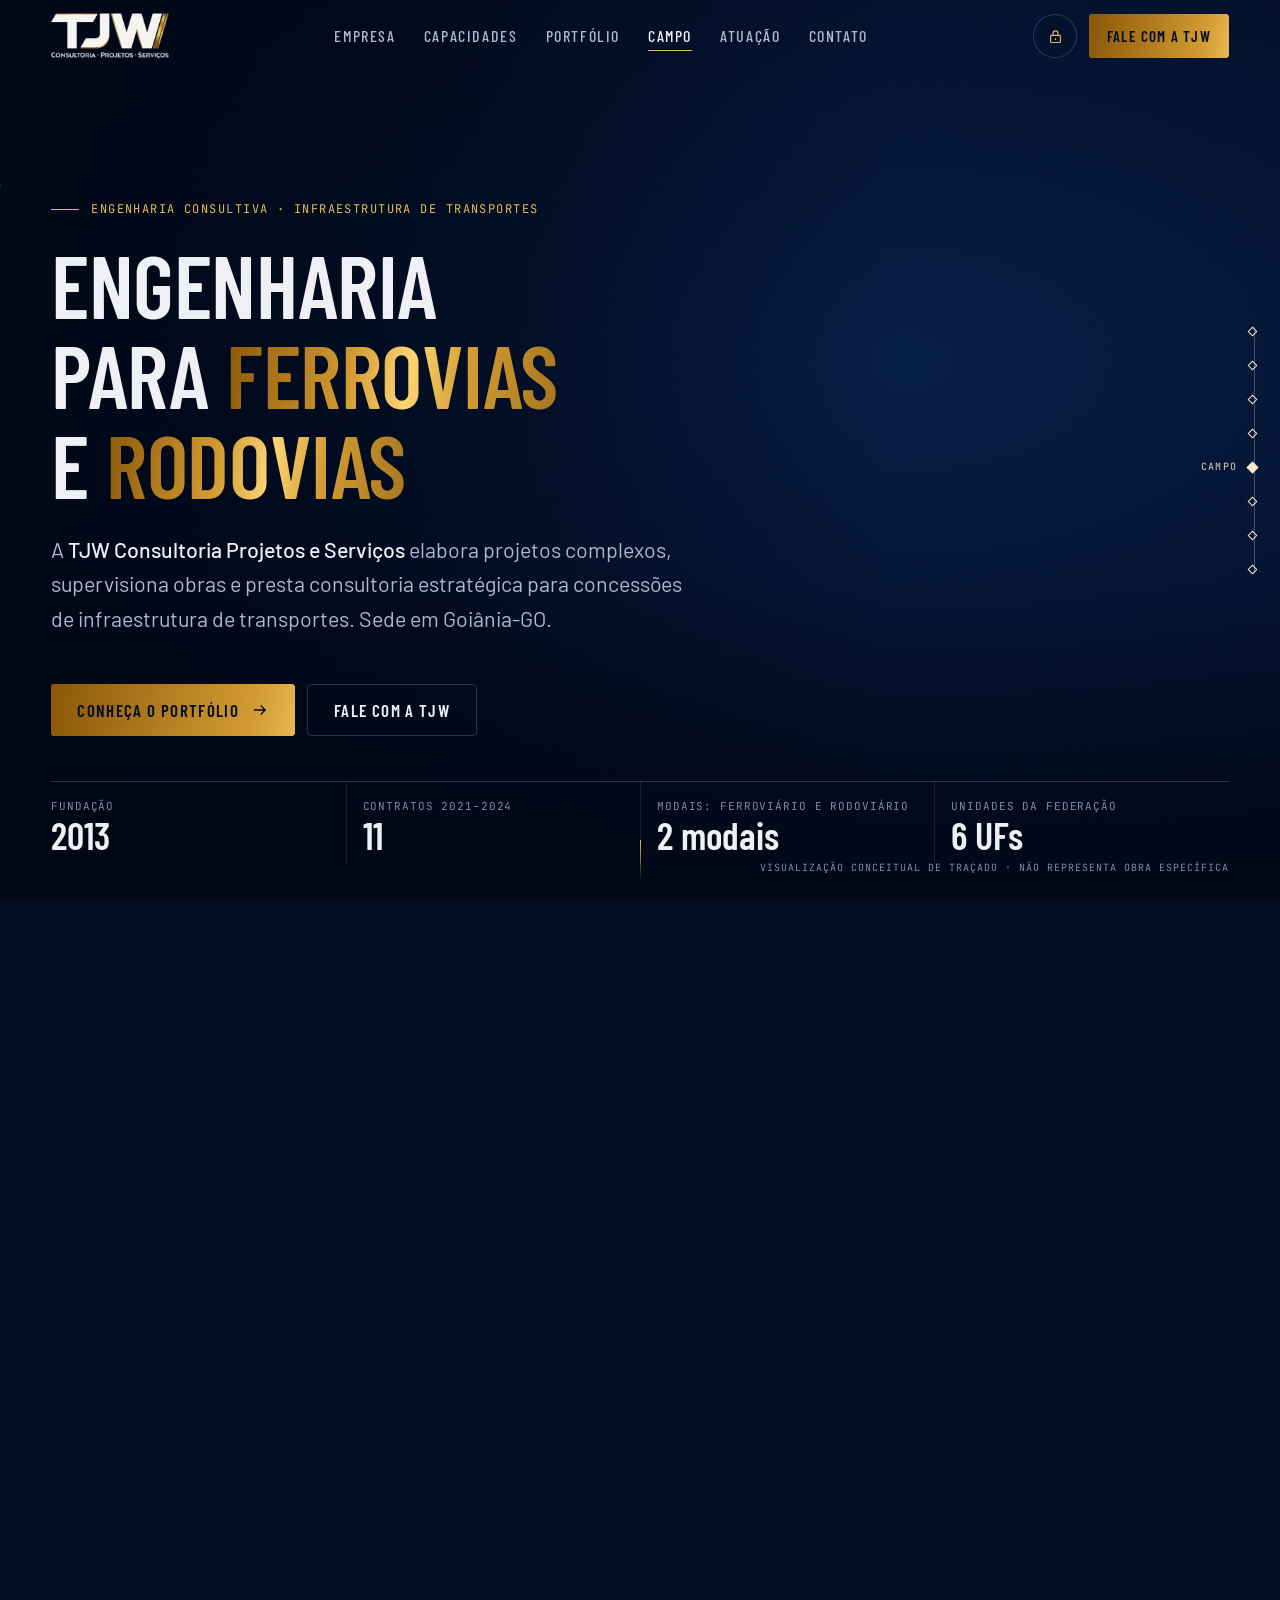
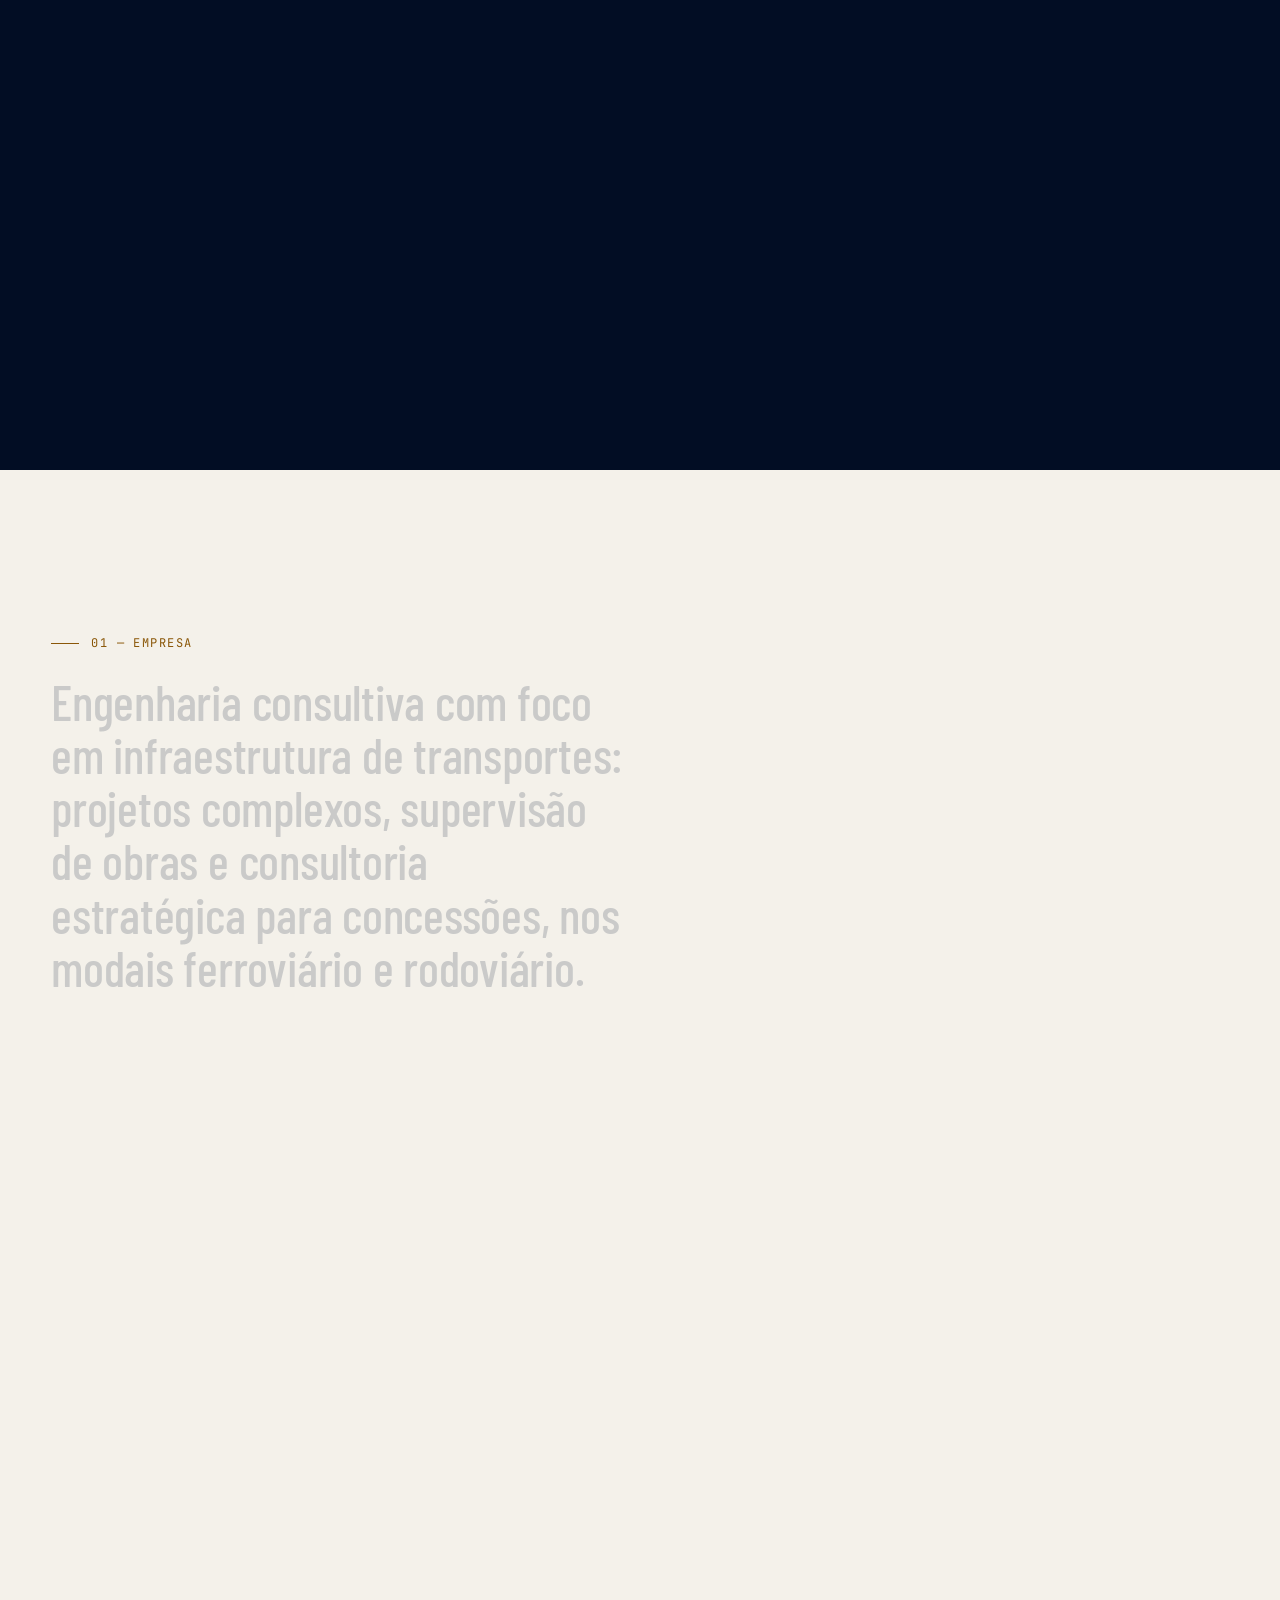
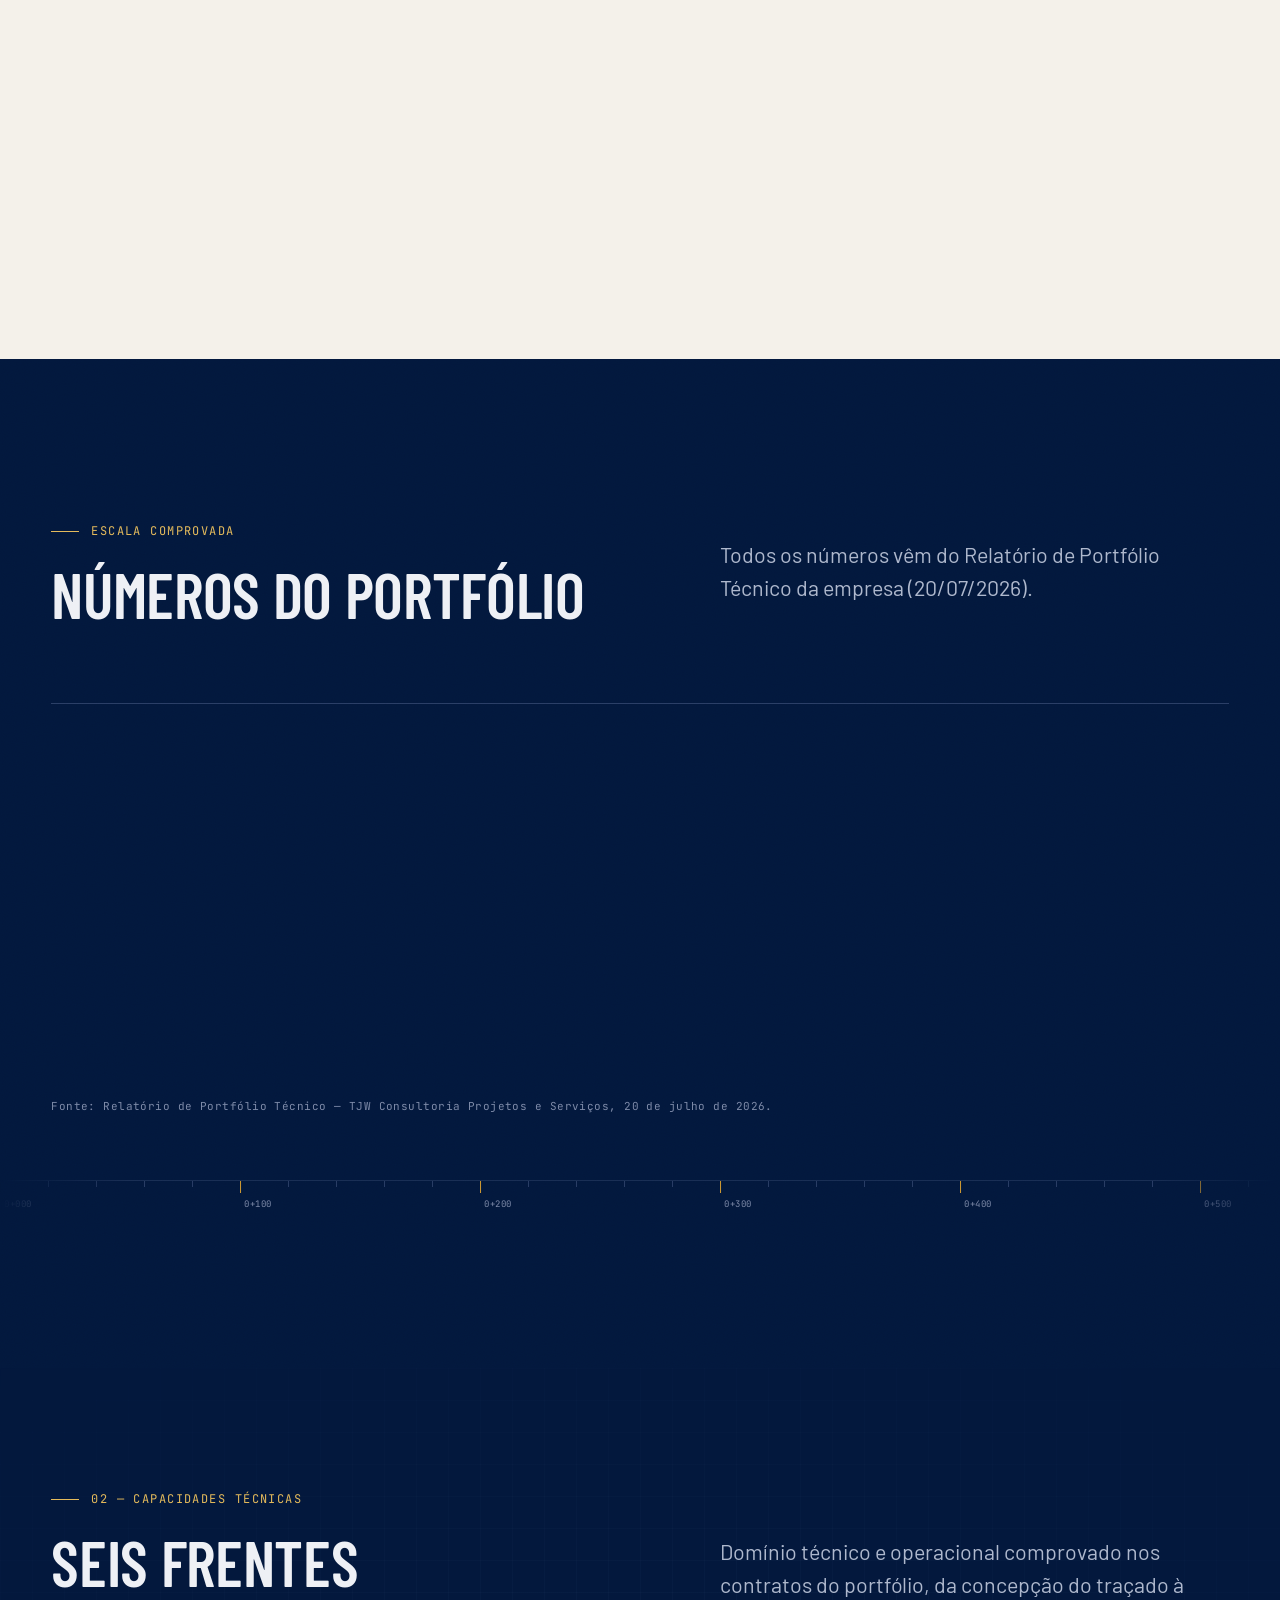
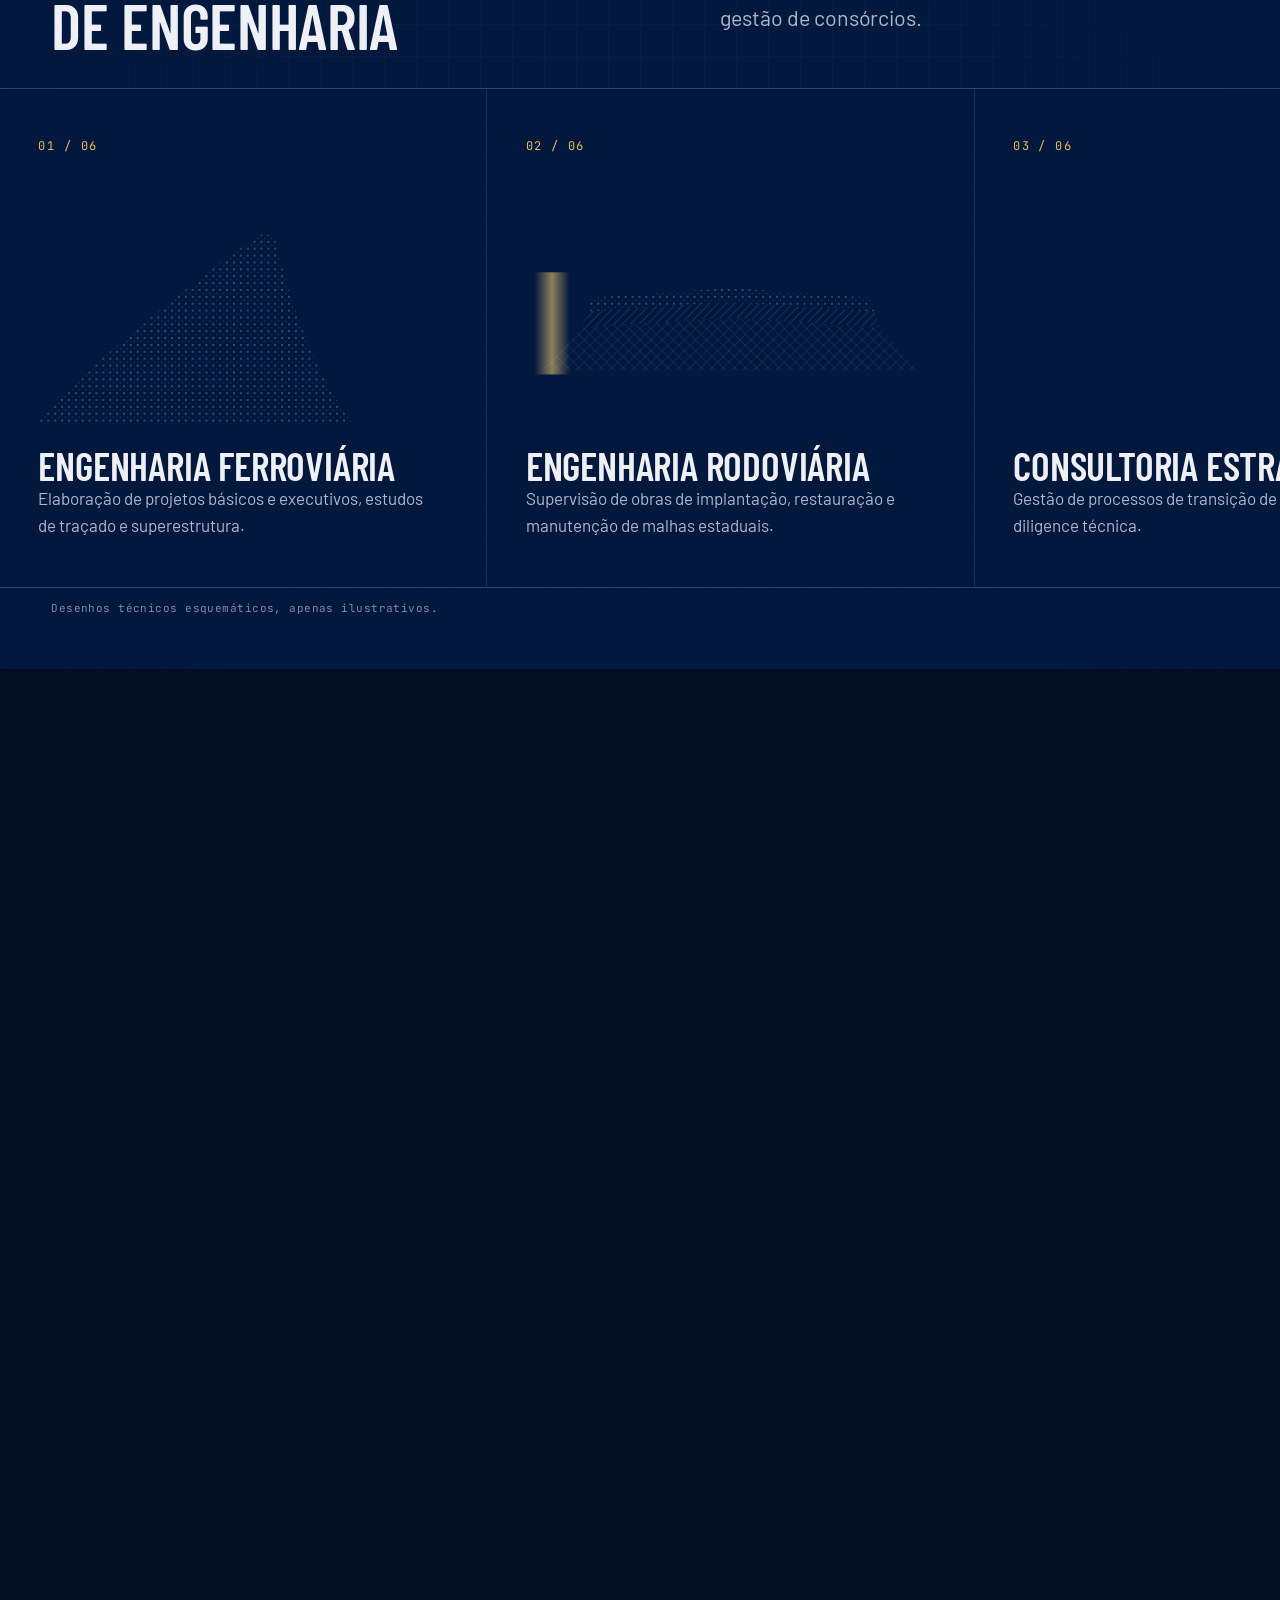
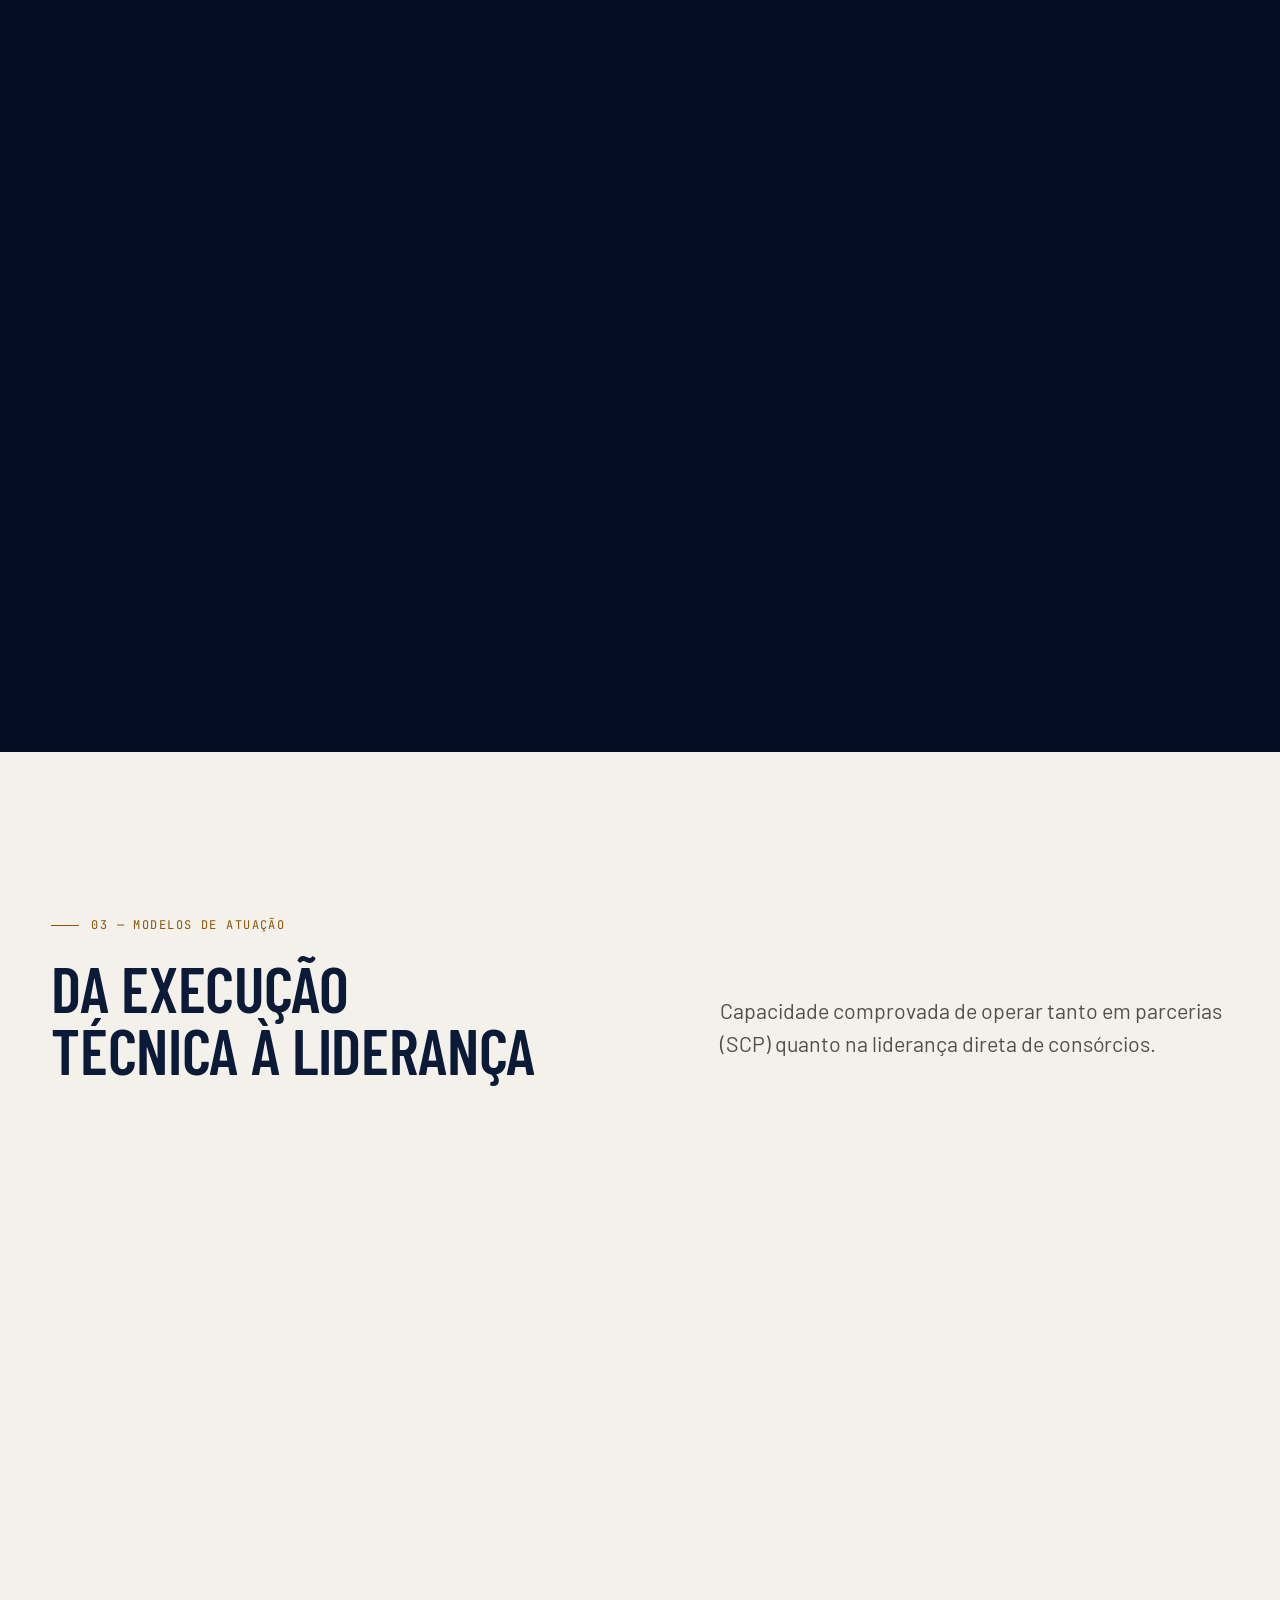
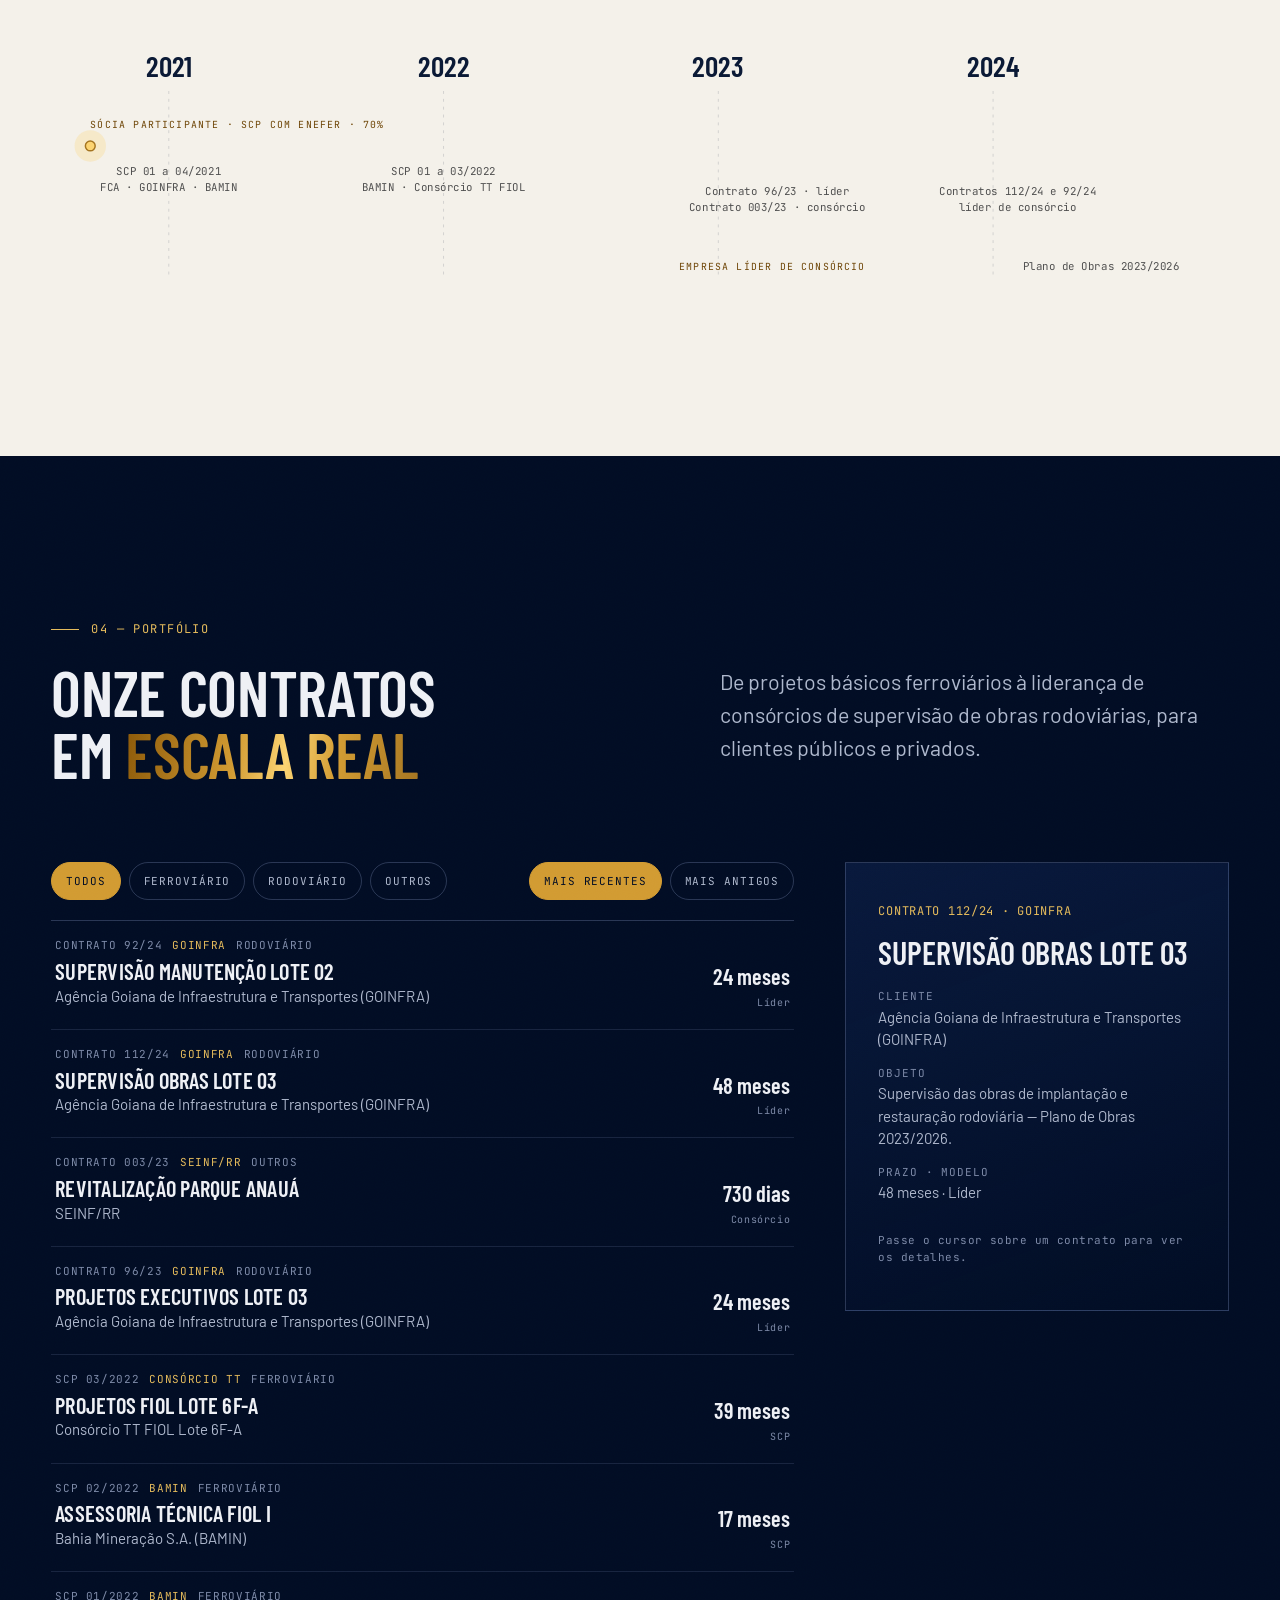
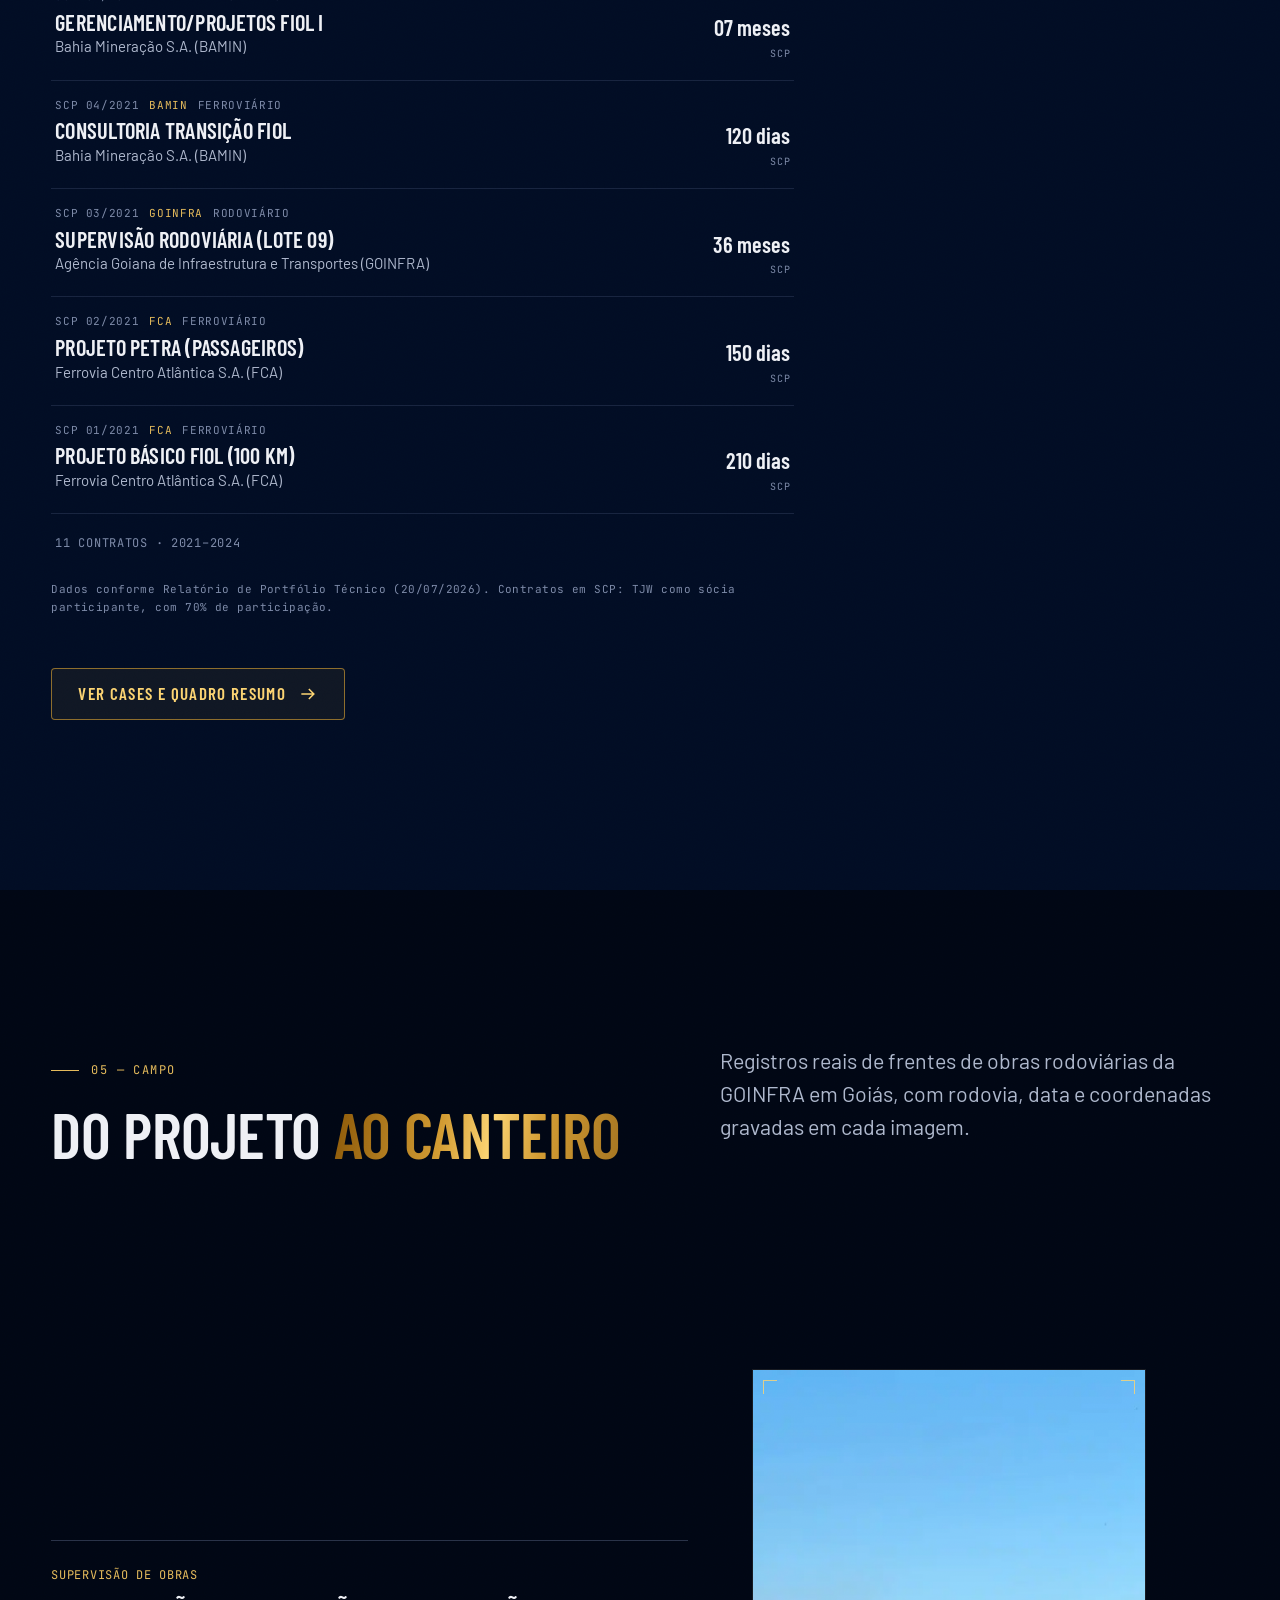
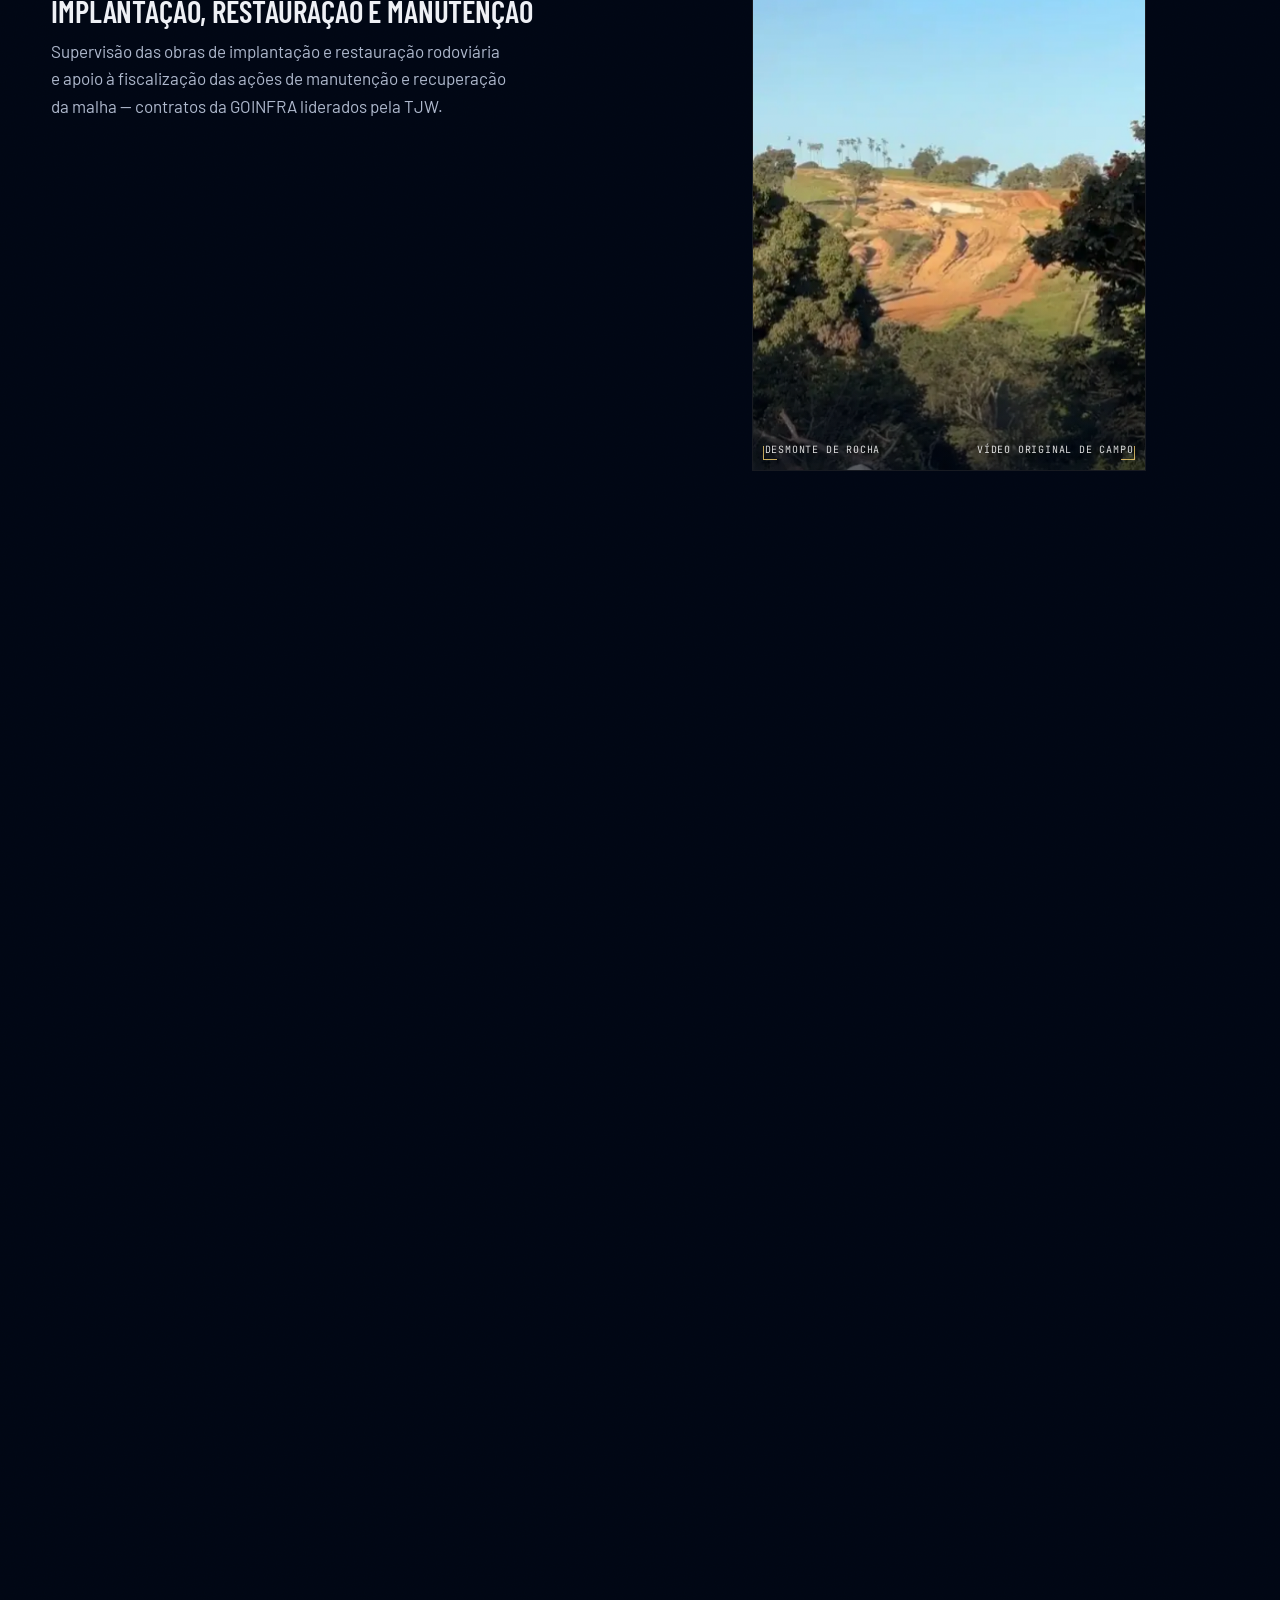
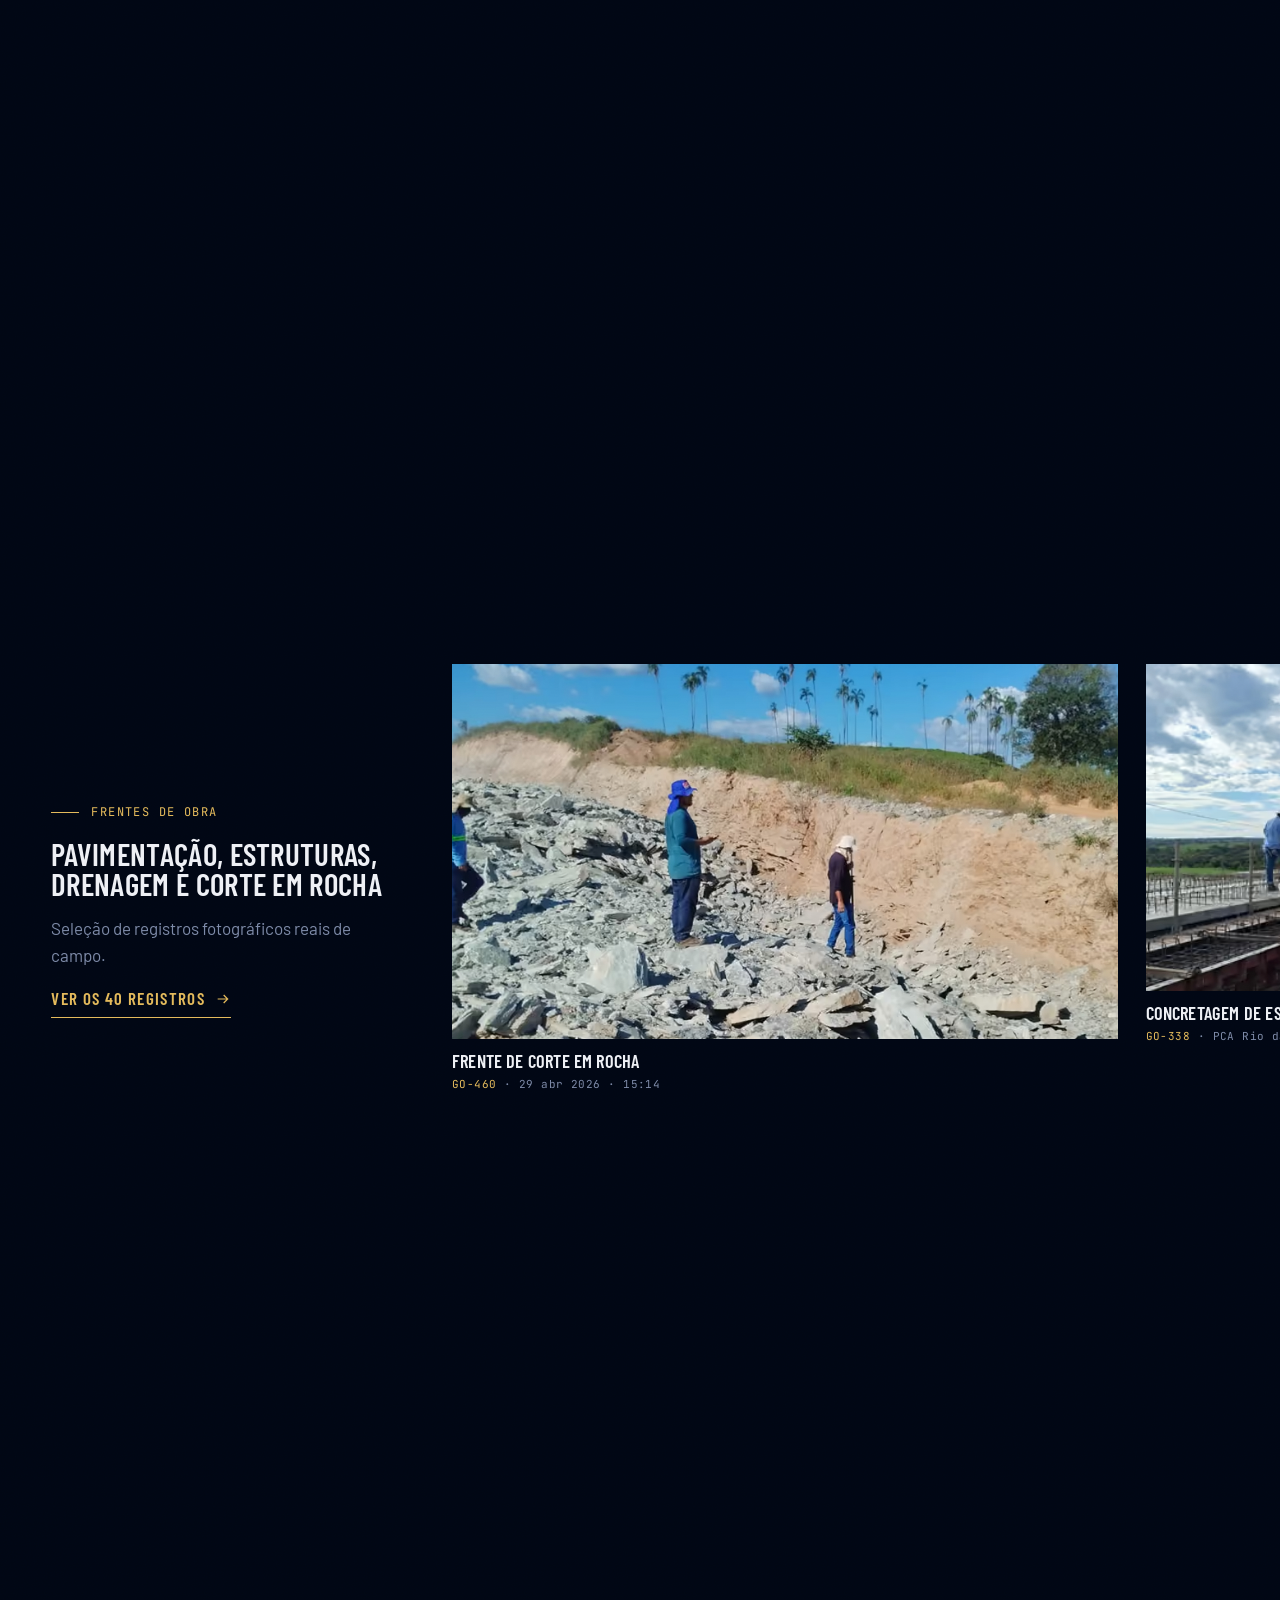
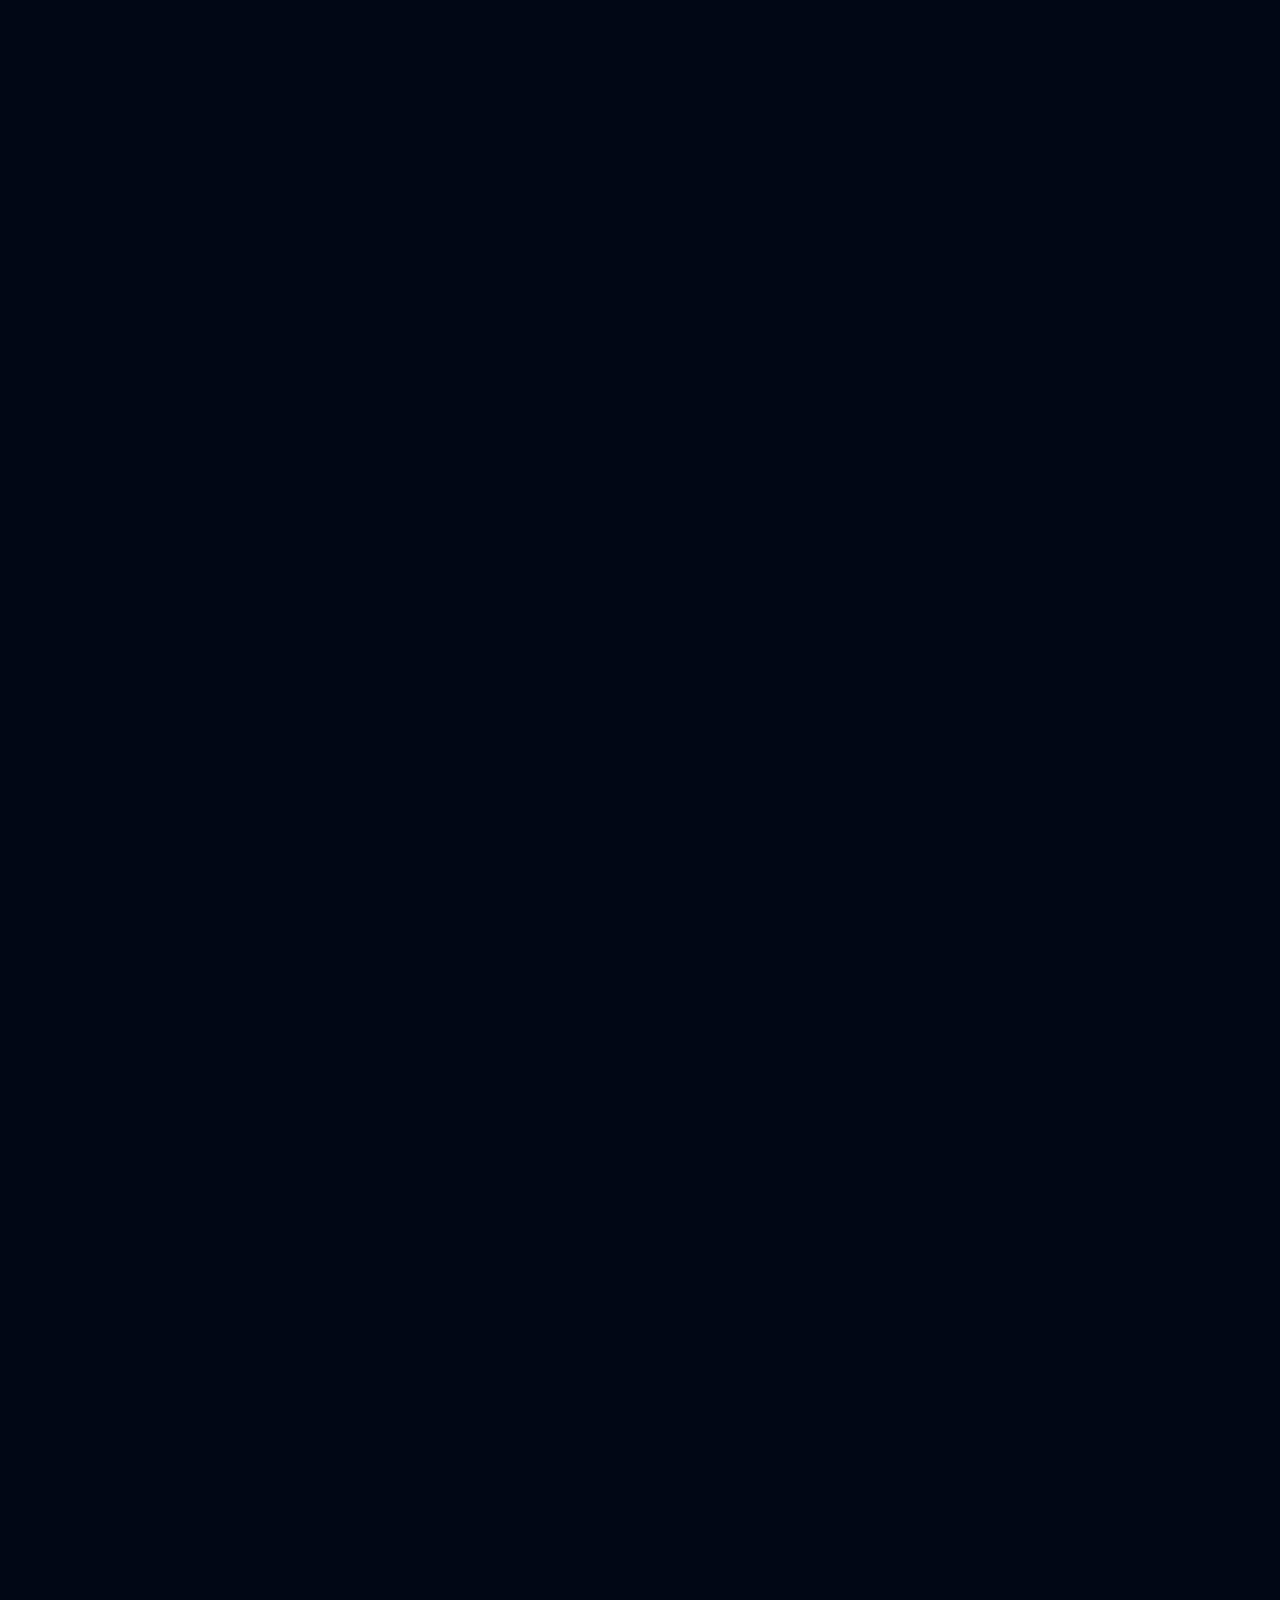
<file: index.html>
<!doctype html>
<html lang="pt-BR">
<head>
  <meta charset="utf-8">
  <meta name="viewport" content="width=device-width, initial-scale=1, viewport-fit=cover">
  <title>TJW Consultoria | Engenharia consultiva em ferrovias e rodovias · Goiânia-GO</title>
  <meta name="description" content="Engenharia consultiva em infraestrutura de transportes: projetos ferroviários, supervisão de obras rodoviárias e consultoria estratégica para concessões. Onze contratos entre 2021 e 2024, com clientes públicos e privados. Sede em Goiânia-GO.">
  <link rel="canonical" href="https://www.tjwconsultoria.com.br/">
  <meta name="robots" content="index, follow, max-image-preview:large">
  <meta name="theme-color" content="#03183d">
  <meta name="author" content="TJW Consultoria Projetos e Serviços">
  <meta name="geo.region" content="BR-GO">
  <meta name="geo.placename" content="Goiânia">

  <meta property="og:type" content="website">
  <meta property="og:locale" content="pt_BR">
  <meta property="og:site_name" content="TJW Consultoria">
  <meta property="og:title" content="TJW Consultoria · Projetos · Serviços">
  <meta property="og:description" content="Engenharia consultiva em infraestrutura de transportes: ferrovias, rodovias e consultoria para concessões. Sede em Goiânia-GO.">
  <meta property="og:url" content="https://www.tjwconsultoria.com.br/">
  <meta property="og:image" content="https://www.tjwconsultoria.com.br/assets/img/og/tjw-consultoria-og.jpg">
  <meta property="og:image:width" content="1200">
  <meta property="og:image:height" content="630">
  <meta property="og:image:alt" content="Logotipo da TJW Consultoria sobre registro de concretagem de estrutura na GO-338">
  <meta name="twitter:card" content="summary_large_image">
  <meta name="twitter:title" content="TJW Consultoria · Projetos · Serviços">
  <meta name="twitter:description" content="Engenharia consultiva em ferrovias, rodovias e concessões. Sede em Goiânia-GO.">
  <meta name="twitter:image" content="https://www.tjwconsultoria.com.br/assets/img/og/tjw-consultoria-og.jpg">

  <link rel="icon" href="favicon.ico" sizes="32x32">
  <link rel="icon" href="favicon-32.png" type="image/png" sizes="32x32">
  <link rel="apple-touch-icon" href="apple-touch-icon.png">
  <link rel="manifest" href="site.webmanifest">
  <link rel="alternate" type="text/plain" href="llms.txt" title="Resumo do site em texto">

  <link rel="preload" href="assets/fonts/barlow-condensed-600.woff2" as="font" type="font/woff2" crossorigin>
  <link rel="preload" href="assets/fonts/barlow-400.woff2" as="font" type="font/woff2" crossorigin>
  <link rel="stylesheet" href="assets/css/main.css">
  <script>
    (function (d) {
      d.classList.add('js');
      if (window.matchMedia && matchMedia('(prefers-reduced-motion: reduce)').matches) d.classList.add('no-motion');
      setTimeout(function () { if (!window.__tjwReady) d.classList.add('fallback'); }, 3500);
    })(document.documentElement);
  </script>
  <script defer src="assets/vendor/gsap.min.js"></script>
  <script defer src="assets/vendor/ScrollTrigger.min.js"></script>
  <script defer src="assets/vendor/lenis.min.js"></script>
  <script defer src="assets/js/hero-tracado.js"></script>
  <script defer src="assets/js/sequencia.js"></script>
  <script defer src="assets/js/main.js"></script>
  <script defer src="assets/js/rodape.js"></script>

  <script type="application/ld+json">
  {
    "@context": "https://schema.org",
    "@graph": [
      {
        "@type": ["Organization", "ProfessionalService"],
        "@id": "https://www.tjwconsultoria.com.br/#organizacao",
        "name": "TJW Consultoria Projetos e Serviços",
        "legalName": "TJW Consultoria Projetos e Serviços Eireli - ME",
        "alternateName": ["TJW Consultoria", "TJW"],
        "description": "Sociedade empresarial especializada na prestação de serviços de engenharia consultiva, com foco em infraestrutura de transportes, abrangendo os modais ferroviário e rodoviário: elaboração de projetos complexos, supervisão de obras e consultoria estratégica para concessões.",
        "url": "https://www.tjwconsultoria.com.br/",
        "logo": { "@type": "ImageObject", "url": "https://www.tjwconsultoria.com.br/assets/img/marca/tjw-consultoria-logo.png", "width": 334, "height": 132 },
        "image": "https://www.tjwconsultoria.com.br/assets/img/og/tjw-consultoria-og.jpg",
        "taxID": "18.365.763/0001-00",
        "subjectOf": { "@id": "https://www.tjwconsultoria.com.br/portfolio/#pagina" },
        "address": {
          "@type": "PostalAddress",
          "streetAddress": "Rua 07, n. 530, Quadra F-3, Lotes 37/39, Sala 105, Setor Oeste",
          "addressLocality": "Goiânia",
          "addressRegion": "GO",
          "postalCode": "74110-130",
          "addressCountry": "BR"
        },
        "areaServed": [
          { "@type": "State", "name": "Goiás" },
          { "@type": "State", "name": "Bahia" },
          { "@type": "State", "name": "Tocantins" },
          { "@type": "AdministrativeArea", "name": "Distrito Federal" },
          { "@type": "State", "name": "Rio de Janeiro" },
          { "@type": "State", "name": "Roraima" }
        ],
        "knowsAbout": ["Engenharia ferroviária", "Engenharia rodoviária", "Projeto básico", "Projeto executivo", "Supervisão de obras rodoviárias", "Consultoria para concessões", "Due diligence técnica", "Estudos geológicos", "Estudos geotécnicos", "Estudos hidrológicos", "Estudos ambientais", "Reassentamento populacional", "Gestão fundiária", "Liderança de consórcios"],
        "hasOfferCatalog": {
          "@type": "OfferCatalog",
          "name": "Capacidades técnicas",
          "itemListElement": [
            { "@type": "Offer", "itemOffered": { "@type": "Service", "name": "Engenharia Ferroviária", "description": "Elaboração de projetos básicos e executivos, estudos de traçado e superestrutura." } },
            { "@type": "Offer", "itemOffered": { "@type": "Service", "name": "Engenharia Rodoviária", "description": "Supervisão de obras de implantação, restauração e manutenção de malhas estaduais." } },
            { "@type": "Offer", "itemOffered": { "@type": "Service", "name": "Consultoria Estratégica", "description": "Gestão de processos de transição de concessões e due diligence técnica." } },
            { "@type": "Offer", "itemOffered": { "@type": "Service", "name": "Estudos Multidisciplinares", "description": "Execução de levantamentos geológicos, geotécnicos, hidrológicos e ambientais." } },
            { "@type": "Offer", "itemOffered": { "@type": "Service", "name": "Gestão Social", "description": "Elaboração e execução de projetos de reassentamento populacional e gestão fundiária." } },
            { "@type": "Offer", "itemOffered": { "@type": "Service", "name": "Liderança de Consórcios", "description": "Gestão administrativa e técnica de grupos de empresas em contratos de alta complexidade." } }
          ]
        }
      },
      {
        "@type": "WebSite",
        "@id": "https://www.tjwconsultoria.com.br/#site",
        "url": "https://www.tjwconsultoria.com.br/",
        "name": "TJW Consultoria",
        "inLanguage": "pt-BR",
        "publisher": { "@id": "https://www.tjwconsultoria.com.br/#organizacao" }
      },
      {
        "@type": "WebPage",
        "@id": "https://www.tjwconsultoria.com.br/#pagina",
        "url": "https://www.tjwconsultoria.com.br/",
        "name": "TJW Consultoria | Engenharia consultiva em ferrovias e rodovias · Goiânia-GO",
        "isPartOf": { "@id": "https://www.tjwconsultoria.com.br/#site" },
        "about": { "@id": "https://www.tjwconsultoria.com.br/#organizacao" },
        "primaryImageOfPage": "https://www.tjwconsultoria.com.br/assets/img/og/tjw-consultoria-og.jpg",
        "mainEntity": { "@id": "https://www.tjwconsultoria.com.br/#organizacao" },
        "significantLink": ["https://www.tjwconsultoria.com.br/portfolio/", "https://www.tjwconsultoria.com.br/campo/"],
        "speakable": { "@type": "SpeakableSpecification", "cssSelector": [".hero__lead", ".manifesto", ".numeros", ".linha-tempo__lista"] },
        "inLanguage": "pt-BR",
        "dateModified": "2026-09-28"
      },
      {
        "@type": "FAQPage",
        "@id": "https://www.tjwconsultoria.com.br/#perguntas",
        "mainEntity": [
          { "@type": "Question", "name": "O que a TJW Consultoria faz?", "acceptedAnswer": { "@type": "Answer", "text": "A TJW Consultoria Projetos e Serviços é uma empresa de engenharia consultiva com foco em infraestrutura de transportes, nos modais ferroviário e rodoviário. Atua na elaboração de projetos complexos, na supervisão de obras e na consultoria estratégica para concessões." } },
          { "@type": "Question", "name": "Em quais modais de transporte a TJW atua?", "acceptedAnswer": { "@type": "Answer", "text": "Ferroviário e rodoviário. No ferroviário, elabora projetos básicos e executivos, estudos de traçado e superestrutura, e presta consultoria para transição de concessões. No rodoviário, supervisiona obras de implantação, restauração e manutenção de malhas estaduais." } },
          { "@type": "Question", "name": "Onde fica a sede da TJW Consultoria?", "acceptedAnswer": { "@type": "Answer", "text": "Rua 07, n. 530, Quadra F-3, Lotes 37/39, Sala 105, Setor Oeste, Goiânia - GO, CEP 74.110-130." } },
          { "@type": "Question", "name": "Quais clientes já contrataram a TJW?", "acceptedAnswer": { "@type": "Answer", "text": "O portfólio inclui contratos com Ferrovia Centro Atlântica S.A. (FCA), Bahia Mineração S.A. (BAMIN), Agência Goiana de Infraestrutura e Transportes (GOINFRA), Consórcio TT FIOL Lote 6F-A e SEINF/RR." } },
          { "@type": "Question", "name": "A TJW atua em consórcios?", "acceptedAnswer": { "@type": "Answer", "text": "Sim. A TJW é empresa líder de consórcios contratados pela GOINFRA, como o Consórcio Supervisor GO (Contrato 112/2024) e o Consórcio TJW-CAVA (Contrato 92/2024). Entre 2021 e 2023 atuou como sócia participante, com 70% de participação, em Sociedades em Conta de Participação com a ENEFER Consultoria Projetos Ltda." } },
          { "@type": "Question", "name": "Qual é o porte do portfólio da TJW?", "acceptedAnswer": { "@type": "Answer", "text": "O Relatório de Portfólio Técnico de 20 de julho de 2026 lista 11 contratos, entre 2021 e 2024, com clientes públicos e privados nos modais ferroviário e rodoviário, em seis unidades da federação." } },
          { "@type": "Question", "name": "Quais estudos técnicos a TJW executa?", "acceptedAnswer": { "@type": "Answer", "text": "Levantamentos geológicos, geotécnicos, hidrológicos e ambientais, além de projetos de reassentamento populacional e gestão fundiária." } }
        ]
      }
    ]
  }
  </script>
</head>
<body>
  <svg class="defs-tecnicos" width="0" height="0" aria-hidden="true" focusable="false">
    <defs>
      <pattern id="h-diag" width="6" height="6" patternUnits="userSpaceOnUse" patternTransform="rotate(45)"><path d="M0 0V6" stroke="#8fa3cf" stroke-opacity=".35" stroke-width="1"/></pattern>
      <pattern id="h-cruz" width="8" height="8" patternUnits="userSpaceOnUse" patternTransform="rotate(45)"><path d="M0 0V8M0 0H8" stroke="#8fa3cf" stroke-opacity=".22" stroke-width="1"/></pattern>
      <pattern id="h-pontos" width="7" height="7" patternUnits="userSpaceOnUse"><circle cx="2" cy="2" r=".9" fill="#8fa3cf" fill-opacity=".5"/><circle cx="5.5" cy="5.5" r=".6" fill="#8fa3cf" fill-opacity=".35"/></pattern>
      <pattern id="h-rocha" width="16" height="10" patternUnits="userSpaceOnUse"><path d="M0 0H16M0 5H16M4 0V5M12 5V10" stroke="#8fa3cf" stroke-opacity=".28" stroke-width="1"/></pattern>
      <pattern id="h-ouro" width="5" height="5" patternUnits="userSpaceOnUse" patternTransform="rotate(-45)"><path d="M0 0V5" stroke="#d29b32" stroke-opacity=".55" stroke-width="1"/></pattern>
      <linearGradient id="g-varre" x1="0" x2="1" y1="0" y2="0"><stop offset="0" stop-color="#fcd472" stop-opacity="0"/><stop offset=".5" stop-color="#fcd472" stop-opacity=".55"/><stop offset="1" stop-color="#fcd472" stop-opacity="0"/></linearGradient>
    </defs>
  </svg>
  <a class="skip-link" href="#conteudo">Pular para o conteúdo</a>

  <header class="site-header" data-transparente>
    <div class="wrap">
      <a class="brand" href="https://www.tjwconsultoria.com.br/" aria-label="TJW Consultoria — página inicial">
        <img src="assets/img/marca/tjw-consultoria-logo-negativo.png" width="334" height="132" alt="TJW Consultoria · Projetos · Serviços">
      </a>
      <nav class="nav-main" aria-label="Principal">
        <ul>
          <li><a href="#empresa">Empresa</a></li>
          <li><a href="#capacidades">Capacidades</a></li>
          <li><a href="https://www.tjwconsultoria.com.br/portfolio/">Portfólio</a></li>
          <li><a href="#campo">Campo</a></li>
          <li><a href="#atuacao">Atuação</a></li>
          <li><a href="#contato">Contato</a></li>
        </ul>
      </nav>
      <a class="acesso" href="https://tjw.inlinedigital.com.br/login" target="_blank" rel="noopener nofollow" title="Sistema corporativo TJW (abre em nova aba)"><svg viewBox="0 0 24 24" fill="none" stroke="currentColor" stroke-width="1.6" aria-hidden="true"><rect x="5" y="10.5" width="14" height="10" rx="1.5"/><path d="M8.5 10.5V7.5a3.5 3.5 0 0 1 7 0v3"/><path d="M12 14.5v2.5"/></svg><span class="acesso__txt">Acesso corporativo</span><span class="visually-hidden"> (abre em nova aba)</span></a>
      <a class="btn btn--gold header-cta" href="#contato">Fale com a TJW</a>
      <button class="menu-toggle" type="button" aria-expanded="false" aria-controls="menu-movel"><span class="lbl">Menu</span><span class="bars" aria-hidden="true"></span></button>
    </div>
  </header>

  <nav class="nav-mobile" id="menu-movel" aria-label="Menu" inert>
    <ol>
      <li><a href="#empresa">Empresa</a></li>
      <li><a href="#capacidades">Capacidades</a></li>
      <li><a href="https://www.tjwconsultoria.com.br/portfolio/">Portfólio</a></li>
      <li><a href="#campo">Campo</a></li>
      <li><a href="#atuacao">Onde atuamos</a></li>
      <li><a href="#contato">Contato</a></li>
    </ol>
    <div class="nav-mobile__foot">
      <p>Rua 07, n. 530, Qd. F-3, Lts. 37/39, Sala 105<br>Setor Oeste, Goiânia - GO</p>
      <!-- REDES SOCIAIS: ao receber os endereços, acrescente em cada <a> href="https://..." target="_blank" rel="noopener" e remova "(em breve)" -->
      <ul class="redes" aria-label="Redes sociais">
        <li><a class="redes__link" aria-label="Instagram da TJW Consultoria (em breve)" title="Instagram · em breve"><svg viewBox="0 0 24 24" fill="none" stroke="currentColor" stroke-width="1.6" aria-hidden="true"><rect x="3.5" y="3.5" width="17" height="17" rx="5"/><circle cx="12" cy="12" r="4"/><circle cx="17.2" cy="6.8" r=".9" fill="currentColor" stroke="none"/></svg></a></li>
        <li><a class="redes__link" aria-label="LinkedIn da TJW Consultoria (em breve)" title="LinkedIn · em breve"><svg viewBox="0 0 24 24" fill="none" stroke="currentColor" stroke-width="1.6" aria-hidden="true"><rect x="3.5" y="3.5" width="17" height="17" rx="3"/><path d="M8 10.5V16.5M8 7.6v.1M11.5 16.5v-6M11.5 13.2c0-1.6 1-2.7 2.5-2.7s2.5 1.1 2.5 2.7v3.3"/></svg></a></li>
      </ul>
      <a class="acesso acesso--menu" href="https://tjw.inlinedigital.com.br/login" target="_blank" rel="noopener nofollow" title="Sistema corporativo TJW (abre em nova aba)"><svg viewBox="0 0 24 24" fill="none" stroke="currentColor" stroke-width="1.6" aria-hidden="true"><rect x="5" y="10.5" width="14" height="10" rx="1.5"/><path d="M8.5 10.5V7.5a3.5 3.5 0 0 1 7 0v3"/><path d="M12 14.5v2.5"/></svg><span class="acesso__txt">Acesso corporativo</span><span class="visually-hidden"> (abre em nova aba)</span></a>
      <a class="btn btn--gold" href="#contato">Fale com a TJW</a>
    </div>
  </nav>

  <nav class="estacas" aria-label="Seções da página">
    <ol>
      <li><a href="#empresa"><span>Empresa</span></a></li>
      <li><a href="#capacidades"><span>Capacidades</span></a></li>
      <li><a href="#modelos"><span>Modelos</span></a></li>
      <li><a href="#portfolio"><span>Portfólio</span></a></li>
      <li><a href="#campo"><span>Campo</span></a></li>
      <li><a href="#atuacao"><span>Atuação</span></a></li>
      <li><a href="#clientes"><span>Clientes</span></a></li>
      <li><a href="#contato"><span>Contato</span></a></li>
    </ol>
  </nav>

  <main id="conteudo">

    <!-- ================= HERO ================= -->
    <section class="hero grain" id="inicio" data-hero aria-labelledby="hero-titulo">
      <!-- Vídeo cinematográfico opcional (Higgsfield): <div class="hero__bg" data-hero-seq="assets/seq/hero/" data-frames="120" aria-hidden="true"></div> -->
      <div class="hero__canvas" aria-hidden="true"></div>
      <div class="hero__shade" aria-hidden="true"></div>
      <div class="wrap hero__content">
        <p class="eyebrow" data-in>Engenharia consultiva · Infraestrutura de transportes</p>
        <h1 class="hero__title" id="hero-titulo">
          <span class="ln"><span>Engenharia</span></span>
          <span class="ln"><span>para <span class="gold-text">ferrovias</span></span></span>
          <span class="ln"><span>e <span class="gold-text">rodovias</span></span></span>
        </h1>
        <p class="hero__lead" data-in>A <strong>TJW Consultoria Projetos e Serviços</strong> elabora projetos complexos, supervisiona obras e presta consultoria estratégica para concessões de infraestrutura de transportes. Sede em Goiânia-GO.</p>
        <div class="hero__ctas" data-in>
          <a class="btn btn--gold" href="#portfolio">Conheça o portfólio <svg viewBox="0 0 24 24" fill="none" stroke="currentColor" stroke-width="1.8" aria-hidden="true"><path d="M4 12h15M13 6l6 6-6 6"/></svg></a>
          <a class="btn btn--line" href="#contato">Fale com a TJW</a>
        </div>
        <dl class="hero__stats" data-in>
          <div><dt>Fundação</dt><dd>2013</dd></div>
          <div><dt>Contratos 2021–2024</dt><dd>11</dd></div>
          <div><dt>Modais: ferroviário e rodoviário</dt><dd>2 modais</dd></div>
          <div><dt>Unidades da federação</dt><dd>6 UFs</dd></div>
        </dl>
      </div>
      <div class="hero__statement" aria-hidden="true"><p>Do traçado <span class="gold-text">ao canteiro</span>.</p></div>
      <p class="hero__nota">Visualização conceitual de traçado · não representa obra específica</p>
      <span class="scroll-cue" aria-hidden="true"></span>
    </section>

    <!-- ================= EMPRESA ================= -->
    <section class="section theme-paper" id="empresa" data-estaca aria-labelledby="empresa-titulo">
      <div class="wrap">
        <p class="eyebrow">01 — Empresa</p>
        <h2 class="visually-hidden" id="empresa-titulo">Quem é a TJW Consultoria</h2>
        <p class="manifesto">Engenharia consultiva com foco em <em>infraestrutura de transportes</em>: projetos complexos, supervisão de obras e consultoria estratégica para <em>concessões</em>, nos modais ferroviário e rodoviário.</p>

        <div class="empresa-grid">
          <div class="empresa-texto" data-reveal>
            <p>A TJW Consultoria Projetos e Serviços Eireli - ME é uma sociedade empresarial especializada na prestação de serviços de engenharia consultiva, com foco em infraestrutura de transportes, abrangendo os modais ferroviário e rodoviário. A empresa consolidou-se no mercado nacional pela excelência na elaboração de projetos complexos, supervisão de obras e consultoria estratégica para concessões.</p>
            <p>Em sua trajetória, a TJW atuou como sócia participante responsável pela execução técnica direta em contratos de engenharia e evoluiu para a posição de empresa líder em consórcios de grande porte contratados pela administração pública.</p>
            <a class="link-arrow" href="https://www.tjwconsultoria.com.br/portfolio/">Ver portfólio técnico completo <svg viewBox="0 0 24 24" fill="none" stroke="currentColor" stroke-width="1.8" aria-hidden="true"><path d="M4 12h15M13 6l6 6-6 6"/></svg></a>
          </div>
          <aside class="ficha" data-reveal aria-labelledby="ficha-titulo">
            <h3 id="ficha-titulo">Dados cadastrais</h3>
            <dl>
              <div><dt>Razão social</dt><dd>TJW Consultoria Projetos e Serviços Eireli - ME</dd></div>
              <div><dt>CNPJ</dt><dd>18.365.763/0001-00</dd></div>
              <div><dt>Ramo de atuação</dt><dd>Consultoria, projetos e serviços de engenharia multidisciplinar</dd></div>
              <div><dt>Sede</dt><dd>Rua 07, n. 530, Quadra F-3, Lotes 37/39, Sala 105, Setor Oeste, Goiânia - GO, CEP 74.110-130</dd></div>
            </dl>
          </aside>
        </div>
        <div class="empresa__estrutura" aria-hidden="true">
      <svg class="estrutura" viewBox="0 24 1200 196" fill="none" aria-hidden="true" focusable="false">
        <g class="estrutura__base">
          <path data-risco pathLength="1" d="M0 214C80 214 100 220 110 228C200 300 330 372 470 384S700 380 790 330C900 262 1040 226 1110 222C1150 220 1180 218 1200 218"/>
          <path data-risco pathLength="1" d="M0 170H1200"/>
          <path data-risco pathLength="1" d="M0 178H1200"/>
          <path data-risco pathLength="1" d="M110 170L131.25 104M131.3 104L152.5 170M152.5 170L173.8 104M173.8 104L195 170M195 170L216.3 104M216.3 104L237.5 170M237.5 170L258.8 104M258.8 104L280 170M280 170L301.3 104M301.3 104L322.5 170M322.5 170L343.8 104M343.8 104L365 170M365 170L386.3 104M386.3 104L407.5 170M407.5 170L428.8 104M428.8 104L450 170M131.3 104H428.8M428.8 104L450 170M450 170L471.25 104M471.3 104L492.5 170M492.5 170L513.8 104M513.8 104L535 170M535 170L556.3 104M556.3 104L577.5 170M577.5 170L598.8 104M598.8 104L620 170M620 170L641.3 104M641.3 104L662.5 170M662.5 170L683.8 104M683.8 104L705 170M705 170L726.3 104M726.3 104L747.5 170M747.5 170L768.8 104M768.8 104L790 170M471.3 104H768.8M768.8 104L790 170M790 170L810 104M810 104L830 170M830 170L850 104M850 104L870 170M870 170L890 104M890 104L910 170M910 170L930 104M930 104L950 170M950 170L970 104M970 104L990 170M990 170L1010 104M1010 104L1030 170M1030 170L1050 104M1050 104L1070 170M1070 170L1090 104M1090 104L1110 170M810 104H1090M1090 104L1110 170"/>
          <path data-risco pathLength="1" d="M152.5 170V178M195 170V178M237.5 170V178M280 170V178M322.5 170V178M365 170V178M407.5 170V178M492.5 170V178M535 170V178M577.5 170V178M620 170V178M662.5 170V178M705 170V178M747.5 170V178M830 170V178M870 170V178M910 170V178M950 170V178M990 170V178M1030 170V178M1070 170V178"/>
          <path data-risco pathLength="1" d="M438 178V384M462 178V384M420 384H480V400H420ZM778 178V330M802 178V330M760 330H820V346H760Z"/>
          <path data-risco pathLength="1" d="M70 178H116V230H70ZM1104 178H1150V224H1104Z"/>
          <path data-risco pathLength="1" d="M500 360q10 -4 20 0t20 0t20 0t20 0t20 0t20 0t20 0t20 0t20 0t20 0t20 0M540 372q10 -4 20 0t20 0t20 0t20 0t20 0t20 0t20 0"/>
          <path data-risco pathLength="1" d="M110 40V56M450 40V56M790 40V56M1110 40V56M110 48H1110"/>
        </g>
        <g class="estrutura__ouro">
          <path data-risco pathLength="1" d="M0 164H1200"/>
          <path data-risco pathLength="1" d="M450 178V384M790 178V330"/>
        </g>
        <path class="ponte-luz" pathLength="1" d="M0 164H1200"/>
        <g class="estrutura__txt">
          <text x="280" y="36" text-anchor="middle">34,00</text><text x="620" y="36" text-anchor="middle">34,00</text><text x="950" y="36" text-anchor="middle">32,00</text>
          <text x="110" y="252" text-anchor="middle">E1</text><text x="450" y="406" text-anchor="middle">P1</text><text x="790" y="352" text-anchor="middle">P2</text><text x="1110" y="246" text-anchor="middle">E2</text>
          <text x="1190" y="158" text-anchor="end">greide</text>
          <text x="1190" y="214" text-anchor="end">elevação · ponte ferroviária em treliça · desenho esquemático</text>
        </g>
      </svg>
        </div>
      </div>
    </section>

    <!-- ================= NÚMEROS ================= -->
    <section class="section theme-navy grain" aria-labelledby="numeros-titulo">
      <div class="wrap">
        <div class="sec-head sec-head--split">
          <div>
            <p class="eyebrow">Escala comprovada</p>
            <h2 class="h2" id="numeros-titulo">Números do portfólio</h2>
          </div>
          <p class="lead">Todos os números vêm do Relatório de Portfólio Técnico da empresa (20/07/2026).</p>
        </div>
        <div class="numeros" data-reveal-stagger>
          <div><p class="num"><span data-count="5">5</span><small>contratantes</small></p><p class="lbl">FCA, BAMIN, GOINFRA, Consórcio TT FIOL e SEINF/RR, entre órgãos públicos e empresas privadas</p><div class="num__viz num__viz--faixa" aria-hidden="true"><div class="faixa-contratos"><i style="flex-grow:121.41" title="Contrato 003/23 · SEINF/RR"></i><i style="flex-grow:71.44" title="Contrato 112/2024 · GOINFRA"></i><i style="flex-grow:28.63" title="Contrato 92/2024 · GOINFRA"></i><i style="flex-grow:10.44" title="SCP 04/2021 · BAMIN"></i><i style="flex-grow:8.99" title="SCP 02/2022 · BAMIN"></i><i style="flex-grow:8.10" title="SCP 01/2022 · BAMIN"></i><i style="flex-grow:6.86" title="SCP 03/2022 · Consórcio TT FIOL"></i><i style="flex-grow:5.55" title="Contrato 96/23 · GOINFRA"></i><i style="flex-grow:3.72" title="SCP 03/2021 · GOINFRA"></i><i style="flex-grow:2.99" title="SCP 01/2021 · FCA"></i><i style="flex-grow:2.39" title="SCP 02/2021 · FCA"></i></div><span>11 contratos no portfólio</span></div></div>
          <div><p class="num"><span data-count="11">11</span></p><p class="lbl">Contratos entre 2021 e 2024, com clientes públicos e privados</p><div class="num__viz" aria-hidden="true"><ol class="anos-mini"><li><span class="losangos"><i></i><i></i><i></i><i></i></span><b>2021</b></li><li><span class="losangos"><i></i><i></i><i></i></span><b>2022</b></li><li><span class="losangos"><i></i><i></i></span><b>2023</b></li><li><span class="losangos"><i></i><i></i></span><b>2024</b></li></ol></div></div>
          <div><p class="num"><span data-count="100">100</span><small>km</small></p><p class="lbl">Trecho do Projeto Básico da FIOL, de Barreiras/BA a Arraias/TO</p><div class="num__viz" aria-hidden="true"><svg class="km-mini" viewBox="0 0 240 40" fill="none"><path class="km-mini__base" d="M10 24H230"/><path class="km-mini__ticks" d="M10 14V24M32 17V24M54 17V24M76 17V24M98 17V24M120 14V24M142 17V24M164 17V24M186 17V24M208 17V24M230 14V24"/><path class="km-mini__luz" pathLength="1" d="M10 24H230"/><circle cx="10" cy="24" r="3"/><circle cx="230" cy="24" r="3"/><text x="10" y="38">Barreiras/BA</text><text x="230" y="38" text-anchor="end">Arraias/TO</text><text x="120" y="10" text-anchor="middle">km 0 · 50 · 100</text></svg></div></div>
          <div><p class="num"><span data-count="6">6</span><small>UFs</small></p><p class="lbl">GO, BA, TO, DF, RJ e RR com contratos no portfólio</p><div class="num__viz num__viz--mapa" data-mini-mapa aria-hidden="true"></div></div>
        </div>
        <p class="fonte">Fonte: Relatório de Portfólio Técnico — TJW Consultoria Projetos e Serviços, 20 de julho de 2026.</p>
      </div>
      <div class="regua" aria-hidden="true"><div class="regua__trilho"><span class="m">0+000</span><span></span><span></span><span></span><span></span><span class="m">0+100</span><span></span><span></span><span></span><span></span><span class="m">0+200</span><span></span><span></span><span></span><span></span><span class="m">0+300</span><span></span><span></span><span></span><span></span><span class="m">0+400</span><span></span><span></span><span></span><span></span><span class="m">0+500</span><span></span><span></span><span></span><span></span><span class="m">0+600</span><span></span><span></span><span></span><span></span><span class="m">0+700</span><span></span><span></span><span></span><span></span><span class="m">0+800</span></div></div>
    </section>

    <!-- ================= CAPACIDADES ================= -->
    <section class="section theme-navy caps caps--h" id="capacidades" data-estaca aria-labelledby="cap-titulo">
      <div class="wrap">
        <div class="sec-head sec-head--split">
          <div>
            <p class="eyebrow">02 — Capacidades técnicas</p>
            <h2 class="h2" id="cap-titulo">Seis frentes de engenharia</h2>
          </div>
          <p class="lead">Domínio técnico e operacional comprovado nos contratos do portfólio, da concepção do traçado à gestão de consórcios.</p>
        </div>
      </div>
      <div class="caps__viewport">
        <ol class="caps__track">
          <li class="cap">
            <span class="cap__n">01 / 06</span>
            <div class="cap__fig">
              <svg class="draw-on" viewBox="0 0 400 250" fill="none" stroke="currentColor" stroke-width="1" aria-hidden="true">
                <g data-p="1" opacity=".5">
                  <path data-draw pathLength="1" d="M0 60C40 50 70 44 110 52S170 38 214 50S300 40 340 50S380 46 400 52"/>
                  <path data-draw pathLength="1" d="M0 44C50 36 90 30 130 38S210 22 260 34S350 26 400 32"/>
                  <path data-draw pathLength="1" d="M0 28C60 22 110 16 160 22S260 8 320 18S380 14 400 16"/>
                </g>
                <g data-p="2">
                  <path fill="url(#h-pontos)" stroke="none" d="M-11.2 250L-2.8 240.5L6 231.3L15 222.3L24.1 213.5L33.1 205L42.2 196.7L51.1 188.7L60 180.9L68.7 173.3L77.3 166L85.7 158.9L94 152.1L102 145.5L109.9 139.1L117.5 133L124.9 127.1L132 121.5L138.9 116.1L145.5 110.9L151.9 106L158 101.3L163.8 96.9L169.4 92.7L174.6 88.7L179.6 85L184.2 81.5L188.6 78.3L192.6 75.3L196.4 72.5L199.8 70L202.9 67.7L205.7 65.7L208.1 63.9L210.3 62.3L212.1 61L213.6 59.9L214.7 59.1L215.5 58.5L216 58.1L216.2 58L231.8 58L231.8 58.1L231.9 58.5L232 59.1L232.2 59.9L232.5 61L232.8 62.3L233.1 63.9L233.5 65.7L234 67.7L234.6 70L235.2 72.5L235.8 75.3L236.6 78.3L237.4 81.5L238.3 85L239.3 88.7L240.4 92.7L241.6 96.9L242.8 101.3L244.2 106L245.7 110.9L247.3 116.1L249 121.5L250.9 127.1L252.9 133L255.1 139.1L257.4 145.5L259.9 152.1L262.6 158.9L265.5 166L268.6 173.3L272 180.9L275.6 188.7L279.4 196.7L283.6 205L288.2 213.5L293.1 222.3L298.5 231.3L304.4 240.5L311.2 250Z"/>
                  <path data-draw pathLength="1" opacity=".55" d="M-11.2 250L-2.8 240.5L6 231.3L15 222.3L24.1 213.5L33.1 205L42.2 196.7L51.1 188.7L60 180.9L68.7 173.3L77.3 166L85.7 158.9L94 152.1L102 145.5L109.9 139.1L117.5 133L124.9 127.1L132 121.5L138.9 116.1L145.5 110.9L151.9 106L158 101.3L163.8 96.9L169.4 92.7L174.6 88.7L179.6 85L184.2 81.5L188.6 78.3L192.6 75.3L196.4 72.5L199.8 70L202.9 67.7L205.7 65.7L208.1 63.9L210.3 62.3L212.1 61L213.6 59.9L214.7 59.1L215.5 58.5L216 58.1L216.2 58"/>
                  <path data-draw pathLength="1" opacity=".55" d="M311.2 250L304.4 240.5L298.5 231.3L293.1 222.3L288.2 213.5L283.6 205L279.4 196.7L275.6 188.7L272 180.9L268.6 173.3L265.5 166L262.6 158.9L259.9 152.1L257.4 145.5L255.1 139.1L252.9 133L250.9 127.1L249 121.5L247.3 116.1L245.7 110.9L244.2 106L242.8 101.3L241.6 96.9L240.4 92.7L239.3 88.7L238.3 85L237.4 81.5L236.6 78.3L235.8 75.3L235.2 72.5L234.6 70L234 67.7L233.5 65.7L233.1 63.9L232.8 62.3L232.5 61L232.2 59.9L232 59.1L231.9 58.5L231.8 58.1L231.8 58"/>
                  <path data-draw pathLength="1" stroke-width="1.4" d="M26 250H274M42.3 228.1H263.4M59.8 207.5H255.6M77.5 188.2H249.5M94.8 170.3H244.8M111.5 153.7H241.1M127.4 138.4H238.2M142.3 124.4H236M156.1 111.8H234.3M168.7 100.5H233M180 90.6H232M189.9 81.9H231.3M198.4 74.6H230.8M205.4 68.6H230.5M210.9 64H230.2M214.8 60.7H230.1M217.2 58.7H230"/>
                  <path class="g" data-draw pathLength="1" stroke-width="1.8" d="M68.2 250L72.8 240.5L78 231.3L83.5 222.3L89.1 213.5L94.8 205L100.6 196.7L106.4 188.7L112.2 180.9L117.9 173.3L123.6 166L129.3 158.9L134.8 152.1L140.3 145.5L145.6 139.1L150.8 133L155.9 127.1L160.8 121.5L165.6 116.1L170.2 110.9L174.6 106L178.9 101.3L183 96.9L186.9 92.7L190.5 88.7L194 85L197.3 81.5L200.4 78.3L203.3 75.3L205.9 72.5L208.3 70L210.5 67.7L212.5 65.7L214.3 63.9L215.8 62.3L217.1 61L218.2 59.9L219 59.1L219.6 58.5L219.9 58.1L220 58"/>
                  <path class="g" data-draw pathLength="1" stroke-width="1.8" d="M231.8 250L228.8 240.5L226.5 231.3L224.7 222.3L223.2 213.5L222 205L221 196.7L220.3 188.7L219.8 180.9L219.4 173.3L219.2 166L219.1 158.9L219.1 152.1L219.2 145.5L219.3 139.1L219.6 133L219.9 127.1L220.2 121.5L220.6 116.1L221 110.9L221.5 106L222 101.3L222.4 96.9L222.9 92.7L223.4 88.7L223.9 85L224.3 81.5L224.8 78.3L225.2 75.3L225.6 72.5L226 70L226.4 67.7L226.7 65.7L227 63.9L227.2 62.3L227.4 61L227.6 59.9L227.8 59.1L227.9 58.5L227.9 58.1L228 58"/>
                  <path class="pulso" pathLength="1" d="M68.2 250L72.8 240.5L78 231.3L83.5 222.3L89.1 213.5L94.8 205L100.6 196.7L106.4 188.7L112.2 180.9L117.9 173.3L123.6 166L129.3 158.9L134.8 152.1L140.3 145.5L145.6 139.1L150.8 133L155.9 127.1L160.8 121.5L165.6 116.1L170.2 110.9L174.6 106L178.9 101.3L183 96.9L186.9 92.7L190.5 88.7L194 85L197.3 81.5L200.4 78.3L203.3 75.3L205.9 72.5L208.3 70L210.5 67.7L212.5 65.7L214.3 63.9L215.8 62.3L217.1 61L218.2 59.9L219 59.1L219.6 58.5L219.9 58.1L220 58"/>
                  <path class="pulso pulso--b" pathLength="1" d="M231.8 250L228.8 240.5L226.5 231.3L224.7 222.3L223.2 213.5L222 205L221 196.7L220.3 188.7L219.8 180.9L219.4 173.3L219.2 166L219.1 158.9L219.1 152.1L219.2 145.5L219.3 139.1L219.6 133L219.9 127.1L220.2 121.5L220.6 116.1L221 110.9L221.5 106L222 101.3L222.4 96.9L222.9 92.7L223.4 88.7L223.9 85L224.3 81.5L224.8 78.3L225.2 75.3L225.6 72.5L226 70L226.4 67.7L226.7 65.7L227 63.9L227.2 62.3L227.4 61L227.6 59.9L227.8 59.1L227.9 58.5L227.9 58.1L228 58"/>
                  <path data-draw pathLength="1" d="M68.2 236H231.8M68.2 231V241M231.8 231V241"/>
                  <text x="150" y="230" text-anchor="middle">bitola 1,60 m</text>
                  <path data-draw pathLength="1" opacity=".6" d="M250.9 127.1L276.9 109.1H312.9"/>
                  <text x="278.9" y="105.1">lastro</text>
                  <text x="252.5" y="180">dormente</text>
                </g>
                <g data-p="3" transform="translate(318 96)">
                  <path data-draw pathLength="1" opacity=".5" d="M-14 -12H66V74H-14Z"/>
                  <path class="g" data-draw pathLength="1" stroke-width="1.4" d="M18 6H34V14H29V38Q29 42 34 44H44V52H8V44H18Q23 42 23 38V14H18Z"/>
                  <path data-draw pathLength="1" opacity=".6" d="M4 52V60M48 52V60M4 57H48"/>
                  <text x="26" y="68" text-anchor="middle">patim</text>
                  <text x="26" y="0" text-anchor="middle">perfil do trilho</text>
                </g>
                <text x="12" y="244">E 0+000</text>
                <text x="120.9" y="130.1" text-anchor="end">E 0+200</text>
                <text x="186" y="80.2" text-anchor="end">E 0+400</text>
              </svg>
            </div>
            <div>
              <h3>Engenharia Ferroviária</h3>
              <p>Elaboração de projetos básicos e executivos, estudos de traçado e superestrutura.</p>
            </div>
          </li>
          <li class="cap">
            <span class="cap__n">02 / 06</span>
            <div class="cap__fig">
              <svg class="draw-on" viewBox="0 0 400 250" fill="none" stroke="currentColor" stroke-width="1" aria-hidden="true">
                <g data-p="1">
                  <path fill="url(#h-cruz)" stroke="none" d="M48 152L8 196H392L352 152L200 142Z"/>
                  <path data-draw pathLength="1" d="M0 196H400"/>
                  <path data-draw pathLength="1" d="M48 152L8 196M352 152L392 196"/>
                  <path fill="url(#h-diag)" stroke="none" d="M54 136L200 126L346 136L352 152L200 142L48 152Z"/>
                  <path fill="url(#h-pontos)" stroke="none" d="M58 122L200 112L342 122L346 136L200 126L54 136Z"/>
                  <path class="gf" opacity=".85" d="M60 116L200 106L340 116L342 122L200 112L58 122Z"/>
                  <path data-draw pathLength="1" d="M60 116L200 106L340 116"/>
                  <path data-draw pathLength="1" d="M58 122L200 112L342 122"/>
                  <path data-draw pathLength="1" d="M54 136L200 126L346 136"/>
                  <path data-draw pathLength="1" d="M48 152L200 142L352 152"/>
                  <path data-draw pathLength="1" opacity=".7" d="M60 116L50 112L48 116M340 116L350 112L352 116"/>
                </g>
                <g data-p="2">
                  <path data-draw pathLength="1" stroke-dasharray="4 4" d="M200 50V204"/>
                  <text x="200" y="44" text-anchor="middle">eixo</text>
                  <path data-draw pathLength="1" opacity=".75" d="M60 80H340M60 75V85M95 75V85M200 75V85M305 75V85M340 75V85"/>
                  <text x="77" y="72" text-anchor="middle">2,50</text><text x="147" y="72" text-anchor="middle">3,60</text>
                  <text x="253" y="72" text-anchor="middle">3,60</text><text x="323" y="72" text-anchor="middle">2,50</text>
                  <path class="g" data-draw pathLength="1" d="M95 101V96M305 101V96"/>
                  <text x="386" y="176" text-anchor="end">1:1,5</text><text x="14" y="176">1:1,5</text>
                  <path data-draw pathLength="1" opacity=".6" d="M226 110L262 96H300M232 124L268 140H300M240 138L272 158H300M252 170H300"/>
                  <text x="304" y="99">revestimento</text><text x="304" y="143">base</text><text x="304" y="161">sub-base</text><text x="304" y="173">subleito</text>
                </g>
                <rect class="varre" x="0" y="96" width="36" height="104" fill="url(#g-varre)" stroke="none"/>
                <path class="pulso" pathLength="1" d="M60 116L200 106L340 116"/>
                <text x="392" y="236" text-anchor="end">seção transversal tipo · pista simples</text>
              </svg>
            </div>
            <div>
              <h3>Engenharia Rodoviária</h3>
              <p>Supervisão de obras de implantação, restauração e manutenção de malhas estaduais.</p>
            </div>
          </li>
          <li class="cap">
            <span class="cap__n">03 / 06</span>
            <div class="cap__fig">
              <svg class="draw-on" viewBox="0 0 400 250" fill="none" stroke="currentColor" stroke-width="1" aria-hidden="true">
                <g data-p="1" opacity=".45">
                  <path data-draw pathLength="1" d="M100 150V214M150 150V214M200 150V214M250 150V214M300 150V214" stroke-dasharray="2 4"/>
                </g>
                <g data-p="2">
                  <path data-draw pathLength="1" d="M20 94H90V146H20Z"/>
                  <text x="55" y="118" text-anchor="middle">ativo</text><text x="55" y="130" text-anchor="middle">público</text>
                  <path class="g" data-draw pathLength="1" stroke-width="1.4" d="M310 94H380V146H310Z"/>
                  <text x="345" y="118" text-anchor="middle">concessão</text><text x="345" y="130" text-anchor="middle">SPE</text>
                  <g class="gira" style="transform-origin:345px 120px"><circle cx="345" cy="120" r="44" stroke-dasharray="3 6" opacity=".6"/></g>
                  <path data-draw pathLength="1" d="M90 120H310"/>
                  <path class="pulso" pathLength="1" d="M90 120H310"/>
                  <path class="pulso pulso--b" pathLength="1" d="M90 120H310"/>
                  <path class="gf" d="M124 113L131 120L124 127L117 120Z"/><path data-draw pathLength="1" opacity=".6" d="M124 112V96"/><text x="124" y="80" text-anchor="middle"><tspan x="124">due</tspan><tspan x="124" dy="10">diligence</tspan></text><path class="gf" d="M172 113L179 120L172 127L165 120Z"/><path data-draw pathLength="1" opacity=".6" d="M172 128V144"/><text x="172" y="154" text-anchor="middle"><tspan x="172">gestão</tspan><tspan x="172" dy="10">fundiária</tspan></text><path class="gf" d="M228 113L235 120L228 127L221 120Z"/><path data-draw pathLength="1" opacity=".6" d="M228 112V96"/><text x="228" y="80" text-anchor="middle"><tspan x="228">relações</tspan><tspan x="228" dy="10">institucionais</tspan></text><path class="gf" d="M276 113L283 120L276 127L269 120Z"/><path data-draw pathLength="1" opacity=".6" d="M276 128V144"/><text x="276" y="154" text-anchor="middle"><tspan x="276">simulações</tspan><tspan x="276" dy="10">operacionais</tspan></text>
                  <rect class="gf barra-g" x="100" y="172" width="70" height="5" rx="2.5" opacity="0.45"/><rect class="gf barra-g" x="140" y="182" width="92" height="5" rx="2.5" opacity="0.6"/><rect class="gf barra-g" x="176" y="192" width="106" height="5" rx="2.5" opacity="0.75"/><rect class="gf barra-g" x="226" y="202" width="74" height="5" rx="2.5" opacity="0.8999999999999999"/>
                  <path data-draw pathLength="1" d="M100 218H300"/>
                  <text x="100" y="230" text-anchor="middle">D0</text><text x="150" y="230" text-anchor="middle">D+30</text><text x="200" y="230" text-anchor="middle">D+60</text><text x="250" y="230" text-anchor="middle">D+90</text><text x="300" y="230" text-anchor="middle">D+120</text>
                  <text x="20" y="178">fases</text>
                </g>
                <text x="20" y="40">transição da concessão</text>
                <text x="20" y="52" class="t-sub">prazo de referência: 120 dias</text>
              </svg>
            </div>
            <div>
              <h3>Consultoria Estratégica</h3>
              <p>Gestão de processos de transição de concessões e due diligence técnica.</p>
            </div>
          </li>
          <li class="cap">
            <span class="cap__n">04 / 06</span>
            <div class="cap__fig">
              <svg class="draw-on" viewBox="0 0 400 250" fill="none" stroke="currentColor" stroke-width="1" aria-hidden="true">
                <path class="chuva" opacity=".55" d="M20 14l-6 18M52 20l-6 18M84 26l-6 18M116 14l-6 18M148 20l-6 18M180 26l-6 18M212 14l-6 18M244 20l-6 18M276 26l-6 18M308 14l-6 18M340 20l-6 18M372 26l-6 18"/>
                <g data-p="1">
                  <path fill="url(#h-pontos)" stroke="none" d="M0 78C40 70 70 62 110 68S180 84 220 76S300 58 340 64S380 72 400 70V128H0Z" />
                  <path fill="url(#h-diag)" stroke="none" d="M0 128C60 122 120 134 180 126S300 116 400 124V176H0Z"/>
                  <path fill="url(#h-rocha)" stroke="none" d="M0 176C70 170 140 184 210 174S320 166 400 176V240H0Z"/>
                  <path data-draw pathLength="1" stroke-width="1.3" d="M0 78C40 70 70 62 110 68S180 84 220 76S300 58 340 64S380 72 400 70"/>
                  <path data-draw pathLength="1" opacity=".7" d="M0 128C60 122 120 134 180 126S300 116 400 124"/>
                  <path data-draw pathLength="1" opacity=".7" d="M0 176C70 170 140 184 210 174S320 166 400 176"/>
                  <path data-draw pathLength="1" opacity=".7" d="M60 66V58M56 60L60 52L64 60M300 60V52M296 54L300 46L304 54M346 64V56M342 58L346 50L350 58"/>
                </g>
                <g data-p="2">
                  <path class="g" data-draw pathLength="1" stroke-width="1.8" d="M120 70V214"/>
                  <path class="g" data-draw pathLength="1" stroke-width="1.8" d="M270 70V200"/>
                  <path class="pulso pulso--v" pathLength="1" d="M120 70V214"/>
                  <path class="pulso pulso--v pulso--b" pathLength="1" d="M270 70V200"/>
                  <rect class="gf barra-g" x="126" y="88" width="6.4" height="4" rx="2" opacity=".75"/><rect class="gf barra-g" x="126" y="106" width="11.200000000000001" height="4" rx="2" opacity=".75"/><rect class="gf barra-g" x="126" y="124" width="14.4" height="4" rx="2" opacity=".75"/><rect class="gf barra-g" x="126" y="142" width="22.400000000000002" height="4" rx="2" opacity=".75"/><rect class="gf barra-g" x="126" y="160" width="28.8" height="4" rx="2" opacity=".75"/><rect class="gf barra-g" x="126" y="178" width="41.6" height="4" rx="2" opacity=".75"/><rect class="gf barra-g" x="126" y="196" width="54.400000000000006" height="4" rx="2" opacity=".75"/>
                  <text x="120" y="226" text-anchor="middle">SP-01</text><text x="270" y="212" text-anchor="middle">SP-02</text>
                  <text x="130" y="82">SPT</text>
                  <path data-draw pathLength="1" stroke-dasharray="5 3" d="M150 100C200 96 250 104 300 99S370 96 400 100"/>
                  <g class="boia"><path class="gf" d="M330 90H342L336 98Z"/></g>
                  <text x="348" y="94">NA</text>
                </g>
                <text x="392" y="112" text-anchor="end">solo residual</text>
                <text x="392" y="160" text-anchor="end">alteração</text>
                <text x="392" y="208" text-anchor="end">rocha sã</text>
              </svg>
            </div>
            <div>
              <h3>Estudos Multidisciplinares</h3>
              <p>Execução de levantamentos geológicos, geotécnicos, hidrológicos e ambientais.</p>
            </div>
          </li>
          <li class="cap">
            <span class="cap__n">05 / 06</span>
            <div class="cap__fig">
              <svg class="draw-on" viewBox="0 0 400 250" fill="none" stroke="currentColor" stroke-width="1" aria-hidden="true">
                <g data-p="1">
                  <path data-draw pathLength="1" opacity=".5" d="M14 22.7h26.7v27.3h-26.7ZM53.7 23.3h27.8v26.2h-27.8ZM86.2 24.2h27.3v29h-27.3ZM124.2 25.9h26.2v28h-26.2ZM159.5 25.3h29v26.8h-29ZM195.8 22.7h28v24.2h-28ZM232.5 26h26.8v25.1h-26.8ZM266.7 25.3h24.2v28.9h-24.2ZM15.3 61.8h25.1v24h-25.1ZM52.2 63.7h28.9v25.1h-28.9ZM89.9 61.7h24v27.3h-24ZM125.3 62.6h25.1v24.4h-25.1ZM158.7 61.3h27.3v27.4h-27.3ZM198 63h24.4v26.1h-24.4ZM233.3 62.2h27.4v28.1h-27.4ZM267.8 62.6h26.1v25.4h-26.1ZM17.7 99.7h28.1v26.7h-28.1ZM51.7 98.5h25.4v26h-25.4ZM88.6 99.3h26.7v27.5h-26.7ZM123.3 100h26v29.2h-26ZM161 98h27.5v28h-27.5ZM14.5 138.9h30v27.5h-30ZM51.3 137.1h29v24.1h-29ZM233.9 139.7h27.5v26.5h-27.5ZM268.9 137.9h28.8v24.1h-28.8ZM124.3 175.8h27.2v26.4h-27.2ZM161.9 174.9h25.4v24.4h-25.4ZM197.7 176.8h26.4v27.3h-26.4ZM231.9 177.2h24.4v28.7h-24.4Z"/>
                  <path fill="url(#h-ouro)" stroke="none" opacity=".7" d="M0 180L400 44V96L0 232Z"/>
                  <path data-draw pathLength="1" opacity=".6" d="M0 180L400 44M0 232L400 96"/>
                  <path class="g" data-draw pathLength="1" stroke-dasharray="6 4" d="M0 206L400 70"/>
                </g>
                <g data-p="2">
                  <path class="g pisca" data-draw pathLength="1" stroke-width="1.3" d="M196.2 98.6h29.2v27h-29.2ZM232.6 99.7h28v30h-28ZM267.7 101.9h27v29h-27ZM88 137.7h27.5v25.7h-27.5ZM122 136.8h24.1v28.3h-24.1ZM158.6 138.3h25.7v27.5h-25.7ZM195.7 139.9h28.3v28.8h-28.3ZM15.1 177.1h26.5v24.5h-26.5ZM51.7 176.4h24.1v27.2h-24.1ZM86.8 177.7h24.5v25.4h-24.5Z"/>
                  <path data-draw pathLength="1" d="M262 166H392V240H262Z"/>
                  <path class="g" data-draw pathLength="1" d="M276 186l10 -8l10 8v12h-20ZM312 186l10 -8l10 8v12h-20ZM348 186l10 -8l10 8v12h-20ZM276 216l10 -8l10 8v12h-20ZM312 216l10 -8l10 8v12h-20ZM348 216l10 -8l10 8v12h-20Z"/>
                  <path class="pulso" pathLength="1" d="M210 150C230 150 246 160 262 176"/>
                  <path class="pulso pulso--b" pathLength="1" d="M150 176C190 196 224 206 262 206"/>
                  <path data-draw pathLength="1" opacity=".7" d="M256 172L262 176L255 179M256 202L262 206L256 210"/>
                  <text x="327" y="160" text-anchor="middle">reassentamento</text>
                  <text x="14" y="16">cadastro fundiário</text>
                </g>
                <text x="46" y="226" transform="rotate(-18.8 46 226)">faixa de domínio</text>
              </svg>
            </div>
            <div>
              <h3>Gestão Social</h3>
              <p>Elaboração e execução de projetos de reassentamento populacional e gestão fundiária.</p>
            </div>
          </li>
          <li class="cap">
            <span class="cap__n">06 / 06</span>
            <div class="cap__fig">
              <svg class="draw-on" viewBox="0 0 400 250" fill="none" stroke="currentColor" stroke-width="1" aria-hidden="true">
                <g data-p="1">
                  <circle data-draw pathLength="1" cx="200" cy="132" r="92" opacity=".35"/>
                  <g class="gira gira--lenta" style="transform-origin:200px 132px"><circle cx="200" cy="132" r="58" stroke-dasharray="2 7" opacity=".6"/></g>
                  <g class="gira gira--inv" style="transform-origin:200px 132px"><circle class="g" cx="200" cy="132" r="40" stroke-dasharray="14 10" opacity=".7"/></g>
                </g>
                <g data-p="2">
                  <path data-draw pathLength="1" opacity=".55" d="M200 40L200 132"/><path class="pulso pulso--b" pathLength="1" d="M200 40L200 132"/><path data-draw pathLength="1" opacity=".55" d="M287.5 103.6L200 132"/><path class="pulso pulso--b" pathLength="1" d="M287.5 103.6L200 132"/><path data-draw pathLength="1" opacity=".55" d="M254.1 206.4L200 132"/><path class="pulso pulso--b" pathLength="1" d="M254.1 206.4L200 132"/><path data-draw pathLength="1" opacity=".55" d="M145.9 206.4L200 132"/><path class="pulso pulso--b" pathLength="1" d="M145.9 206.4L200 132"/><path data-draw pathLength="1" opacity=".55" d="M112.5 103.6L200 132"/><path class="pulso pulso--b" pathLength="1" d="M112.5 103.6L200 132"/>
                  <circle data-draw pathLength="1" cx="200" cy="40" r="11" fill="#03183d"/><circle class="gf" cx="200" cy="40" r="2.5"/><text x="216" y="24" text-anchor="middle">contratante</text><circle data-draw pathLength="1" cx="287.5" cy="103.6" r="11" fill="#03183d"/><circle class="gf" cx="287.5" cy="103.6" r="2.5"/><text x="303.5" y="106.6" text-anchor="start">técnica</text><circle data-draw pathLength="1" cx="254.1" cy="206.4" r="11" fill="#03183d"/><circle class="gf" cx="254.1" cy="206.4" r="2.5"/><text x="270.1" y="209.4" text-anchor="start">financeira</text><circle data-draw pathLength="1" cx="145.9" cy="206.4" r="11" fill="#03183d"/><circle class="gf" cx="145.9" cy="206.4" r="2.5"/><text x="129.9" y="209.4" text-anchor="end">administrativa</text><circle data-draw pathLength="1" cx="112.5" cy="103.6" r="11" fill="#03183d"/><circle class="gf" cx="112.5" cy="103.6" r="2.5"/><text x="96.5" y="106.6" text-anchor="end">consorciada</text>
                  <circle class="gf" cx="200" cy="132" r="24"/>
                  <text class="t-lider" x="200" y="135" text-anchor="middle">TJW</text>
                  <text x="200" y="172" text-anchor="middle" class="t-ouro">líder</text>
                </g>
              </svg>
            </div>
            <div>
              <h3>Liderança de Consórcios</h3>
              <p>Gestão administrativa e técnica de grupos de empresas em contratos de alta complexidade.</p>
            </div>
          </li>
        </ol>
      </div>
      <div class="wrap"><p class="fonte caps__nota">Desenhos técnicos esquemáticos, apenas ilustrativos.</p></div>
    </section>

    <!-- ================= MODELOS DE ATUAÇÃO ================= -->
    <section class="section theme-paper" id="modelos" data-estaca aria-labelledby="modelos-titulo">
      <div class="wrap">
        <div class="sec-head sec-head--split">
          <div>
            <p class="eyebrow">03 — Modelos de atuação</p>
            <h2 class="h2" id="modelos-titulo">Da execução técnica à liderança</h2>
          </div>
          <p class="lead">Capacidade comprovada de operar tanto em parcerias (SCP) quanto na liderança direta de consórcios.</p>
        </div>

        <div class="modelos">
          <article class="modelo" data-reveal>
            <span class="tag">Parcerias estratégicas · desde 2013</span>
            <h3>Parceria estratégica com ENEFER</h3>
            <blockquote>
              <p>Desde sua fundação, em 2013, a TJW desenvolve suas atividades também por meio de parcerias estratégicas no atendimento a órgãos e empresas públicas, empresas privadas e profissionais especializados, em diversos segmentos da engenharia. Essa atuação integrada abrange gerenciamento e supervisão de obras de ferrovias, rodovias, urbanização e redes de abastecimento de água e esgoto, atividades paisagísticas e de arquitetura, desenvolvimento de projetos e consultorias técnicas, entre outros, permitindo oferecer soluções eficientes, inovadoras e alinhadas às necessidades de cada cliente e parceiro.</p>
            </blockquote>
          </article>
          <article class="modelo" data-reveal>
            <span class="tag">Empresa líder de consórcio</span>
            <h3>Atuação direta como líder de consórcio</h3>
            <p>Em sua trajetória de expansão, a TJW evoluiu para a posição de <strong>empresa líder</strong> em consórcios de grande porte, contratados diretamente por órgãos da administração pública, como a <strong>GOINFRA</strong>. Esta modalidade demonstra o amadurecimento institucional da empresa e sua capacidade de gestão administrativa, financeira e técnica de contratos de alta complexidade.</p>
            <p><strong>Consórcio Supervisor GO</strong> — Contrato 112/2024 · <strong>Consórcio TJW-CAVA</strong> — Contrato 92/2024.</p>
          </article>
        </div>

        <div class="linha-tempo">
          <svg class="linha-tempo__svg" viewBox="0 0 1200 270" fill="none" role="img" aria-labelledby="lt-t lt-d">
            <title id="lt-t">Linha do tempo dos modelos de atuação da TJW</title>
            <desc id="lt-d">De 2021 a 2023, contratos como sócia participante em SCP com a ENEFER. A partir de 2023, contratos como empresa líder de consórcio e em consórcio, com a GOINFRA e a SEINF/RR.</desc>
            <g stroke="rgba(11,26,54,.14)" stroke-dasharray="3 5">
              <path d="M120 54V246M400 54V246M680 54V246M960 54V246"/>
            </g>
            <text class="ano" x="120" y="40" text-anchor="middle">2021</text>
            <text class="ano" x="400" y="40" text-anchor="middle">2022</text>
            <text class="ano" x="680" y="40" text-anchor="middle">2023</text>
            <text class="ano" x="960" y="40" text-anchor="middle">2024</text>
            <path data-draw pathLength="1" d="M40 110H720" stroke="#0b1a36" stroke-width="2.5"/>
            <path data-draw pathLength="1" d="M520 110C600 110 620 200 700 200" stroke="#d29b32" stroke-width="2.5"/>
            <path data-draw pathLength="1" d="M620 200H1150M1138 193L1152 200L1138 207" stroke="#0b1a36" stroke-width="2.5"/>
            <path class="lt-rota" d="M40 110H520C600 110 620 200 700 200H1150" stroke="none"/>
            <path class="lt-fluxo" pathLength="1" d="M40 110H520C600 110 620 200 700 200H1150"/>
            <g class="lt-trem" aria-hidden="true"><circle class="lt-trem__halo" r="16"/><circle class="lt-trem__nucleo" r="5"/></g>
            <text class="rot" x="40" y="92">SÓCIA PARTICIPANTE · SCP COM ENEFER · 70%</text>
            <text class="rot" x="640" y="236">EMPRESA LÍDER DE CONSÓRCIO</text>
            <g fill="#f4f1ea" stroke="#a57521" stroke-width="2">
              <path class="est" d="M120 101L129 110L120 119L111 110Z"/>
              <path class="est" d="M400 101L409 110L400 119L391 110Z"/>
              <path class="est" d="M740 191L749 200L740 209L731 200Z"/>
              <path class="est" d="M985 191L994 200L985 209L976 200Z"/>
            </g>
            <text x="120" y="140" text-anchor="middle">SCP 01 a 04/2021</text>
            <text x="120" y="156" text-anchor="middle">FCA · GOINFRA · BAMIN</text>
            <text x="400" y="140" text-anchor="middle">SCP 01 a 03/2022</text>
            <text x="400" y="156" text-anchor="middle">BAMIN · Consórcio TT FIOL</text>
            <text x="740" y="160" text-anchor="middle">Contrato 96/23 · líder</text>
            <text x="740" y="176" text-anchor="middle">Contrato 003/23 · consórcio</text>
            <text x="985" y="160" text-anchor="middle">Contratos 112/24 e 92/24</text>
            <text x="985" y="176" text-anchor="middle">líder de consórcio</text>
            <text x="1150" y="236" text-anchor="end">Plano de Obras 2023/2026</text>
          </svg>
          <ol class="linha-tempo__lista">
            <li><span class="ano">2021</span><p class="itens">SCP 01 a 04/2021 — sócia participante (SCP com ENEFER)<br>FCA · GOINFRA · BAMIN</p></li>
            <li><span class="ano">2022</span><p class="itens">SCP 01 a 03/2022 — sócia participante (SCP com ENEFER)<br>BAMIN · Consórcio TT FIOL</p></li>
            <li><span class="ano">2023</span><p class="itens">Contrato 96/23 — líder (GOINFRA)<br>Contrato 003/23 — consórcio (SEINF/RR)</p></li>
            <li><span class="ano">2024</span><p class="itens">Contratos 112/24 e 92/24 — líder de consórcio (GOINFRA)</p></li>
          </ol>
        </div>
      </div>
    </section>

    <!-- ================= PORTFÓLIO ================= -->
    <section class="section theme-deep grain" id="portfolio" data-estaca aria-labelledby="pf-titulo">
      <div class="wrap">
        <div class="sec-head sec-head--split">
          <div>
            <p class="eyebrow">04 — Portfólio</p>
            <h2 class="h2" id="pf-titulo">Onze contratos em <span class="gold-text">escala real</span></h2>
          </div>
          <p class="lead">De projetos básicos ferroviários à liderança de consórcios de supervisão de obras rodoviárias, para clientes públicos e privados.</p>
        </div>

        <div class="pf" data-pf>
          <div>
            <div class="pf__ctrl">
              <div class="chips" role="group" aria-label="Filtrar por modal">
                <button class="chip" type="button" data-filtro="todos" aria-pressed="true">Todos</button>
                <button class="chip" type="button" data-filtro="ferroviario" aria-pressed="false">Ferroviário</button>
                <button class="chip" type="button" data-filtro="rodoviario" aria-pressed="false">Rodoviário</button>
                <button class="chip" type="button" data-filtro="outros" aria-pressed="false">Outros</button>
              </div>
              <div class="chips" role="group" aria-label="Ordenar">
                <button class="chip" type="button" data-ordem-btn="recentes" aria-pressed="true">Mais recentes</button>
                <button class="chip" type="button" data-ordem-btn="ano" aria-pressed="false">Mais antigos</button>
              </div>
            </div>
            <ul class="pf__lista" aria-label="Contratos do portfólio">

            <li><a class="pf__row" href="https://www.tjwconsultoria.com.br/portfolio/#contrato-92-2024" data-ordem="11" data-modal="rodoviario" data-cod="Contrato 92/24 · GOINFRA" data-titulo="Supervisão Manutenção Lote 02" data-cliente="Agência Goiana de Infraestrutura e Transportes (GOINFRA)" data-objeto="Supervisão regional em apoio à fiscalização das ações de manutenção e recuperação da malha rodoviária." data-prazo="24 meses" data-modelo="Líder">
              <span class="pf__cod"><span>Contrato 92/24</span><span class="m">GOINFRA</span><span>Rodoviário</span></span>
              <span class="pf__nome">Supervisão Manutenção Lote 02<small>Agência Goiana de Infraestrutura e Transportes (GOINFRA)</small></span>
              <span class="pf__valor">24 meses<small>Líder</small></span>
            </a></li>
            <li><a class="pf__row" href="https://www.tjwconsultoria.com.br/portfolio/#contrato-112-2024" data-ordem="10" data-modal="rodoviario" data-cod="Contrato 112/24 · GOINFRA" data-titulo="Supervisão Obras Lote 03" data-cliente="Agência Goiana de Infraestrutura e Transportes (GOINFRA)" data-objeto="Supervisão das obras de implantação e restauração rodoviária — Plano de Obras 2023/2026." data-prazo="48 meses" data-modelo="Líder">
              <span class="pf__cod"><span>Contrato 112/24</span><span class="m">GOINFRA</span><span>Rodoviário</span></span>
              <span class="pf__nome">Supervisão Obras Lote 03<small>Agência Goiana de Infraestrutura e Transportes (GOINFRA)</small></span>
              <span class="pf__valor">48 meses<small>Líder</small></span>
            </a></li>
            <li><a class="pf__row" href="https://www.tjwconsultoria.com.br/portfolio/#contrato-003-2023" data-ordem="9" data-modal="outros" data-cod="Contrato 003/23 · SEINF/RR" data-titulo="Revitalização Parque Anauá" data-cliente="SEINF/RR" data-objeto="Revitalização Parque Anauá." data-prazo="730 dias" data-modelo="Consórcio">
              <span class="pf__cod"><span>Contrato 003/23</span><span class="m">SEINF/RR</span><span>Outros</span></span>
              <span class="pf__nome">Revitalização Parque Anauá<small>SEINF/RR</small></span>
              <span class="pf__valor">730 dias<small>Consórcio</small></span>
            </a></li>
            <li><a class="pf__row" href="https://www.tjwconsultoria.com.br/portfolio/#contrato-96-2023" data-ordem="8" data-modal="rodoviario" data-cod="Contrato 96/23 · GOINFRA" data-titulo="Projetos Executivos Lote 03" data-cliente="Agência Goiana de Infraestrutura e Transportes (GOINFRA)" data-objeto="Projetos Executivos Lote 03." data-prazo="24 meses" data-modelo="Líder">
              <span class="pf__cod"><span>Contrato 96/23</span><span class="m">GOINFRA</span><span>Rodoviário</span></span>
              <span class="pf__nome">Projetos Executivos Lote 03<small>Agência Goiana de Infraestrutura e Transportes (GOINFRA)</small></span>
              <span class="pf__valor">24 meses<small>Líder</small></span>
            </a></li>
            <li><a class="pf__row" href="https://www.tjwconsultoria.com.br/portfolio/#scp-03-2022" data-ordem="7" data-modal="ferroviario" data-cod="SCP 03/2022 · Consórcio TT" data-titulo="Projetos FIOL Lote 6F-A" data-cliente="Consórcio TT FIOL Lote 6F-A" data-objeto="Projetos básico, executivo e as-built, incluindo estudos geológicos, geotécnicos, hidrológicos e ambientais em São Félix do Coribe/BA." data-prazo="39 meses" data-modelo="SCP">
              <span class="pf__cod"><span>SCP 03/2022</span><span class="m">Consórcio TT</span><span>Ferroviário</span></span>
              <span class="pf__nome">Projetos FIOL Lote 6F-A<small>Consórcio TT FIOL Lote 6F-A</small></span>
              <span class="pf__valor">39 meses<small>SCP</small></span>
            </a></li>
            <li><a class="pf__row" href="https://www.tjwconsultoria.com.br/portfolio/#scp-02-2022" data-ordem="6" data-modal="ferroviario" data-cod="SCP 02/2022 · BAMIN" data-titulo="Assessoria Técnica FIOL I" data-cliente="Bahia Mineração S.A. (BAMIN)" data-objeto="Assessoria técnica continuada e fiscalização de projetos executivos complementares." data-prazo="17 meses" data-modelo="SCP">
              <span class="pf__cod"><span>SCP 02/2022</span><span class="m">BAMIN</span><span>Ferroviário</span></span>
              <span class="pf__nome">Assessoria Técnica FIOL I<small>Bahia Mineração S.A. (BAMIN)</small></span>
              <span class="pf__valor">17 meses<small>SCP</small></span>
            </a></li>
            <li><a class="pf__row" href="https://www.tjwconsultoria.com.br/portfolio/#scp-01-2022" data-ordem="5" data-modal="ferroviario" data-cod="SCP 01/2022 · BAMIN" data-titulo="Gerenciamento/Projetos FIOL I" data-cliente="Bahia Mineração S.A. (BAMIN)" data-objeto="Gerenciamento, fiscalização e revisão de projetos executivos complementares da FIOL I." data-prazo="07 meses" data-modelo="SCP">
              <span class="pf__cod"><span>SCP 01/2022</span><span class="m">BAMIN</span><span>Ferroviário</span></span>
              <span class="pf__nome">Gerenciamento/Projetos FIOL I<small>Bahia Mineração S.A. (BAMIN)</small></span>
              <span class="pf__valor">07 meses<small>SCP</small></span>
            </a></li>
            <li><a class="pf__row" href="https://www.tjwconsultoria.com.br/portfolio/#scp-04-2021" data-ordem="4" data-modal="ferroviario" data-cod="SCP 04/2021 · BAMIN" data-titulo="Consultoria Transição FIOL" data-cliente="Bahia Mineração S.A. (BAMIN)" data-objeto="Consultoria para gerenciamento da transição da concessão FIOL (VALEC para SPE), incluindo due diligence, gestão fundiária, relações institucionais e simulações operacionais." data-prazo="120 dias" data-modelo="SCP">
              <span class="pf__cod"><span>SCP 04/2021</span><span class="m">BAMIN</span><span>Ferroviário</span></span>
              <span class="pf__nome">Consultoria Transição FIOL<small>Bahia Mineração S.A. (BAMIN)</small></span>
              <span class="pf__valor">120 dias<small>SCP</small></span>
            </a></li>
            <li><a class="pf__row" href="https://www.tjwconsultoria.com.br/portfolio/#scp-03-2021" data-ordem="3" data-modal="rodoviario" data-cod="SCP 03/2021 · GOINFRA" data-titulo="Supervisão Rodoviária (Lote 09)" data-cliente="Agência Goiana de Infraestrutura e Transportes (GOINFRA)" data-objeto="Supervisão da manutenção e apoio ao gerenciamento da malha rodoviária do Estado de Goiás — Lote 09." data-prazo="36 meses" data-modelo="SCP">
              <span class="pf__cod"><span>SCP 03/2021</span><span class="m">GOINFRA</span><span>Rodoviário</span></span>
              <span class="pf__nome">Supervisão Rodoviária (Lote 09)<small>Agência Goiana de Infraestrutura e Transportes (GOINFRA)</small></span>
              <span class="pf__valor">36 meses<small>SCP</small></span>
            </a></li>
            <li><a class="pf__row" href="https://www.tjwconsultoria.com.br/portfolio/#scp-02-2021" data-ordem="2" data-modal="ferroviario" data-cod="SCP 02/2021 · FCA" data-titulo="Projeto PETRA (Passageiros)" data-cliente="Ferrovia Centro Atlântica S.A. (FCA)" data-objeto="Prestação de Serviços do Projeto PETRA Pacote 4 — Trem de Passageiros (Brasília a Valparaíso, Solução Barra Mansa e Trem Turístico Angra/RJ a Lídice/RJ)." data-prazo="150 dias" data-modelo="SCP">
              <span class="pf__cod"><span>SCP 02/2021</span><span class="m">FCA</span><span>Ferroviário</span></span>
              <span class="pf__nome">Projeto PETRA (Passageiros)<small>Ferrovia Centro Atlântica S.A. (FCA)</small></span>
              <span class="pf__valor">150 dias<small>SCP</small></span>
            </a></li>
            <li><a class="pf__row" href="https://www.tjwconsultoria.com.br/portfolio/#scp-01-2021" data-ordem="1" data-modal="ferroviario" data-cod="SCP 01/2021 · FCA" data-titulo="Projeto Básico FIOL (100 km)" data-cliente="Ferrovia Centro Atlântica S.A. (FCA)" data-objeto="Elaboração do Projeto Básico da FIOL, Lote 09FB e 8FA, trecho Barreiras/BA a Arraias/TO (100 km)." data-prazo="210 dias" data-modelo="SCP">
              <span class="pf__cod"><span>SCP 01/2021</span><span class="m">FCA</span><span>Ferroviário</span></span>
              <span class="pf__nome">Projeto Básico FIOL (100 km)<small>Ferrovia Centro Atlântica S.A. (FCA)</small></span>
              <span class="pf__valor">210 dias<small>SCP</small></span>
            </a></li>
            </ul>
            <div class="pf__total">
              <span class="mono"><span data-pf-count>11 contratos</span> · 2021–2024</span>
            </div>
            <p class="fonte">Dados conforme Relatório de Portfólio Técnico (20/07/2026). Contratos em SCP: TJW como sócia participante, com 70% de participação.</p>
          </div>

          <aside class="pf__detalhe" aria-live="polite" aria-label="Detalhe do contrato">
            <span class="mono" data-d="cod">Contrato 112/24 · GOINFRA</span>
            <h3 data-d="titulo">Supervisão Obras Lote 03</h3>
            <dl>
              <div><dt>Cliente</dt><dd data-d="cliente">Agência Goiana de Infraestrutura e Transportes (GOINFRA)</dd></div>
              <div><dt>Objeto</dt><dd data-d="objeto">Supervisão das obras de implantação e restauração rodoviária — Plano de Obras 2023/2026.</dd></div>
              <div><dt>Prazo · modelo</dt><dd data-d="prazo">48 meses · Líder</dd></div>
            </dl>
            <p class="fonte">Passe o cursor sobre um contrato para ver os detalhes.</p>
          </aside>
        </div>

        <p style="margin-top:40px"><a class="btn btn--destaque" href="https://www.tjwconsultoria.com.br/portfolio/">Ver cases e quadro resumo <svg viewBox="0 0 24 24" fill="none" stroke="currentColor" stroke-width="1.8" aria-hidden="true"><path d="M4 12h15M13 6l6 6-6 6"/></svg></a></p>
      </div>
    </section>

    <!-- ================= CAMPO ================= -->
    <section class="section theme-black grain" id="campo" data-estaca aria-labelledby="campo-titulo">
      <div class="wrap">
        <div class="sec-head sec-head--split">
          <div>
            <p class="eyebrow">05 — Campo</p>
            <h2 class="h2" id="campo-titulo">Do projeto <span class="gold-text">ao canteiro</span></h2>
          </div>
          <p class="lead">Registros reais de frentes de obras rodoviárias da GOINFRA em Goiás, com rodovia, data e coordenadas gravadas em cada imagem.</p>
        </div>
      </div>

      <div class="campo-seq">
        <div class="wrap campo-seq__stage">
          <div class="campo-steps">
            <div class="campo-step">
              <span class="mono">Supervisão de obras</span>
              <h3>Implantação, restauração e manutenção</h3>
              <p>Supervisão das obras de implantação e restauração rodoviária e apoio à fiscalização das ações de manutenção e recuperação da malha — contratos da GOINFRA liderados pela TJW.</p>
            </div>
            <div class="campo-step">
              <span class="mono">Controle tecnológico</span>
              <h3>Ensaios acompanhados em campo</h3>
              <p>Extração de corpos de prova com sonda rotativa, ensaios de massa específica pelo frasco de areia, deflexão com viga Benkelman e moldagem de corpos de prova de concreto.</p>
            </div>
            <div class="campo-step">
              <span class="mono">Registro georreferenciado</span>
              <h3>GO-330 · GO-338 · GO-460</h3>
              <p>Cada registro traz rodovia, data e coordenadas: pavimentação na GO-330, estrutura da PCA Rio das Almas na GO-338 e corte em rocha na GO-460.</p>
            </div>
          </div>
          <figure class="campo-seq__media" data-seq="assets/seq/desmonte-a/" data-frames="98" style="margin:0">
            <img src="assets/seq/desmonte-a/f075.webp" width="480" height="848" alt="Desmonte de rocha a fogo em frente de obra: nuvem de poeira sobre o corte, registro de vídeo de campo" loading="lazy" decoding="async">
            <div class="campo-seq__marcas" aria-hidden="true"><i></i><i></i><i></i><i></i></div>
            <figcaption class="rotulo"><span>Desmonte de rocha</span><span>vídeo original de campo</span></figcaption>
          </figure>
        </div>
      </div>

      <div class="galeria galeria--h">
        <div class="galeria__viewport">
          <div class="galeria__track">
            <div class="galeria__intro">
              <p class="eyebrow">Frentes de obra</p>
              <h3 class="h3">Pavimentação, estruturas, drenagem e corte em rocha</h3>
              <p class="muted">Seleção de registros fotográficos reais de campo.</p>
              <p><a class="link-arrow" href="https://www.tjwconsultoria.com.br/campo/">Ver os 40 registros <svg viewBox="0 0 24 24" fill="none" stroke="currentColor" stroke-width="1.8" aria-hidden="true"><path d="M4 12h15M13 6l6 6-6 6"/></svg></a></p>
            </div>

        <figure class="foto is-wide">
          <div class="foto__img" style="background-image:url([data-uri])">
          <picture>
            <source type="image/avif" srcset="assets/img/campo/go-460-corte-em-rocha-panorama-480.avif 480w, assets/img/campo/go-460-corte-em-rocha-panorama-960.avif 960w, assets/img/campo/go-460-corte-em-rocha-panorama-1408.avif 1408w" sizes="(min-width: 1100px) 46vw, (min-width: 700px) 50vw, 100vw">
            <source type="image/webp" srcset="assets/img/campo/go-460-corte-em-rocha-panorama-480.webp 480w, assets/img/campo/go-460-corte-em-rocha-panorama-960.webp 960w, assets/img/campo/go-460-corte-em-rocha-panorama-1408.webp 1408w" sizes="(min-width: 1100px) 46vw, (min-width: 700px) 50vw, 100vw">
            <img src="assets/img/campo/go-460-corte-em-rocha-panorama-960.webp" width="1408" height="768" alt="Frente de corte em rocha, rodovia GO-460, registro de 29 de abril de 2026" loading="lazy" decoding="async">
          </picture>
          </div>
          <figcaption><span class="atv">Frente de corte em rocha</span><span class="meta"><b>GO-460</b> · <time datetime="2026-04-29T15:14">29 abr 2026 · 15:14</time></span></figcaption>
        </figure>
        <figure class="foto">
          <div class="foto__img" style="background-image:url([data-uri])">
          <picture>
            <source type="image/avif" srcset="assets/img/campo/go-338-pca-rio-das-almas-concretagem-480.avif 480w, assets/img/campo/go-338-pca-rio-das-almas-concretagem-960.avif 960w, assets/img/campo/go-338-pca-rio-das-almas-concretagem-1114.avif 1114w" sizes="(min-width: 1100px) 30vw, (min-width: 700px) 50vw, 100vw">
            <source type="image/webp" srcset="assets/img/campo/go-338-pca-rio-das-almas-concretagem-480.webp 480w, assets/img/campo/go-338-pca-rio-das-almas-concretagem-960.webp 960w, assets/img/campo/go-338-pca-rio-das-almas-concretagem-1114.webp 1114w" sizes="(min-width: 1100px) 30vw, (min-width: 700px) 50vw, 100vw">
            <img src="assets/img/campo/go-338-pca-rio-das-almas-concretagem-960.webp" width="1114" height="730" alt="Concretagem de estrutura — PCA Rio das Almas, rodovia GO-338, registro de 17 de abril de 2026" loading="lazy" decoding="async">
          </picture>
          </div>
          <figcaption><span class="atv">Concretagem de estrutura</span><span class="meta"><b>GO-338</b> · PCA Rio das Almas · <time datetime="2026-04-17T08:41">17 abr 2026 · 08:41</time></span></figcaption>
        </figure>
        <figure class="foto">
          <div class="foto__img" style="background-image:url([data-uri])">
          <picture>
            <source type="image/avif" srcset="assets/img/campo/go-330-vibroacabadora-revestimento-asfaltico-480.avif 480w, assets/img/campo/go-330-vibroacabadora-revestimento-asfaltico-960.avif 960w, assets/img/campo/go-330-vibroacabadora-revestimento-asfaltico-1242.avif 1242w" sizes="(min-width: 1100px) 30vw, (min-width: 700px) 50vw, 100vw">
            <source type="image/webp" srcset="assets/img/campo/go-330-vibroacabadora-revestimento-asfaltico-480.webp 480w, assets/img/campo/go-330-vibroacabadora-revestimento-asfaltico-960.webp 960w, assets/img/campo/go-330-vibroacabadora-revestimento-asfaltico-1242.webp 1242w" sizes="(min-width: 1100px) 30vw, (min-width: 700px) 50vw, 100vw">
            <img src="assets/img/campo/go-330-vibroacabadora-revestimento-asfaltico-960.webp" width="1242" height="826" alt="Execução de revestimento asfáltico com vibroacabadora, rodovia GO-330, registro de 16 de abril de 2026" loading="lazy" decoding="async">
          </picture>
          </div>
          <figcaption><span class="atv">Execução de revestimento asfáltico com vibroacabadora</span><span class="meta"><b>GO-330</b> · <time datetime="2026-04-16T17:25">16 abr 2026 · 17:25</time></span></figcaption>
        </figure>
        <figure class="foto">
          <div class="foto__img" style="background-image:url([data-uri])">
          <picture>
            <source type="image/avif" srcset="assets/img/campo/go-330-espalhamento-agregado-revestimento-480.avif 480w, assets/img/campo/go-330-espalhamento-agregado-revestimento-960.avif 960w, assets/img/campo/go-330-espalhamento-agregado-revestimento-1075.avif 1075w" sizes="(min-width: 1100px) 30vw, (min-width: 700px) 50vw, 100vw">
            <source type="image/webp" srcset="assets/img/campo/go-330-espalhamento-agregado-revestimento-480.webp 480w, assets/img/campo/go-330-espalhamento-agregado-revestimento-960.webp 960w, assets/img/campo/go-330-espalhamento-agregado-revestimento-1075.webp 1075w" sizes="(min-width: 1100px) 30vw, (min-width: 700px) 50vw, 100vw">
            <img src="assets/img/campo/go-330-espalhamento-agregado-revestimento-960.webp" width="1075" height="778" alt="Execução de revestimento: espalhamento de agregado, rodovia GO-330, registro de 16 de abril de 2026" loading="lazy" decoding="async">
          </picture>
          </div>
          <figcaption><span class="atv">Execução de revestimento: espalhamento de agregado</span><span class="meta"><b>GO-330</b> · <time datetime="2026-04-16T09:35">16 abr 2026 · 09:35</time></span></figcaption>
        </figure>
        <figure class="foto">
          <div class="foto__img" style="background-image:url([data-uri])">
          <picture>
            <source type="image/avif" srcset="assets/img/campo/go-330-sonda-rotativa-corpo-de-prova-480.avif 480w, assets/img/campo/go-330-sonda-rotativa-corpo-de-prova-960.avif 960w, assets/img/campo/go-330-sonda-rotativa-corpo-de-prova-1280.avif 1280w" sizes="(min-width: 1100px) 30vw, (min-width: 700px) 50vw, 100vw">
            <source type="image/webp" srcset="assets/img/campo/go-330-sonda-rotativa-corpo-de-prova-480.webp 480w, assets/img/campo/go-330-sonda-rotativa-corpo-de-prova-960.webp 960w, assets/img/campo/go-330-sonda-rotativa-corpo-de-prova-1280.webp 1280w" sizes="(min-width: 1100px) 30vw, (min-width: 700px) 50vw, 100vw">
            <img src="assets/img/campo/go-330-sonda-rotativa-corpo-de-prova-960.webp" width="1280" height="826" alt="Extração de corpo de prova do revestimento asfáltico com sonda rotativa, rodovia GO-330, registro de 12 de abril de 2026" loading="lazy" decoding="async">
          </picture>
          </div>
          <figcaption><span class="atv">Extração de corpo de prova do revestimento asfáltico com sonda rotativa</span><span class="meta"><b>GO-330</b> · <time datetime="2026-04-12T14:50">12 abr 2026 · 14:50</time></span></figcaption>
        </figure>
        <figure class="foto">
          <div class="foto__img" style="background-image:url([data-uri])">
          <picture>
            <source type="image/avif" srcset="assets/img/campo/go-330-frasco-de-areia-5-480.avif 480w, assets/img/campo/go-330-frasco-de-areia-5-960.avif 960w, assets/img/campo/go-330-frasco-de-areia-5-1075.avif 1075w" sizes="(min-width: 1100px) 30vw, (min-width: 700px) 50vw, 100vw">
            <source type="image/webp" srcset="assets/img/campo/go-330-frasco-de-areia-5-480.webp 480w, assets/img/campo/go-330-frasco-de-areia-5-960.webp 960w, assets/img/campo/go-330-frasco-de-areia-5-1075.webp 1075w" sizes="(min-width: 1100px) 30vw, (min-width: 700px) 50vw, 100vw">
            <img src="assets/img/campo/go-330-frasco-de-areia-5-960.webp" width="1075" height="778" alt="Ensaio de massa específica in situ (método do frasco de areia), rodovia GO-330, registro de 21 de abril de 2026" loading="lazy" decoding="async">
          </picture>
          </div>
          <figcaption><span class="atv">Ensaio de massa específica in situ (método do frasco de areia)</span><span class="meta"><b>GO-330</b> · <time datetime="2026-04-21T09:29">21 abr 2026 · 09:29</time></span></figcaption>
        </figure>
        <figure class="foto">
          <div class="foto__img" style="background-image:url([data-uri])">
          <picture>
            <source type="image/avif" srcset="assets/img/campo/go-460-ensaio-deflexao-viga-benkelman-480.avif 480w, assets/img/campo/go-460-ensaio-deflexao-viga-benkelman-960.avif 960w, assets/img/campo/go-460-ensaio-deflexao-viga-benkelman-1280.avif 1280w" sizes="(min-width: 1100px) 30vw, (min-width: 700px) 50vw, 100vw">
            <source type="image/webp" srcset="assets/img/campo/go-460-ensaio-deflexao-viga-benkelman-480.webp 480w, assets/img/campo/go-460-ensaio-deflexao-viga-benkelman-960.webp 960w, assets/img/campo/go-460-ensaio-deflexao-viga-benkelman-1280.webp 1280w" sizes="(min-width: 1100px) 30vw, (min-width: 700px) 50vw, 100vw">
            <img src="assets/img/campo/go-460-ensaio-deflexao-viga-benkelman-960.webp" width="1280" height="816" alt="Ensaio de deflexão com viga Benkelman, rodovia GO-460, registro de 29 de janeiro de 2026" loading="lazy" decoding="async">
          </picture>
          </div>
          <figcaption><span class="atv">Ensaio de deflexão com viga Benkelman</span><span class="meta"><b>GO-460</b> · <time datetime="2026-01-29T16:57">29 jan 2026 · 16:57</time></span></figcaption>
        </figure>
        <figure class="foto">
          <div class="foto__img" style="background-image:url([data-uri])">
          <picture>
            <source type="image/avif" srcset="assets/img/campo/go-338-pca-rio-das-almas-corpos-de-prova-concreto-480.avif 480w, assets/img/campo/go-338-pca-rio-das-almas-corpos-de-prova-concreto-960.avif 960w, assets/img/campo/go-338-pca-rio-das-almas-corpos-de-prova-concreto-1114.avif 1114w" sizes="(min-width: 1100px) 30vw, (min-width: 700px) 50vw, 100vw">
            <source type="image/webp" srcset="assets/img/campo/go-338-pca-rio-das-almas-corpos-de-prova-concreto-480.webp 480w, assets/img/campo/go-338-pca-rio-das-almas-corpos-de-prova-concreto-960.webp 960w, assets/img/campo/go-338-pca-rio-das-almas-corpos-de-prova-concreto-1114.webp 1114w" sizes="(min-width: 1100px) 30vw, (min-width: 700px) 50vw, 100vw">
            <img src="assets/img/campo/go-338-pca-rio-das-almas-corpos-de-prova-concreto-960.webp" width="1114" height="797" alt="Corpos de prova de concreto moldados — PCA Rio das Almas, rodovia GO-338, registro de 25 de março de 2026" loading="lazy" decoding="async">
          </picture>
          </div>
          <figcaption><span class="atv">Corpos de prova de concreto moldados</span><span class="meta"><b>GO-338</b> · PCA Rio das Almas · <time datetime="2026-03-25T11:37">25 mar 2026 · 11:37</time></span></figcaption>
        </figure>
        <figure class="foto">
          <div class="foto__img" style="background-image:url([data-uri])">
          <picture>
            <source type="image/avif" srcset="assets/img/campo/go-460-concretagem-de-laje-480.avif 480w, assets/img/campo/go-460-concretagem-de-laje-960.avif 960w, assets/img/campo/go-460-concretagem-de-laje-1101.avif 1101w" sizes="(min-width: 1100px) 30vw, (min-width: 700px) 50vw, 100vw">
            <source type="image/webp" srcset="assets/img/campo/go-460-concretagem-de-laje-480.webp 480w, assets/img/campo/go-460-concretagem-de-laje-960.webp 960w, assets/img/campo/go-460-concretagem-de-laje-1101.webp 1101w" sizes="(min-width: 1100px) 30vw, (min-width: 700px) 50vw, 100vw">
            <img src="assets/img/campo/go-460-concretagem-de-laje-960.webp" width="1101" height="845" alt="Concretagem de laje, rodovia GO-460, registro de 13 de novembro de 2025" loading="lazy" decoding="async">
          </picture>
          </div>
          <figcaption><span class="atv">Concretagem de laje</span><span class="meta"><b>GO-460</b> · <time datetime="2025-11-13T14:36">13 nov 2025 · 14:36</time></span></figcaption>
        </figure>
        <figure class="foto">
          <div class="foto__img" style="background-image:url([data-uri])">
          <picture>
            <source type="image/avif" srcset="assets/img/campo/go-460-meio-fio-concreto-480.avif 480w, assets/img/campo/go-460-meio-fio-concreto-960.avif 960w, assets/img/campo/go-460-meio-fio-concreto-1088.avif 1088w" sizes="(min-width: 1100px) 30vw, (min-width: 700px) 50vw, 100vw">
            <source type="image/webp" srcset="assets/img/campo/go-460-meio-fio-concreto-480.webp 480w, assets/img/campo/go-460-meio-fio-concreto-960.webp 960w, assets/img/campo/go-460-meio-fio-concreto-1088.webp 1088w" sizes="(min-width: 1100px) 30vw, (min-width: 700px) 50vw, 100vw">
            <img src="assets/img/campo/go-460-meio-fio-concreto-960.webp" width="1088" height="845" alt="Execução de meio-fio em concreto, rodovia GO-460, registro de 15 de outubro de 2025" loading="lazy" decoding="async">
          </picture>
          </div>
          <figcaption><span class="atv">Execução de meio-fio em concreto</span><span class="meta"><b>GO-460</b> · <time datetime="2025-10-15T14:06">15 out 2025 · 14:06</time></span></figcaption>
        </figure>
        <figure class="foto is-tall">
          <div class="foto__img" style="background-image:url([data-uri])">
          <picture>
            <source type="image/avif" srcset="assets/img/campo/go-460-preparacao-desmonte-4-480.avif 480w, assets/img/campo/go-460-preparacao-desmonte-4-696.avif 696w" sizes="(min-width: 1100px) 20vw, (min-width: 700px) 50vw, 100vw">
            <source type="image/webp" srcset="assets/img/campo/go-460-preparacao-desmonte-4-480.webp 480w, assets/img/campo/go-460-preparacao-desmonte-4-696.webp 696w" sizes="(min-width: 1100px) 20vw, (min-width: 700px) 50vw, 100vw">
            <img src="assets/img/campo/go-460-preparacao-desmonte-4-696.webp" width="696" height="1200" alt="Preparação de desmonte de rocha, rodovia GO-460, registro de 25 de julho de 2026" loading="lazy" decoding="async">
          </picture>
          </div>
          <figcaption><span class="atv">Preparação de desmonte de rocha</span><span class="meta"><b>GO-460</b> · <time datetime="2026-07-25T15:51">25 jul 2026 · 15:51</time></span></figcaption>
        </figure>
          </div>
        </div>
      </div>
    </section>

    <!-- ================= ONDE ATUAMOS ================= -->
    <section class="section theme-navy grain" id="atuacao" data-estaca aria-labelledby="atuacao-titulo">
      <div class="wrap">
        <div class="sec-head sec-head--split">
          <div>
            <p class="eyebrow">06 — Onde atuamos</p>
            <h2 class="h2" id="atuacao-titulo">De Goiânia para <span class="gold-text">seis UFs</span></h2>
          </div>
          <p class="lead">Sede em Goiânia-GO e contratos em Goiás, Bahia, Tocantins, Distrito Federal, Rio de Janeiro e Roraima.</p>
        </div>
        <div class="mapa-grid">
          <div>
            <div class="mapa" data-mapa>
<svg viewBox="0 0 613 639" role="img" aria-labelledby="mapa-t mapa-d" xmlns="http://www.w3.org/2000/svg">
<title id="mapa-t">Mapa do Brasil com as unidades da federação do portfólio da TJW</title>
<desc id="mapa-d">Destaque para GO, BA, TO, DF, RJ e RR, unidades da federação com contratos no portfólio. Sede em Goiânia-GO. Pontos: localidades citadas nos contratos e coordenadas dos registros de campo nas rodovias GO-330, GO-338 e GO-460.</desc>
<g class="ufs-g">
<path class="uf" data-uf="AC" d="m 30.7,238 -2.1,-0 0.5,-1.8 -0.2,-0.8 -0.3,-0.5 -1.3,-0.7 -0.1,-0.5 0.3,-1.1 -0.8,-1.9 -1.1,-0.6 -5.6,-1.3 -7.3,-0.2 0.3,-0.6 2.5,-2.3 0.9,-1.2 0.3,-1.2 -0.2,-1.2 -0.7,-0.9 -0.8,-0.4 -1.7,-3 -0.8,-0.4 -0.9,-0.2 -1.1,-1.1 -0.9,-2.4 -2,-1.5 -1,-3.6 -0.9,-1.6 -1.9,-1.1 -0.1,-1.2 0.8,0.1 0.4,-0.5 0.1,-0.7 -0.2,-0.4 -2.1,-0.9 -0.4,-0.7 -2.2,-1.9 0,-0.4 0.6,-0.1 0.5,-1.3 -0,-1.3 3,-0.4 0.5,-0.4 -0.2,-1.4 -1.2,-1.6 0,0 17.9,7.5 23.7,5.7 12.1,3.1 26.4,14.2 28.5,12.1 0,0 3,1.3 0,0 -0.3,0.5 -1.6,0.7 -2.1,1.6 -2.9,2.8 -1.6,0.9 -0.7,-0.2 -1.5,0.2 -0.1,0.6 -1.9,1.3 -2.1,1 -1.4,1.8 -0.4,1.2 -0.6,0.3 -1.2,-0.8 -0.8,-0.1 -2.4,0.1 -0.7,0.3 -0.6,0.5 -0.4,0.9 -2.4,3.5 -3.8,1.3 -0.8,0.7 -1.9,0.5 -1,0 0.1,-2.1 -1.4,0.2 -3.5,-0.8 -5.2,-0.5 -5.1,0.4 -0.7,-0.6 -2.3,-0.2 -3.6,1.8 -2.7,0.6 -1.7,-0.7 -1.4,-1.4 -1.6,1.2 0,-17.6 0.1,-1.1 0.5,-0.7 0.1,-2.4 -0.3,-0.9 1,-1.2 0.5,-1.1 -1.2,0.2 -3,2.6 -1.6,1 -2.1,2.4 -1.9,0.7 -0.7,1.1 -1.8,1 z"><title>Acre</title></path>
<path class="uf" data-uf="AL" d="m 562.2,230.6 -0.2,-0.7 -1.4,-0.8 -0.5,0.1 -1,-0.3 -0.5,-1.4 0,0 1.3,-1.1 0.6,-1.1 2.2,-0.8 2.4,-3.3 0.1,-0.7 0.8,-0.6 1,1.2 1.7,0.3 1.1,-0.1 2.5,2 1.9,2.1 1.8,1.1 1.9,0.5 2.5,-0.7 3.1,0.3 1.2,-0.1 1.9,-1.1 1.2,0.1 1.8,-1.1 2.2,-2.3 0.1,-0.5 1.6,-1.2 2,-0.2 2.2,0.8 2.6,-1.3 1.5,-0.2 1.9,0.8 2.9,0.3 0.3,0.2 0,0 -2.8,5 -4.5,5.1 -3.6,3.6 -3,4.6 -3.3,2.9 -1,2 -1.3,1.8 0,0 -0.6,-1.3 -3.6,-2.2 -0.5,-0 -1.7,-0.8 -1.8,-1.4 -1.3,-2.5 -5.4,-3.1 -3.7,-0.9 z"><title>Alagoas</title></path>
<path class="uf" data-uf="AP" d="m 345.2,100 -0.9,-0.1 -0.8,0.3 -1.3,0.1 -2.8,-0.7 -1.4,-1 -0.4,-1.5 -1.9,-1.4 -0.1,-1.3 0.2,-0.7 -0.3,-1.6 -0.3,-0.5 -0.9,-0.2 -0.4,-0.9 0.1,-2.4 -2.9,-3.3 -0.8,0.4 -0.8,-0.2 -1.5,-3.5 0.1,-1.6 -0.6,-1.8 -0.6,-0.6 -0.7,-1.5 -0.2,-2.1 0.4,-3.1 -0.2,-0.3 -2.6,-0.7 -2,-2.3 -0.8,-2.8 0.2,-0.7 0.7,-0.2 -0.5,-1.2 -0.7,0 -2.8,-2.7 -0.9,0.1 -0.4,0.4 -1.3,0.1 -0.8,-0.3 -0.8,-1 -1.1,-0.8 -1.2,-0.1 -0.5,-1.3 -0.7,-0.8 -1.9,-1.1 -1.3,-0.5 -3.4,-0.4 -1.1,0.3 -1.2,-0 -0.3,-0.5 -0.2,-1.4 0.3,-4.5 0.6,-1.3 -0.4,-2.3 -0.6,-0.6 0,0 0.3,-0.2 1,0.3 -0,0.8 -0.3,0.2 0.3,1 1.5,-0.1 0.8,0.2 0.3,0.9 0.8,0.7 2.3,0.8 3.3,0.8 2.8,-1.8 0.3,-0.8 1.7,-1.2 0.8,-0.3 0.7,0.9 2.7,0.9 1.1,-0.1 1.7,-1 0.1,-0.4 0.3,0 1.5,1.3 -0.2,0.9 2.4,-0.2 0.5,0.5 0.9,0.2 0.6,-0 0.9,-0.5 1.7,-1.5 1.8,-1.1 1.8,-2.3 0.4,-1 -0.2,-0.5 3.1,-6.5 0.1,-1.8 1.1,-1.3 0.7,-0.2 3.6,-5.8 0.2,-1.1 0.8,-1.2 1.8,-1.6 0.6,-1.7 2.1,-1.1 0.5,-0.9 1,-0.6 0.6,1.5 0.9,1.4 -1.7,-4.8 -0.1,-1.3 0.2,-0.3 3.4,2.4 1.1,1.2 0.9,1.2 0.5,1.2 0,1.6 0.4,0.3 0.3,-0.5 0.4,-0.1 0.2,0.4 0.2,7.9 0.7,3.9 2.7,6 2.7,8.9 3.3,5 1,0.3 3.3,-0.1 2.8,0.9 1.3,0.8 0.8,2.6 -0.2,3.3 -1.3,1 -1.7,0.4 -0.4,0.3 1.8,-0.1 1,-0.4 0.3,0.2 0.1,0.6 -0.2,0.7 -5,4.1 -1.2,2.1 -2.1,1.4 -1.9,3.7 -2.9,3.5 -0.7,0.5 -0.9,-0.1 -1.4,0.5 -2.1,3 0,0 -1.3,0.1 -0.8,0.9 0,0 -1.5,1.7 -1,2.2 -1.1,1.9 -0.8,0.7 -3,3.5 -0.4,2.4 0.2,1.8 -1.9,1.8 -1,0.1 z m 23.4,-47 -0.5,-0.3 -1.1,-1.9 0.1,-0.9 0.2,-0.4 1.7,-0.5 0.4,0.4 0.8,2.3 -1,1.1 -0.7,0.2 z m 2.5,17.6 -0.4,-0.3 -0.1,-0.7 1.1,-1.1 0.9,-0.1 1.3,0.2 0.5,-0.1 0.4,-0.6 0.1,0.6 -1,1.4 -1,0.5 -1.8,0.2 z m 3.4,-2.9 -0.8,-0.2 0,-0.6 0.7,-1 1.3,-0.1 0.2,0.3 -0.1,0.5 -1.3,1.1 z m -7.2,-18.4 -0.8,-0.5 0.3,-0.8 0.9,-0.2 0.9,0.3 0,0.7 -1.3,0.5 z"><title>Amapá</title></path>
<path class="uf" data-uf="AM" d="m 166.1,47.6 0.7,0.8 0.8,0.3 0.6,0 1.1,-0.4 0.6,0.1 0.1,1 1.2,1.2 1,0.4 0.9,-0.2 1.4,0.1 1.9,0.9 0.5,0.7 -0.9,3.3 -0.7,1.5 2.7,3.7 1.7,4.8 0.2,2.3 0.9,1.1 0.1,0.5 -1.6,1.5 0.4,1.6 0.7,1.6 -0.8,3 -0.6,1 0.3,5 0.9,2.2 1.2,0.8 0.6,0.9 1.1,4.3 -0.1,0.6 -1.1,1.3 -1.8,-0.3 -0.1,1.1 5,4.4 0.5,0 2,1.3 1.5,1.6 1,2 0.5,0.1 1.3,-0.4 2.4,1 -0.4,-2.1 0.8,-2.3 0.3,-1.7 -0.4,-1.8 0.8,-3 1,-1.3 1.3,-0.7 2.1,-0.7 0.6,-0.9 1.6,-0.1 2.8,0.9 1.9,2 0.9,2.5 1.8,0.2 1.3,-0.5 1.4,-1.4 2,-0.6 0.4,-0.4 0,-0.5 -1.1,-1.4 -0.2,-0.7 0.1,-0.7 1.1,-2.6 0.1,-1.1 1.7,-3 2.3,-3.3 -0,-0.7 18.5,0.1 0,0 0.4,4.9 -0.4,1.4 0.2,2.3 0.2,0.7 1.7,0.8 0.2,0.4 -0.3,0.7 -0.1,2.1 1.8,2 0.4,0.2 0.7,-0.2 1.8,1.2 0.6,1.8 0,0.9 0.3,0.5 4.6,3.8 4.6,2.5 0.6,0.9 1.4,1.1 1.9,0.7 2.4,1.3 2.3,0.7 1.4,0.1 1.3,0.8 0.1,0.6 1.3,1.3 2.7,1.4 1.1,2.2 1.9,0.8 0.8,-0.6 1.4,-0.3 0.2,0.5 -0.1,0.8 1.8,1.7 -29.9,64.2 -0.8,1.3 -1.4,1.1 -0.6,1 -0,1.1 0.8,2.3 0.4,0.6 1.1,0.6 1.6,1.6 0.6,1.3 0.1,2 0.6,0.6 0,0 -1.2,1.2 -0.2,0.6 -0.1,0.8 0.3,0.8 -0.3,1 -1.2,1.8 -0.9,0.6 -0.4,0.8 0.1,0.8 0.7,1.4 0.5,1.9 -1.4,4.2 -1.2,5.2 -1.2,0.7 -47.9,0.3 0,0 0,-0.7 -0.4,-0.4 -1.4,-0.3 -1.9,1.1 -0.5,1.7 -0.7,0.2 -3.2,-1.5 -0.7,-2.9 -0.6,-0.2 -1,0.1 -0.5,-0.2 -1.3,-3.3 -2.5,-1 -1.3,-1.3 -0.8,-1.9 -0.5,-0.5 -2.1,-1.1 -10.8,0.1 -1.4,2.6 -1.7,0.5 0.1,1.2 -0.3,0.2 -2.5,0.5 -1.2,1.6 -0.1,0.7 0.9,0.7 0.2,0.5 -0.4,1 -0.8,1.1 -2.1,1.2 -0.1,1.8 0.2,1.5 -3.9,-0.5 -2.1,0.4 -1.2,1.1 -1.8,-0.1 -0.8,-0.6 -0.5,-0 -1.8,1.3 -0.5,0.8 0.3,1.8 -2.5,3.2 -0.7,0.1 -0.7,-0.5 -0.6,-2.3 -0.4,-0.1 -1.8,1 -1.3,1.2 -1.4,0.4 -0.8,-0.1 -1.1,0.5 -0.4,0.5 -0.1,0.7 -1.2,0.8 -0.4,0 -2.3,-2.3 -0.7,-0.4 -2.9,0.3 -4,-0.3 0.2,1.3 -0.1,0.6 -1.6,1.8 -1.9,0.6 -3.3,2.6 0,0 -28.5,-12.1 -26.4,-14.2 -12.1,-3.1 -23.7,-5.7 -17.9,-7.5 0,0 -0.1,-0.7 0.7,-2.9 1.2,-1.4 4.9,-3.5 2.3,-0.2 0.5,-0.3 1,-1.6 0.1,-1 -1.7,-4.5 0.4,-1.2 1.2,-2.2 1.3,-1.3 0.9,-1.3 0.4,-1 0.3,-1.7 -0.3,-1.3 0.7,-2 0.3,-2.3 0.7,-0.8 3.7,-1.6 2.2,-1.2 1.1,-1 0.4,-1.4 0.8,-0.4 1.4,-0.1 1.6,-0.9 3.5,-2.7 2.4,-0.4 1.5,0.3 4.2,-1.2 1.5,-0.8 1.8,-0.4 3.3,0.4 1.3,-1.6 0.6,-1.4 1.1,-0.6 2.1,0.2 0.6,0.5 1.3,-0.2 1.1,-0.7 1.7,0.1 0.3,0.5 -0,1.2 1.6,1.3 2.8,0.1 0.6,-0.4 0.5,-0.8 -0.1,-0.4 1.2,-4.9 6.7,-37.2 1.2,-2.9 -1,-5 0.1,-0.3 -1.3,-1.1 -1.5,-2.8 -0,-0.5 0.7,-1.4 -0.5,-1.8 -0.4,-0.4 -1.7,-0.6 -3,-2.4 -1.9,-2.3 0.2,-11.5 3.9,-0.3 1.8,-1.2 3.5,-0.9 2.7,1.8 1.2,0.1 1.3,-0.4 -0.5,-1.7 0.3,-1.7 -1.4,-2.1 -0.6,-0.5 -1.1,-0.6 -1.5,0.5 -2.8,-0.6 -3.6,0.1 -0.1,-9.9 1,0 1.3,-0.6 2.3,-0.6 2.8,0.9 19,0.1 -0.5,-0.7 -0.8,-0.1 -0.4,-1.2 0.9,-1.9 1.4,0.4 0.6,1.5 0.9,1.3 0.7,0.3 0.8,0 1.6,-0.6 1.9,-2.1 0.3,-0.8 1.3,-1.2 2.5,-1.4 1.3,0.5 1.2,2.6 1.6,2 0.7,1.3 0.7,1.8 0.2,1.6 -0.5,3.6 0.2,1.8 3.2,-0.8 8.3,7.1 0.8,0.3 2.5,0.2 2.3,-1 1.7,-1.7 2.1,-1.2 2.2,-0.1 0.6,0.3 0.8,1.1 -0,1 -1.1,1.7 0.4,1 0.6,0.3 1.3,-0.7 0.6,-0.9 0.2,-1.3 1,-1.2 0.5,-0.2 1,0.2 0.6,-0.2 0.4,-0.7 0.5,-2.3 0.5,-0.4 1.5,-0.4 2.9,-1.8 1,0.6 0.9,-0.3 1.6,-1 1,-1.6 2.1,-1.2 2,0.6 2.4,-1.6 0.6,-0.8 0.4,-2.7 -0,-1.3 0.8,-0.9 1,-0.4 1.7,-0 1.3,-0.4 2.1,-1.6 1,-0.4 2.3,-0.3 z"><title>Amazonas</title></path>
<path class="uf on" data-uf="BA" d="m 527.8,365.6 -0.4,-0.8 0.7,-1.4 -0,-0.5 -0.5,-1 -4.1,-3 -0.1,-0.5 0.2,-1.5 -0.6,-1.2 -0.7,0.2 -0.2,0.5 -0.3,0.2 -0.2,-0.3 0.5,-4.4 0.8,-3.3 0.8,-0.9 2.5,0.2 1,-0.7 0,-0.4 -0.6,-1 0.2,-2.6 5,-4.2 1.5,-3.1 -0.4,-1.2 -0.8,-1 -0.9,-0.1 -0.7,-0.4 -2.8,-2.5 -2.1,0 -2.2,-0.6 -2.3,-1.1 -2.7,-0.6 -2,-0.1 -1.3,1 -1.5,0.5 -2.6,-0.5 -0.6,0.2 -0.4,-4 -6.5,-6.2 -0.4,-0.2 -4.4,1.2 -1.5,-1.2 -0.5,0.2 -0.9,-0.2 -2.5,-1.2 -2.2,-1.6 -1,0.2 -4.3,-3.6 -1.1,-0.5 -2.7,-0.8 -1.8,0.3 -1.9,0.9 -0.8,1.1 -0.6,0.2 -5.3,-1.5 -0.6,-0.5 -0.3,-1.5 0.1,-0.9 1.3,-2.7 -0.9,-0.5 -2.3,-0.5 -2.2,-0 -1.2,-0.5 -1.8,-0.1 -3.8,1.6 -4.3,3 -0.6,1.1 -3.4,1.9 -2,0.4 -0.9,1.2 -1.8,1.6 -1.4,0.5 -1,-0.1 -1.9,2.6 -1,0.8 -2.1,-0.4 -0.7,0.1 -0.7,1 -1.3,0.9 -0.4,-0.2 1.4,-3.4 -0.5,-2.4 0,0 1.5,-2 0.3,-0.8 -0.2,-1.3 -0.7,-1.7 0.1,-0.7 0.7,-1.4 -0.1,-0.5 -3.2,-2.6 -1.7,-3.5 -0.6,-3.5 0.1,-1.6 1.2,-3.8 1.6,-1 0.2,-0.4 0.1,-0.9 -1.6,-0.8 -0.1,-0.3 0.5,-2.5 1.4,-1.1 -0,-0.4 -2.7,-2.5 0,0 -0,-0.9 1.4,-2.4 -0,-1.1 -0.2,-0.4 -1.5,-0.5 -0.9,-0.7 -0.3,-1.3 0.1,-2.9 0.2,-0.8 1.9,-1.7 1.1,-0.4 1,-0.7 -0.3,-0.6 -0.6,-0.5 -0.9,-0.3 -1,0.2 -0.3,-0.3 -0.1,-0.5 0.4,-1 2,-0.8 0.6,-0.5 -0,-0.8 -1.9,-1 -3.6,-0.7 -1.9,-2 -0.2,-0.9 0.5,-1.2 1,-0.7 1.5,-3.5 0.9,-0.6 1,-0.3 0.3,-0.4 -1.3,-1.8 0.2,-0.4 3.2,-2.6 3.8,-2 0.6,-0.5 0.2,-1 0.7,-0.7 0,0 2.3,-0 1.4,1.3 0.7,1 0.5,2.2 1.8,2.5 4.2,1.9 1.8,-0.5 2.1,0.2 0.3,-0.2 0.8,-1.4 1.1,-0.4 0.7,-0.9 1.2,-0.9 2.2,-0.8 1.3,0.2 1.5,0.5 1.4,-0.4 3,-2.4 3,-5 0.7,-0.9 0.2,-0.9 0.3,-2.6 -0.1,-1.2 -2.2,-4.4 0.1,-0.9 3.2,-1.6 1.9,-0 1.5,0.5 0.4,0.9 0.3,0.2 2.1,-0.4 1.4,-0.5 1.3,0.4 1.7,1 -0.1,0.7 0.2,0.3 0.8,0.3 3,-0.1 1.5,-0.6 1.7,-0.1 0.8,-1.2 1.5,-1.3 2.7,-0.3 0.8,-0.4 0.8,-1 2.2,0 0.6,0.6 0.3,0.1 1.9,-1.8 -0.1,-2.4 2,-0.4 0.8,0.2 1.1,-0.7 1.5,-2.3 0.5,-1.1 0,0 0.9,0.4 1.2,-0.3 2.2,0.3 2.8,1.4 0.4,0.5 -0.1,2.7 0.7,1.9 2.2,0.9 0.3,2 -0.9,1.7 1.8,0.6 1,-0.2 0.8,-0.9 2.9,-0.9 0.8,-3.6 0.5,-0.9 0.8,-0.2 0.8,0.5 0.6,0.1 2.4,-1 1.1,-1.2 0.2,-0.6 -0.3,-1.4 0.3,-0.3 2.2,-0.5 0.8,-2 1.6,-0.4 2.5,-1.5 0.6,-0.1 1.5,0.6 0.8,1.4 1.4,0.8 2.4,0.8 3,0.4 1.6,1.1 0.5,1.6 0.4,0.3 0.4,-0.1 0.3,-1.8 0.4,-0.4 1,-0 0.5,0.3 0,0.6 -0.6,0.9 0.5,0.8 0.5,0.4 2.1,0.9 0,0.9 1.2,3 0,0 0.5,1.4 1,0.3 0.5,-0.1 1.4,0.8 0.2,0.7 0,0 -0.7,1.2 0.2,2.1 1.3,2.5 2,1.9 0.8,1.1 -0.1,3.1 -0.7,1.6 -0.1,0.9 0.8,2.8 -0.3,0.6 -0.7,0.6 -2.5,1 -1.1,-0.8 -1.7,-0 -0.3,0.3 -0.6,1.6 0,0.8 0.9,1.6 1.1,0.7 0.5,1.5 1.4,1.5 0.1,0.4 -0.1,1.4 -0.3,0.4 0.1,0.4 0.6,0.5 1.9,0.9 0.5,0.7 0.5,0.3 1.6,0.6 2.9,-0.9 0,0 0.6,-0 0.4,0.4 -4.1,8.8 -3.8,5.2 -1,2.3 -5,5.7 -2.5,1.3 -0.9,-0 0.3,-1.4 0.4,-0.1 0.1,-1.1 -0.5,-1.9 -1.9,-0.3 -0.4,-1.3 -0.7,-0.8 -0.4,0.6 -0.5,2.3 -0.5,0.9 -0.6,0.4 -0.6,-0.3 -0.5,-1.7 0.1,-0.3 0.3,-0.1 -0,-0.4 -0.9,1.3 0.9,1.7 0.5,0.2 0.4,-0.1 1.1,0.3 -0.5,1.8 -1.2,1.1 -0.3,1.8 -1.3,1 -0.3,0.7 -0.2,0.8 0.2,0.8 -1.4,-0.4 -0.2,0.4 -0.4,2.5 0.4,-0.7 0.8,0.2 0.2,0.5 -0.2,0.4 0.1,0.6 0.3,0.3 0.3,1 -1,2.5 0.6,3.4 -0.6,0.5 -0.6,-0.2 -0.1,1.1 0.6,0.5 1.2,-1.7 -0.5,-2.2 0.8,-0.6 0.3,0.5 -0.1,1.8 -1,2.6 -0.7,5.4 -0.5,1.8 0.2,2.5 0.8,2.9 0.2,4.5 0.9,6.4 1,3.4 -2.2,6.7 -1.4,6.7 -0.5,1 -0.2,2.9 -1.1,3.7 -0.1,2.3 0.4,4.4 0.9,1.7 -2.2,3 -1.8,0.7 -0.9,0.6 -2.7,3.9 -0.6,2 0,0 -8.1,-5.1 -0.3,-0.5 z m 22.3,-78 -0.2,-1.2 0.7,-0.4 1.1,-1 0.2,-0.6 -0.4,-0.7 0.8,0.1 0.8,1.1 -0.1,0.5 -2.9,2.3 z m -2.5,6.8 -0.6,-0 0,-0.7 0.3,-0.4 -0.8,-0.2 -0.4,-0.4 0.1,-1.1 1.9,-0.1 0.2,0.2 0.1,1.1 -0.7,1.6 z"><title>Bahia</title></path>
<path class="uf" data-uf="CE" d="m 574.1,157.1 -4.9,1.6 -2.6,2 -3.3,6.7 -0.8,1.1 -0.9,0.6 -0.7,1.7 0.1,0.7 -1.4,2.4 -1.5,1.5 -0.6,1.1 -1,0.3 -0.8,-0.5 -0.5,0.1 -0.8,0.9 -1.4,2.3 -0.3,2 0.6,0.2 0.7,-0.4 0,0 -0.1,0.5 -0.8,1.1 -1,3 0.5,1.3 -0.7,1.3 -1.1,0.6 -0.2,0.4 -0.1,0.9 0.2,0.4 0.6,0.3 0.3,0.7 -0,1.7 1.2,0.9 0.7,0.1 0.3,1.2 -1.6,3.5 -1.2,1.1 0.2,0.3 0,0 -1.6,0.5 -1.1,0.8 -1.5,2.3 -1.6,0.1 -0.6,-1.6 -0.8,-0.6 -1.4,-0.5 -1,-1.1 -0.5,-1 -1.8,-0.8 -2.9,-1.9 -3.1,-0.4 -1.3,0.1 -2.1,0.8 -1.6,0.2 -0.9,-0.2 -4.9,-0.2 0,0 0.1,-1.3 -0.7,-0.7 -0.1,-1 1.1,-3.1 1.5,-2.3 0,-0.7 -0.8,-1.2 -2.6,-0.5 -1.3,-0.7 -1,-2.7 -1.1,-5.2 -0.8,-2.6 0.2,-0.5 -0.9,-8.2 -0.1,-0.4 -0.9,-0.7 0.8,-0.6 0.6,-1.6 -0.6,-3 -1,-2 0.5,-1.6 -0.8,-3.9 0.7,-1.4 0,-0.8 -1.4,-1.6 -0.4,-1.7 -3.1,-6.4 -1.8,-4.7 -0.3,-1.3 0.2,-1.5 1.6,-2 1.1,-1.9 0.1,-0.8 0,0 0.2,-0.1 -0,-0.6 -0.4,-0.7 0.7,-0.8 6.7,-0.2 2.9,-0.4 2.1,-0.7 7.4,0.8 2.1,1.1 1.9,1.5 4.1,2.2 1.5,0.5 4.8,3 1.2,0.2 2.2,2.3 3,2.1 2.6,0.7 2.4,2.9 1.2,0.6 3,3.8 4.2,3.1 1.5,2 1,1 1.5,0.8 1.1,0 2.4,0.9 0.8,0.7 z"><title>Ceará</title></path>
<path class="uf on" data-uf="DF" d="m 417,334.1 -14.7,-0 -0.5,-3.3 0.9,-1.8 0.4,-3.7 11.9,0 1.8,2 0.1,2.2 -0.6,1.2 -0.2,2.4 z"><title>Distrito Federal</title></path>
<path class="uf" data-uf="ES" d="m 501.9,411.6 -0.3,-0.1 0.4,-2.3 0.6,-1.3 -0.6,-3.1 0.2,-0.4 1.7,-2.1 5.2,0 0.6,-0.3 1,-3.2 1.1,-1.3 0.9,-2.3 0.2,-1.7 0.3,-0.4 1.2,-0.9 1.7,-2.1 0.5,-3 -0.3,-2.4 -1.3,-2.8 -1.1,-1.3 -0.5,-0.1 -0.5,0.3 -0.8,-0.3 -0.5,-0.7 0.4,-0.6 1.5,-0.1 0.8,0.3 1,0 0.9,-0.2 0.3,-0.4 -0.2,-1.7 -1.3,-0.3 -0.2,-0.4 0.3,-1.5 0,-1.9 -0.5,-0.7 -1.3,-0.7 -0.3,-0.7 1.2,-1.9 2.2,-1.3 0.3,-0 1.1,0.7 1.1,0.1 0,-0.8 -1.7,-2.3 1.3,0.1 2.2,-0.3 0.8,-0.6 1.1,-0.3 1.6,-0.1 2.5,0.8 0.9,0.6 0,0 0,0 0,0 0.3,0.5 8.1,5.1 0,0 -0.9,3.4 -0.3,2.9 0.1,3.6 0.7,6.2 -0.3,2.5 -1.5,3.2 -2.8,1.4 -0.6,0.6 -1.7,3.3 -1,3.8 -0.8,1.5 -0.8,-0.7 -0.9,-0.1 -0.3,1.3 1.4,0.5 -1.9,4.2 -3.5,3.8 -0.2,-0.3 -1.9,0.7 -0.8,1.2 -0.1,1.4 -0.4,1.3 -1.6,2 -0.3,1.1 0,0 -1.6,-1.1 -3,0.4 -4.3,-1 -2.5,-1.1 -0.7,-4.7 z"><title>Espírito Santo</title></path>
<path class="uf on" data-uf="GO" d="m 417,334.1 -0.9,-1 0.2,-2.4 0.6,-1.2 -0.1,-2.2 -1.8,-2 -11.9,-0 -0.4,3.7 -0.9,1.8 0.5,3.3 14.7,0 0,0 0,0 0,0 -0.5,1.5 0.3,1.6 -0.7,1.6 -1,1.3 -0.4,1.5 0.8,1.2 0.8,0.3 1.4,1 1.6,4.6 0,0.6 -2.3,2.7 -3.2,3 -0.4,2.1 1.1,1.1 0.9,-0.5 1.6,0.6 0.5,0.6 0.2,1 -0.2,0.7 -0.7,0.9 -0.5,1.9 1.2,3.5 -3.1,2.1 -1.2,0.2 -0.9,0.9 -0.5,1.1 -4.9,2.7 -0.7,-0.8 -4.3,-1.9 -0.6,0.5 -0.6,0.1 -1.8,0 -1.5,-0.3 -3.9,0.2 -2,-0.9 -4.1,2.6 -2.9,2.9 -0.3,0 -1.3,-1.4 -1.5,-0.3 -3.2,1.6 -3.7,-0.6 -2.5,1 -2.2,0.5 -1.4,2.1 -1.2,2.5 0.1,1 -0.8,1.3 -0.8,0.3 -0.8,-0.2 -0.5,0.1 -0.9,0.7 -1.6,2.1 -0.6,1.9 0.6,0.6 -0,0.3 -0.4,0.2 -0.9,-0.5 0,0 -0.2,-0.5 -2.7,-2.2 -3.1,-0.6 -1.6,-1.6 -1.9,-0.4 -1.5,-0 -3.4,-1.3 -0.7,-0.8 -3.1,-1.6 -0.7,-0.6 -1.4,-0.7 -1.1,-0.2 -2.7,-1.7 -2.8,0.2 -3.8,-0.7 -0.1,-0.3 0.3,-0.8 0.6,-1.2 1.3,-1.8 -0.1,-0.4 -2.3,-0.9 -1.1,0.7 -0.7,-0.2 -0.3,-0.4 -0.2,-1.1 0.3,-2.6 -0.2,-1.8 0,0 -0.9,-2.2 -0.2,-3.4 -1.4,-2.2 -0.2,-0.7 0.4,-3.4 2.5,-3.9 0.4,-2.9 0.7,-0.8 2,-0.8 1.9,-1.8 1.3,-2 0.3,-1.9 0.5,-1 1.3,-1 0.8,-1.4 0.1,-1.5 1.8,-1 1.4,-2.6 2.6,-0.1 2.7,-0.9 0.3,-0.3 2,-4.2 0.7,-1 0.6,-4.1 0.4,-0.7 1.9,-1.9 1.6,-1 1.1,-0.3 1.2,0.7 1.2,-0.7 1.4,-1.4 0.8,-2.9 1.2,-2.9 -0,-0.8 -0.5,-1.1 0.6,-2.7 1.6,-3.1 -0.1,-5.2 1.2,-0.8 1,-2.6 2,-3.2 0.4,-1.1 -0.2,-2.7 0.3,-0.9 1,-0.9 0.3,-1.1 -0.1,-0.6 0,0 0.3,-0.5 0.2,-1.9 0.7,-1.2 1.8,-2.1 0.6,-0.3 -0,1.7 -1.2,1.9 -0.5,2.3 2.4,0.4 2.2,1 3.9,0.4 3.1,1.7 4.1,1.4 0.6,-0.2 1.6,-5.9 1.5,-2.4 1.2,-1 1.1,1.3 1,1.9 1.1,3.7 0.6,3.1 1.1,0.1 0.8,-0.8 0.3,-1 0.6,-0.5 2.8,0.3 4.5,-0.5 0.2,0.7 -0.6,1.6 3.1,1.5 3.4,0.7 0.7,-0.1 0.5,-3.3 0.6,0 1.5,2.6 0.5,0.2 1.8,-0.9 2.5,-2.1 4.5,-1 1.6,0 2.6,-1.1 1.7,-1.3 5.4,-1.4 0,0 2.7,2.5 0,0.4 -1.4,1.1 -0.5,2.5 0.1,0.3 1.6,0.8 -0.1,0.9 -0.2,0.4 -1.6,1 -1.2,3.8 -0.1,1.6 0.6,3.5 1.7,3.5 3.2,2.6 0.1,0.5 -0.7,1.4 -0.1,0.7 0.7,1.7 0.2,1.3 -0.3,0.8 -1.5,2 0,0 -1,1 -3.2,-0.3 -0.9,-1.8 -2.4,-1.5 -1.2,1.5 0.6,3.8 -0.6,0.5 -0.4,0.1 -2.8,-1.1 -1.2,0.2 -0.4,0.3 -0.7,3.2 0.7,0.1 0.5,1.2 -0.6,0.9 -0.7,0.7 0,1.9 0.4,0.6 0.5,0.2 0.7,4.3 -0.5,0.5 -3.4,0.9 -2.3,1.5 z"><title>Goiás</title></path>
<path class="uf" data-uf="MA" d="m 458.8,129.2 -0,0.3 -2,2.1 -0.4,0.2 -0,1.4 2,-1.7 0.7,-1.2 2.1,-1.6 0.9,-1.1 1,-6.3 1.1,-0.7 1.1,-0.1 1.7,-0.9 0.7,-0.1 0.5,0.1 0.1,1.6 -0.2,0.5 -1.4,1.9 -3.2,1.8 -0,0.7 0.7,0.1 0.5,-0.8 1.1,-0.3 0.2,0.8 -0.6,0.5 0.3,0.3 4.2,-5 0.9,0.3 2.6,-0.9 4,0.4 -0.5,-2.4 0.6,-0.2 2.4,0.1 1.8,0.4 2.6,1.1 1,0.1 2.1,1.4 1.4,0 1.3,1.3 1.9,1.3 2.5,0.6 1.2,-0.2 0.6,0.8 0.3,0.1 1.6,-0.1 2.5,0.7 0.3,-0.9 -0.7,-0.5 1.7,-0.4 0.6,0.1 -0.1,0.4 0,0 -0.5,1.4 0.2,0.7 0.6,0.5 -0.4,1.5 -1.8,2.3 -4.1,4 -3.3,0.5 -0.8,-0.2 -2.9,3.4 0,1.8 -0.9,1.8 -1.9,1.9 -0.8,2 -0.6,0.2 -0.8,1.1 0.4,1.9 1.2,0.8 0.4,1.3 -0.3,1.5 -1.1,2.9 1.6,2.8 0.6,3 -0.1,2.4 -0.2,0.6 -4.1,4.4 -0.2,2.5 0.1,2.1 0.5,2.3 1.8,2 1.6,0.9 0.2,0.5 0.1,0.8 -0.4,2.2 -0.3,0.4 -0.1,1.2 -0.5,1.5 -1.2,1.3 -2.3,0.3 -0.7,-0.3 -0.8,0 -2.4,0.9 -1.5,0.1 -2.5,-1.8 -1,-0.2 -1.5,0.2 -1,0.6 -1.1,0.3 -0.2,-0.3 -0.8,0.2 -0.5,0.2 -1.9,1.9 0,0.5 -0.6,0.9 -2,2 -2.3,0.9 -2.9,2.6 -1.3,0.5 -1.1,0 -1.7,1.5 -1.1,0.4 -2.6,0.3 -2.7,0.8 -2.1,1.9 -1,3 -0.4,3 -0.6,2.3 -1.4,2.7 -0.3,0.2 -0.3,0.8 -0.1,1.5 -1.2,2.5 -1.7,1.4 -0.7,2 0.7,1.9 0.5,3.2 1.7,3.1 -0,0.5 -0.8,1.4 -0.1,6.4 -1.1,2.5 -0.3,1.1 -0.1,1.9 0,0 -1.3,-0.7 -0.6,-0.8 -0.8,-0.5 -1,-0.3 -1.8,0.2 -0.7,-0.2 -1.4,-2 -1,-2.9 -2.1,-1.6 -0.1,-1.6 1.6,-1.8 -0.1,-0.5 -3.9,-1.9 -0.6,-1.1 -0.1,-1.7 -0.8,-1.6 -0.9,-0.7 -2.1,-0.3 -0.2,-0.4 0.3,-0.7 2.6,-2.5 -0.4,-1.3 0.7,-2.7 0.7,-1.4 0.6,-0.6 1.3,-0.5 3.4,-0.3 -0.4,-1.4 0.6,-3.3 -0.1,-1.8 -1.8,-1.2 -4.3,0.9 -2.1,1.3 -2.3,-3 -0.9,-0.8 -3,-4.2 -0.9,0.1 -0.8,-1.4 0.6,-1.2 -0.1,-0.9 -0.3,-0.3 -1.4,-0.2 -0.4,0.3 -1.9,-1.3 0.2,-0.7 1.8,-0.7 1.8,-2 0.3,-1.6 -0.3,-1 0.3,-2.4 1.8,-6.2 0,-0.4 -0.7,-1.1 -0.2,-1.1 0.2,-3.7 -0.6,-1.5 -0.5,-3.5 -0.8,-1 -3.4,-1.4 -1.2,-0 -0.3,-0.3 -0.1,-1 -0.6,-0.7 -1.7,-0.3 -1,0.5 -1.4,-0.1 -2.8,-1.5 -0.9,-0.1 -2,0.5 -2.6,1.9 -0.5,0.6 0,0 -0.5,-0.1 14.7,-11.8 2.4,0.2 1.2,-0.9 1.6,-2.2 0.4,-1.1 1.6,-1.2 0.6,-2.9 1.1,-0.5 2.4,-2.3 0.5,-1.2 0.3,-1.9 1.6,-4.7 2,-1.5 1.5,-1.8 0.8,-1.4 0.5,-1.3 -0.2,-1.8 0.8,-0.8 -1,-1.6 3.7,-3.1 -0.1,-1.6 0.5,-2.4 1.7,-1.6 0.4,-0.7 0.9,-3 0.1,-1.6 -0.4,-0.5 -1,0.2 -0.3,-0.5 0.1,-0.6 1.1,-0.1 0.6,-0.7 0.7,-4.4 -0.2,-1.4 0.5,-1 0.8,-0.5 0,0 0.6,0 0.2,-0.2 -0.1,-0.5 0.3,-0.7 0.6,-0.5 1.3,1 0.5,1.8 1.2,0.1 0.8,-1.4 0.6,2.9 1,0 0.3,-0.5 0.1,-0.9 0.8,-0 1.7,0.5 0.5,0.7 -1.4,1.7 0.7,0.7 0,0.6 1.2,-2 0.5,-1.5 0.5,0 0.4,1 0,0.6 -0.9,0.9 -0.3,1 0.1,2.7 0.3,0.3 0.5,0.1 0.6,-0.1 1,-0.9 -0.5,-1 0.1,-0.6 1.3,-1.4 1.1,-0.3 2.1,0.6 1.5,-1.1 0.1,0.9 -0.4,0.2 -1.1,1.5 0.6,0.6 0.1,-0.4 1.3,-0.6 0.6,0.8 -0.1,1.2 1.6,1.8 0.9,-0.4 1.6,0.7 0.8,2.4 -0.1,0.9 -2.2,2.7 -0.4,0.9 0.1,0.7 0.6,-1 1.8,-1.7 0.8,-0 0.9,0.8 0.5,1.9 -0.3,1.2 -1,0.2 -1,0.9 -1.2,1.5 0.1,0.8 -1.2,2.4 -0.6,3.5 0.2,0.3 0.9,0.2 z m 0.5,0.5 -0.1,-0.8 0.5,-1.5 -0.4,-1.1 0.1,-0.7 0.9,-1.2 0.6,-0.2 0.1,2.4 -0.2,1.3 -0.8,0.6 -0.7,1.2 z m -6.3,-25.8 -0.4,-0.5 -0.1,-0.6 0.8,-1.1 0.8,-0 0.7,0.4 0.1,0.3 -0.2,0.4 -1.7,1.1 z m 3.5,4.2 -0.3,-0.3 0.1,-0.5 1.1,-0.9 0.5,0.1 0.5,0.8 -0.1,0.6 -0.4,-0.2 -1.3,0.4 z m -14.2,-4.8 -0.2,-0.1 0.9,-3.6 0.3,0.1 0,0.2 -0.4,3.1 -0.7,0.3 z"><title>Maranhão</title></path>
<path class="uf" data-uf="MT" d="m 207.2,296.3 1.5,-1.4 4.1,-2.6 0.5,-2.5 1.4,-3.8 0.9,-1.1 1.6,-0.5 0.4,-0.4 0.6,-0.8 0.5,-2.3 1.7,-2 0.6,-2.2 0.1,-1.7 -0.6,-1.5 0,-2 -1.5,-3.3 -0.9,0 -0.6,-0.5 -0.4,-3.3 0.1,-1.3 1.4,-1.1 1.4,-1.8 0.2,-0.8 -1.4,-3.6 -1.1,-0.4 -1.1,-0.1 -3.5,0.1 -1.2,-1.1 0.2,-0.6 -17.2,-0.1 0.9,-9 -1.5,-2.8 -0.3,-1.8 0,-0.8 1,-3.5 -0.4,-1.9 0.9,-1.7 -0.8,-2.3 -0.1,-1.4 -0.3,-0.6 -0.8,-0.5 -0.1,-0.3 1.3,-5 0.8,-1.4 -0.6,-1.2 -1.4,-1 0,0 47.9,-0.3 1.2,-0.7 1.2,-5.2 1.4,-4.2 -0.5,-1.9 -0.7,-1.4 -0.1,-0.8 0.4,-0.8 0.9,-0.6 1.2,-1.8 0.3,-1 -0.3,-0.8 0.1,-0.8 0.2,-0.6 1.2,-1.2 0,0 1.2,1.1 2.5,4.1 0.4,1.8 1.4,4 1.3,1.9 0.8,1.6 -0.2,2.4 0.5,2.4 0.7,2.2 1.5,1.1 3,2.8 3.4,1.7 0.2,0.9 -0,1.1 0.2,0.5 0.9,0.4 0.8,-0.2 1.6,0.5 0.5,0.7 0.2,1.1 0.3,0.3 1.4,-0.5 3.7,1.5 34,2.4 63,3.5 0,0 -0.7,1 -0.6,1.9 -1.1,1.3 -0.4,3.1 -0.4,0.8 -0.4,0.3 -1.9,5.3 -0.5,3 -0,3 -1.9,6 0.1,0.9 1.4,1.3 -0.2,0.9 -0.8,0.9 -0.1,0.5 1.1,2.3 -0.5,3.3 0,1.6 0.5,0.6 0.4,3 -0.7,2.8 1,3.3 1,0.5 0.8,0 0,0 0.1,0.6 -0.3,1.1 -1,0.9 -0.3,0.9 0.2,2.7 -0.4,1.1 -2,3.2 -1,2.6 -1.2,0.8 0.1,5.2 -1.6,3.1 -0.6,2.7 0.5,1.1 0,0.8 -1.2,2.9 -0.8,2.9 -1.4,1.4 -1.2,0.7 -1.2,-0.7 -1.1,0.3 -1.6,1 -1.9,1.9 -0.4,0.7 -0.6,4.1 -0.7,1 -2,4.2 -0.3,0.3 -2.7,0.9 -2.6,0.1 -1.4,2.6 -1.8,1 -0.1,1.5 -0.8,1.4 -1.3,1 -0.5,1 -0.3,1.9 -1.3,2 -1.9,1.8 -2,0.8 -0.7,0.8 -0.4,2.9 -2.5,3.9 -0.4,3.4 0.2,0.7 1.4,2.2 0.2,3.4 0.9,2.2 0,0 -1.6,0.3 -1.2,-0.6 -0.9,-0.1 -2.7,0.1 -0.6,0.6 -4.6,-0.3 -1.7,-1.3 -1.3,-0.1 -0.1,-0.5 0.2,-0.5 1.7,-2.8 1.8,-0.7 1.2,-6.6 -1.3,0.1 -5.6,6 -1,-0.1 -2.1,0.9 -1,-0 -0.2,-0.3 -0.3,-1.4 -1.6,-1 -2.4,-0.1 -1.4,0.6 -0.5,0.8 -1.3,0.8 -4.5,0.6 -1.2,-0.6 -1.3,-1.1 -3,-1.2 -0.8,-1 -0.3,-0.9 -0.7,-0.3 -2.6,-0.5 -2.8,-1.3 -0.8,-1.1 -1.3,-0.2 -2,0.5 -1.4,1.3 -1.7,0.5 -0.8,-0.3 -1.6,0.2 -2.6,-0 -1.4,1.4 -0.1,1.2 -2,3 -2,2 -5.6,2 -2.1,-1.5 -1,-1.1 -0.7,-0.2 0,0 -0.7,-0.7 -0.3,-0.8 0.5,-0.7 -2.4,-2.1 -1.3,0.6 -0.5,-0.1 -1.2,-0.7 -0.5,-0.7 -2,-1.4 -1.9,-0.8 -0.3,-0.3 -0.3,-1.1 -0.2,-2.9 -0.6,-1.8 -0.2,-3.7 0.9,-1.6 1.1,-1.1 0.3,-1.8 -0.1,-1.9 -1,0.1 -0.4,0.6 -0.4,0.2 -26.9,-1.1 -1.1,-12.7 -5.4,-6.1 4.9,-0.1 -0.3,-7.5 -2.6,-5.3 -0.5,-2 0.3,-1.1 0.6,-0.6 0.7,-1.3 -1.4,-2.9 -3.1,-1 z"><title>Mato Grosso</title></path>
<path class="uf" data-uf="MS" d="m 359.2,400.1 -0.4,2.5 -0.3,0.4 -1.5,0.8 -1.3,0 -0.5,0.2 -1.2,1 -2,2.7 -0.7,0.7 -1,0.3 -0.6,1.7 -0.2,2.9 -2.6,3.6 -1,0.5 -0.2,0.4 0.3,1.9 -0.1,0.9 -1.2,2.3 -2,2.3 0.3,0.8 -0.3,1.2 -1.4,1 -0.4,1.2 -1.7,1.7 -1.3,2.4 -1.9,1.9 -7.6,4.5 -1.3,1.1 -0.7,1.5 -0.8,1.1 0,0 -5.4,2.3 -1.1,0.8 -0.9,2.3 0,1.1 -1.4,3.6 -0.7,0.7 -1.7,1 -1.1,0.3 -0.3,0.3 -1.6,7.9 -0.4,0.8 -2.4,1.6 0,0 -2.5,-2.3 -3.4,-1.9 -4,2 -0.7,0.8 -1.7,0.5 -2.6,0.4 -2.4,-0.5 -1,-0.7 -0.5,-4.3 -0.3,-0.7 -0.9,-0.9 -0.2,-2.5 0.5,-1.3 -0.6,-0.8 -0.1,-0.4 0,-2.9 -0.9,-2 -0.6,-2.7 -0.1,-0.7 0.6,-1.4 0,-1.6 -1.6,-1.1 -0.4,-0.8 -0.2,-2.2 -1.6,-1.8 -2.2,-0.3 -1.5,0.3 -1.8,-0.3 -2.5,-2 -0.6,-1.5 -1.5,0.3 -2.2,2.7 -1,-0.6 -1.7,0.8 -1.1,0.2 -1.7,-0.7 -2.6,-0.5 -3.5,0.2 -3.7,-0.7 -0.5,-0.9 -2,-0.1 -0.9,0.5 -2.5,-0.9 0.9,-7.3 -0.4,-2.4 0.6,-1.4 1,-1.5 0.6,-6 -0.7,-2.3 -0.1,-1.7 -0.8,-1 -0.4,-0.1 -0.5,0.7 -0.6,-3.3 -0.8,-1.9 -1.2,-2 -0.3,-1.8 4,-2.3 0.8,-0.9 -4.2,-3.9 5.4,-11.4 1.1,-0.1 -0.3,-2.1 -0.7,-0.1 3.2,-10.3 0.7,-1.2 -3.1,-5.8 0,-1.9 0,0 0.7,0.2 1,1.1 2.1,1.5 5.6,-2 2,-2 2,-3 0.1,-1.2 1.4,-1.4 2.6,0 1.6,-0.2 0.8,0.3 1.7,-0.5 1.4,-1.3 2,-0.5 1.3,0.2 0.8,1.1 2.8,1.3 2.6,0.5 0.7,0.3 0.3,0.9 0.8,1 3,1.2 1.3,1.1 1.2,0.6 4.5,-0.6 1.3,-0.8 0.5,-0.8 1.4,-0.6 2.4,0.1 1.6,1 0.3,1.4 0.2,0.3 1,0 2.1,-0.9 1,0.1 5.6,-6 1.3,-0.1 -1.2,6.6 -1.8,0.7 -1.7,2.8 -0.2,0.5 0.1,0.5 1.3,0.1 1.7,1.3 4.6,0.3 0.6,-0.6 2.7,-0.1 0.9,0.1 1.2,0.6 1.6,-0.3 0,0 0.2,1.8 -0.3,2.6 0.2,1.1 0.3,0.4 0.7,0.2 1.1,-0.7 2.3,0.9 0.1,0.4 -1.3,1.8 -0.6,1.2 -0.3,0.8 0.1,0.3 3.8,0.7 2.8,-0.2 2.7,1.7 1.1,0.2 1.4,0.7 0.7,0.6 3.1,1.6 0.7,0.8 3.4,1.3 1.5,0 1.9,0.4 1.6,1.6 3.1,0.6 2.7,2.2 0.2,0.5 0,0 -0.6,0.3 -1,4.2 0.6,3.2 z"><title>Mato Grosso do Sul</title></path>
<path class="uf" data-uf="MG" d="m 527.8,365.6 -0.9,-0.6 -2.5,-0.8 -1.6,0.1 -1.1,0.3 -0.8,0.6 -2.2,0.3 -1.3,-0.1 1.7,2.3 -0,0.8 -1.1,-0.1 -1.1,-0.7 -0.3,0 -2.2,1.3 -1.2,1.9 0.3,0.7 1.3,0.7 0.5,0.7 -0,1.9 -0.3,1.5 0.2,0.4 1.3,0.3 0.2,1.7 -0.3,0.4 -0.9,0.2 -1,-0 -0.8,-0.3 -1.5,0.1 -0.4,0.6 0.5,0.7 0.8,0.3 0.5,-0.3 0.5,0.1 1.1,1.3 1.3,2.8 0.3,2.4 -0.5,3 -1.7,2.1 -1.2,0.9 -0.3,0.4 -0.2,1.7 -0.9,2.3 -1.1,1.3 -1,3.2 -0.6,0.3 -5.2,-0 -1.7,2.1 -0.2,0.4 0.6,3.1 -0.6,1.3 -0.4,2.3 0.3,0.1 0,0 -2.5,2.4 -1.2,0.3 -0.6,0.5 0.7,0.7 -2.4,6 -1.9,3.7 -0.1,0.8 1.4,0.1 0.3,0.6 -0.2,0.5 -2.5,1 -9.5,4.5 -1.4,0.2 0,-0.5 -0.5,-0.2 -2.5,-0.3 -0.6,0.1 -1.6,0.9 -1.3,0.2 -3.2,0.1 -0.4,-0.3 -0.5,0.1 -4.1,1.8 -1.1,0.8 -1.7,0.8 -0.5,-0.3 -2.6,0.2 -2.9,1.3 -2.4,0.7 -0.7,0.5 0,0 -1.3,0.7 -2.2,0.2 -1.9,1 -1.2,1.2 -1.8,0.7 -2.4,0.3 -2.3,-0.1 -0,-0.5 0.3,-0.5 -0.1,-0.3 -1.2,0.3 -0.2,2.3 0.2,0.2 -0.1,0.8 -0.8,1 -1.3,0.3 -0.6,-0.4 -3.6,1 -0.2,-0.5 -2,0.2 -1.1,-0.3 -2,-3.3 1.2,-0.7 -0.5,-1.7 -1.8,-0.8 -1.8,-1.2 -0.7,-1.6 0.5,-1.6 0.2,-3.5 -0.3,-2.9 1.9,-2.7 0.7,-2.2 0.1,-1.3 -0.2,-0.4 -3.7,-1.3 -1,0.1 -0.3,0.4 -0.8,0.3 -1.6,0.1 0,-0.8 -0.8,-2 -1.3,-1.8 -0.4,-2.2 -0.3,-0.6 -0.8,-0.7 0.2,-1.9 1.5,-2 0.1,-0.6 -0.4,-1.6 -1.9,-1.2 -0.6,-0.6 0.3,-2.4 0.6,-1 -0.2,-1 -3.3,-3.4 -1.3,0.3 -0.8,0.6 -1.6,-0.8 -2.4,0.1 -0.3,0.6 0.2,0.5 -0.4,1 -2.8,0.7 -1.1,-0.4 -1.5,-1.4 -1,1.3 -8.2,0.7 -0.5,0.5 -0.5,1.2 0.3,2.5 -0.4,0.4 -1.2,-0.5 -0,-2.8 -0.3,-1 -0.4,-0.4 -0.6,-0.1 -0.3,0.2 -0.4,1.1 -0.7,0.9 -0.5,0.3 -0.6,-0 -1.2,-2.1 -0.3,-1.4 0.1,-0.9 -1.7,-0.8 -2.2,-1.4 -2,0.6 -1.6,-0.2 -1.7,0.3 -4.3,-1 -2.5,-0.1 -1.7,-1.6 -0.8,-0.1 -1.5,0.6 -1.4,1.7 -1.9,0.4 -2.1,1.1 -1.2,1.1 0,0 0.3,-2.6 -0.6,-3.2 1,-4.2 0.6,-0.3 0,0 0.9,0.5 0.4,-0.2 0,-0.3 -0.6,-0.6 0.6,-1.9 1.6,-2.1 0.9,-0.7 0.5,-0.1 0.8,0.2 0.8,-0.3 0.8,-1.3 -0.1,-1 1.2,-2.5 1.4,-2.1 2.2,-0.5 2.5,-1 3.7,0.6 3.2,-1.6 1.5,0.3 1.3,1.4 0.3,0 2.9,-2.9 4.1,-2.6 2,0.9 3.9,-0.2 1.5,0.3 1.8,-0 0.6,-0.1 0.6,-0.5 4.3,1.9 0.7,0.8 4.9,-2.7 0.5,-1.1 0.9,-0.9 1.2,-0.2 3.1,-2.1 -1.2,-3.5 0.5,-1.9 0.7,-0.9 0.2,-0.7 -0.2,-1 -0.5,-0.6 -1.6,-0.6 -0.9,0.5 -1.1,-1.1 0.4,-2.1 3.2,-3 2.3,-2.7 0,-0.6 -1.6,-4.6 -1.4,-1 -0.8,-0.3 -0.8,-1.2 0.4,-1.5 1,-1.3 0.7,-1.6 -0.3,-1.6 0.5,-1.5 1.3,-0.1 2.3,-1.5 3.4,-0.9 0.5,-0.5 -0.7,-4.3 -0.5,-0.2 -0.4,-0.6 -0,-1.9 0.7,-0.7 0.6,-0.9 -0.5,-1.2 -0.7,-0.1 0.7,-3.2 0.4,-0.3 1.2,-0.2 2.8,1.1 0.4,-0.1 0.6,-0.5 -0.6,-3.8 1.2,-1.5 2.4,1.5 0.9,1.8 3.2,0.3 1,-1 0,0 0.5,2.4 -1.4,3.4 0.4,0.2 1.3,-0.9 0.7,-1 0.7,-0.1 2.1,0.4 1,-0.8 1.9,-2.6 1,0.1 1.4,-0.5 1.8,-1.6 0.9,-1.2 2,-0.4 3.4,-1.9 0.6,-1.1 4.3,-3 3.8,-1.6 1.8,0.1 1.2,0.5 2.2,0 2.3,0.5 0.8,0.5 -1.3,2.7 -0.1,0.9 0.3,1.5 0.6,0.5 5.3,1.5 0.6,-0.2 0.8,-1.1 1.9,-0.9 1.8,-0.3 2.7,0.8 1.1,0.5 4.3,3.6 1,-0.2 2.2,1.6 2.5,1.2 0.9,0.2 0.5,-0.2 1.5,1.2 4.4,-1.2 0.4,0.2 6.5,6.2 0.4,4 0.6,-0.2 2.6,0.5 1.5,-0.5 1.3,-1 2,0.1 2.7,0.6 2.3,1.1 2.2,0.6 2.1,-0 2.8,2.5 0.7,0.4 0.9,0.1 0.8,1 0.4,1.2 -1.5,3.1 -5,4.2 -0.1,2.6 0.6,1 0,0.4 -1,0.7 -2.5,-0.2 -0.8,0.9 -0.8,3.3 -0.5,4.4 0.2,0.3 0.3,-0.2 0.2,-0.5 0.6,-0.2 0.6,1.2 -0.2,1.5 0.1,0.5 4.1,3.1 0.5,1 0,0.5 -0.7,1.4 z"><title>Minas Gerais</title></path>
<path class="uf" data-uf="PA" d="m 371.3,235.5 -63,-3.5 -34,-2.4 -3.7,-1.5 -1.4,0.5 -0.3,-0.3 -0.2,-1.1 -0.6,-0.7 -1.6,-0.5 -0.8,0.2 -0.9,-0.4 -0.2,-0.5 0,-1.1 -0.2,-0.9 -3.4,-1.7 -3,-2.8 -1.5,-1.1 -0.7,-2.2 -0.5,-2.4 0.2,-2.4 -0.8,-1.6 -1.3,-1.9 -1.4,-4 -0.4,-1.8 -2.5,-4.1 -1.2,-1.1 0,0 -0.6,-0.6 -0.1,-2 -0.6,-1.3 -1.6,-1.6 -1.1,-0.6 -0.4,-0.6 -0.8,-2.3 0,-1.1 0.6,-1 1.4,-1.1 0.8,-1.3 29.9,-64.2 -1.8,-1.7 0.1,-0.8 -0.2,-0.5 -1.4,0.3 -0.8,0.6 -1.9,-0.8 -1.1,-2.2 -2.7,-1.4 -1.3,-1.3 -0.1,-0.6 -1.3,-0.8 -1.4,-0.1 -2.3,-0.7 -2.4,-1.3 -1.9,-0.7 -1.4,-1.1 -0.6,-0.9 -4.6,-2.5 -4.6,-3.8 -0.3,-0.4 -0,-0.9 -0.6,-1.8 -1.8,-1.2 -0.7,0.2 -0.4,-0.2 -1.8,-2 0.1,-2.1 0.3,-0.7 -0.2,-0.4 -1.7,-0.8 -0.2,-0.7 -0.2,-2.3 0.4,-1.4 -0.4,-4.9 0,0 -1.6,-17 0,0 0.8,0.3 0.4,0.6 -0,0.5 0.5,0.4 0.9,0.3 1.4,-0.7 0.5,-0.8 2.7,0.2 0.8,-1.1 -0.5,-1.8 1.8,-0.4 1.4,-1.6 2.6,1 1.9,0 0.5,-1.5 3.3,-1.6 2,0.4 1.2,-0.1 0.5,-0.3 1.2,-1.5 0.4,-1.4 1.5,-1.1 0.9,-0.1 0.7,0.5 2.1,-1.1 0.4,0.1 0.4,1 0.7,0.5 2,0.5 1.6,0.3 0.6,-0.6 1.7,-0.4 0.8,0.3 0.8,-0 0.9,-0.3 2.2,0.3 4.7,1.4 1,-0.1 1,-0.9 -0,-2.3 -2.1,-2.5 -1.2,-0.6 0.5,-1.7 1.3,-1.4 0.3,-1.1 0.3,-0.2 0.7,0.2 0.8,0.8 2.4,1.1 11.6,-2.3 1.6,1.7 1,0.1 0.4,-0.3 0,0 0.6,0.6 0.4,2.3 -0.6,1.3 -0.3,4.5 0.2,1.4 0.3,0.5 1.2,0 1.1,-0.3 3.4,0.4 1.3,0.5 1.9,1.1 0.7,0.8 0.5,1.3 1.2,0.1 1.1,0.8 0.8,1 0.8,0.3 1.3,-0.1 0.4,-0.4 0.9,-0.1 2.8,2.7 0.7,-0 0.5,1.2 -0.7,0.2 -0.2,0.7 0.8,2.8 2,2.3 2.6,0.7 0.2,0.3 -0.4,3.1 0.2,2.1 0.7,1.5 0.6,0.6 0.6,1.8 -0.1,1.6 1.5,3.5 0.8,0.2 0.8,-0.4 2.9,3.3 -0.1,2.4 0.4,0.9 0.9,0.2 0.3,0.5 0.3,1.6 -0.2,0.7 0.1,1.3 1.9,1.4 0.4,1.5 1.4,1 2.8,0.7 1.3,-0.1 0.8,-0.3 0.9,0.1 0,0 -0.5,0.7 0.3,1.6 -0.2,0.5 -1.3,1.1 -1.4,0.2 -0.5,-0.2 -0.8,-0.8 -0.7,-0.1 -3.4,1.6 -0.4,0.5 -1.6,0.7 -0.6,-0 -1.6,0.6 0,0.6 6.5,-1.1 0.9,0.7 0.1,0.5 0,0.7 -0.6,0.5 0.3,0.4 0.6,-0.2 0.9,-1 1,-0 0.5,-0.3 0.6,0.1 1.1,-0.4 1.1,-0.6 3.3,-2.3 1.5,-0.3 1.8,-0.8 3.2,-1.8 0.5,-1 0.7,-0.5 2.1,-1 0.7,-0.7 -0.3,-0.7 0.2,-0.4 1.1,-0.3 1.1,0.1 0.4,0.2 0.4,3.8 -0.5,2.6 0.3,1.6 0.8,1.6 1.3,1.4 0.3,1.6 -0.1,0.5 -1.8,1.8 -0.5,0.1 -0.9,-0.5 -1.8,-0.5 -1.3,-0.3 -0.9,0.1 -2.1,-1 -0.3,-1.1 -0.9,-0.5 -2.3,3.8 -0.6,2.4 0.7,3 0.5,0.6 0.9,0.6 -1,-1.1 -0.4,-2.7 0.1,-0.5 2.6,-4.2 2.3,1.2 0.1,0.5 2.5,2.5 -0.3,2 -0.7,0.6 0.4,2.3 0.5,1.1 1.1,0.8 0.7,0.1 0.5,0.5 -0.3,-0.6 -0.8,-0.2 -1.2,-1 -0.2,-0.7 0.3,-4.2 0.8,-1.2 1.4,0.7 0.8,1.2 -0.1,0.8 1.2,0.9 0.3,-0.3 -1,-1.3 -0.9,-2.1 0,-0.4 2.3,-2.3 1.6,0.1 1.9,0.6 0.3,0.6 -0.6,0.6 0.3,0.3 0.5,0 1,-0.2 1.3,-0.9 4.1,-1 0.8,0.2 1.7,1.1 3.2,-0.4 1.1,-0.4 1,-1 1,-0.6 1.7,-0.5 0.8,0.1 0.1,0.8 -2,4 -0.2,1.5 -0.5,1.1 -0.8,1 -0,0.9 0.6,1.4 -0.3,2.5 0.9,-1.2 0,-1.4 1.5,-3 1.1,-3.2 1.1,-1.6 0.3,-0.3 0.8,-0.1 0.6,-0.3 1.8,-0.2 0.9,-1.4 1.5,-1.7 1.4,-2.3 0.5,-0.5 0.8,0.5 0.6,-0.5 1.6,2.3 1.2,0.6 -0.1,-0.7 -0.3,-0.8 0.6,-1 3.5,-0.5 -1,-0.3 -3.5,0.5 -0.3,-0.2 0.3,-2.4 0.5,-0.3 0.7,0.4 1,0.1 1.1,-3.1 -0.7,-1.4 0,-0.7 1.2,-1.8 2.8,-2.5 0.4,-0.1 1.1,1.1 2.9,-2.1 0.5,-0.1 0.4,0.5 0.1,0.6 -0.3,0.7 1.1,-0.2 0.8,-0.6 0.4,-0.8 0.6,-0.2 0.3,0.1 0.7,1.4 1.3,1.2 0.2,-0.6 -0.1,-0.4 -1,-0.5 -0.1,-0.3 -0.1,-1.2 0.2,-0.4 0.4,-0.2 2.3,0.3 1.2,0.7 0.6,1 1.6,0.7 1.6,-0.8 0.5,2.1 -0.5,0.3 -0,0.6 0.9,-0.5 1.2,-2.4 0.4,0.2 -0.2,1.3 0.4,0.4 2.5,-0.3 0.5,0.7 0.5,1.7 -0.6,0.9 0.8,-0.5 0.3,0.4 1.9,0.1 3.5,-1.2 -0.3,1.6 -0.8,1.8 1.5,-0.5 0.6,-0.6 0.6,1.6 0,0 -0.8,0.5 -0.5,1 0.2,1.4 -0.7,4.4 -0.6,0.7 -1.1,0.1 -0.1,0.6 0.3,0.5 1,-0.2 0.4,0.5 -0.1,1.6 -0.9,3 -0.4,0.7 -1.7,1.6 -0.5,2.4 0.1,1.6 -3.7,3.1 1,1.6 -0.8,0.8 0.2,1.8 -0.5,1.3 -0.8,1.4 -1.5,1.8 -2,1.5 -1.6,4.7 -0.3,1.9 -0.5,1.2 -2.4,2.3 -1.1,0.5 -0.6,2.9 -1.6,1.2 -0.4,1.1 -1.6,2.2 -1.2,0.9 -2.4,-0.2 -14.7,11.8 0.5,0.1 0,0 2.3,0.8 1.9,-0.2 1.3,0.1 1,1.7 0.4,0.3 0.9,0.1 1.3,1.2 -0,0.6 -0.4,0.7 -0.7,0.4 -1,0.1 -0.3,0.3 0.1,1.4 1,1.3 -0.9,2.8 -0.6,0.5 -1.5,0.5 -0.3,0.5 0.3,1.2 -0.2,1.3 -1.3,0.1 -1.5,1.3 -0.8,1.3 0.1,1.5 -0.2,0.5 -2.5,1.2 -3.4,1.1 -2.5,1.8 -0.2,0.3 0.4,2.2 0.1,2.7 -1.3,2.1 -1.4,1.7 -0.1,0.6 0.2,0.9 0.6,1 1.7,1.7 0.8,0.3 0.1,0.3 -0.7,4 -1.8,5.2 -1.1,0.8 -1.7,3.2 -0.2,1 -0.9,1.5 -0.7,0.8 -1.1,0.2 -1.4,0.9 -1,1.9 -1.2,1.7 -1.2,1.1 -1.1,1.6 -1.1,4.5 -1.6,3.7 z m 21.2,-130.3 -4.5,2 -3.4,0.5 -2,-0.3 -0.7,1.1 -1.8,1.2 -0.7,-0.6 -0.6,-1.5 -0.2,0.3 0.4,1.2 -0.3,0.8 -0.7,0.4 -3.8,-1.6 -0.8,0.7 -4.2,1.3 -3.2,-0.6 -0.8,-0.6 -0.2,-1.9 -0.2,-0.4 -1.1,-1 -1.1,-1.6 -0.2,-1.8 0.5,-2.8 0.6,-0.4 1.8,0.4 0.9,-0.7 0.1,-0.6 -1.3,0.4 -1.2,-0.1 -0.9,-0.7 -0.2,-1.1 0.3,-5.1 0.7,-0.8 0.3,0.8 1.8,0.6 0.6,-0.1 -0.5,-0.4 -1.3,-0.2 -0.9,-2.2 0.4,-1.7 0.9,-2 1.3,-1.3 1,-0.6 1.3,-0.5 1.3,-0.1 3.5,0.5 7.2,1.8 3.7,-0.5 0.1,-0.3 1.1,-0.6 2.2,-0.4 2.9,0.3 2.8,0.8 6.5,0.8 0.6,0.5 -0.1,1.2 -0.7,0.7 -0.7,1.5 -0.4,2.6 -0.9,3.3 -1.3,0.7 -0.3,0.7 0.2,1.2 -2,2.6 -1.4,3.5 -0.5,0.5 z m -47.2,-0.2 -0.8,-0.5 1.1,-2.3 -0.1,-1.8 0.3,-0.2 2.3,-0.5 0.9,-0.9 0.1,-0.5 -0.2,-2.3 0.9,-2.6 1.3,-1.5 2.3,-1.5 2.9,-0.2 0.7,2.4 -1.1,2.2 -0.8,3 -1.1,0.7 -1.3,2 -0.8,0.7 -4.9,3.3 -1.6,0.4 z m 28.5,-22.9 -1,-0.3 -2.5,0.1 -0.8,-0.2 -0.3,-0.3 -0.4,-1.1 0,-1.2 1.5,-0.4 1.9,0 2.2,-1.3 4.8,-0.6 0.8,0.3 0.7,0.7 -0.2,1 -2.6,1.4 -1.8,2.5 -1.1,0.5 -1.3,-1.1 z m 4.8,0 1.9,-1.2 2,0 1.6,0.6 0.5,1 0.1,0.6 -0.9,0.8 -2.9,0.3 -1.2,0.3 -2.3,-0.9 -0.2,-0.5 1.3,-1 z m -17,4.4 -0.5,-0.3 -0.6,0 -1.5,-0.7 0.2,-1.2 0.6,-0.9 1.9,-0.4 2.4,-0.9 1.3,0.1 0.8,0.7 0.1,0.1 -1.9,1.6 -1.1,0.3 -1.7,1.4 z m 9.4,-9.7 -0.8,-0.3 -0.2,-1.7 0.1,-0.6 1.2,-1.3 2.5,-0.9 0.3,0.1 0.5,0.7 0,0.9 -1.9,2 -1.6,1.1 z m -13.8,20.2 -0.1,-0.4 0.2,-0.9 1,-2.8 2.6,-1.7 0.7,-0.3 0.7,0.1 -0.2,1.8 -1.6,0.4 -1.6,2.2 -1.8,1.6 z m 10.9,-17.6 -1.2,-0.3 -0.3,-0.5 0.9,-1 0.7,-4 0.9,-1.2 0.3,0.1 0.1,0.3 -0,2.5 0.6,1.9 -0.3,0.9 -1,0.4 -0.6,0.8 z m -14.8,10.2 -0.3,-0.2 0.1,-0.6 0.6,-0.4 1.2,-1.7 0.8,-1.5 0.7,-0.7 1.4,-0.5 -0.2,1.5 -0.4,1 -1.7,1.7 -2.2,1.5 z m 13.9,-7 -0.6,-0.1 -0.8,-0.7 -1,-1.6 -0.1,-0.4 0.2,-0.3 0.8,-0.6 1.9,0.8 0.3,0.4 0.2,2.1 -1,0.4 z m -5.4,30.6 -0.7,-0.1 -0.9,-0.5 -0.7,0.5 -0.8,-0.3 -1.7,-1.7 0,-0.6 1.3,-0 3.1,1.3 0.3,1.5 z m -21.1,-5.5 0,-1 -0.2,-0.3 0.6,-1 2.4,-0.9 0.8,0.4 0.9,0.9 -0.3,0.3 -1,0.5 -2.5,0.4 -0.6,0.7 z m 12.7,-6.7 -0.2,-0 0,-0.3 0.5,-0.9 1.8,-1.6 0.4,-1.2 0.1,-1.3 0.2,-0.3 0.3,0.4 0,1.5 -0.9,2.7 -0.6,0.6 -1.7,0.5 z m 6.3,-9.9 1.6,-3 0.9,-0.2 0.7,0.2 0.3,0.9 -0.6,0.7 -2.9,1.4 z m 31.4,19 -0.8,-0.3 -0.3,-1.1 1,-1.7 1.1,-0.3 0.2,0.1 -0,0.7 -0.7,2.2 -0.4,0.4 z m -33.5,-19.5 -0.5,-0.2 0.3,-2 1.3,-1.8 0.2,0 1.3,0.9 -0,0.3 -1.6,0.6 -1.1,2.2 z m 2.2,5 0.7,0 -0.4,0.5 -0.9,0.3 -0.1,1.1 -0.8,0.7 -1.7,0.8 -0.2,-0.2 0.3,-0.8 0.5,-0.6 1.7,-1.7 0.9,-0.1 z m -22.6,10.2 -0.6,-0.2 -0.1,-0.3 0.4,-0.4 3.6,-1.6 0.5,0.7 -0,0.2 -1.4,0.7 -2.5,0.9 z m 63.5,-4.8 -1,-0.2 -0.8,-0.8 0.9,-1.2 1.3,-0 0.2,1.2 -0.1,0.6 -0.5,0.5 z m -37.3,-18.9 -2.4,0.7 -0.6,0 -0.2,-0.2 1,-1 1,-0.5 1,0.2 0.4,0.3 0.1,0.2 -0.1,0.2 -0.4,0.1 z m -5.3,8.6 -0.1,-0.8 0.3,-0.5 2.5,-1.5 -0.9,2 -0.8,0.6 -0.9,0.1 z m 2.1,4.5 -0.5,-0.1 -0.1,-0.2 0.8,-1.5 1.2,0 -0.1,1.4 -1.3,0.5 z m 28,15.8 -0.3,-0.2 0.9,-1.6 0.7,-0.4 0.2,0.8 0.5,0.4 -0.3,0.5 -0.4,0.3 -0.6,-0.2 -0.7,0.4 z m -26.7,-23.3 -0.9,-0.1 0,-0.2 2.4,-1.8 0,1 -0.2,0.6 -0.3,0.3 -1.1,0.2 z m 67.5,10.2 -0.4,-0.5 0.2,-0.8 1,-0.9 0.3,0.1 0.2,1.8 -1.3,0.3 z"><title>Pará</title></path>
<path class="uf" data-uf="PB" d="m 610.7,199.4 -2.5,-2.1 -0.8,-0.3 -2.6,-0.2 -2.3,1.1 -1.5,1.3 -0.5,1.8 -1.9,1 -2,0.5 -1.1,-0 0,0.6 -0.8,0.5 -2.2,0.3 -3.9,-0.3 -1.6,0.9 -0.6,0.6 -1.8,0.1 -0.9,0.7 -0.5,0.8 0.4,0.7 0,0.5 -0.4,0.5 -1.8,1.5 -1.3,0.2 -1.6,0.8 -1.6,-0.8 -0.9,-0.9 -0.3,-2.2 0.2,-0.5 -0.2,-0.3 -1.1,-0.3 -0.4,0.3 -1.5,0.3 0,-0.5 2.5,-2.6 0.2,-0.4 -0.7,-1.9 -0,-0.5 0.4,-0.8 3,-1.1 0.1,-0.3 -0.5,-1.4 -3.5,-1.9 -1.5,0.4 -2.2,1.3 -0.9,1.5 -1.5,0.9 -1.1,0.3 -2.7,1.9 -1.5,1.6 -1.6,0.2 -2.6,1 -0.8,-0.3 0.1,-0.7 -0.6,-1.2 -0.4,-0.1 -0.9,0.7 -1.5,0.3 -1,-0.3 -1.4,-1.9 -0.4,-0.1 0,0 -0.2,-0.3 1.2,-1.1 1.6,-3.5 -0.3,-1.2 -0.7,-0.1 -1.2,-0.9 0,-1.7 -0.3,-0.7 -0.6,-0.3 -0.2,-0.4 0.1,-0.9 0.2,-0.4 1.1,-0.6 0.7,-1.3 -0.5,-1.3 1,-3 0.8,-1.1 0.1,-0.5 0,0 0.6,-0.5 1.9,1.6 0.9,0.4 2.9,0.6 1.2,-1.1 3.2,-1.7 0.8,-0.7 0.1,-1 0.4,-0.9 3.2,-1.2 1.4,-0.1 3.3,-1 0.6,0.1 0.5,0.4 0,1.2 -3,3.2 -0.4,1 -0.4,1.7 -0.4,0.4 -0.8,0.3 -0.2,0.3 -0.1,1.7 3.5,0.5 0.3,0.2 0.3,1.4 0.3,0.2 3.1,-1.3 1.8,-0.1 1.9,0.3 0.9,1.2 -0.5,1.5 0.8,0.7 2.4,-0.9 0.5,-0.7 0.6,-1.2 -0.5,-0.9 -0.2,-1.4 0.5,-0.6 1,0.3 -0.5,-1.5 -0.7,-0.8 0.3,-1.5 1.8,-1.4 1.4,-0.1 0.4,0.4 -0.1,1 0.6,0.5 3.4,0.4 0.5,0.3 5.8,-0.4 2.2,0.3 2.5,1.1 1,-0.4 3.5,0.2 0.9,-0.2 0,0 0.1,2.4 1.4,4.4 0.1,0.6 -0.2,0.9 -0.4,0.5 -0,0.9 0.6,-0.7 0.5,-1.5 0,2 0.6,1 -0.3,5.2 -0.4,0.6 z"><title>Paraíba</title></path>
<path class="uf" data-uf="PR" d="m 397,499.7 -5.2,-0 -0.3,0.4 -1.7,0.2 -0.8,-0.1 -0.1,-0.4 -1.6,0.6 -1.4,1.4 -3.4,2.1 -1.4,-0.2 -1.2,-0.6 -3.1,-2.6 -1,-0.4 -0.8,-0 -2.8,0.7 -2.3,0.2 -0.8,-0 -1.4,-0.8 -1.1,0.1 -1.5,0.7 -0.6,1.5 -0.7,0.9 -1.9,1 -3.6,-0.4 -2,1.1 -0.7,0.8 -0.7,1.6 0.8,3 -0.9,0.9 -0.9,0 -0.8,0.4 -0.2,0.5 -1.3,-1.9 -4.3,0.1 -3.8,-0.4 -1.6,-1.2 -0.2,-0.4 -1,-0.6 -4.3,-0.4 -5.3,-1.7 -2.3,0.6 -2.7,-0 -2,-1.4 -0.3,-0.5 -1.1,-0.2 -0.5,-0 -0.7,0.4 -3.6,-0 0,0 -0.2,-1.2 -2.5,-4.2 0,-2.6 -1,-2.9 -3.4,-2.4 -1.1,1.1 -2.1,-0.1 -1.1,0.4 -1.1,0.9 -1.5,-1.1 -0.8,0.1 -0.3,-2.2 0.7,-1.6 1.1,-1.3 1.2,-2.2 0.1,-0.3 -0.5,-0.8 0,-1.2 0.9,-3.6 1.3,-3 -0.3,-2.3 1.3,-2.4 -0.2,-1 -0.8,-0.9 -0.3,-1.6 0.7,-1.1 0.8,-0.5 0,0 2.4,-1.6 0.4,-0.8 1.6,-7.9 0.3,-0.3 1.1,-0.3 1.7,-1 0.7,-0.7 1.4,-3.6 -0,-1.1 0.9,-2.3 1.1,-0.8 5.4,-2.3 0,0 3.3,-2.3 3.8,0.7 4,-0.1 3.3,0.3 1.2,-0.6 0.3,-0.6 0.7,-0.4 1.2,0.3 1.5,0.8 2.5,0.5 2.6,1.1 1.3,0.1 1.1,-0.5 2.6,-0 0.8,1 1.8,0.8 3.5,0.8 0.6,0.5 0.7,1.3 1.7,0.1 0.4,-0.3 1.6,0.1 0.7,0.5 5.3,0.1 3,-0.8 1.1,1.6 3.6,2.8 0.9,1.8 0,2.7 -0.4,0.6 -0.2,0.8 0.4,1.8 1.3,1.5 -0.1,1.8 -0.4,0.6 1.5,3 1.2,1.1 0.7,0.3 0.5,0.7 -0.1,0.9 0.9,2 0.6,0.3 0.3,0.4 -0.3,1.1 -1.3,2.1 0.3,2 0.6,0.4 1,0.2 2.4,-0.1 3.4,-0.5 0.5,0.4 1.6,-0.2 1.6,0.1 1.6,1.3 -0.1,0.4 -0.9,0.7 -0.7,3.3 0.3,0.8 1.1,0.5 0.7,-0.8 1.1,-2.8 0.8,-0.2 2.1,0.6 -0.4,1.9 0.7,3.3 1.4,0.6 0.2,1.3 0,0 -1.4,1 -0.6,1.5 -0.6,-0.1 0.3,-1.9 1.4,-0.9 -1.4,0.3 -0.9,0.5 -0.9,-0 -0.3,-0.4 -0.6,-0.2 -0.5,0.4 -0.3,0.9 0.5,0.8 -0.7,1 -0.3,0.1 -2.5,-0.5 -0.8,-0.5 -0.5,0.1 -0.2,0.9 0.3,0.4 1.6,0.6 1.4,-0.3 2.1,0.6 0.3,0.5 -1,0.7 -1.5,2.8 -1.2,0.8 -2.4,0.6 -0.2,0.5 3,-0.2 0.1,1.2 z"><title>Paraná</title></path>
<path class="uf" data-uf="PE" d="m 558.5,227.5 -1.2,-3 -0,-0.9 -2.1,-0.9 -0.5,-0.4 -0.5,-0.8 0.6,-0.9 -0,-0.6 -0.5,-0.3 -1,0 -0.4,0.4 -0.3,1.7 -0.4,0.1 -0.4,-0.3 -0.5,-1.6 -1.6,-1.1 -3,-0.4 -2.4,-0.8 -1.4,-0.8 -0.8,-1.4 -1.5,-0.6 -0.6,0.1 -2.5,1.5 -1.6,0.4 -0.8,2 -2.2,0.5 -0.3,0.3 0.3,1.4 -0.2,0.6 -1.1,1.2 -2.4,1 -0.6,-0.1 -0.8,-0.5 -0.8,0.2 -0.5,0.9 -0.8,3.6 -2.9,0.9 -0.8,0.9 -1,0.2 -1.8,-0.6 0.9,-1.7 -0.3,-2 -2.2,-0.9 -0.7,-1.9 0.1,-2.7 -0.4,-0.5 -2.8,-1.4 -2.2,-0.3 -1.2,0.3 -0.9,-0.4 0,0 2.6,-1.3 2,-1.7 0.5,-0.9 2.3,-1.3 1,-0.3 3.9,-3.9 0.7,-1.8 0.1,-2.3 -0.3,-0.5 -1.6,-1.6 0.1,-2.2 -0.6,-1.1 -0.1,-0.9 0.1,-0.5 0.5,-0.3 1.8,-0.2 0,0 4.9,0.2 0.9,0.2 1.6,-0.2 2.1,-0.8 1.3,-0.1 3.1,0.4 2.9,1.9 1.8,0.8 0.5,1 1,1.1 1.4,0.5 0.8,0.6 0.6,1.6 1.6,-0.1 1.5,-2.3 1.1,-0.8 1.6,-0.5 0,0 0.4,0.1 1.4,1.9 1,0.3 1.5,-0.3 0.9,-0.7 0.4,0.1 0.6,1.2 -0.1,0.7 0.8,0.3 2.6,-1 1.6,-0.2 1.5,-1.6 2.7,-1.9 1.1,-0.3 1.5,-0.9 0.9,-1.5 2.2,-1.3 1.5,-0.4 3.5,1.9 0.5,1.4 -0.1,0.3 -3,1.1 -0.4,0.8 0,0.5 0.7,1.9 -0.2,0.4 -2.5,2.6 -0,0.5 1.5,-0.3 0.4,-0.3 1.1,0.3 0.2,0.3 -0.2,0.5 0.3,2.2 0.9,0.9 1.6,0.8 1.6,-0.8 1.3,-0.2 1.8,-1.5 0.4,-0.5 -0,-0.5 -0.4,-0.7 0.5,-0.8 0.9,-0.7 1.8,-0.1 0.6,-0.6 1.6,-0.9 3.9,0.3 2.2,-0.3 0.8,-0.5 0,-0.6 1.1,0 2,-0.5 1.9,-1 0.5,-1.8 1.5,-1.3 2.3,-1.1 2.6,0.2 0.8,0.3 2.5,2.1 0,0 0.9,0.2 0.6,1.2 -1.3,1.7 -0.1,0.6 0,0.5 0.7,0.4 0.3,0.5 0.2,1.1 -2,6.4 -3.3,8.9 0,0 -0.3,-0.2 -2.9,-0.3 -1.9,-0.8 -1.5,0.2 -2.6,1.3 -2.2,-0.8 -2,0.2 -1.6,1.2 -0.1,0.5 -2.2,2.3 -1.8,1.1 -1.2,-0.1 -1.9,1.1 -1.2,0.1 -3.1,-0.3 -2.5,0.7 -1.9,-0.5 -1.8,-1.1 -1.9,-2.1 -2.5,-2 -1.1,0.1 -1.7,-0.3 -1,-1.2 -0.8,0.6 -0.1,0.7 -2.4,3.3 -2.2,0.8 -0.6,1.1 z"><title>Pernambuco</title></path>
<path class="uf" data-uf="PI" d="m 506,127.2 1.3,0.1 0.7,-0.2 2.2,0.5 1,0.8 0.3,0.6 0,0 -0.1,0.8 -1.1,1.9 -1.6,2 -0.2,1.5 0.3,1.3 1.8,4.7 3.1,6.4 0.4,1.7 1.4,1.6 -0,0.8 -0.7,1.4 0.8,3.9 -0.5,1.6 1,2 0.6,3 -0.6,1.6 -0.8,0.6 0.9,0.7 0.1,0.4 0.9,8.2 -0.2,0.5 0.8,2.6 1.1,5.2 1,2.7 1.3,0.7 2.6,0.5 0.8,1.2 -0,0.7 -1.5,2.3 -1.1,3.1 0.1,1 0.7,0.7 -0.1,1.3 0,0 -1.8,0.2 -0.5,0.3 -0.1,0.5 0.1,0.9 0.6,1.1 -0.1,2.2 1.6,1.6 0.3,0.5 -0.1,2.3 -0.7,1.8 -3.9,3.9 -1,0.3 -2.3,1.3 -0.5,0.9 -2,1.7 -2.6,1.3 0,0 -0.5,1.2 -1.5,2.3 -1.1,0.7 -0.8,-0.2 -2,0.4 0.1,2.4 -1.9,1.8 -0.3,-0.1 -0.6,-0.6 -2.2,-0 -0.8,1 -0.8,0.4 -2.7,0.3 -1.5,1.3 -0.8,1.2 -1.7,0.1 -1.5,0.6 -3,0.1 -0.8,-0.3 -0.2,-0.3 0.1,-0.7 -1.7,-1 -1.3,-0.4 -1.4,0.6 -2.1,0.4 -0.3,-0.2 -0.4,-0.9 -1.5,-0.5 -1.9,0 -3.2,1.6 -0.1,0.9 2.2,4.4 0.1,1.1 -0.3,2.6 -0.3,0.9 -0.7,0.9 -3,5 -3,2.4 -1.4,0.4 -1.5,-0.5 -1.3,-0.2 -2.2,0.8 -1.2,0.9 -0.7,0.9 -1.1,0.4 -0.8,1.4 -0.3,0.2 -2.1,-0.2 -1.8,0.5 -4.2,-1.9 -1.8,-2.5 -0.5,-2.2 -0.7,-1 -1.4,-1.3 -2.3,0 0,0 -2.9,-0.2 0,0 0.1,-1.9 0.3,-1.1 1.1,-2.5 0.1,-6.4 0.8,-1.4 0,-0.5 -1.7,-3.1 -0.5,-3.2 -0.7,-1.9 0.7,-2 1.7,-1.4 1.2,-2.5 0.1,-1.5 0.3,-0.8 0.3,-0.2 1.4,-2.7 0.6,-2.3 0.4,-3 1,-3 2.1,-1.9 2.7,-0.8 2.6,-0.3 1.1,-0.4 1.7,-1.5 1.1,-0 1.3,-0.5 2.9,-2.6 2.3,-0.9 2,-2 0.6,-0.9 0,-0.5 1.9,-1.9 0.5,-0.2 0.8,-0.2 0.2,0.3 1.1,-0.3 1,-0.6 1.5,-0.2 1,0.2 2.5,1.8 1.5,-0.1 2.4,-0.9 0.8,-0 0.7,0.3 2.3,-0.3 1.2,-1.3 0.5,-1.5 0.1,-1.2 0.3,-0.4 0.4,-2.2 -0.1,-0.8 -0.2,-0.5 -1.6,-0.9 -1.8,-2 -0.5,-2.3 -0.1,-2.1 0.2,-2.5 4.1,-4.4 0.2,-0.6 0.1,-2.4 -0.6,-3 -1.6,-2.8 1.1,-2.9 0.3,-1.5 -0.4,-1.3 -1.2,-0.8 -0.3,-1.9 0.8,-1.1 0.6,-0.2 0.8,-2 1.9,-1.9 0.9,-1.8 -0,-1.8 2.9,-3.4 0.8,0.2 3.3,-0.5 4.1,-4 1.8,-2.3 0.4,-1.5 -0.6,-0.5 -0.2,-0.7 0.5,-1.4 0,0 0.7,0.1 1.5,0.9 0.5,0.5 -0.1,0.3 z"><title>Piauí</title></path>
<path class="uf on" data-uf="RJ" d="m 468.6,450.5 -0.1,-0.8 0.4,-0.3 3.2,0.2 2.6,-0.6 -2.5,-1.6 -1.4,-0.5 -2.8,0.7 -1.4,1.6 -1,0.3 -0.7,-0.1 -1.4,-2.1 -0.5,0 -0.9,0.4 -1,1.1 -3.1,0.8 -0.3,0.9 -0.2,1.9 2.2,0.1 1.1,1 -1.1,1.1 -0.9,-0.2 -1.4,0.2 0,0 -0.5,-0.3 -1.6,-1.7 -0.1,-0.4 1.1,-3.5 1.1,-1.1 2.4,-1 0.5,0.1 2.8,-0.4 1.5,-0.7 1.6,-2.1 -0.8,-1.6 -1.7,-0 -3.1,0.5 -1.8,-0.4 -1.2,-1.6 -0.6,-1.2 -1.3,-0.5 0,0 0.7,-0.5 2.4,-0.7 2.9,-1.3 2.6,-0.2 0.5,0.3 1.7,-0.8 1.1,-0.8 4.1,-1.8 0.5,-0.1 0.4,0.3 3.2,-0.1 1.3,-0.2 1.6,-0.9 0.6,-0.1 2.5,0.3 0.5,0.2 -0,0.5 1.4,-0.2 9.5,-4.5 2.5,-1 0.2,-0.5 -0.3,-0.6 -1.4,-0.1 0.1,-0.8 1.9,-3.7 2.4,-6 -0.7,-0.7 0.6,-0.5 1.2,-0.3 2.5,-2.4 0,0 1.9,0.8 0.7,4.7 2.5,1.1 4.3,1 3,-0.4 1.6,1.1 0,0 -0.1,1.3 -0.9,1.6 -0.2,2.1 1.1,6.8 -0.5,0.7 -3.1,1.8 -6,1.9 -2.8,1.7 -3.5,3.7 -0.1,1.7 0.3,1.2 -0.2,1.6 -0.7,1.5 -1.8,0.5 -6.5,-0.2 -5.8,0.7 -2.4,-0.5 -0.5,-0.4 -0.1,-0.7 1,-1.5 0.7,-1.4 -0.1,-0.6 -0.8,-0.2 -2.8,1.1 -0.3,0.7 0.3,0.8 1.4,1.2 0.3,1 -0.6,0.5 -1.6,0.5 -1.6,-0 -8,1.1 -1.5,0.5 z m -5.1,2 -0.7,-1 2.1,-1.6 1.9,0.9 0.4,0.7 -2.5,0.5 -0.4,-0.3 -0.5,0 -0.4,0.7 z"><title>Rio de Janeiro</title></path>
<path class="uf" data-uf="RN" d="m 609.6,183.2 -0.9,0.2 -3.5,-0.2 -1,0.4 -2.5,-1.1 -2.2,-0.3 -5.8,0.4 -0.5,-0.3 -3.4,-0.4 -0.6,-0.5 0.1,-1 -0.4,-0.4 -1.4,0.1 -1.8,1.4 -0.3,1.5 0.7,0.8 0.5,1.5 -1,-0.3 -0.5,0.6 0.2,1.4 0.5,0.9 -0.6,1.2 -0.5,0.7 -2.4,0.9 -0.8,-0.7 0.5,-1.5 -0.9,-1.2 -1.9,-0.3 -1.8,0.1 -3.1,1.3 -0.3,-0.2 -0.3,-1.4 -0.3,-0.2 -3.5,-0.5 0.1,-1.7 0.2,-0.3 0.8,-0.3 0.4,-0.4 0.4,-1.7 0.4,-1 3,-3.2 -0,-1.2 -0.5,-0.4 -0.6,-0.1 -3.3,1 -1.4,0.1 -3.2,1.2 -0.4,0.9 -0.1,1 -0.8,0.7 -3.2,1.7 -1.2,1.1 -2.9,-0.6 -0.9,-0.4 -1.9,-1.6 -0.6,0.5 0,0 -0.7,0.4 -0.6,-0.2 0.3,-2 1.4,-2.3 0.8,-0.9 0.5,-0.1 0.8,0.5 1,-0.3 0.6,-1.1 1.5,-1.5 1.4,-2.4 -0.1,-0.7 0.7,-1.7 0.9,-0.6 0.8,-1.1 3.3,-6.7 2.6,-2 4.9,-1.6 0,0 0.5,0.8 0.9,0.8 3.1,-0 1.2,0.4 1.7,1.8 1.3,0.5 3.3,-0.3 2.9,0.5 2.5,-0.2 2.3,-0.7 4.5,0.9 1.3,0 1.9,0.9 1,0.8 0.6,0.9 2.3,4.7 0.5,1.8 -0,0.8 1.5,5.4 0.2,1.7 0.7,0.5 1,2.7 z"><title>Rio Grande do Norte</title></path>
<path class="uf" data-uf="RS" d="m 322.3,638.8 -0.4,0 -1.9,-1.1 -0.2,-0.5 0.5,-4.3 -0.5,-4.3 0.1,-1.1 0.6,-1.2 2.8,-2.4 0.8,-1.6 2.3,-2.6 -1.5,-1.6 -1.1,-0.6 -2.3,-0.6 -2.3,-2.3 -1.2,-1.6 -0.1,-1.6 -0.4,-1.2 -1.2,-2 -2.1,-2.2 -0.7,-0.6 -2.4,-1.2 -1.4,0.2 -1.9,-1.5 -1.5,-1.6 -1.3,-0.8 -0.1,-1.7 -1.9,-2.2 -3.3,-0.5 -0.9,-0.5 -1.7,-1.7 -1.8,0.1 -2.2,-1.4 -1.9,-3.7 -1.1,-1.5 -2.5,-2.1 -0.7,0.1 -0.7,1.8 -2.6,2.2 -2.7,0.1 0.1,-2.9 0.4,-1.3 -0.4,-1 -3.6,-4.3 -2.4,-1.8 -2.2,-2.1 -1.8,-2.1 -2.7,-2.2 -1.9,-0.1 -2.1,0.2 -1.1,1.4 -0.1,1 -1,1 -1.1,0 -0.6,-0.5 -3.2,0.1 -0.7,-0.5 -0.2,-0.9 -0.5,-0.2 0.8,-0.2 1,-0.7 2.5,-2.8 0.1,-1.8 0.6,-1.3 0.8,-0.5 1.3,-0.1 0.6,-0.3 0.9,-1 5.5,-6.5 0.6,-1.4 0.2,-1.1 0.8,-1.1 1.2,-0.8 1.4,-0.4 2,-4.2 0.1,-0.6 0.3,-0.4 1.6,-0.9 1.6,-1.8 0.8,-1.1 0.5,-1.3 1.3,-2.1 0.9,-0.3 1.6,0.2 0.6,0.8 0.5,-1.3 -0.2,-0.6 -1.4,-0.8 -0.1,-0.4 0.3,-0.3 1.1,-0.4 0.8,-1 2.8,-0.9 1.1,-1.1 0.1,-0.9 0.8,-0.9 2.2,-1.1 2.5,-0.4 1.8,-1.8 0.1,-1.1 1.3,-2.4 0.3,-0 0.1,0.4 0.3,0.2 1.3,-0.2 2.4,-1.1 2.7,-0.6 1.2,-0.6 2.1,-2.4 0.5,0 0.7,-0.4 1,-1.4 2.3,-0.7 0.3,0.4 0,0 3.5,0.4 3.3,-1.1 0.6,-0.8 1.4,0.6 -0.1,0.9 3.1,-0 1.6,1 2.6,-0.4 1.9,1.1 2.6,-0.4 1.5,0.2 2.8,-0.2 2.3,0.9 2.5,1.4 1,2.4 1.6,0.2 0.1,-0.5 1.8,-0.3 5.6,3.5 1.4,1.6 0.7,-0 1.6,1 3,3.5 1.6,2.2 0.5,1.5 2.2,2.7 1.2,0.6 6.7,1.1 2.1,-0.4 3.4,0.3 0.9,2.3 -2.1,1.6 -1.3,0.4 -0.7,1.9 0.2,2.2 -0.4,1.6 -0.5,1.3 -1.2,0.2 -1.3,1.7 -0,1.4 1.8,1.2 0.3,-0.2 -0.3,-1 0,-1 1.5,-0.8 1.6,0.6 0.7,0.9 1.2,0.8 0.5,-0 0,0 -1.4,1.7 -3.9,7 -4.2,11.6 -6.3,10.5 -5.4,6.7 -6.5,6 -6.1,3.7 -3.1,4.3 -0.2,-0.4 0.7,-1.6 0.3,-2.2 -1.2,-1.7 0.1,-0.4 0.9,-0.2 1,0.4 0.6,0.6 1,0 2.6,-1.4 0.8,-0.7 2.9,-3.7 0.8,-0.7 0.5,0.2 1,-0.2 1.1,-0.8 0.9,-1.3 0.4,-1.5 0.2,-0.9 -0.2,-2.1 0.2,-1.4 1.6,-0.1 0.7,0.3 0.3,0.8 0.3,-0.3 -0.3,-1.4 0.5,-2.1 0.5,-0.6 2.7,-1.6 0.7,-1.1 0.5,-2.8 -0.2,-2.3 0.6,-0.7 0.5,0.8 0.4,0 0.4,-0.4 0.5,-3.1 -0.1,-0.4 -0.9,-1.2 -0.7,-0 -0.3,0.7 0.2,0.4 -0.1,0.6 -0.3,0.2 -1.5,-0 -2,0.4 -0.3,1.6 -0.5,0.1 -0.8,-0.4 0.1,-1.7 -0.8,-0.9 -1,0.3 -0.6,-0.5 -0.7,-1.3 -0.4,-1.4 0.1,-0.6 -0.6,-0.7 -0.6,2.7 0.4,2.3 1.3,2.1 -0.6,0.8 -0.7,2.5 0.4,3 -0.2,0.8 -0.5,-0.4 0.3,-0.2 -0,-0.7 -0.5,-1.3 -0.5,-0.4 -0.5,0.7 -0,1.4 -1.4,3.3 -0.1,1.9 0.2,0.5 -0.7,0.7 -1.6,0.6 -0.6,1.6 -4.1,1.6 -0.7,0.5 -0.5,1.6 -0.1,2.3 -1,2.3 -2.4,1.3 -0.1,1.8 0.5,0.8 0.3,1 -0.9,0.6 -0.3,1.5 0.4,0.6 0.7,-0.1 1.3,0.6 0.1,0.9 -2.1,1.6 -2.3,4.5 -1.9,6.9 -2,4.5 -1.7,2.5 -7.8,7.5 z"><title>Rio Grande do Sul</title></path>
<path class="uf" data-uf="RO" d="m 187.6,291.2 -1.3,-1.4 -0.4,-1.9 -1.6,-0.5 -0.9,0.3 -1.8,0.1 -4.1,-1.8 -0,-0.4 -0.7,-0.6 -1.3,0.6 -2,-1.7 -1.5,-1 -0.9,-1.5 -0.3,-1.4 -1,-0.4 -1.8,1.1 -1.2,-0 -1.4,-0.8 -0.9,-1.3 -3.1,-1.6 -2,-0.2 -1.1,0.5 -0.9,0.8 -1.4,-0.2 -0.3,-0.3 -2.1,-0.5 -3.1,-0.3 -0.8,-0.4 -1.2,-1.2 -0.3,-2 -1.6,-0.5 -1.9,-1 -0.8,-1.7 -0.3,-0.2 -2.7,-0.3 -0.4,-0.3 -0.8,-3.7 -0.9,-0.9 -0.5,1.2 -0.7,-0.3 -0.3,-0.6 0.6,-1.5 -0.8,-1.5 -1.4,-0.4 -1.3,-3.5 -0.2,-1.7 1.6,-2.9 -0.2,-1.7 -1.2,-2 -0.8,-2.2 -0.1,-2.3 0.6,-0.5 0.4,-1.4 1,-1.1 0.4,-1.5 -0.2,-1.5 -0.4,-0.9 -0.1,-1.5 0.5,-1.6 -1.2,-2.2 -1,-0.4 -1.1,1 -0.1,0.5 -0.8,1 -0.6,0 -2.2,-1 -5.2,0.1 -5.6,1.8 -1.7,-0 -1.5,0.5 0,0 -3,-1.3 0,0 3.3,-2.6 1.9,-0.6 1.6,-1.8 0.1,-0.6 -0.2,-1.3 4,0.3 2.9,-0.3 0.7,0.4 2.3,2.3 0.4,-0 1.2,-0.8 0.1,-0.7 0.4,-0.5 1.1,-0.5 0.8,0.1 1.4,-0.4 1.3,-1.2 1.8,-1 0.4,0.1 0.6,2.3 0.7,0.5 0.7,-0.1 2.5,-3.2 -0.3,-1.8 0.5,-0.8 1.8,-1.3 0.5,0 0.8,0.6 1.8,0.1 1.2,-1.1 2.1,-0.4 3.9,0.5 -0.2,-1.5 0.1,-1.8 2.1,-1.2 0.8,-1.1 0.4,-1 -0.2,-0.5 -0.9,-0.7 0.1,-0.7 1.2,-1.6 2.5,-0.5 0.3,-0.2 -0.1,-1.2 1.7,-0.5 1.4,-2.6 10.8,-0.1 2.1,1.1 0.5,0.5 0.8,1.9 1.3,1.3 2.5,1 1.3,3.3 0.5,0.2 1,-0.1 0.6,0.2 0.7,2.9 3.2,1.5 0.7,-0.2 0.5,-1.7 1.9,-1.1 1.4,0.3 0.4,0.4 -0,0.7 0,0 1.4,1 0.6,1.2 -0.8,1.4 -1.3,5 0.1,0.3 0.8,0.5 0.3,0.6 0.1,1.4 0.8,2.3 -0.9,1.7 0.4,1.9 -1,3.5 -0,0.8 0.3,1.8 1.5,2.8 -0.9,9 17.2,0.1 -0.2,0.6 1.2,1.1 3.5,-0.1 1.1,0.1 1.1,0.4 1.4,3.6 -0.2,0.8 -1.4,1.8 -1.4,1.1 -0.1,1.3 0.4,3.3 0.6,0.5 0.9,-0 1.5,3.3 -0,2 0.6,1.5 -0.1,1.7 -0.6,2.2 -1.7,2 -0.5,2.3 -0.6,0.8 -0.4,0.4 -1.6,0.5 -0.9,1.1 -1.4,3.8 -0.5,2.5 -4.1,2.6 -1.5,1.4 0,0 -0.7,-0 -2.6,-1.6 -1.3,-1.4 -7.1,1 -1.3,-0.4 -0.3,-0.3 -3.4,0.7 -0.5,-0.2 -0.5,-1.4 z"><title>Rondônia</title></path>
<path class="uf on" data-uf="RR" d="m 234.9,61.7 1.6,17 0,0 -18.5,-0.1 0,0.7 -2.3,3.3 -1.7,3 -0.1,1.1 -1.1,2.6 -0.1,0.7 0.2,0.7 1.1,1.4 -0,0.5 -0.4,0.4 -2,0.6 -1.4,1.4 -1.3,0.5 -1.8,-0.2 -0.9,-2.5 -1.9,-2 -2.8,-0.9 -1.6,0.1 -0.6,0.9 -2.1,0.7 -1.3,0.7 -1,1.3 -0.8,3 0.4,1.8 -0.3,1.7 -0.8,2.3 0.4,2.1 -2.4,-1 -1.3,0.4 -0.5,-0.1 -1,-2 -1.5,-1.6 -2,-1.3 -0.5,-0 -5,-4.4 0.1,-1.1 1.8,0.3 1.1,-1.3 0.1,-0.6 -1.1,-4.3 -0.6,-0.9 -1.2,-0.8 -0.9,-2.2 -0.3,-5 0.6,-1 0.8,-3 -0.7,-1.6 -0.4,-1.6 1.6,-1.5 -0.1,-0.5 -0.9,-1.1 -0.2,-2.3 -1.7,-4.8 -2.7,-3.7 0.7,-1.5 0.9,-3.3 -0.5,-0.7 -1.9,-0.9 -1.4,-0.1 -0.9,0.2 -1,-0.4 -1.2,-1.2 -0.1,-1 -0.6,-0.1 -1.1,0.4 -0.6,-0 -0.8,-0.3 -0.7,-0.8 0,0 0.3,-0.5 0.2,-2.3 -0.3,-0.2 -3.4,-0.2 -3.8,0.1 -3.3,-0.7 -0.2,-0.6 0.8,-1.8 0.1,-1.5 -0.7,-1.8 -1.9,-3.5 -0.7,-2.1 -0.5,-3.7 0.8,-1.5 -0.1,-1 -1.8,-2 -2.2,-1.1 -2.8,-2.8 -1.1,-1.8 -0.3,-1 -1.1,-0.7 -0.3,-0.4 0,-0.8 0.3,-0.3 0.9,0.1 1.1,0.7 0.9,1.7 0.6,0.1 3.4,-0.5 1.4,0.1 1.9,0.6 0.6,1.2 0.6,1.9 0.5,0.3 1,-0.1 0.7,-0.7 0.9,-0.4 3.2,0.2 0.5,0.1 1.3,1.2 0.6,0.1 0.5,-0.1 0.6,-1.6 1.3,0.1 1.4,0.9 3.9,4.6 1.1,0.6 0.7,0.1 1.5,-0.7 0.7,-1.1 0.1,-0.8 -0.8,-2.8 0.4,-1.7 0.5,-0.3 1.9,-0.1 1,-1.1 1.6,-1.1 0.8,0.1 3.9,1.3 0.6,-0.2 0.8,-0.7 1,-0.3 1.1,0.3 1,-0.2 1.3,-1.3 1,-0.3 1.1,0.2 1.1,-0.1 0.7,-0.8 0.1,-1.4 3,-1.8 2.3,0.2 2.8,-0.4 0.9,-1.1 0.1,-0.7 0.6,-1.1 0.8,-0.1 1.9,-0.9 1.1,-1 1.1,-1.7 -1.2,-3.6 -1.2,-0.4 0.6,-0.2 1.4,0.1 0.8,0.3 3.6,-0.1 1.1,-0.9 0.7,-0.2 1.4,0.4 0.5,1.3 1,0.8 0.5,1.4 -0.7,4.9 -0.7,1.4 -1.3,0.7 0.1,0.8 1.6,0.4 1.6,-0.2 2.4,0.8 1.8,1.1 -0.9,1.4 -0,1.1 2.3,3.4 0.2,1.6 -1.5,2.9 -1.9,1.4 -0.7,1.5 0.3,0.4 0.1,2.2 -1.5,2.4 -0.9,2.8 -0.3,2.6 -0.1,2.7 1,1.9 0.5,1.8 -0,1.4 1.6,1 0.9,0.2 0.1,0.7 -0.5,5.2 0.1,0.7 1.8,0.3 -0.7,1.2 0.5,0.5 2.1,0.7 1.5,1.9 2.7,2.7 z"><title>Roraima</title></path>
<path class="uf" data-uf="SC" d="m 379.6,558.3 -0.5,0 -1.2,-0.8 -0.7,-0.9 -1.6,-0.6 -1.5,0.8 -0,1 0.3,1 -0.3,0.2 -1.8,-1.2 0,-1.4 1.3,-1.7 1.2,-0.2 0.5,-1.3 0.4,-1.6 -0.2,-2.2 0.7,-1.9 1.3,-0.4 2.1,-1.6 -0.9,-2.3 -3.4,-0.3 -2.1,0.4 -6.7,-1.1 -1.2,-0.5 -2.2,-2.7 -0.5,-1.5 -1.6,-2.2 -3,-3.5 -1.6,-1 -0.7,0 -1.4,-1.6 -5.6,-3.5 -1.8,0.3 -0.1,0.5 -1.6,-0.2 -1,-2.4 -2.5,-1.4 -2.3,-0.9 -2.8,0.2 -1.5,-0.2 -2.6,0.4 -1.9,-1.1 -2.6,0.4 -1.6,-1 -3.1,0 0.1,-0.9 -1.4,-0.6 -0.6,0.8 -3.3,1.2 -3.5,-0.4 0,0 1.4,-2.9 0.7,-2.1 -0.6,-3.3 0.4,-3.2 -0,-2.5 1,-1.8 0,0 3.6,0 0.7,-0.4 0.5,0 1.1,0.2 0.3,0.5 2,1.4 2.7,0 2.3,-0.6 5.3,1.7 4.3,0.4 1,0.6 0.2,0.4 1.6,1.2 3.8,0.4 4.3,-0.1 1.3,1.9 0.2,-0.5 0.7,-0.4 0.9,-0 0.9,-0.9 -0.8,-3 0.7,-1.6 0.7,-0.8 2,-1.1 3.6,0.4 1.9,-1 0.7,-0.9 0.6,-1.5 1.5,-0.7 1.1,-0.1 1.4,0.8 0.8,0 2.3,-0.2 2.8,-0.7 0.8,0 1,0.4 3.1,2.6 1.2,0.6 1.4,0.2 3.4,-2.1 1.4,-1.4 1.6,-0.6 0.1,0.4 0.8,0.1 1.7,-0.2 0.3,-0.4 5.2,0 0,0 -0.4,1.3 0.5,1.6 -0.1,0.4 -1.5,1.1 -1,-0.5 -0.8,-2.5 -0,1.1 0.6,2.7 1.7,1.7 0.6,0.9 -1,2.3 -0.2,2.3 0.1,0.4 0.8,0.7 0.3,5.9 0.3,0.6 0.4,0.2 0.8,-0.5 0.3,0.7 0.1,0.9 -0.5,0.1 -0.4,-0.3 -1.2,0.6 -0.3,3.8 0.6,2.6 -0.6,0.8 0.3,1.9 0.9,1.9 -0.9,2.3 -0.5,4 -1.7,4.7 -0.3,-0.1 -0.4,-0.8 0.2,-1 -0.9,-1.2 -0.3,0.3 0.2,2.4 1.2,0.8 -0.9,1.7 -1.6,0.7 -4.1,3 -2.8,2.6 -3.8,4.4 -1,1.9 z m 17.9,-26.6 -0.1,-0.5 0.3,-1.8 0.8,-2.4 -0.4,-1.2 0.2,-1 1.4,-0.8 0.2,0.1 0.7,0.9 -0.5,2.6 -0.8,0.9 -0.6,1.2 0.2,1.2 -1.1,0.8 z m -0.5,-24.4 -1.9,-2 2.5,-2.4 0.3,0 0.7,1.1 -0.9,1.3 -0.7,2 z"><title>Santa Catarina</title></path>
<path class="uf" data-uf="SP" d="m 404.8,488.2 -0.2,-1.3 -1.4,-0.6 -0.7,-3.3 0.4,-1.9 -2.1,-0.6 -0.8,0.2 -1.1,2.8 -0.7,0.8 -1.1,-0.5 -0.3,-0.8 0.7,-3.3 0.9,-0.7 0.1,-0.4 -1.6,-1.3 -1.6,-0.1 -1.6,0.2 -0.5,-0.4 -3.4,0.5 -2.4,0.1 -1,-0.2 -0.6,-0.4 -0.3,-2 1.3,-2.1 0.3,-1.1 -0.3,-0.4 -0.6,-0.3 -0.9,-2 0.1,-0.9 -0.5,-0.7 -0.7,-0.3 -1.2,-1.1 -1.5,-3 0.4,-0.6 0.1,-1.8 -1.3,-1.5 -0.4,-1.8 0.2,-0.8 0.4,-0.6 -0,-2.7 -0.9,-1.8 -3.6,-2.8 -1.1,-1.6 -3,0.9 -5.3,-0.1 -0.7,-0.5 -1.6,-0.1 -0.4,0.3 -1.7,-0.1 -0.7,-1.3 -0.6,-0.5 -3.5,-0.8 -1.8,-0.8 -0.8,-1 -2.6,0 -1.1,0.5 -1.3,-0.1 -2.6,-1.1 -2.5,-0.5 -1.5,-0.8 -1.2,-0.3 -0.7,0.4 -0.3,0.6 -1.2,0.6 -3.3,-0.3 -4,0.1 -3.8,-0.7 -3.3,2.3 0,0 0.8,-1.1 0.7,-1.5 1.3,-1.1 7.6,-4.5 1.9,-1.9 1.3,-2.4 1.7,-1.7 0.4,-1.2 1.4,-1 0.3,-1.2 -0.3,-0.8 2,-2.3 1.2,-2.3 0.1,-0.9 -0.3,-1.9 0.2,-0.4 1,-0.5 2.6,-3.6 0.2,-2.9 0.6,-1.7 1,-0.3 0.7,-0.6 2,-2.7 1.2,-1 0.5,-0.2 1.3,-0 1.5,-0.8 0.3,-0.4 0.4,-2.5 0,0 1.2,-1.1 2.1,-1.1 1.9,-0.4 1.4,-1.7 1.5,-0.6 0.8,0.1 1.7,1.6 2.5,0.1 4.3,1 1.7,-0.4 1.6,0.2 2,-0.6 2.2,1.4 1.7,0.8 -0.1,0.9 0.3,1.4 1.2,2.1 0.6,0 0.5,-0.3 0.7,-0.9 0.4,-1.1 0.3,-0.2 0.6,0.1 0.4,0.4 0.3,1 0,2.8 1.2,0.5 0.4,-0.5 -0.3,-2.5 0.5,-1.2 0.5,-0.5 8.2,-0.7 1,-1.3 1.5,1.5 1.1,0.4 2.8,-0.7 0.4,-1 -0.2,-0.5 0.3,-0.6 2.4,-0.1 1.7,0.8 0.8,-0.6 1.3,-0.3 3.3,3.4 0.2,1 -0.6,1 -0.3,2.4 0.6,0.6 1.9,1.2 0.4,1.6 -0.1,0.6 -1.5,2 -0.2,1.9 0.8,0.7 0.3,0.6 0.4,2.2 1.3,1.8 0.8,2 -0,0.8 1.6,-0.1 0.8,-0.3 0.3,-0.4 1,-0.1 3.7,1.3 0.2,0.4 -0.1,1.3 -0.7,2.2 -1.9,2.7 0.3,2.9 -0.2,3.5 -0.5,1.6 0.7,1.6 1.8,1.2 1.8,0.8 0.5,1.7 -1.2,0.7 2,3.3 1.1,0.3 2,-0.2 0.2,0.5 3.6,-1 0.6,0.4 1.3,-0.3 0.8,-1 0.1,-0.8 -0.2,-0.2 0.2,-2.3 1.2,-0.3 0.1,0.3 -0.3,0.5 0,0.5 2.3,0.1 2.4,-0.3 1.8,-0.7 1.2,-1.2 1.9,-1 2.2,-0.2 1.2,-0.7 0,0 1.3,0.5 0.6,1.2 1.2,1.6 1.8,0.4 3.1,-0.5 1.7,0 0.8,1.6 -1.6,2.1 -1.5,0.7 -2.8,0.4 -0.5,-0.1 -2.4,1 -1.1,1.1 -1.1,3.5 0.1,0.4 1.6,1.7 0.5,0.3 0,0 -0.1,0.2 -1.7,0.4 -1.1,-0.8 -1.5,1.1 -0.4,0.7 0.3,0.2 -0.8,0.6 -3.2,1.6 -2.3,0.7 -0.3,0.4 0,1 0.5,1.6 -0.3,0.4 -1.4,0.3 -0.7,-0.6 -1.3,-0.3 -3.1,-0.5 -0.9,0.1 -1.3,0.3 -1.7,0.8 -0.5,0.5 -1.2,2.1 -1.3,0.6 -0.5,-0.1 0.6,-0.5 -0.5,-1.2 -1.2,-0.8 -0.8,1.2 0.3,0.8 -0.3,0.6 -7.6,4.2 -0.9,0.8 -0.3,1.2 -3.3,3 -3.3,1.9 -1.9,0.5 -4.5,3.2 -2.3,2 -0.7,0.1 -0.4,0.6 0.9,0.4 0.7,0.1 0.9,-0.4 0,0.8 -0.6,1.3 -1.3,0.8 -1.1,1.5 z m 44.3,-23 -1.5,-0.7 -1.2,0.2 -0.5,-0.4 0.1,-0.8 0.9,-0.7 1.1,-1.9 0.7,0.3 0.7,0.7 0.1,2.9 -0.5,0.3 z"><title>São Paulo</title></path>
<path class="uf" data-uf="SE" d="m 570.2,262 -2.9,0.9 -1.6,-0.6 -0.5,-0.3 -0.5,-0.7 -1.9,-0.9 -0.6,-0.5 -0.1,-0.4 0.3,-0.4 0.1,-1.4 -0.1,-0.4 -1.4,-1.5 -0.5,-1.5 -1.1,-0.7 -1,-1.6 -0,-0.8 0.6,-1.6 0.3,-0.3 1.7,0 1.1,0.8 2.5,-1 0.7,-0.6 0.3,-0.6 -0.8,-2.8 0.1,-0.9 0.7,-1.6 0.1,-3.1 -0.8,-1.1 -2,-1.9 -1.3,-2.5 -0.2,-2.1 0.7,-1.1 0,0 6.5,3 3.7,0.9 5.4,3.1 1.3,2.5 1.8,1.4 1.7,0.8 0.5,0 3.6,2.2 0.6,1.3 0,0 -2.4,0.8 -4.6,2.9 -1,0.9 -1.6,2.2 -0.3,-0 0.1,-1.1 -1.1,-1.8 -1,0.2 0.3,1.2 1.2,0 0.2,0.2 -0.5,2 -1.3,2.1 -0.5,-0.3 -0.4,-0.7 -1,-0.2 0.2,0.7 1.1,0.6 -0.3,1.8 -0.9,1.1 -0.9,2 -0.8,0.1 -0.3,-0.5 0.5,-1.4 0.4,-0.1 0.3,-0.4 0.4,-1 -0.8,-0.4 0.1,0.7 -0.5,1.1 -0.5,0.5 -0.3,1.1 0.3,0.7 -0.3,0.5 z"><title>Sergipe</title></path>
<path class="uf on" data-uf="TO" d="m 433.6,282.1 -5.4,1.4 -1.7,1.3 -2.6,1.1 -1.6,0 -4.5,1 -2.5,2.1 -1.8,0.9 -0.5,-0.2 -1.5,-2.6 -0.6,-0 -0.5,3.3 -0.7,0.1 -3.4,-0.7 -3.1,-1.5 0.6,-1.6 -0.2,-0.7 -4.5,0.5 -2.8,-0.3 -0.6,0.5 -0.3,1 -0.8,0.8 -1.1,-0.1 -0.6,-3.1 -1.1,-3.7 -1,-1.9 -1.1,-1.3 -1.2,1 -1.5,2.4 -1.6,5.9 -0.6,0.2 -4.1,-1.4 -3.1,-1.7 -3.9,-0.4 -2.2,-1 -2.4,-0.4 0.5,-2.3 1.2,-1.9 0,-1.7 -0.6,0.3 -1.8,2.1 -0.7,1.2 -0.2,1.9 -0.3,0.5 0,0 -0.8,-0 -1,-0.5 -1,-3.3 0.7,-2.8 -0.4,-3 -0.5,-0.6 -0,-1.6 0.5,-3.3 -1.1,-2.3 0.1,-0.5 0.8,-0.9 0.2,-0.9 -1.4,-1.3 -0.1,-0.9 1.9,-6 0,-3 0.5,-3 1.9,-5.3 0.4,-0.3 0.4,-0.8 0.4,-3.1 1.1,-1.3 0.6,-1.9 0.7,-1 0,0 1.6,-3.7 1.1,-4.5 1.1,-1.6 1.2,-1.1 1.2,-1.7 1,-1.9 1.4,-0.9 1.1,-0.2 0.7,-0.8 0.9,-1.5 0.2,-1 1.7,-3.2 1.1,-0.8 1.8,-5.2 0.7,-4 -0.1,-0.3 -0.7,-0.3 -1.7,-1.7 -0.6,-0.9 -0.2,-0.9 0.1,-0.6 1.4,-1.7 1.3,-2.1 -0.1,-2.7 -0.4,-2.2 0.2,-0.3 2.5,-1.8 3.4,-1.1 2.5,-1.2 0.2,-0.5 -0.1,-1.5 0.9,-1.3 1.5,-1.3 1.3,-0.1 0.2,-1.3 -0.3,-1.2 0.3,-0.5 1.5,-0.5 0.6,-0.5 0.9,-2.8 -1,-1.3 -0.1,-1.4 0.3,-0.3 1,-0.1 0.7,-0.4 0.4,-0.7 0,-0.6 -1.3,-1.2 -0.9,-0.1 -0.4,-0.3 -1,-1.7 -1.3,-0.1 -1.9,0.3 -2.3,-0.8 0,0 0.5,-0.6 2.6,-1.9 2,-0.5 0.9,0.1 2.8,1.5 1.4,0.1 0.9,-0.5 1.7,0.3 0.6,0.7 0.1,1 0.3,0.3 1.2,0 3.4,1.4 0.8,1 0.5,3.5 0.6,1.5 -0.2,3.7 0.2,1.1 0.7,1.1 -0,0.4 -1.8,6.2 -0.3,2.4 0.3,1 -0.3,1.6 -1.8,2 -1.8,0.7 -0.2,0.7 1.9,1.3 0.4,-0.3 1.4,0.2 0.3,0.3 0.1,0.9 -0.6,1.2 0.8,1.4 0.9,-0.1 3,4.2 0.9,0.8 2.3,3 2.1,-1.3 4.3,-0.9 1.8,1.2 0.1,1.8 -0.6,3.3 0.4,1.4 -3.4,0.3 -1.3,0.5 -0.6,0.6 -0.7,1.4 -0.7,2.7 0.4,1.3 -2.6,2.5 -0.3,0.7 0.2,0.4 2.1,0.3 0.9,0.7 0.7,1.6 0.1,1.7 0.6,1 3.9,1.9 0.1,0.5 -1.6,1.8 0.1,1.6 2.1,1.6 1,2.9 1.3,2 0.7,0.2 1.8,-0.2 1,0.3 0.8,0.4 0.6,0.8 1.3,0.7 0,0 2.9,0.2 0,0 -0.7,0.7 -0.2,1 -0.6,0.5 -3.8,2 -3.2,2.6 -0.2,0.4 1.3,1.8 -0.4,0.4 -1,0.3 -0.9,0.6 -1.5,3.5 -1,0.7 -0.5,1.2 0.2,0.9 1.9,1.9 3.6,0.7 1.9,1 0.1,0.8 -0.6,0.5 -2,0.8 -0.4,1 0.1,0.5 0.3,0.3 1,-0.2 0.9,0.3 0.6,0.5 0.3,0.6 -1,0.7 -1.1,0.4 -1.9,1.7 -0.2,0.8 -0.1,2.9 0.3,1.3 0.9,0.7 1.1,0.2 0.4,0.3 0.2,0.4 0.1,1.1 -1.4,2.4 z"><title>Tocantins</title></path>
</g>
<g class="arcos" aria-hidden="true">
<path class="arco" data-uf="BA" d="M386.3 344.7 Q460.1 337.1 504.3 277.5"/>
<path class="arco" data-uf="TO" d="M386.3 344.7 Q416.7 295.6 401.1 240.1"/>
<path class="arco" data-uf="RJ" d="M386.3 344.7 Q418.0 412.6 489.5 435.2"/>
<path class="arco" data-uf="RR" d="M386.3 344.7 Q356.5 155.7 197.0 50.0"/>
</g>
<g class="pts" aria-hidden="true">
<circle class="pt" cx="453.0" cy="272.0" r="2.2"><title>Barreiras/BA</title></circle>
<circle class="pt" cx="422.6" cy="284.4" r="2.2"><title>Arraias/TO</title></circle>
<circle class="pt" cx="465.5" cy="291.9" r="2.2"><title>São Félix do Coribe/BA</title></circle>
<circle class="pt" cx="407.9" cy="330.2" r="2.2"><title>Brasília/DF</title></circle>
<circle class="pt" cx="406.3" cy="334.7" r="2.2"><title>Valparaíso/GO</title></circle>
<circle class="pt" cx="465.8" cy="441.1" r="2.2"><title>Barra Mansa/RJ</title></circle>
<circle class="pt" cx="463.5" cy="449.0" r="2.2"><title>Angra/RJ</title></circle>
<circle class="pt" cx="465.5" cy="446.0" r="2.2"><title>Lídice/RJ</title></circle>
<circle class="pt-campo" cx="381.8" cy="334.1" r="3.4"><title>Registros de campo — GO-330</title></circle>
<circle class="pt-campo" cx="386.0" cy="315.7" r="3.4"><title>Registros de campo — GO-338</title></circle>
<circle class="pt-campo" cx="376.8" cy="323.4" r="3.4"><title>Registros de campo — GO-460</title></circle>
</g>
<g class="lbls" aria-hidden="true">
<text class="uf-lbl" x="504.3" y="280.5">BA</text>
<text class="uf-lbl" x="401.1" y="243.1">TO</text>
<text class="uf-lbl" x="489.5" y="438.2">RJ</text>
<text class="uf-lbl" x="197.0" y="53.0">RR</text>
<text class="uf-lbl" x="363.2" y="375.9">GO</text>
<text class="uf-lbl" x="423.1" y="324.0">DF</text>
</g>
<g class="sede-g">
<circle class="sede-ring" cx="386.3" cy="344.7" r="4"/>
<circle class="sede" cx="386.3" cy="344.7" r="3.6"><title>Sede — Goiânia-GO</title></circle>
<text class="sede-lbl" x="376.3" y="348.7" text-anchor="end">Goiânia</text>
</g>
</svg>
            </div>
            <div class="mapa-legenda" aria-hidden="true">
              <span><i class="l-uf"></i>UF com contrato</span>
              <span><i class="l-pt"></i>Localidade citada em contrato</span>
              <span><i class="l-campo"></i>Registros de campo</span>
            </div>
          </div>
          <ul class="ufs">
            <li data-uf="GO"><span class="sigla">GO</span><div><h3>Goiás — sede e malha rodoviária</h3><p>Sede em Goiânia. Supervisão e projetos para a GOINFRA: Lote 09 (SCP 03/2021), Lote 03 (Contratos 112/2024 e 96/23) e Lote 02 (Contrato 92/2024).</p></div></li>
            <li data-uf="BA"><span class="sigla">BA</span><div><h3>Bahia — FIOL</h3><p>Projeto Básico a partir de Barreiras/BA, projetos do Lote 6F-A em São Félix do Coribe/BA e contratos com a BAMIN na FIOL I.</p></div></li>
            <li data-uf="TO"><span class="sigla">TO</span><div><h3>Tocantins — FIOL</h3><p>Trecho Barreiras/BA a Arraias/TO (100 km) do Projeto Básico da FIOL, Lote 09FB e 8FA.</p></div></li>
            <li data-uf="DF GO"><span class="sigla">DF</span><div><h3>Distrito Federal — Projeto PETRA</h3><p>Trem de Passageiros Brasília a Valparaíso (Projeto PETRA Pacote 4, FCA).</p></div></li>
            <li data-uf="RJ"><span class="sigla">RJ</span><div><h3>Rio de Janeiro — Projeto PETRA</h3><p>Solução Barra Mansa e Trem Turístico Angra/RJ a Lídice/RJ (Projeto PETRA Pacote 4, FCA).</p></div></li>
            <li data-uf="RR"><span class="sigla">RR</span><div><h3>Roraima — SEINF/RR</h3><p>Revitalização Parque Anauá (Contrato 003/23, em consórcio).</p></div></li>
          </ul>
        </div>
        <p class="fonte">Mapa base: SVG Maps (@svg-maps/brazil), licença CC BY 4.0. Posições aproximadas.</p>
      </div>
    </section>

    <!-- ================= CLIENTES E PARCEIROS ================= -->
    <section class="section theme-paper" id="clientes" data-estaca aria-labelledby="clientes-titulo">
      <div class="wrap">
        <div class="sec-head sec-head--split">
          <div>
            <p class="eyebrow">07 — Clientes e parceiros</p>
            <h2 class="h2" id="clientes-titulo">Quem confia na TJW</h2>
          </div>
          <p class="lead">Concessionárias, mineradora, consórcios e órgãos de infraestrutura — clientes corporativos privados e da administração pública.</p>
        </div>
      </div>
      <div class="faixa" aria-hidden="true">
        <div class="faixa__trilho">
          <span>FCA</span><i></i><span class="o">BAMIN</span><i></i><span>TT FIOL</span><i></i><span class="o">GOINFRA</span><i></i><span>SEINF/RR</span><i></i><span class="o">ENEFER</span><i></i><span>CAVA</span><i></i><span class="o">EULER</span><i></i><span>COEMA</span><i></i>
          <span>FCA</span><i></i><span class="o">BAMIN</span><i></i><span>TT FIOL</span><i></i><span class="o">GOINFRA</span><i></i><span>SEINF/RR</span><i></i><span class="o">ENEFER</span><i></i><span>CAVA</span><i></i><span class="o">EULER</span><i></i><span>COEMA</span><i></i>
        </div>
      </div>
      <div class="wrap">
        <!-- LOGOS: ao receber os arquivos oficiais, salve em assets/img/clientes/ e insira antes da sigla, por exemplo:
             <img class="cliente__logo" src="assets/img/clientes/goinfra.svg" width="160" height="48" alt="GOINFRA — Agência Goiana de Infraestrutura e Transportes" loading="lazy"> -->
        <ul class="clientes" data-reveal-stagger>
          <li class="cliente"><span class="tipo">Setor privado · Ferroviário</span><span class="sigla">FCA</span><span class="nome">Ferrovia Centro Atlântica S.A.</span></li>
          <li class="cliente"><span class="tipo">Setor privado · Mineração e ferrovia</span><span class="sigla">BAMIN</span><span class="nome">Bahia Mineração S.A.</span></li>
          <li class="cliente"><span class="tipo">Setor privado · Ferroviário</span><span class="sigla">TT FIOL</span><span class="nome">Consórcio TT FIOL Lote 6F-A</span></li>
          <li class="cliente"><span class="tipo">Setor público · Rodoviário</span><span class="sigla">GOINFRA</span><span class="nome">Agência Goiana de Infraestrutura e Transportes</span></li>
          <li class="cliente"><span class="tipo">Setor público · Roraima</span><span class="sigla">SEINF/RR</span><span class="nome">Contrato 003/23 — Revitalização Parque Anauá</span></li>
        </ul>
        <div class="parceiros">
          <div data-reveal>
            <h3>Parcerias consolidadas</h3>
            <ul><li>CAVA</li><li>EULER</li><li>COEMA</li></ul>
          </div>
          <div data-reveal>
            <h3>Parceira histórica</h3>
            <ul><li>ENEFER</li></ul>
            <p>ENEFER Consultoria Projetos Ltda. — Sociedades em Conta de Participação (SCP).</p>
          </div>
          <div data-reveal>
            <h3>Consórcios liderados pela TJW</h3>
            <ul><li>Consórcio Supervisor GO</li><li>Consórcio TJW-CAVA</li></ul>
          </div>
        </div>
      </div>
    </section>

    <!-- ================= LIDERANÇA (temporariamente oculta) =================
    <section class="section theme-paper-2" id="lideranca" aria-labelledby="lid-titulo">
      <div class="wrap">
        <div class="sec-head">
          <p class="eyebrow">Liderança</p>
          <h2 class="h2" id="lid-titulo">Direção técnica e administração</h2>
        </div>
        <div class="lideranca">
          <div data-reveal>
            <article class="pessoa pessoa--memoria">
              <span class="pessoa__luz" aria-hidden="true"></span>
              <span class="papel">Sócio Administrador · Direção técnica</span>
              <h3>José Tadeu Vieira da Cunha</h3>
              <span class="nota">in memoriam</span>
              <p>Direção técnica de José Tadeu Vieira da Cunha, com vasta experiência no setor público e privado.</p>
            </article>
          </div>
          <div data-reveal>
            <article class="pessoa pessoa--atual">
              <span class="pessoa__luz" aria-hidden="true"></span>
              <span class="papel">Administração atual</span>
              <h3>Luciana Luiza de Araujo</h3>
              <span class="nota">Inventariante</span>
            </article>
          </div>
        </div>
      </div>
    </section>
    -->

    <!-- ================= DIFERENCIAIS + FAQ ================= -->
    <section class="section theme-paper" id="perguntas" aria-labelledby="faq-titulo">
      <div class="wrap">
        <div class="sec-head sec-head--split">
          <div>
            <p class="eyebrow">Perguntas frequentes</p>
            <h2 class="h2" id="faq-titulo">Sobre a TJW</h2>
          </div>
          <p class="lead">Respostas diretas, com base no Relatório de Portfólio Técnico da empresa.</p>
        </div>
        <div class="faq">
          <details><summary>O que a TJW Consultoria faz?</summary><div class="resp"><p>A TJW Consultoria Projetos e Serviços é uma empresa de engenharia consultiva com foco em infraestrutura de transportes, nos modais ferroviário e rodoviário. Atua na elaboração de projetos complexos, na supervisão de obras e na consultoria estratégica para concessões.</p></div></details>
          <details><summary>Em quais modais de transporte a TJW atua?</summary><div class="resp"><p>Ferroviário e rodoviário. No ferroviário, elabora projetos básicos e executivos, estudos de traçado e superestrutura, e presta consultoria para transição de concessões. No rodoviário, supervisiona obras de implantação, restauração e manutenção de malhas estaduais.</p></div></details>
          <details><summary>Onde fica a sede da TJW Consultoria?</summary><div class="resp"><p>Rua 07, n. 530, Quadra F-3, Lotes 37/39, Sala 105, Setor Oeste, Goiânia - GO, CEP 74.110-130.</p></div></details>
          <details><summary>Quais clientes já contrataram a TJW?</summary><div class="resp"><p>O portfólio inclui contratos com Ferrovia Centro Atlântica S.A. (FCA), Bahia Mineração S.A. (BAMIN), Agência Goiana de Infraestrutura e Transportes (GOINFRA), Consórcio TT FIOL Lote 6F-A e SEINF/RR.</p></div></details>
          <details><summary>A TJW atua em consórcios?</summary><div class="resp"><p>Sim. A TJW é empresa líder de consórcios contratados pela GOINFRA, como o Consórcio Supervisor GO (Contrato 112/2024) e o Consórcio TJW-CAVA (Contrato 92/2024). Entre 2021 e 2023 atuou como sócia participante, com 70% de participação, em Sociedades em Conta de Participação com a ENEFER Consultoria Projetos Ltda.</p></div></details>
          <details><summary>Qual é o porte do portfólio da TJW?</summary><div class="resp"><p>O Relatório de Portfólio Técnico de 20 de julho de 2026 lista 11 contratos, entre 2021 e 2024, com clientes públicos e privados nos modais ferroviário e rodoviário, em seis unidades da federação. <a href="https://www.tjwconsultoria.com.br/portfolio/">Veja o quadro resumo completo</a>.</p></div></details>
          <details><summary>Quais estudos técnicos a TJW executa?</summary><div class="resp"><p>Levantamentos geológicos, geotécnicos, hidrológicos e ambientais, além de projetos de reassentamento populacional e gestão fundiária.</p></div></details>
          <!-- Temporariamente oculto:
          <details><summary>Quem administra a TJW Consultoria atualmente?</summary><div class="resp"><p>A administração atual é exercida por Luciana Luiza de Araujo, inventariante. O sócio administrador da empresa foi José Tadeu Vieira da Cunha (in memoriam), responsável pela direção técnica.</p></div></details>
          -->
        </div>
      </div>
    </section>

    <!-- ================= CONTATO ================= -->
    <section class="section theme-navy grain contato" id="contato" data-estaca aria-labelledby="contato-titulo">
      <div class="contato__bg" aria-hidden="true">
        <svg class="draw-on" viewBox="0 0 1200 600" preserveAspectRatio="xMidYMid slice" fill="none" stroke="rgba(143,163,207,.22)" stroke-width="1">
          <path data-draw pathLength="1" d="M-20 520C200 470 330 540 520 480S860 380 1220 430"/>
          <path data-draw pathLength="1" d="M-20 470C210 420 340 490 530 430S870 330 1220 380"/>
          <path data-draw pathLength="1" d="M-20 420C220 370 350 440 540 380S880 280 1220 330"/>
          <path data-draw pathLength="1" d="M-20 370C230 320 360 390 550 330S890 230 1220 280"/>
          <path data-draw pathLength="1" d="M-20 320C240 270 370 340 560 280S900 180 1220 230"/>
          <path data-draw pathLength="1" d="M-20 270C250 220 380 290 570 230S910 130 1220 180" stroke="rgba(210,155,50,.45)"/>
          <path data-draw pathLength="1" d="M-20 220C260 170 390 240 580 180S920 80 1220 130"/>
          <path class="fluxo" pathLength="1" d="M-20 270C250 220 380 290 570 230S910 130 1220 180"/>
          <path class="fluxo fluxo--2" pathLength="1" d="M-20 420C220 370 350 440 540 380S880 280 1220 330"/>
          <path class="fluxo fluxo--3" pathLength="1" d="M-20 520C200 470 330 540 520 480S860 380 1220 430"/>
        </svg>
      </div>
      <div class="wrap contato__grid">
        <div>
          <p class="eyebrow">08 — Contato</p>
          <h2 id="contato-titulo">Fale com a <span class="gold-text">TJW</span></h2>
          <p class="lead" style="margin-top:22px">Projetos, supervisão de obras e consultoria para concessões em infraestrutura de transportes.</p>
          <div class="contato__ctas">
            <a class="btn btn--gold" href="https://www.google.com/maps/search/?api=1&amp;query=Rua%2007%2C%20530%2C%20Setor%20Oeste%2C%20Goi%C3%A2nia%20-%20GO%2C%2074110-130" target="_blank" rel="noopener">Como chegar <svg viewBox="0 0 24 24" fill="none" stroke="currentColor" stroke-width="1.8" aria-hidden="true"><path d="M4 12h15M13 6l6 6-6 6"/></svg></a>
            <a class="btn btn--line" href="https://www.tjwconsultoria.com.br/portfolio/">Portfólio técnico</a>
          </div>
        </div>
        <ul class="canais">
          <li>
            <span class="mono">Sede</span>
            <address>Rua 07, n. 530, Quadra F-3, Lotes 37/39, Sala 105<br>Setor Oeste, Goiânia - GO<br>CEP 74.110-130</address>
          </li>
          <!--
            CANAIS DE ATENDIMENTO — preencher quando houver dados oficiais e remover este comentário.
            Nenhum telefone, WhatsApp ou e-mail foi informado no material de origem; nada foi inventado.
          <li><span class="mono">WhatsApp</span><a href="https://wa.me/55DDDNUMERO">(DDD) NÚMERO</a></li>
          <li><span class="mono">Telefone</span><a href="tel:+55DDDNUMERO">(DDD) NÚMERO</a></li>
          <li><span class="mono">E-mail</span><a href="mailto:EMAIL@tjwconsultoria.com.br">EMAIL@tjwconsultoria.com.br</a></li>
          -->
          <li>
            <span class="mono">Razão social · CNPJ</span>
            <span>TJW Consultoria Projetos e Serviços Eireli - ME<br>18.365.763/0001-00</span>
          </li>
        </ul>
      </div>
    </section>
  </main>

  <footer class="site-footer">
    <canvas class="rodape__cena" aria-hidden="true"></canvas>
    <div class="wrap">
      <div class="footer-grid">
        <div class="footer-brand">
          <span class="marca-luz"><img src="assets/img/marca/tjw-consultoria-logo-negativo.png" width="334" height="132" alt="TJW Consultoria · Projetos · Serviços" loading="lazy"></span>
          <p>Engenharia consultiva em infraestrutura de transportes: ferrovias, rodovias e consultoria para concessões.</p>
          <!-- REDES SOCIAIS: ao receber os endereços, acrescente em cada <a> href="https://..." target="_blank" rel="noopener" e remova "(em breve)" -->
          <ul class="redes" aria-label="Redes sociais">
            <li><a class="redes__link" aria-label="Instagram da TJW Consultoria (em breve)" title="Instagram · em breve"><svg viewBox="0 0 24 24" fill="none" stroke="currentColor" stroke-width="1.6" aria-hidden="true"><rect x="3.5" y="3.5" width="17" height="17" rx="5"/><circle cx="12" cy="12" r="4"/><circle cx="17.2" cy="6.8" r=".9" fill="currentColor" stroke="none"/></svg></a></li>
            <li><a class="redes__link" aria-label="LinkedIn da TJW Consultoria (em breve)" title="LinkedIn · em breve"><svg viewBox="0 0 24 24" fill="none" stroke="currentColor" stroke-width="1.6" aria-hidden="true"><rect x="3.5" y="3.5" width="17" height="17" rx="3"/><path d="M8 10.5V16.5M8 7.6v.1M11.5 16.5v-6M11.5 13.2c0-1.6 1-2.7 2.5-2.7s2.5 1.1 2.5 2.7v3.3"/></svg></a></li>
          </ul>
        </div>
        <nav aria-label="Rodapé">
          <h2>Navegação</h2>
          <ul>
            <li><a href="#empresa">Empresa</a></li>
            <li><a href="#capacidades">Capacidades</a></li>
            <li><a href="https://www.tjwconsultoria.com.br/portfolio/">Portfólio técnico</a></li>
            <li><a href="https://www.tjwconsultoria.com.br/campo/">Registros de campo</a></li>
            <li><a href="#perguntas">Perguntas frequentes</a></li>
            <li><a href="#contato">Contato</a></li>
          </ul>
        </nav>
        <div>
          <h2>Sede</h2>
          <address style="font-style:normal">Rua 07, n. 530, Quadra F-3, Lotes 37/39, Sala 105 — Setor Oeste, Goiânia - GO, CEP 74.110-130</address>
          <p style="margin-top:12px">CNPJ 18.365.763/0001-00</p>
        </div>
      </div>
      <div class="rodape__marca" aria-hidden="true">
        <svg viewBox="0 0 1000 150" preserveAspectRatio="xMidYMid meet" focusable="false">
          <defs>
            <linearGradient id="rodape-brilho" gradientUnits="userSpaceOnUse" x1="-170" y1="0" x2="170" y2="0">
              <stop offset="0" stop-color="#d29b32" stop-opacity="0"/>
              <stop offset=".38" stop-color="#d29b32" stop-opacity=".55"/>
              <stop offset=".5" stop-color="#fcd472" stop-opacity=".95"/>
              <stop offset=".62" stop-color="#d29b32" stop-opacity=".55"/>
              <stop offset="1" stop-color="#d29b32" stop-opacity="0"/>
            </linearGradient>
          </defs>
          <text class="contorno" x="0" y="130" textLength="1000" lengthAdjust="spacingAndGlyphs">TJW CONSULTORIA</text>
          <text class="luz" x="0" y="130" textLength="1000" lengthAdjust="spacingAndGlyphs">TJW CONSULTORIA</text>
        </svg>
      </div>
      <div class="footer-legal">
        <p>© 2026 TJW Consultoria Projetos e Serviços Eireli - ME. Fotografias e vídeos: registros reais de campo. Ilustrações de traçado, relevo e desenhos técnicos: visualizações conceituais.</p>
      </div>
      <p class="footer-credito">Desenvolvido por <a class="credito" href="https://inlinedigital.com.br" target="_blank" rel="noopener" title="Inline Digital &amp; Tecnologia LTDA (abre em nova aba)">Inline Digital &amp; Tecnologia LTDA</a></p>
    </div>
  </footer>
</body>
</html>
</file>
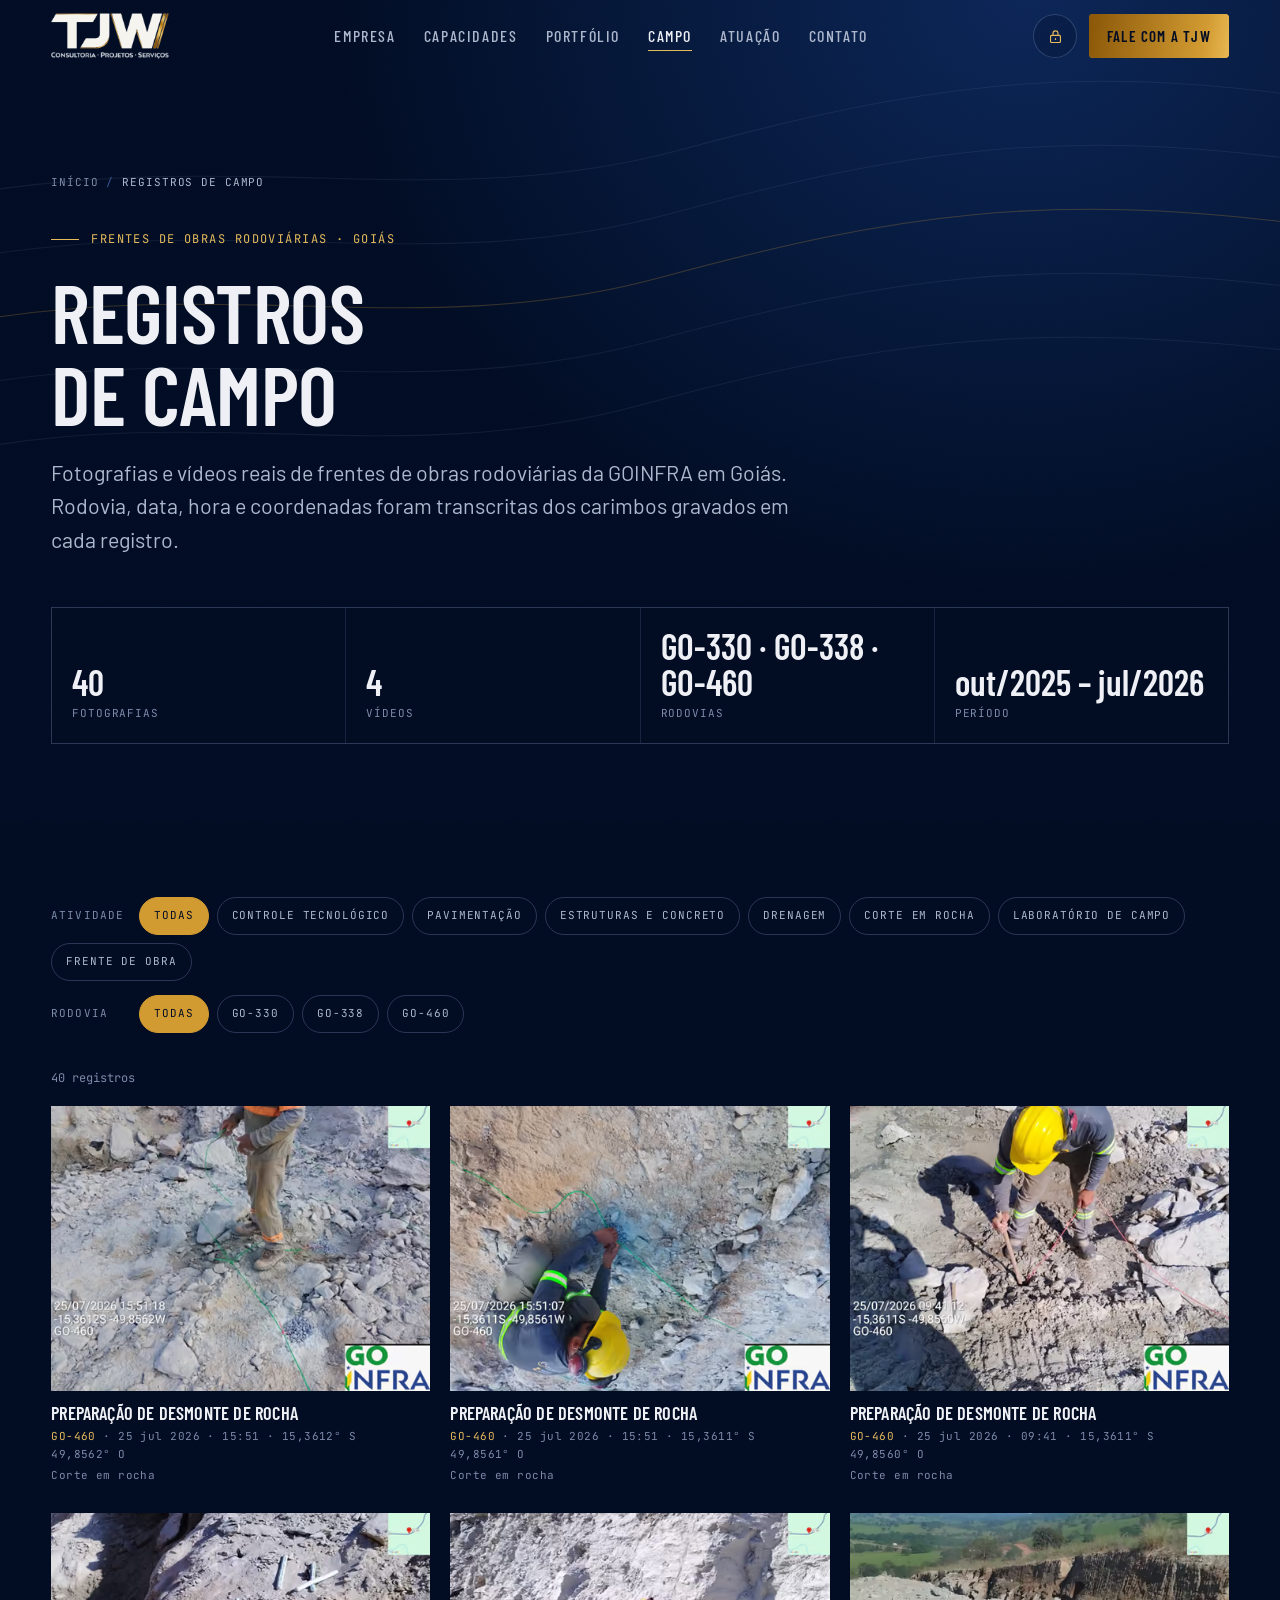
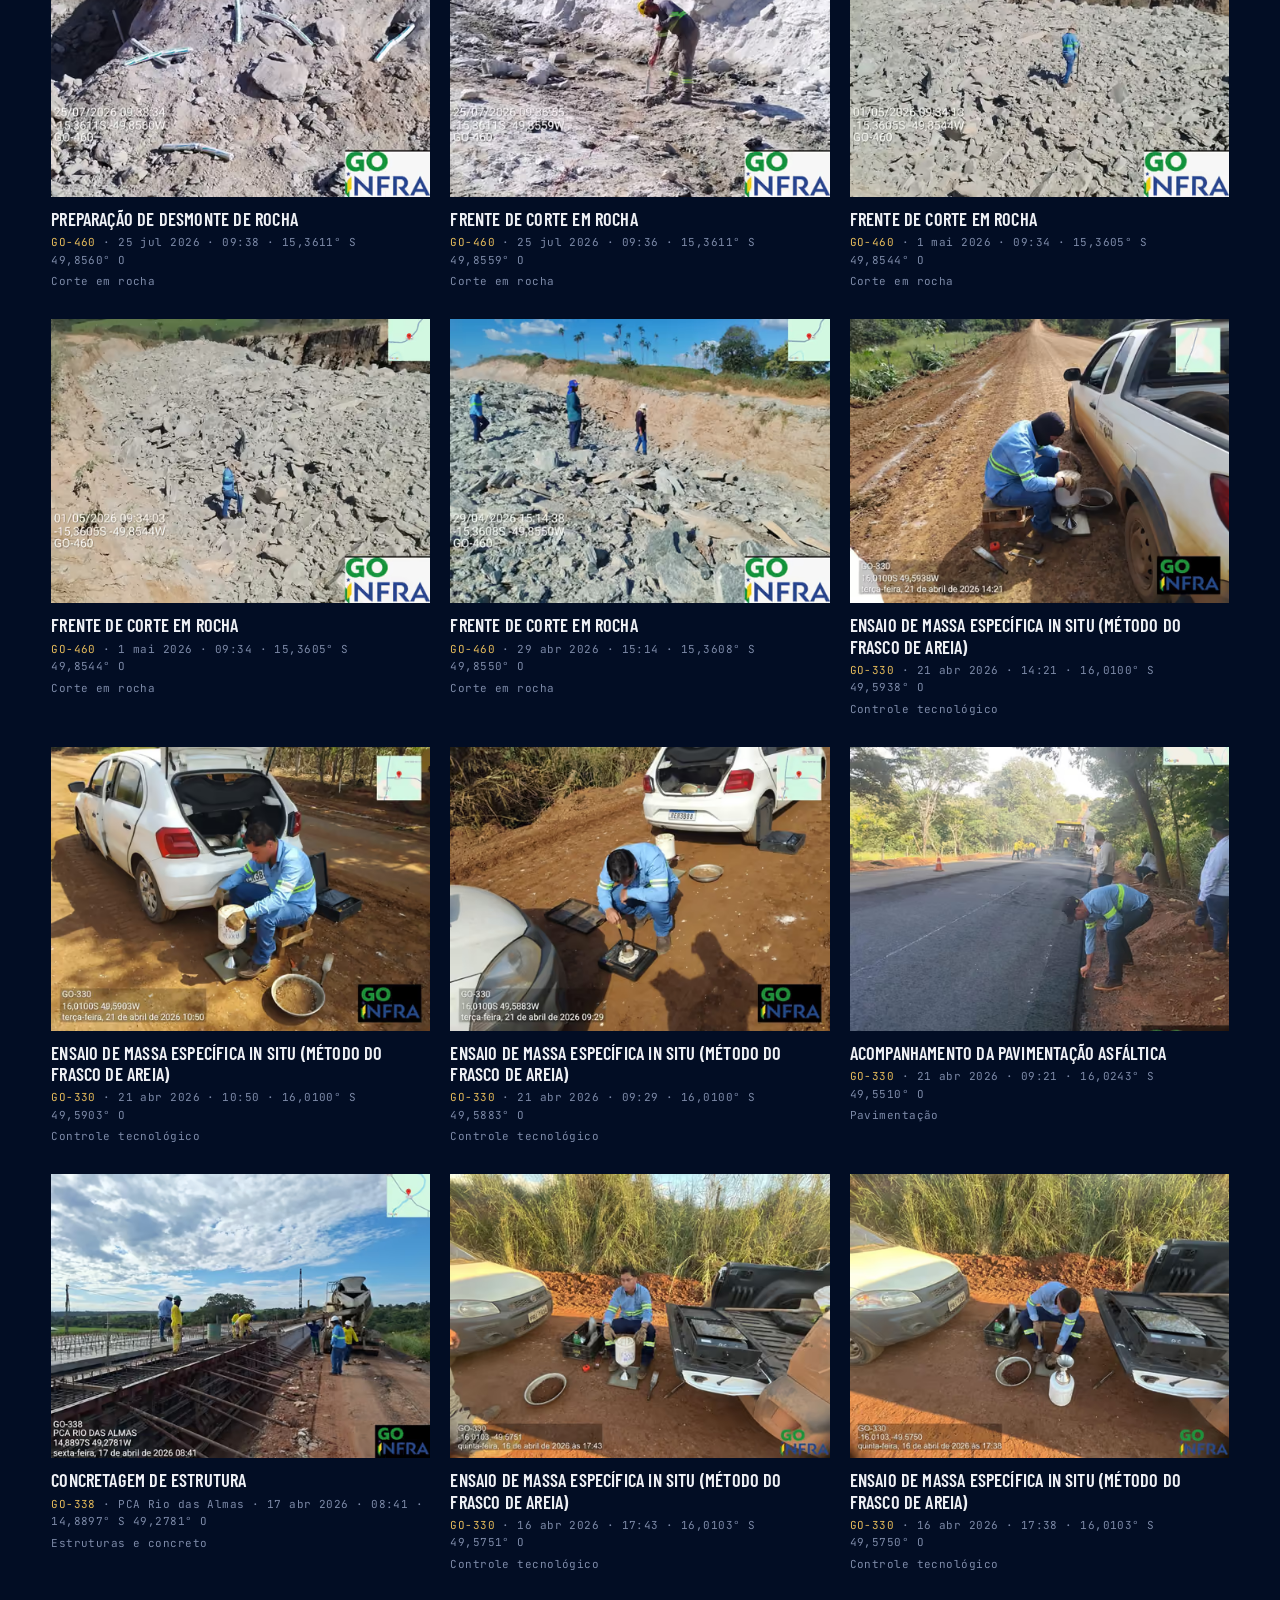
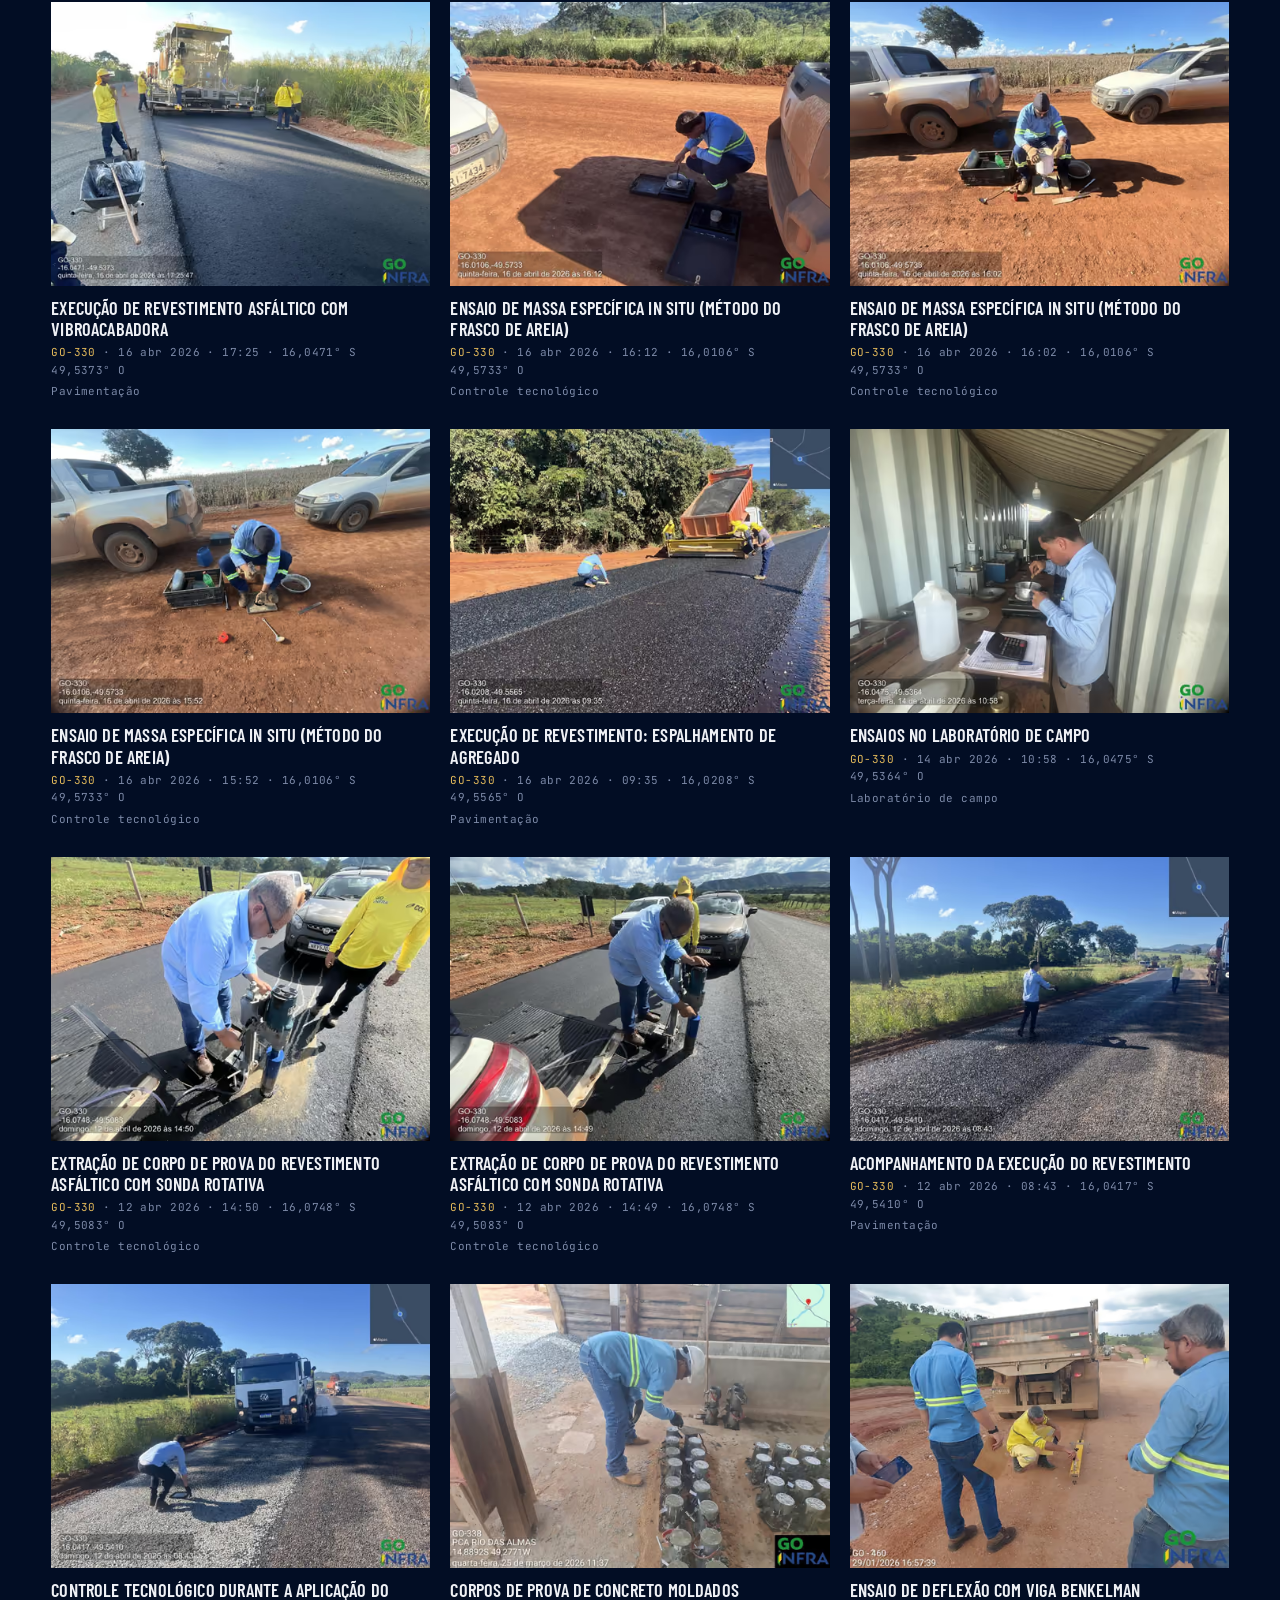
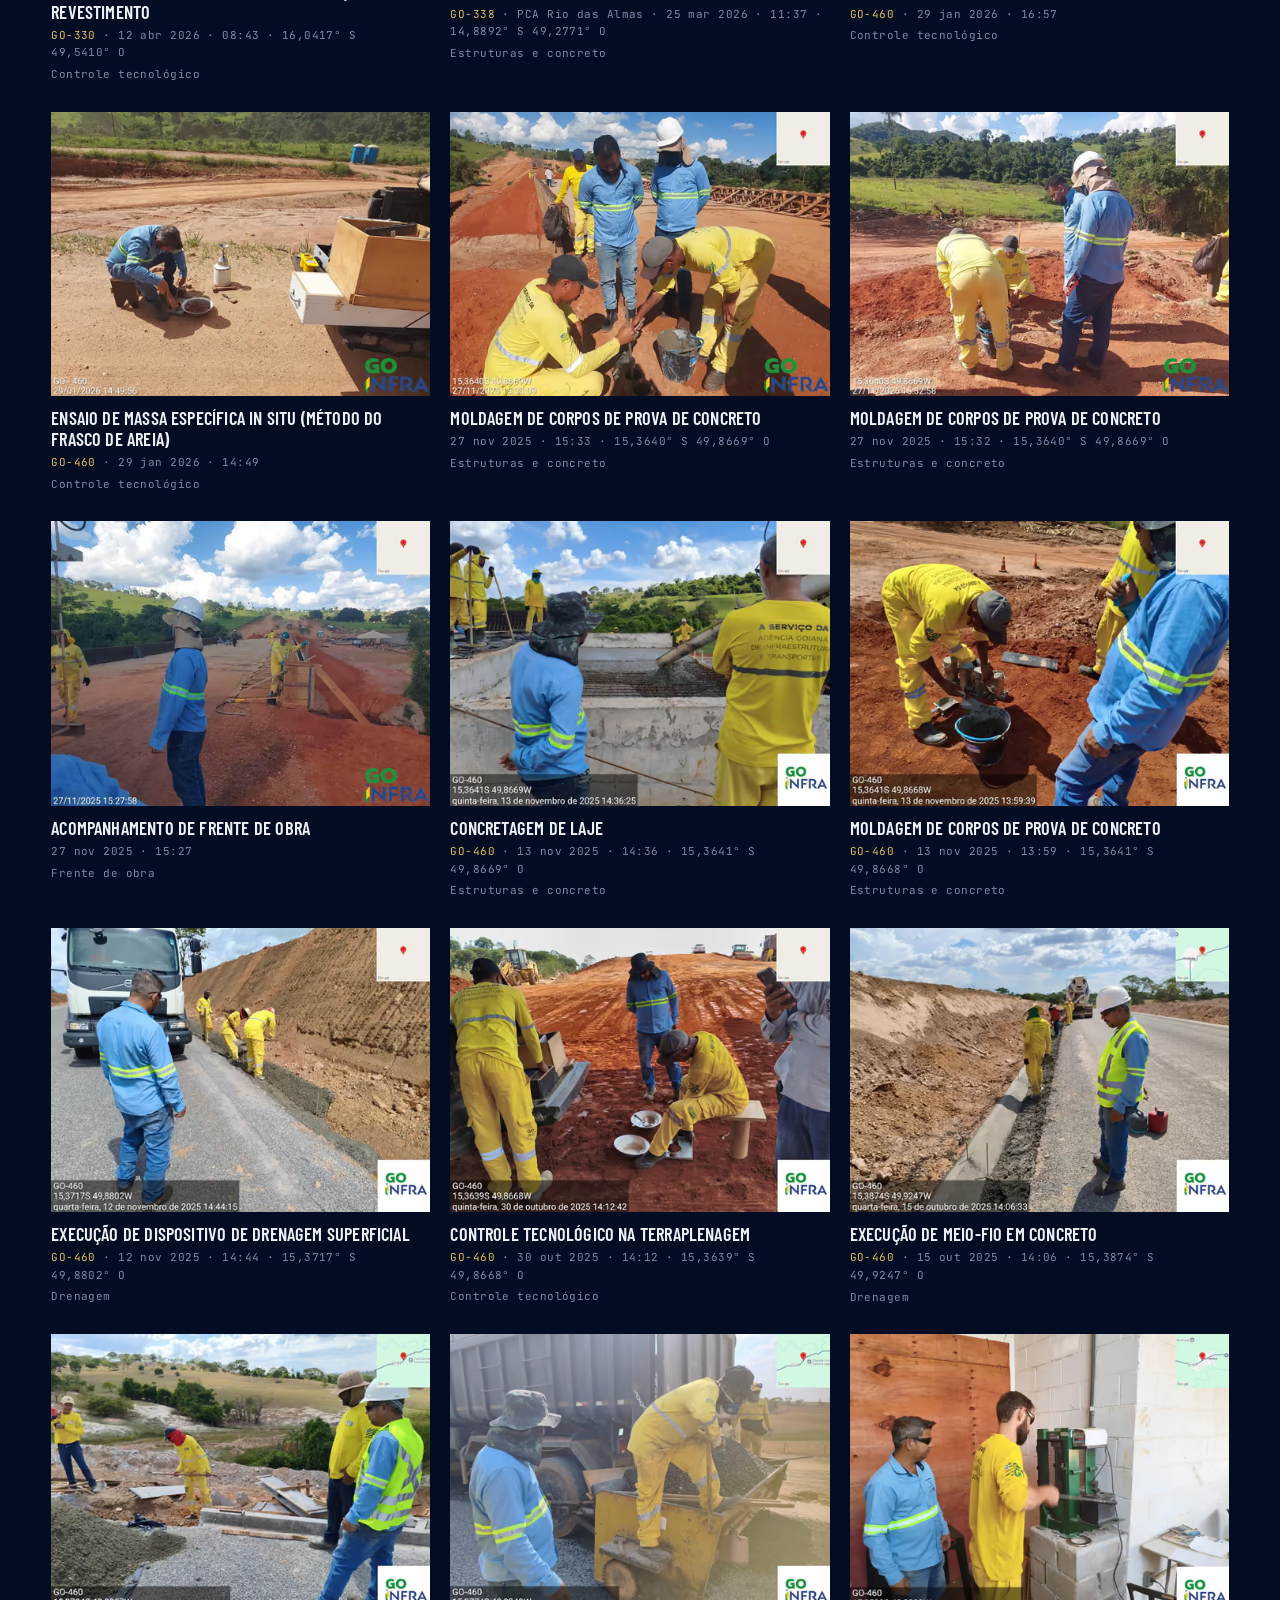
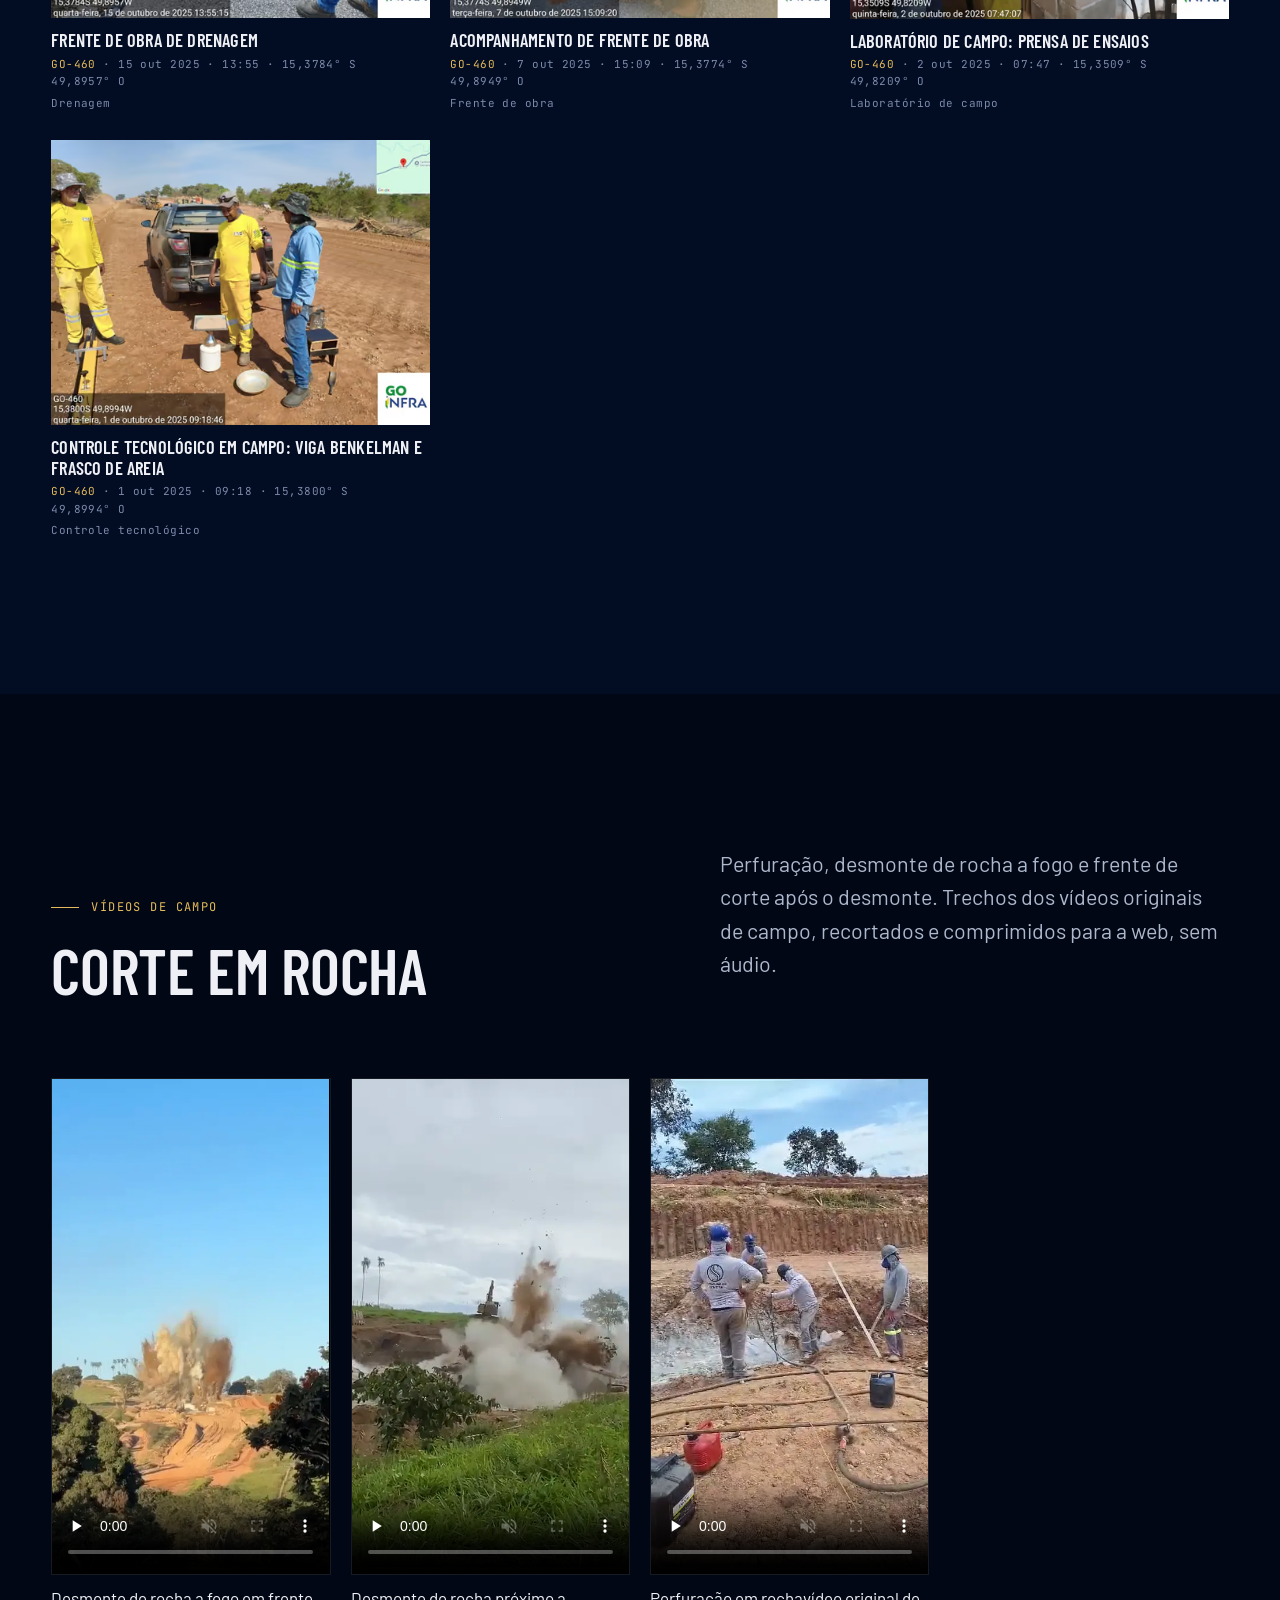
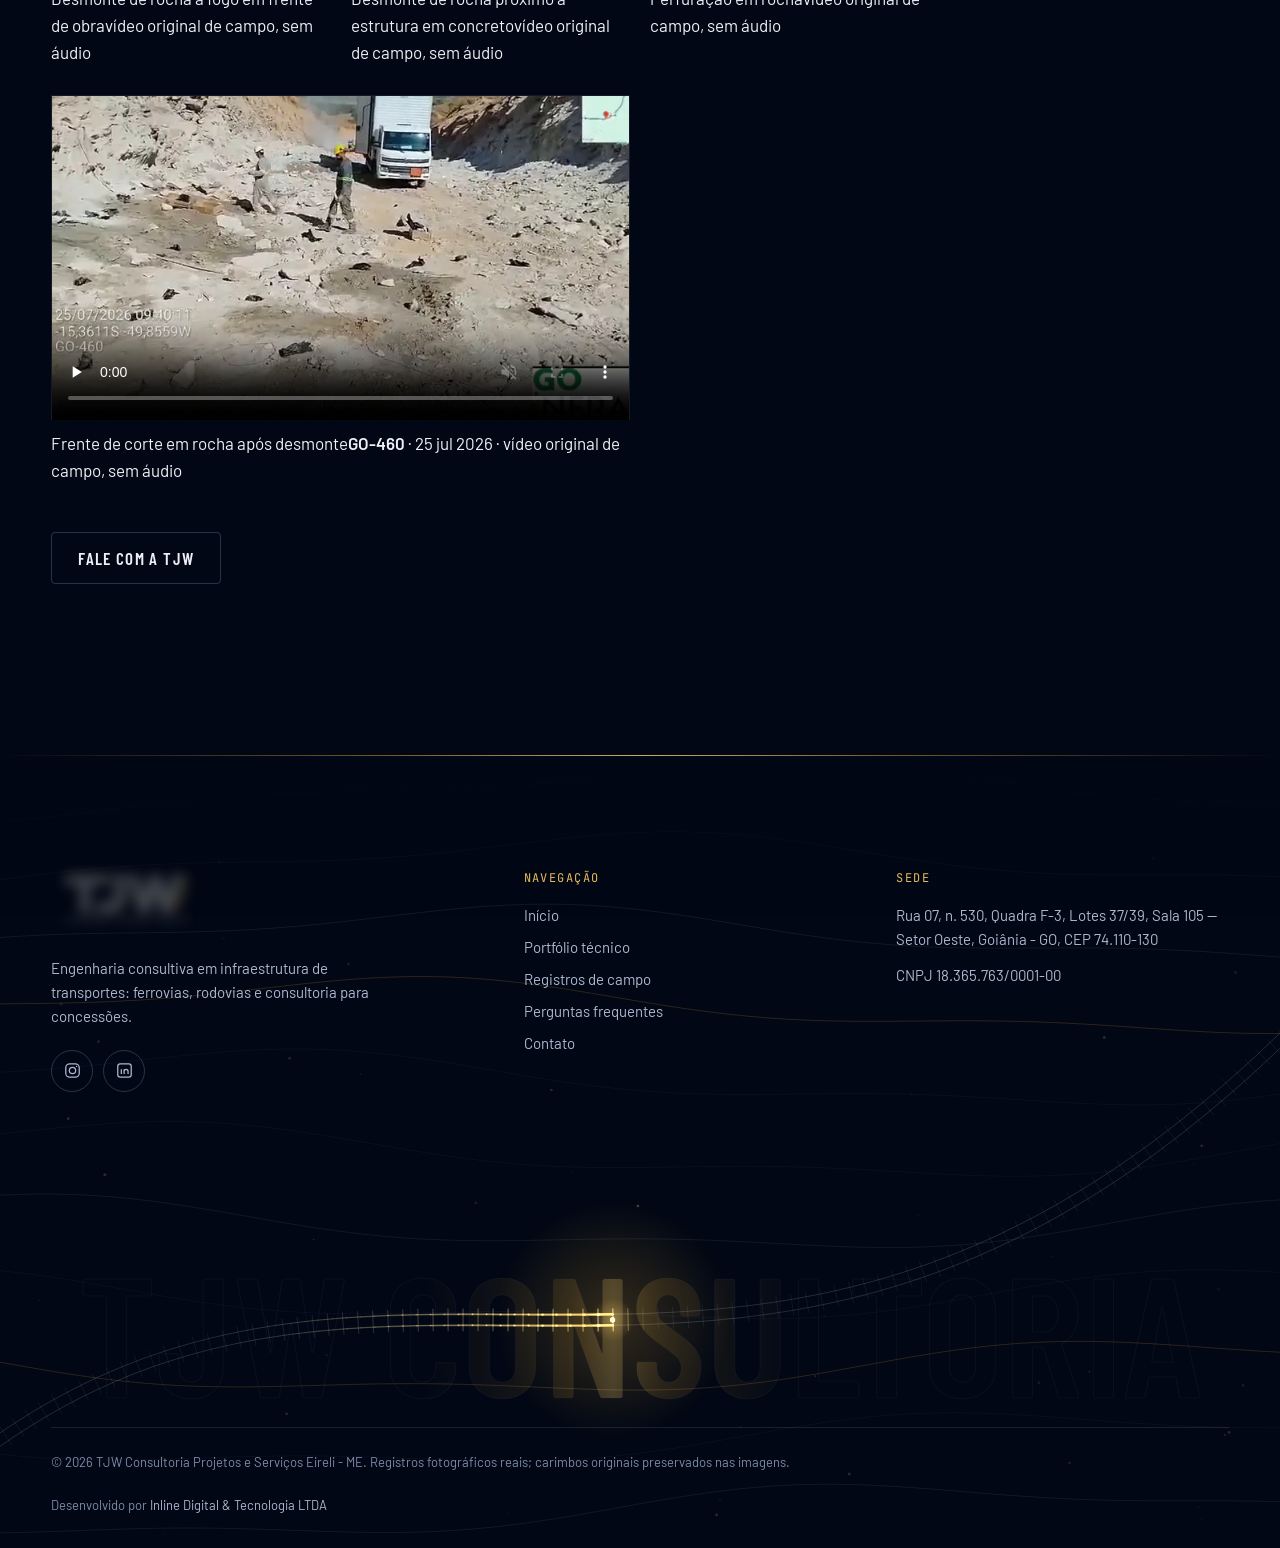
<file: campo.html>
<!doctype html>
<html lang="pt-BR">
<head>
  <meta charset="utf-8">
  <meta name="viewport" content="width=device-width, initial-scale=1, viewport-fit=cover">
  <title>Registros de campo: GO-330, GO-338 e GO-460 | TJW Consultoria</title>
  <meta name="description" content="Fotografias e vídeos reais de frentes de obras rodoviárias da GOINFRA em Goiás: pavimentação, controle tecnológico, estruturas, drenagem e corte em rocha, com rodovia, data e coordenadas.">
  <link rel="canonical" href="https://www.tjwconsultoria.com.br/campo/">
  <meta name="robots" content="index, follow, max-image-preview:large">
  <meta name="theme-color" content="#03183d">
  <meta property="og:type" content="website">
  <meta property="og:locale" content="pt_BR">
  <meta property="og:site_name" content="TJW Consultoria">
  <meta property="og:title" content="Registros de campo | TJW Consultoria">
  <meta property="og:description" content="Registros reais de frentes de obras rodoviárias em Goiás: GO-330, GO-338 e GO-460.">
  <meta property="og:url" content="https://www.tjwconsultoria.com.br/campo/">
  <meta property="og:image" content="https://www.tjwconsultoria.com.br/assets/img/og/tjw-consultoria-og.jpg">
  <meta property="og:image:width" content="1200">
  <meta property="og:image:height" content="630">
  <meta name="twitter:card" content="summary_large_image">
  <link rel="icon" href="favicon.ico" sizes="32x32">
  <link rel="icon" href="favicon-32.png" type="image/png" sizes="32x32">
  <link rel="apple-touch-icon" href="apple-touch-icon.png">
  <link rel="manifest" href="site.webmanifest">
  <link rel="preload" href="assets/fonts/barlow-condensed-600.woff2" as="font" type="font/woff2" crossorigin>
  <link rel="preload" href="assets/fonts/barlow-400.woff2" as="font" type="font/woff2" crossorigin>
  <link rel="stylesheet" href="assets/css/main.css">
  <script>
    (function (d) { d.classList.add('js'); if (window.matchMedia && matchMedia('(prefers-reduced-motion: reduce)').matches) d.classList.add('no-motion'); setTimeout(function () { if (!window.__tjwReady) d.classList.add('fallback'); }, 3500); })(document.documentElement);
  </script>
  <script defer src="assets/vendor/gsap.min.js"></script>
  <script defer src="assets/vendor/ScrollTrigger.min.js"></script>
  <script defer src="assets/vendor/lenis.min.js"></script>
  <script defer src="assets/js/main.js"></script>
  <script defer src="assets/js/rodape.js"></script>
  <script defer src="assets/js/campo.js"></script>
  <script type="application/ld+json">
  {
    "@context": "https://schema.org",
    "@graph": [
      {
        "@type": "BreadcrumbList",
        "itemListElement": [
          { "@type": "ListItem", "position": 1, "name": "Início", "item": "https://www.tjwconsultoria.com.br/" },
          { "@type": "ListItem", "position": 2, "name": "Registros de campo", "item": "https://www.tjwconsultoria.com.br/campo/" }
        ]
      },
      {
        "@type": "ImageGallery",
        "@id": "https://www.tjwconsultoria.com.br/campo/#pagina",
        "url": "https://www.tjwconsultoria.com.br/campo/",
        "name": "Registros de campo — TJW Consultoria",
        "description": "Fotografias e vídeos reais de frentes de obras rodoviárias da GOINFRA em Goiás (GO-330, GO-338 e GO-460), entre outubro de 2025 e julho de 2026.",
        "inLanguage": "pt-BR",
        "isPartOf": { "@id": "https://www.tjwconsultoria.com.br/#site" },
        "about": { "@id": "https://www.tjwconsultoria.com.br/#organizacao" },
        "contentLocation": { "@type": "State", "name": "Goiás" },
        "dateModified": "2026-09-27"
      }
    ]
  }
  </script>
</head>
<body>
  <a class="skip-link" href="#conteudo">Pular para o conteúdo</a>

  <header class="site-header" data-transparente>
    <div class="wrap">
      <a class="brand" href="https://www.tjwconsultoria.com.br/" aria-label="TJW Consultoria — página inicial">
        <img src="assets/img/marca/tjw-consultoria-logo-negativo.png" width="334" height="132" alt="TJW Consultoria · Projetos · Serviços">
      </a>
      <nav class="nav-main" aria-label="Principal">
        <ul>
          <li><a href="https://www.tjwconsultoria.com.br/#empresa">Empresa</a></li>
          <li><a href="https://www.tjwconsultoria.com.br/#capacidades">Capacidades</a></li>
          <li><a href="https://www.tjwconsultoria.com.br/portfolio/">Portfólio</a></li>
          <li><a href="https://www.tjwconsultoria.com.br/campo/" aria-current="page">Campo</a></li>
          <li><a href="https://www.tjwconsultoria.com.br/#atuacao">Atuação</a></li>
          <li><a href="https://www.tjwconsultoria.com.br/#contato">Contato</a></li>
        </ul>
      </nav>
      <a class="acesso" href="https://tjw.inlinedigital.com.br/login" target="_blank" rel="noopener nofollow" title="Sistema corporativo TJW (abre em nova aba)"><svg viewBox="0 0 24 24" fill="none" stroke="currentColor" stroke-width="1.6" aria-hidden="true"><rect x="5" y="10.5" width="14" height="10" rx="1.5"/><path d="M8.5 10.5V7.5a3.5 3.5 0 0 1 7 0v3"/><path d="M12 14.5v2.5"/></svg><span class="acesso__txt">Acesso corporativo</span><span class="visually-hidden"> (abre em nova aba)</span></a>
      <a class="btn btn--gold header-cta" href="https://www.tjwconsultoria.com.br/#contato">Fale com a TJW</a>
      <button class="menu-toggle" type="button" aria-expanded="false" aria-controls="menu-movel"><span class="lbl">Menu</span><span class="bars" aria-hidden="true"></span></button>
    </div>
  </header>

  <nav class="nav-mobile" id="menu-movel" aria-label="Menu" inert>
    <ol>
      <li><a href="https://www.tjwconsultoria.com.br/#empresa">Empresa</a></li>
      <li><a href="https://www.tjwconsultoria.com.br/#capacidades">Capacidades</a></li>
      <li><a href="https://www.tjwconsultoria.com.br/portfolio/">Portfólio</a></li>
      <li><a href="https://www.tjwconsultoria.com.br/campo/" aria-current="page">Campo</a></li>
      <li><a href="https://www.tjwconsultoria.com.br/#atuacao">Onde atuamos</a></li>
      <li><a href="https://www.tjwconsultoria.com.br/#contato">Contato</a></li>
    </ol>
    <div class="nav-mobile__foot">
      <p>Rua 07, n. 530, Qd. F-3, Lts. 37/39, Sala 105<br>Setor Oeste, Goiânia - GO</p>
      <!-- REDES SOCIAIS: ao receber os endereços, acrescente em cada <a> href="https://..." target="_blank" rel="noopener" e remova "(em breve)" -->
      <ul class="redes" aria-label="Redes sociais">
        <li><a class="redes__link" aria-label="Instagram da TJW Consultoria (em breve)" title="Instagram · em breve"><svg viewBox="0 0 24 24" fill="none" stroke="currentColor" stroke-width="1.6" aria-hidden="true"><rect x="3.5" y="3.5" width="17" height="17" rx="5"/><circle cx="12" cy="12" r="4"/><circle cx="17.2" cy="6.8" r=".9" fill="currentColor" stroke="none"/></svg></a></li>
        <li><a class="redes__link" aria-label="LinkedIn da TJW Consultoria (em breve)" title="LinkedIn · em breve"><svg viewBox="0 0 24 24" fill="none" stroke="currentColor" stroke-width="1.6" aria-hidden="true"><rect x="3.5" y="3.5" width="17" height="17" rx="3"/><path d="M8 10.5V16.5M8 7.6v.1M11.5 16.5v-6M11.5 13.2c0-1.6 1-2.7 2.5-2.7s2.5 1.1 2.5 2.7v3.3"/></svg></a></li>
      </ul>
      <a class="acesso acesso--menu" href="https://tjw.inlinedigital.com.br/login" target="_blank" rel="noopener nofollow" title="Sistema corporativo TJW (abre em nova aba)"><svg viewBox="0 0 24 24" fill="none" stroke="currentColor" stroke-width="1.6" aria-hidden="true"><rect x="5" y="10.5" width="14" height="10" rx="1.5"/><path d="M8.5 10.5V7.5a3.5 3.5 0 0 1 7 0v3"/><path d="M12 14.5v2.5"/></svg><span class="acesso__txt">Acesso corporativo</span><span class="visually-hidden"> (abre em nova aba)</span></a>
      <a class="btn btn--gold" href="https://www.tjwconsultoria.com.br/#contato">Fale com a TJW</a>
    </div>
  </nav>

  <main id="conteudo">
    <section class="page-hero grain" aria-labelledby="pg-titulo">
      <svg class="page-hero__linhas" viewBox="0 0 1200 500" preserveAspectRatio="xMidYMid slice" fill="none" stroke="rgba(143,163,207,.2)" aria-hidden="true">
        <path d="M-20 420C200 380 380 440 600 380S960 300 1220 330"/><path d="M-20 360C210 320 390 380 610 320S970 240 1220 270"/><path d="M-20 300C220 260 400 320 620 260S980 180 1220 210" stroke="rgba(210,155,50,.5)"/><path d="M-20 240C230 200 410 260 630 200S990 120 1220 150"/><path d="M-20 180C240 140 420 200 640 140S1000 60 1220 90"/>
      </svg>
      <div class="wrap" style="position:relative;z-index:2">
        <nav class="breadcrumb" aria-label="Trilha de navegação">
          <ol><li><a href="https://www.tjwconsultoria.com.br/">Início</a></li><li><span aria-current="page">Registros de campo</span></li></ol>
        </nav>
        <p class="eyebrow">Frentes de obras rodoviárias · Goiás</p>
        <h1 id="pg-titulo">Registros de campo</h1>
        <p class="lead">Fotografias e vídeos reais de frentes de obras rodoviárias da GOINFRA em Goiás. Rodovia, data, hora e coordenadas foram transcritas dos carimbos gravados em cada registro.</p>
        <dl class="resumo">
          <div><dt>Fotografias</dt><dd>40</dd></div>
          <div><dt>Vídeos</dt><dd>4</dd></div>
          <div><dt>Rodovias</dt><dd>GO-330 · GO-338 · GO-460</dd></div>
          <div><dt>Período</dt><dd>out/2025 – jul/2026</dd></div>
        </dl>
      </div>
    </section>

    <section class="section theme-deep" aria-labelledby="fotos-titulo" style="padding-top:clamp(48px,6vw,88px)">
      <div class="wrap">
        <h2 class="visually-hidden" id="fotos-titulo">Fotografias</h2>
        <div class="filtros" data-filtros>
          <div class="grupo" role="group" aria-label="Filtrar por atividade">
            <span>Atividade</span>
            <button class="chip" type="button" data-f-cat="todas" aria-pressed="true">Todas</button>
            <button class="chip" type="button" data-f-cat="controle" aria-pressed="false">Controle tecnológico</button>
            <button class="chip" type="button" data-f-cat="pavimentacao" aria-pressed="false">Pavimentação</button>
            <button class="chip" type="button" data-f-cat="estruturas" aria-pressed="false">Estruturas e concreto</button>
            <button class="chip" type="button" data-f-cat="drenagem" aria-pressed="false">Drenagem</button>
            <button class="chip" type="button" data-f-cat="rocha" aria-pressed="false">Corte em rocha</button>
            <button class="chip" type="button" data-f-cat="laboratorio" aria-pressed="false">Laboratório de campo</button>
            <button class="chip" type="button" data-f-cat="obra" aria-pressed="false">Frente de obra</button>
          </div>
          <div class="grupo" role="group" aria-label="Filtrar por rodovia">
            <span>Rodovia</span>
            <button class="chip" type="button" data-f-rod="todas" aria-pressed="true">Todas</button>
            <button class="chip" type="button" data-f-rod="GO-330" aria-pressed="false">GO-330</button>
            <button class="chip" type="button" data-f-rod="GO-338" aria-pressed="false">GO-338</button>
            <button class="chip" type="button" data-f-rod="GO-460" aria-pressed="false">GO-460</button>
          </div>
        </div>
        <p class="contador" aria-live="polite"><span data-contador>40</span> registros</p>
        <div class="grade">
          <figure class="foto" data-cat="rocha" data-rod="GO-460" data-full="assets/img/registros/go-460-preparacao-desmonte-1-1600.webp" data-w="1600" data-h="1200" data-mapa="https://www.google.com/maps?q=-15.3612,-49.8562">
            <div class="foto__img" style="background-image:url([data-uri])">
            <picture>
            <source type="image/avif" srcset="assets/img/registros/go-460-preparacao-desmonte-1-480.avif 480w" sizes="(min-width: 700px) 33vw, 100vw">
            <source type="image/webp" srcset="assets/img/registros/go-460-preparacao-desmonte-1-480.webp 480w" sizes="(min-width: 700px) 33vw, 100vw">
            <img src="assets/img/registros/go-460-preparacao-desmonte-1-480.webp" width="1600" height="1200" alt="Preparação de desmonte de rocha, rodovia GO-460, registro de 25 de julho de 2026" loading="lazy" decoding="async">
          </picture>
              <button type="button" class="abrir"><span class="visually-hidden">Ampliar: Preparação de desmonte de rocha</span></button>
            </div>
            <figcaption><span class="atv">Preparação de desmonte de rocha</span><span class="meta"><b>GO-460</b> · <time datetime="2026-07-25T15:51">25 jul 2026 · 15:51</time> · 15,3612°&nbsp;S 49,8562°&nbsp;O</span><span class="meta">Corte em rocha</span></figcaption>
          </figure>
          <figure class="foto" data-cat="rocha" data-rod="GO-460" data-full="assets/img/registros/go-460-preparacao-desmonte-4-1600.webp" data-w="1600" data-h="1200" data-mapa="https://www.google.com/maps?q=-15.3611,-49.8561">
            <div class="foto__img" style="background-image:url([data-uri])">
            <picture>
            <source type="image/avif" srcset="assets/img/registros/go-460-preparacao-desmonte-4-480.avif 480w" sizes="(min-width: 700px) 33vw, 100vw">
            <source type="image/webp" srcset="assets/img/registros/go-460-preparacao-desmonte-4-480.webp 480w" sizes="(min-width: 700px) 33vw, 100vw">
            <img src="assets/img/registros/go-460-preparacao-desmonte-4-480.webp" width="1600" height="1200" alt="Preparação de desmonte de rocha, rodovia GO-460, registro de 25 de julho de 2026" loading="lazy" decoding="async">
          </picture>
              <button type="button" class="abrir"><span class="visually-hidden">Ampliar: Preparação de desmonte de rocha</span></button>
            </div>
            <figcaption><span class="atv">Preparação de desmonte de rocha</span><span class="meta"><b>GO-460</b> · <time datetime="2026-07-25T15:51">25 jul 2026 · 15:51</time> · 15,3611°&nbsp;S 49,8561°&nbsp;O</span><span class="meta">Corte em rocha</span></figcaption>
          </figure>
          <figure class="foto" data-cat="rocha" data-rod="GO-460" data-full="assets/img/registros/go-460-preparacao-desmonte-2-1600.webp" data-w="1600" data-h="1200" data-mapa="https://www.google.com/maps?q=-15.3611,-49.856">
            <div class="foto__img" style="background-image:url([data-uri])">
            <picture>
            <source type="image/avif" srcset="assets/img/registros/go-460-preparacao-desmonte-2-480.avif 480w" sizes="(min-width: 700px) 33vw, 100vw">
            <source type="image/webp" srcset="assets/img/registros/go-460-preparacao-desmonte-2-480.webp 480w" sizes="(min-width: 700px) 33vw, 100vw">
            <img src="assets/img/registros/go-460-preparacao-desmonte-2-480.webp" width="1600" height="1200" alt="Preparação de desmonte de rocha, rodovia GO-460, registro de 25 de julho de 2026" loading="lazy" decoding="async">
          </picture>
              <button type="button" class="abrir"><span class="visually-hidden">Ampliar: Preparação de desmonte de rocha</span></button>
            </div>
            <figcaption><span class="atv">Preparação de desmonte de rocha</span><span class="meta"><b>GO-460</b> · <time datetime="2026-07-25T09:41">25 jul 2026 · 09:41</time> · 15,3611°&nbsp;S 49,8560°&nbsp;O</span><span class="meta">Corte em rocha</span></figcaption>
          </figure>
          <figure class="foto" data-cat="rocha" data-rod="GO-460" data-full="assets/img/registros/go-460-preparacao-desmonte-3-1600.webp" data-w="1600" data-h="1200" data-mapa="https://www.google.com/maps?q=-15.3611,-49.856">
            <div class="foto__img" style="background-image:url([data-uri])">
            <picture>
            <source type="image/avif" srcset="assets/img/registros/go-460-preparacao-desmonte-3-480.avif 480w" sizes="(min-width: 700px) 33vw, 100vw">
            <source type="image/webp" srcset="assets/img/registros/go-460-preparacao-desmonte-3-480.webp 480w" sizes="(min-width: 700px) 33vw, 100vw">
            <img src="assets/img/registros/go-460-preparacao-desmonte-3-480.webp" width="1600" height="1200" alt="Preparação de desmonte de rocha, rodovia GO-460, registro de 25 de julho de 2026" loading="lazy" decoding="async">
          </picture>
              <button type="button" class="abrir"><span class="visually-hidden">Ampliar: Preparação de desmonte de rocha</span></button>
            </div>
            <figcaption><span class="atv">Preparação de desmonte de rocha</span><span class="meta"><b>GO-460</b> · <time datetime="2026-07-25T09:38">25 jul 2026 · 09:38</time> · 15,3611°&nbsp;S 49,8560°&nbsp;O</span><span class="meta">Corte em rocha</span></figcaption>
          </figure>
          <figure class="foto" data-cat="rocha" data-rod="GO-460" data-full="assets/img/registros/go-460-corte-em-rocha-3-1600.webp" data-w="1600" data-h="1200" data-mapa="https://www.google.com/maps?q=-15.3611,-49.8559">
            <div class="foto__img" style="background-image:url([data-uri])">
            <picture>
            <source type="image/avif" srcset="assets/img/registros/go-460-corte-em-rocha-3-480.avif 480w" sizes="(min-width: 700px) 33vw, 100vw">
            <source type="image/webp" srcset="assets/img/registros/go-460-corte-em-rocha-3-480.webp 480w" sizes="(min-width: 700px) 33vw, 100vw">
            <img src="assets/img/registros/go-460-corte-em-rocha-3-480.webp" width="1600" height="1200" alt="Frente de corte em rocha, rodovia GO-460, registro de 25 de julho de 2026" loading="lazy" decoding="async">
          </picture>
              <button type="button" class="abrir"><span class="visually-hidden">Ampliar: Frente de corte em rocha</span></button>
            </div>
            <figcaption><span class="atv">Frente de corte em rocha</span><span class="meta"><b>GO-460</b> · <time datetime="2026-07-25T09:36">25 jul 2026 · 09:36</time> · 15,3611°&nbsp;S 49,8559°&nbsp;O</span><span class="meta">Corte em rocha</span></figcaption>
          </figure>
          <figure class="foto" data-cat="rocha" data-rod="GO-460" data-full="assets/img/registros/go-460-corte-em-rocha-1-1600.webp" data-w="1600" data-h="1200" data-mapa="https://www.google.com/maps?q=-15.3605,-49.8544">
            <div class="foto__img" style="background-image:url([data-uri])">
            <picture>
            <source type="image/avif" srcset="assets/img/registros/go-460-corte-em-rocha-1-480.avif 480w" sizes="(min-width: 700px) 33vw, 100vw">
            <source type="image/webp" srcset="assets/img/registros/go-460-corte-em-rocha-1-480.webp 480w" sizes="(min-width: 700px) 33vw, 100vw">
            <img src="assets/img/registros/go-460-corte-em-rocha-1-480.webp" width="1600" height="1200" alt="Frente de corte em rocha, rodovia GO-460, registro de 1 de maio de 2026" loading="lazy" decoding="async">
          </picture>
              <button type="button" class="abrir"><span class="visually-hidden">Ampliar: Frente de corte em rocha</span></button>
            </div>
            <figcaption><span class="atv">Frente de corte em rocha</span><span class="meta"><b>GO-460</b> · <time datetime="2026-05-01T09:34">1 mai 2026 · 09:34</time> · 15,3605°&nbsp;S 49,8544°&nbsp;O</span><span class="meta">Corte em rocha</span></figcaption>
          </figure>
          <figure class="foto" data-cat="rocha" data-rod="GO-460" data-full="assets/img/registros/go-460-corte-em-rocha-2-1600.webp" data-w="1600" data-h="1200" data-mapa="https://www.google.com/maps?q=-15.3605,-49.8544">
            <div class="foto__img" style="background-image:url([data-uri])">
            <picture>
            <source type="image/avif" srcset="assets/img/registros/go-460-corte-em-rocha-2-480.avif 480w" sizes="(min-width: 700px) 33vw, 100vw">
            <source type="image/webp" srcset="assets/img/registros/go-460-corte-em-rocha-2-480.webp 480w" sizes="(min-width: 700px) 33vw, 100vw">
            <img src="assets/img/registros/go-460-corte-em-rocha-2-480.webp" width="1600" height="1200" alt="Frente de corte em rocha, rodovia GO-460, registro de 1 de maio de 2026" loading="lazy" decoding="async">
          </picture>
              <button type="button" class="abrir"><span class="visually-hidden">Ampliar: Frente de corte em rocha</span></button>
            </div>
            <figcaption><span class="atv">Frente de corte em rocha</span><span class="meta"><b>GO-460</b> · <time datetime="2026-05-01T09:34">1 mai 2026 · 09:34</time> · 15,3605°&nbsp;S 49,8544°&nbsp;O</span><span class="meta">Corte em rocha</span></figcaption>
          </figure>
          <figure class="foto" data-cat="rocha" data-rod="GO-460" data-full="assets/img/registros/go-460-corte-em-rocha-panorama-1600.webp" data-w="1600" data-h="1200" data-mapa="https://www.google.com/maps?q=-15.3608,-49.855">
            <div class="foto__img" style="background-image:url([data-uri])">
            <picture>
            <source type="image/avif" srcset="assets/img/registros/go-460-corte-em-rocha-panorama-480.avif 480w" sizes="(min-width: 700px) 33vw, 100vw">
            <source type="image/webp" srcset="assets/img/registros/go-460-corte-em-rocha-panorama-480.webp 480w" sizes="(min-width: 700px) 33vw, 100vw">
            <img src="assets/img/registros/go-460-corte-em-rocha-panorama-480.webp" width="1600" height="1200" alt="Frente de corte em rocha, rodovia GO-460, registro de 29 de abril de 2026" loading="lazy" decoding="async">
          </picture>
              <button type="button" class="abrir"><span class="visually-hidden">Ampliar: Frente de corte em rocha</span></button>
            </div>
            <figcaption><span class="atv">Frente de corte em rocha</span><span class="meta"><b>GO-460</b> · <time datetime="2026-04-29T15:14">29 abr 2026 · 15:14</time> · 15,3608°&nbsp;S 49,8550°&nbsp;O</span><span class="meta">Corte em rocha</span></figcaption>
          </figure>
          <figure class="foto" data-cat="controle" data-rod="GO-330" data-full="assets/img/registros/go-330-frasco-de-areia-6-1280.webp" data-w="1280" data-h="960" data-mapa="https://www.google.com/maps?q=-16.01,-49.5938">
            <div class="foto__img" style="background-image:url([data-uri])">
            <picture>
            <source type="image/avif" srcset="assets/img/registros/go-330-frasco-de-areia-6-480.avif 480w" sizes="(min-width: 700px) 33vw, 100vw">
            <source type="image/webp" srcset="assets/img/registros/go-330-frasco-de-areia-6-480.webp 480w" sizes="(min-width: 700px) 33vw, 100vw">
            <img src="assets/img/registros/go-330-frasco-de-areia-6-480.webp" width="1280" height="960" alt="Ensaio de massa específica in situ (método do frasco de areia), rodovia GO-330, registro de 21 de abril de 2026" loading="lazy" decoding="async">
          </picture>
              <button type="button" class="abrir"><span class="visually-hidden">Ampliar: Ensaio de massa específica in situ (método do frasco de areia)</span></button>
            </div>
            <figcaption><span class="atv">Ensaio de massa específica in situ (método do frasco de areia)</span><span class="meta"><b>GO-330</b> · <time datetime="2026-04-21T14:21">21 abr 2026 · 14:21</time> · 16,0100°&nbsp;S 49,5938°&nbsp;O</span><span class="meta">Controle tecnológico</span></figcaption>
          </figure>
          <figure class="foto" data-cat="controle" data-rod="GO-330" data-full="assets/img/registros/go-330-frasco-de-areia-4-1280.webp" data-w="1280" data-h="960" data-mapa="https://www.google.com/maps?q=-16.01,-49.5903">
            <div class="foto__img" style="background-image:url([data-uri])">
            <picture>
            <source type="image/avif" srcset="assets/img/registros/go-330-frasco-de-areia-4-480.avif 480w" sizes="(min-width: 700px) 33vw, 100vw">
            <source type="image/webp" srcset="assets/img/registros/go-330-frasco-de-areia-4-480.webp 480w" sizes="(min-width: 700px) 33vw, 100vw">
            <img src="assets/img/registros/go-330-frasco-de-areia-4-480.webp" width="1280" height="960" alt="Ensaio de massa específica in situ (método do frasco de areia), rodovia GO-330, registro de 21 de abril de 2026" loading="lazy" decoding="async">
          </picture>
              <button type="button" class="abrir"><span class="visually-hidden">Ampliar: Ensaio de massa específica in situ (método do frasco de areia)</span></button>
            </div>
            <figcaption><span class="atv">Ensaio de massa específica in situ (método do frasco de areia)</span><span class="meta"><b>GO-330</b> · <time datetime="2026-04-21T10:50">21 abr 2026 · 10:50</time> · 16,0100°&nbsp;S 49,5903°&nbsp;O</span><span class="meta">Controle tecnológico</span></figcaption>
          </figure>
          <figure class="foto" data-cat="controle" data-rod="GO-330" data-full="assets/img/registros/go-330-frasco-de-areia-5-1280.webp" data-w="1280" data-h="960" data-mapa="https://www.google.com/maps?q=-16.01,-49.5883">
            <div class="foto__img" style="background-image:url([data-uri])">
            <picture>
            <source type="image/avif" srcset="assets/img/registros/go-330-frasco-de-areia-5-480.avif 480w" sizes="(min-width: 700px) 33vw, 100vw">
            <source type="image/webp" srcset="assets/img/registros/go-330-frasco-de-areia-5-480.webp 480w" sizes="(min-width: 700px) 33vw, 100vw">
            <img src="assets/img/registros/go-330-frasco-de-areia-5-480.webp" width="1280" height="960" alt="Ensaio de massa específica in situ (método do frasco de areia), rodovia GO-330, registro de 21 de abril de 2026" loading="lazy" decoding="async">
          </picture>
              <button type="button" class="abrir"><span class="visually-hidden">Ampliar: Ensaio de massa específica in situ (método do frasco de areia)</span></button>
            </div>
            <figcaption><span class="atv">Ensaio de massa específica in situ (método do frasco de areia)</span><span class="meta"><b>GO-330</b> · <time datetime="2026-04-21T09:29">21 abr 2026 · 09:29</time> · 16,0100°&nbsp;S 49,5883°&nbsp;O</span><span class="meta">Controle tecnológico</span></figcaption>
          </figure>
          <figure class="foto" data-cat="pavimentacao" data-rod="GO-330" data-full="assets/img/registros/go-330-acompanhamento-pavimentacao-1280.webp" data-w="1280" data-h="1280" data-mapa="https://www.google.com/maps?q=-16.0243,-49.551">
            <div class="foto__img" style="background-image:url([data-uri])">
            <picture>
            <source type="image/avif" srcset="assets/img/registros/go-330-acompanhamento-pavimentacao-480.avif 480w" sizes="(min-width: 700px) 33vw, 100vw">
            <source type="image/webp" srcset="assets/img/registros/go-330-acompanhamento-pavimentacao-480.webp 480w" sizes="(min-width: 700px) 33vw, 100vw">
            <img src="assets/img/registros/go-330-acompanhamento-pavimentacao-480.webp" width="1280" height="1280" alt="Acompanhamento da pavimentação asfáltica, rodovia GO-330, registro de 21 de abril de 2026" loading="lazy" decoding="async">
          </picture>
              <button type="button" class="abrir"><span class="visually-hidden">Ampliar: Acompanhamento da pavimentação asfáltica</span></button>
            </div>
            <figcaption><span class="atv">Acompanhamento da pavimentação asfáltica</span><span class="meta"><b>GO-330</b> · <time datetime="2026-04-21T09:21">21 abr 2026 · 09:21</time> · 16,0243°&nbsp;S 49,5510°&nbsp;O</span><span class="meta">Pavimentação</span></figcaption>
          </figure>
          <figure class="foto" data-cat="estruturas" data-rod="GO-338" data-full="assets/img/registros/go-338-pca-rio-das-almas-concretagem-1280.webp" data-w="1280" data-h="960" data-mapa="https://www.google.com/maps?q=-14.8897,-49.2781">
            <div class="foto__img" style="background-image:url([data-uri])">
            <picture>
            <source type="image/avif" srcset="assets/img/registros/go-338-pca-rio-das-almas-concretagem-480.avif 480w" sizes="(min-width: 700px) 33vw, 100vw">
            <source type="image/webp" srcset="assets/img/registros/go-338-pca-rio-das-almas-concretagem-480.webp 480w" sizes="(min-width: 700px) 33vw, 100vw">
            <img src="assets/img/registros/go-338-pca-rio-das-almas-concretagem-480.webp" width="1280" height="960" alt="Concretagem de estrutura — PCA Rio das Almas, rodovia GO-338, registro de 17 de abril de 2026" loading="lazy" decoding="async">
          </picture>
              <button type="button" class="abrir"><span class="visually-hidden">Ampliar: Concretagem de estrutura</span></button>
            </div>
            <figcaption><span class="atv">Concretagem de estrutura</span><span class="meta"><b>GO-338</b> · PCA Rio das Almas · <time datetime="2026-04-17T08:41">17 abr 2026 · 08:41</time> · 14,8897°&nbsp;S 49,2781°&nbsp;O</span><span class="meta">Estruturas e concreto</span></figcaption>
          </figure>
          <figure class="foto" data-cat="controle" data-rod="GO-330" data-full="assets/img/registros/go-330-frasco-de-areia-8-1280.webp" data-w="1280" data-h="960" data-mapa="https://www.google.com/maps?q=-16.0103,-49.5751">
            <div class="foto__img" style="background-image:url([data-uri])">
            <picture>
            <source type="image/avif" srcset="assets/img/registros/go-330-frasco-de-areia-8-480.avif 480w" sizes="(min-width: 700px) 33vw, 100vw">
            <source type="image/webp" srcset="assets/img/registros/go-330-frasco-de-areia-8-480.webp 480w" sizes="(min-width: 700px) 33vw, 100vw">
            <img src="assets/img/registros/go-330-frasco-de-areia-8-480.webp" width="1280" height="960" alt="Ensaio de massa específica in situ (método do frasco de areia), rodovia GO-330, registro de 16 de abril de 2026" loading="lazy" decoding="async">
          </picture>
              <button type="button" class="abrir"><span class="visually-hidden">Ampliar: Ensaio de massa específica in situ (método do frasco de areia)</span></button>
            </div>
            <figcaption><span class="atv">Ensaio de massa específica in situ (método do frasco de areia)</span><span class="meta"><b>GO-330</b> · <time datetime="2026-04-16T17:43">16 abr 2026 · 17:43</time> · 16,0103°&nbsp;S 49,5751°&nbsp;O</span><span class="meta">Controle tecnológico</span></figcaption>
          </figure>
          <figure class="foto" data-cat="controle" data-rod="GO-330" data-full="assets/img/registros/go-330-frasco-de-areia-2-1280.webp" data-w="1280" data-h="960" data-mapa="https://www.google.com/maps?q=-16.0103,-49.575">
            <div class="foto__img" style="background-image:url([data-uri])">
            <picture>
            <source type="image/avif" srcset="assets/img/registros/go-330-frasco-de-areia-2-480.avif 480w" sizes="(min-width: 700px) 33vw, 100vw">
            <source type="image/webp" srcset="assets/img/registros/go-330-frasco-de-areia-2-480.webp 480w" sizes="(min-width: 700px) 33vw, 100vw">
            <img src="assets/img/registros/go-330-frasco-de-areia-2-480.webp" width="1280" height="960" alt="Ensaio de massa específica in situ (método do frasco de areia), rodovia GO-330, registro de 16 de abril de 2026" loading="lazy" decoding="async">
          </picture>
              <button type="button" class="abrir"><span class="visually-hidden">Ampliar: Ensaio de massa específica in situ (método do frasco de areia)</span></button>
            </div>
            <figcaption><span class="atv">Ensaio de massa específica in situ (método do frasco de areia)</span><span class="meta"><b>GO-330</b> · <time datetime="2026-04-16T17:38">16 abr 2026 · 17:38</time> · 16,0103°&nbsp;S 49,5750°&nbsp;O</span><span class="meta">Controle tecnológico</span></figcaption>
          </figure>
          <figure class="foto" data-cat="pavimentacao" data-rod="GO-330" data-full="assets/img/registros/go-330-vibroacabadora-revestimento-asfaltico-1280.webp" data-w="1280" data-h="960" data-mapa="https://www.google.com/maps?q=-16.0471,-49.5373">
            <div class="foto__img" style="background-image:url([data-uri])">
            <picture>
            <source type="image/avif" srcset="assets/img/registros/go-330-vibroacabadora-revestimento-asfaltico-480.avif 480w" sizes="(min-width: 700px) 33vw, 100vw">
            <source type="image/webp" srcset="assets/img/registros/go-330-vibroacabadora-revestimento-asfaltico-480.webp 480w" sizes="(min-width: 700px) 33vw, 100vw">
            <img src="assets/img/registros/go-330-vibroacabadora-revestimento-asfaltico-480.webp" width="1280" height="960" alt="Execução de revestimento asfáltico com vibroacabadora, rodovia GO-330, registro de 16 de abril de 2026" loading="lazy" decoding="async">
          </picture>
              <button type="button" class="abrir"><span class="visually-hidden">Ampliar: Execução de revestimento asfáltico com vibroacabadora</span></button>
            </div>
            <figcaption><span class="atv">Execução de revestimento asfáltico com vibroacabadora</span><span class="meta"><b>GO-330</b> · <time datetime="2026-04-16T17:25">16 abr 2026 · 17:25</time> · 16,0471°&nbsp;S 49,5373°&nbsp;O</span><span class="meta">Pavimentação</span></figcaption>
          </figure>
          <figure class="foto" data-cat="controle" data-rod="GO-330" data-full="assets/img/registros/go-330-frasco-de-areia-7-1280.webp" data-w="1280" data-h="960" data-mapa="https://www.google.com/maps?q=-16.0106,-49.5733">
            <div class="foto__img" style="background-image:url([data-uri])">
            <picture>
            <source type="image/avif" srcset="assets/img/registros/go-330-frasco-de-areia-7-480.avif 480w" sizes="(min-width: 700px) 33vw, 100vw">
            <source type="image/webp" srcset="assets/img/registros/go-330-frasco-de-areia-7-480.webp 480w" sizes="(min-width: 700px) 33vw, 100vw">
            <img src="assets/img/registros/go-330-frasco-de-areia-7-480.webp" width="1280" height="960" alt="Ensaio de massa específica in situ (método do frasco de areia), rodovia GO-330, registro de 16 de abril de 2026" loading="lazy" decoding="async">
          </picture>
              <button type="button" class="abrir"><span class="visually-hidden">Ampliar: Ensaio de massa específica in situ (método do frasco de areia)</span></button>
            </div>
            <figcaption><span class="atv">Ensaio de massa específica in situ (método do frasco de areia)</span><span class="meta"><b>GO-330</b> · <time datetime="2026-04-16T16:12">16 abr 2026 · 16:12</time> · 16,0106°&nbsp;S 49,5733°&nbsp;O</span><span class="meta">Controle tecnológico</span></figcaption>
          </figure>
          <figure class="foto" data-cat="controle" data-rod="GO-330" data-full="assets/img/registros/go-330-frasco-de-areia-1-1280.webp" data-w="1280" data-h="960" data-mapa="https://www.google.com/maps?q=-16.0106,-49.5733">
            <div class="foto__img" style="background-image:url([data-uri])">
            <picture>
            <source type="image/avif" srcset="assets/img/registros/go-330-frasco-de-areia-1-480.avif 480w" sizes="(min-width: 700px) 33vw, 100vw">
            <source type="image/webp" srcset="assets/img/registros/go-330-frasco-de-areia-1-480.webp 480w" sizes="(min-width: 700px) 33vw, 100vw">
            <img src="assets/img/registros/go-330-frasco-de-areia-1-480.webp" width="1280" height="960" alt="Ensaio de massa específica in situ (método do frasco de areia), rodovia GO-330, registro de 16 de abril de 2026" loading="lazy" decoding="async">
          </picture>
              <button type="button" class="abrir"><span class="visually-hidden">Ampliar: Ensaio de massa específica in situ (método do frasco de areia)</span></button>
            </div>
            <figcaption><span class="atv">Ensaio de massa específica in situ (método do frasco de areia)</span><span class="meta"><b>GO-330</b> · <time datetime="2026-04-16T16:02">16 abr 2026 · 16:02</time> · 16,0106°&nbsp;S 49,5733°&nbsp;O</span><span class="meta">Controle tecnológico</span></figcaption>
          </figure>
          <figure class="foto" data-cat="controle" data-rod="GO-330" data-full="assets/img/registros/go-330-frasco-de-areia-3-1280.webp" data-w="1280" data-h="960" data-mapa="https://www.google.com/maps?q=-16.0106,-49.5733">
            <div class="foto__img" style="background-image:url([data-uri])">
            <picture>
            <source type="image/avif" srcset="assets/img/registros/go-330-frasco-de-areia-3-480.avif 480w" sizes="(min-width: 700px) 33vw, 100vw">
            <source type="image/webp" srcset="assets/img/registros/go-330-frasco-de-areia-3-480.webp 480w" sizes="(min-width: 700px) 33vw, 100vw">
            <img src="assets/img/registros/go-330-frasco-de-areia-3-480.webp" width="1280" height="960" alt="Ensaio de massa específica in situ (método do frasco de areia), rodovia GO-330, registro de 16 de abril de 2026" loading="lazy" decoding="async">
          </picture>
              <button type="button" class="abrir"><span class="visually-hidden">Ampliar: Ensaio de massa específica in situ (método do frasco de areia)</span></button>
            </div>
            <figcaption><span class="atv">Ensaio de massa específica in situ (método do frasco de areia)</span><span class="meta"><b>GO-330</b> · <time datetime="2026-04-16T15:52">16 abr 2026 · 15:52</time> · 16,0106°&nbsp;S 49,5733°&nbsp;O</span><span class="meta">Controle tecnológico</span></figcaption>
          </figure>
          <figure class="foto" data-cat="pavimentacao" data-rod="GO-330" data-full="assets/img/registros/go-330-espalhamento-agregado-revestimento-1280.webp" data-w="1280" data-h="960" data-mapa="https://www.google.com/maps?q=-16.0208,-49.5565">
            <div class="foto__img" style="background-image:url([data-uri])">
            <picture>
            <source type="image/avif" srcset="assets/img/registros/go-330-espalhamento-agregado-revestimento-480.avif 480w" sizes="(min-width: 700px) 33vw, 100vw">
            <source type="image/webp" srcset="assets/img/registros/go-330-espalhamento-agregado-revestimento-480.webp 480w" sizes="(min-width: 700px) 33vw, 100vw">
            <img src="assets/img/registros/go-330-espalhamento-agregado-revestimento-480.webp" width="1280" height="960" alt="Execução de revestimento: espalhamento de agregado, rodovia GO-330, registro de 16 de abril de 2026" loading="lazy" decoding="async">
          </picture>
              <button type="button" class="abrir"><span class="visually-hidden">Ampliar: Execução de revestimento: espalhamento de agregado</span></button>
            </div>
            <figcaption><span class="atv">Execução de revestimento: espalhamento de agregado</span><span class="meta"><b>GO-330</b> · <time datetime="2026-04-16T09:35">16 abr 2026 · 09:35</time> · 16,0208°&nbsp;S 49,5565°&nbsp;O</span><span class="meta">Pavimentação</span></figcaption>
          </figure>
          <figure class="foto" data-cat="laboratorio" data-rod="GO-330" data-full="assets/img/registros/go-330-laboratorio-de-campo-ensaios-1280.webp" data-w="1280" data-h="960" data-mapa="https://www.google.com/maps?q=-16.0475,-49.5364">
            <div class="foto__img" style="background-image:url([data-uri])">
            <picture>
            <source type="image/avif" srcset="assets/img/registros/go-330-laboratorio-de-campo-ensaios-480.avif 480w" sizes="(min-width: 700px) 33vw, 100vw">
            <source type="image/webp" srcset="assets/img/registros/go-330-laboratorio-de-campo-ensaios-480.webp 480w" sizes="(min-width: 700px) 33vw, 100vw">
            <img src="assets/img/registros/go-330-laboratorio-de-campo-ensaios-480.webp" width="1280" height="960" alt="Ensaios no laboratório de campo, rodovia GO-330, registro de 14 de abril de 2026" loading="lazy" decoding="async">
          </picture>
              <button type="button" class="abrir"><span class="visually-hidden">Ampliar: Ensaios no laboratório de campo</span></button>
            </div>
            <figcaption><span class="atv">Ensaios no laboratório de campo</span><span class="meta"><b>GO-330</b> · <time datetime="2026-04-14T10:58">14 abr 2026 · 10:58</time> · 16,0475°&nbsp;S 49,5364°&nbsp;O</span><span class="meta">Laboratório de campo</span></figcaption>
          </figure>
          <figure class="foto" data-cat="controle" data-rod="GO-330" data-full="assets/img/registros/go-330-sonda-rotativa-corpo-de-prova-1280.webp" data-w="1280" data-h="960" data-mapa="https://www.google.com/maps?q=-16.0748,-49.5083">
            <div class="foto__img" style="background-image:url([data-uri])">
            <picture>
            <source type="image/avif" srcset="assets/img/registros/go-330-sonda-rotativa-corpo-de-prova-480.avif 480w" sizes="(min-width: 700px) 33vw, 100vw">
            <source type="image/webp" srcset="assets/img/registros/go-330-sonda-rotativa-corpo-de-prova-480.webp 480w" sizes="(min-width: 700px) 33vw, 100vw">
            <img src="assets/img/registros/go-330-sonda-rotativa-corpo-de-prova-480.webp" width="1280" height="960" alt="Extração de corpo de prova do revestimento asfáltico com sonda rotativa, rodovia GO-330, registro de 12 de abril de 2026" loading="lazy" decoding="async">
          </picture>
              <button type="button" class="abrir"><span class="visually-hidden">Ampliar: Extração de corpo de prova do revestimento asfáltico com sonda rotativa</span></button>
            </div>
            <figcaption><span class="atv">Extração de corpo de prova do revestimento asfáltico com sonda rotativa</span><span class="meta"><b>GO-330</b> · <time datetime="2026-04-12T14:50">12 abr 2026 · 14:50</time> · 16,0748°&nbsp;S 49,5083°&nbsp;O</span><span class="meta">Controle tecnológico</span></figcaption>
          </figure>
          <figure class="foto" data-cat="controle" data-rod="GO-330" data-full="assets/img/registros/go-330-extracao-corpo-de-prova-revestimento-1280.webp" data-w="1280" data-h="960" data-mapa="https://www.google.com/maps?q=-16.0748,-49.5083">
            <div class="foto__img" style="background-image:url([data-uri])">
            <picture>
            <source type="image/avif" srcset="assets/img/registros/go-330-extracao-corpo-de-prova-revestimento-480.avif 480w" sizes="(min-width: 700px) 33vw, 100vw">
            <source type="image/webp" srcset="assets/img/registros/go-330-extracao-corpo-de-prova-revestimento-480.webp 480w" sizes="(min-width: 700px) 33vw, 100vw">
            <img src="assets/img/registros/go-330-extracao-corpo-de-prova-revestimento-480.webp" width="1280" height="960" alt="Extração de corpo de prova do revestimento asfáltico com sonda rotativa, rodovia GO-330, registro de 12 de abril de 2026" loading="lazy" decoding="async">
          </picture>
              <button type="button" class="abrir"><span class="visually-hidden">Ampliar: Extração de corpo de prova do revestimento asfáltico com sonda rotativa</span></button>
            </div>
            <figcaption><span class="atv">Extração de corpo de prova do revestimento asfáltico com sonda rotativa</span><span class="meta"><b>GO-330</b> · <time datetime="2026-04-12T14:49">12 abr 2026 · 14:49</time> · 16,0748°&nbsp;S 49,5083°&nbsp;O</span><span class="meta">Controle tecnológico</span></figcaption>
          </figure>
          <figure class="foto" data-cat="pavimentacao" data-rod="GO-330" data-full="assets/img/registros/go-330-acompanhamento-revestimento-1280.webp" data-w="1280" data-h="960" data-mapa="https://www.google.com/maps?q=-16.0417,-49.541">
            <div class="foto__img" style="background-image:url([data-uri])">
            <picture>
            <source type="image/avif" srcset="assets/img/registros/go-330-acompanhamento-revestimento-480.avif 480w" sizes="(min-width: 700px) 33vw, 100vw">
            <source type="image/webp" srcset="assets/img/registros/go-330-acompanhamento-revestimento-480.webp 480w" sizes="(min-width: 700px) 33vw, 100vw">
            <img src="assets/img/registros/go-330-acompanhamento-revestimento-480.webp" width="1280" height="960" alt="Acompanhamento da execução do revestimento, rodovia GO-330, registro de 12 de abril de 2026" loading="lazy" decoding="async">
          </picture>
              <button type="button" class="abrir"><span class="visually-hidden">Ampliar: Acompanhamento da execução do revestimento</span></button>
            </div>
            <figcaption><span class="atv">Acompanhamento da execução do revestimento</span><span class="meta"><b>GO-330</b> · <time datetime="2026-04-12T08:43">12 abr 2026 · 08:43</time> · 16,0417°&nbsp;S 49,5410°&nbsp;O</span><span class="meta">Pavimentação</span></figcaption>
          </figure>
          <figure class="foto" data-cat="controle" data-rod="GO-330" data-full="assets/img/registros/go-330-controle-aplicacao-revestimento-1280.webp" data-w="1280" data-h="960" data-mapa="https://www.google.com/maps?q=-16.0417,-49.541">
            <div class="foto__img" style="background-image:url([data-uri])">
            <picture>
            <source type="image/avif" srcset="assets/img/registros/go-330-controle-aplicacao-revestimento-480.avif 480w" sizes="(min-width: 700px) 33vw, 100vw">
            <source type="image/webp" srcset="assets/img/registros/go-330-controle-aplicacao-revestimento-480.webp 480w" sizes="(min-width: 700px) 33vw, 100vw">
            <img src="assets/img/registros/go-330-controle-aplicacao-revestimento-480.webp" width="1280" height="960" alt="Controle tecnológico durante a aplicação do revestimento, rodovia GO-330, registro de 12 de abril de 2026" loading="lazy" decoding="async">
          </picture>
              <button type="button" class="abrir"><span class="visually-hidden">Ampliar: Controle tecnológico durante a aplicação do revestimento</span></button>
            </div>
            <figcaption><span class="atv">Controle tecnológico durante a aplicação do revestimento</span><span class="meta"><b>GO-330</b> · <time datetime="2026-04-12T08:43">12 abr 2026 · 08:43</time> · 16,0417°&nbsp;S 49,5410°&nbsp;O</span><span class="meta">Controle tecnológico</span></figcaption>
          </figure>
          <figure class="foto" data-cat="estruturas" data-rod="GO-338" data-full="assets/img/registros/go-338-pca-rio-das-almas-corpos-de-prova-concreto-1280.webp" data-w="1280" data-h="960" data-mapa="https://www.google.com/maps?q=-14.8892,-49.2771">
            <div class="foto__img" style="background-image:url([data-uri])">
            <picture>
            <source type="image/avif" srcset="assets/img/registros/go-338-pca-rio-das-almas-corpos-de-prova-concreto-480.avif 480w" sizes="(min-width: 700px) 33vw, 100vw">
            <source type="image/webp" srcset="assets/img/registros/go-338-pca-rio-das-almas-corpos-de-prova-concreto-480.webp 480w" sizes="(min-width: 700px) 33vw, 100vw">
            <img src="assets/img/registros/go-338-pca-rio-das-almas-corpos-de-prova-concreto-480.webp" width="1280" height="960" alt="Corpos de prova de concreto moldados — PCA Rio das Almas, rodovia GO-338, registro de 25 de março de 2026" loading="lazy" decoding="async">
          </picture>
              <button type="button" class="abrir"><span class="visually-hidden">Ampliar: Corpos de prova de concreto moldados</span></button>
            </div>
            <figcaption><span class="atv">Corpos de prova de concreto moldados</span><span class="meta"><b>GO-338</b> · PCA Rio das Almas · <time datetime="2026-03-25T11:37">25 mar 2026 · 11:37</time> · 14,8892°&nbsp;S 49,2771°&nbsp;O</span><span class="meta">Estruturas e concreto</span></figcaption>
          </figure>
          <figure class="foto" data-cat="controle" data-rod="GO-460" data-full="assets/img/registros/go-460-ensaio-deflexao-viga-benkelman-1280.webp" data-w="1280" data-h="960">
            <div class="foto__img" style="background-image:url([data-uri])">
            <picture>
            <source type="image/avif" srcset="assets/img/registros/go-460-ensaio-deflexao-viga-benkelman-480.avif 480w" sizes="(min-width: 700px) 33vw, 100vw">
            <source type="image/webp" srcset="assets/img/registros/go-460-ensaio-deflexao-viga-benkelman-480.webp 480w" sizes="(min-width: 700px) 33vw, 100vw">
            <img src="assets/img/registros/go-460-ensaio-deflexao-viga-benkelman-480.webp" width="1280" height="960" alt="Ensaio de deflexão com viga Benkelman, rodovia GO-460, registro de 29 de janeiro de 2026" loading="lazy" decoding="async">
          </picture>
              <button type="button" class="abrir"><span class="visually-hidden">Ampliar: Ensaio de deflexão com viga Benkelman</span></button>
            </div>
            <figcaption><span class="atv">Ensaio de deflexão com viga Benkelman</span><span class="meta"><b>GO-460</b> · <time datetime="2026-01-29T16:57">29 jan 2026 · 16:57</time></span><span class="meta">Controle tecnológico</span></figcaption>
          </figure>
          <figure class="foto" data-cat="controle" data-rod="GO-460" data-full="assets/img/registros/go-460-frasco-de-areia-1280.webp" data-w="1280" data-h="960">
            <div class="foto__img" style="background-image:url([data-uri])">
            <picture>
            <source type="image/avif" srcset="assets/img/registros/go-460-frasco-de-areia-480.avif 480w" sizes="(min-width: 700px) 33vw, 100vw">
            <source type="image/webp" srcset="assets/img/registros/go-460-frasco-de-areia-480.webp 480w" sizes="(min-width: 700px) 33vw, 100vw">
            <img src="assets/img/registros/go-460-frasco-de-areia-480.webp" width="1280" height="960" alt="Ensaio de massa específica in situ (método do frasco de areia), rodovia GO-460, registro de 29 de janeiro de 2026" loading="lazy" decoding="async">
          </picture>
              <button type="button" class="abrir"><span class="visually-hidden">Ampliar: Ensaio de massa específica in situ (método do frasco de areia)</span></button>
            </div>
            <figcaption><span class="atv">Ensaio de massa específica in situ (método do frasco de areia)</span><span class="meta"><b>GO-460</b> · <time datetime="2026-01-29T14:49">29 jan 2026 · 14:49</time></span><span class="meta">Controle tecnológico</span></figcaption>
          </figure>
          <figure class="foto" data-cat="estruturas" data-rod="outros" data-full="assets/img/registros/moldagem-corpos-de-prova-2-1280.webp" data-w="1280" data-h="960" data-mapa="https://www.google.com/maps?q=-15.364,-49.8669">
            <div class="foto__img" style="background-image:url([data-uri])">
            <picture>
            <source type="image/avif" srcset="assets/img/registros/moldagem-corpos-de-prova-2-480.avif 480w" sizes="(min-width: 700px) 33vw, 100vw">
            <source type="image/webp" srcset="assets/img/registros/moldagem-corpos-de-prova-2-480.webp 480w" sizes="(min-width: 700px) 33vw, 100vw">
            <img src="assets/img/registros/moldagem-corpos-de-prova-2-480.webp" width="1280" height="960" alt="Moldagem de corpos de prova de concreto, registro de 27 de novembro de 2025" loading="lazy" decoding="async">
          </picture>
              <button type="button" class="abrir"><span class="visually-hidden">Ampliar: Moldagem de corpos de prova de concreto</span></button>
            </div>
            <figcaption><span class="atv">Moldagem de corpos de prova de concreto</span><span class="meta"><time datetime="2025-11-27T15:33">27 nov 2025 · 15:33</time> · 15,3640°&nbsp;S 49,8669°&nbsp;O</span><span class="meta">Estruturas e concreto</span></figcaption>
          </figure>
          <figure class="foto" data-cat="estruturas" data-rod="outros" data-full="assets/img/registros/moldagem-corpos-de-prova-3-1280.webp" data-w="1280" data-h="960" data-mapa="https://www.google.com/maps?q=-15.364,-49.8669">
            <div class="foto__img" style="background-image:url([data-uri])">
            <picture>
            <source type="image/avif" srcset="assets/img/registros/moldagem-corpos-de-prova-3-480.avif 480w" sizes="(min-width: 700px) 33vw, 100vw">
            <source type="image/webp" srcset="assets/img/registros/moldagem-corpos-de-prova-3-480.webp 480w" sizes="(min-width: 700px) 33vw, 100vw">
            <img src="assets/img/registros/moldagem-corpos-de-prova-3-480.webp" width="1280" height="960" alt="Moldagem de corpos de prova de concreto, registro de 27 de novembro de 2025" loading="lazy" decoding="async">
          </picture>
              <button type="button" class="abrir"><span class="visually-hidden">Ampliar: Moldagem de corpos de prova de concreto</span></button>
            </div>
            <figcaption><span class="atv">Moldagem de corpos de prova de concreto</span><span class="meta"><time datetime="2025-11-27T15:32">27 nov 2025 · 15:32</time> · 15,3640°&nbsp;S 49,8669°&nbsp;O</span><span class="meta">Estruturas e concreto</span></figcaption>
          </figure>
          <figure class="foto" data-cat="obra" data-rod="outros" data-full="assets/img/registros/acompanhamento-frente-de-obra-1280.webp" data-w="1280" data-h="960">
            <div class="foto__img" style="background-image:url([data-uri])">
            <picture>
            <source type="image/avif" srcset="assets/img/registros/acompanhamento-frente-de-obra-480.avif 480w" sizes="(min-width: 700px) 33vw, 100vw">
            <source type="image/webp" srcset="assets/img/registros/acompanhamento-frente-de-obra-480.webp 480w" sizes="(min-width: 700px) 33vw, 100vw">
            <img src="assets/img/registros/acompanhamento-frente-de-obra-480.webp" width="1280" height="960" alt="Acompanhamento de frente de obra, registro de 27 de novembro de 2025" loading="lazy" decoding="async">
          </picture>
              <button type="button" class="abrir"><span class="visually-hidden">Ampliar: Acompanhamento de frente de obra</span></button>
            </div>
            <figcaption><span class="atv">Acompanhamento de frente de obra</span><span class="meta"><time datetime="2025-11-27T15:27">27 nov 2025 · 15:27</time></span><span class="meta">Frente de obra</span></figcaption>
          </figure>
          <figure class="foto" data-cat="estruturas" data-rod="GO-460" data-full="assets/img/registros/go-460-concretagem-de-laje-1280.webp" data-w="1280" data-h="960" data-mapa="https://www.google.com/maps?q=-15.3641,-49.8669">
            <div class="foto__img" style="background-image:url([data-uri])">
            <picture>
            <source type="image/avif" srcset="assets/img/registros/go-460-concretagem-de-laje-480.avif 480w" sizes="(min-width: 700px) 33vw, 100vw">
            <source type="image/webp" srcset="assets/img/registros/go-460-concretagem-de-laje-480.webp 480w" sizes="(min-width: 700px) 33vw, 100vw">
            <img src="assets/img/registros/go-460-concretagem-de-laje-480.webp" width="1280" height="960" alt="Concretagem de laje, rodovia GO-460, registro de 13 de novembro de 2025" loading="lazy" decoding="async">
          </picture>
              <button type="button" class="abrir"><span class="visually-hidden">Ampliar: Concretagem de laje</span></button>
            </div>
            <figcaption><span class="atv">Concretagem de laje</span><span class="meta"><b>GO-460</b> · <time datetime="2025-11-13T14:36">13 nov 2025 · 14:36</time> · 15,3641°&nbsp;S 49,8669°&nbsp;O</span><span class="meta">Estruturas e concreto</span></figcaption>
          </figure>
          <figure class="foto" data-cat="estruturas" data-rod="GO-460" data-full="assets/img/registros/go-460-moldagem-corpos-de-prova-1-1280.webp" data-w="1280" data-h="960" data-mapa="https://www.google.com/maps?q=-15.3641,-49.8668">
            <div class="foto__img" style="background-image:url([data-uri])">
            <picture>
            <source type="image/avif" srcset="assets/img/registros/go-460-moldagem-corpos-de-prova-1-480.avif 480w" sizes="(min-width: 700px) 33vw, 100vw">
            <source type="image/webp" srcset="assets/img/registros/go-460-moldagem-corpos-de-prova-1-480.webp 480w" sizes="(min-width: 700px) 33vw, 100vw">
            <img src="assets/img/registros/go-460-moldagem-corpos-de-prova-1-480.webp" width="1280" height="960" alt="Moldagem de corpos de prova de concreto, rodovia GO-460, registro de 13 de novembro de 2025" loading="lazy" decoding="async">
          </picture>
              <button type="button" class="abrir"><span class="visually-hidden">Ampliar: Moldagem de corpos de prova de concreto</span></button>
            </div>
            <figcaption><span class="atv">Moldagem de corpos de prova de concreto</span><span class="meta"><b>GO-460</b> · <time datetime="2025-11-13T13:59">13 nov 2025 · 13:59</time> · 15,3641°&nbsp;S 49,8668°&nbsp;O</span><span class="meta">Estruturas e concreto</span></figcaption>
          </figure>
          <figure class="foto" data-cat="drenagem" data-rod="GO-460" data-full="assets/img/registros/go-460-drenagem-superficial-1280.webp" data-w="1280" data-h="960" data-mapa="https://www.google.com/maps?q=-15.3717,-49.8802">
            <div class="foto__img" style="background-image:url([data-uri])">
            <picture>
            <source type="image/avif" srcset="assets/img/registros/go-460-drenagem-superficial-480.avif 480w" sizes="(min-width: 700px) 33vw, 100vw">
            <source type="image/webp" srcset="assets/img/registros/go-460-drenagem-superficial-480.webp 480w" sizes="(min-width: 700px) 33vw, 100vw">
            <img src="assets/img/registros/go-460-drenagem-superficial-480.webp" width="1280" height="960" alt="Execução de dispositivo de drenagem superficial, rodovia GO-460, registro de 12 de novembro de 2025" loading="lazy" decoding="async">
          </picture>
              <button type="button" class="abrir"><span class="visually-hidden">Ampliar: Execução de dispositivo de drenagem superficial</span></button>
            </div>
            <figcaption><span class="atv">Execução de dispositivo de drenagem superficial</span><span class="meta"><b>GO-460</b> · <time datetime="2025-11-12T14:44">12 nov 2025 · 14:44</time> · 15,3717°&nbsp;S 49,8802°&nbsp;O</span><span class="meta">Drenagem</span></figcaption>
          </figure>
          <figure class="foto" data-cat="controle" data-rod="GO-460" data-full="assets/img/registros/go-460-controle-tecnologico-terraplenagem-1280.webp" data-w="1280" data-h="960" data-mapa="https://www.google.com/maps?q=-15.3639,-49.8668">
            <div class="foto__img" style="background-image:url([data-uri])">
            <picture>
            <source type="image/avif" srcset="assets/img/registros/go-460-controle-tecnologico-terraplenagem-480.avif 480w" sizes="(min-width: 700px) 33vw, 100vw">
            <source type="image/webp" srcset="assets/img/registros/go-460-controle-tecnologico-terraplenagem-480.webp 480w" sizes="(min-width: 700px) 33vw, 100vw">
            <img src="assets/img/registros/go-460-controle-tecnologico-terraplenagem-480.webp" width="1280" height="960" alt="Controle tecnológico na terraplenagem, rodovia GO-460, registro de 30 de outubro de 2025" loading="lazy" decoding="async">
          </picture>
              <button type="button" class="abrir"><span class="visually-hidden">Ampliar: Controle tecnológico na terraplenagem</span></button>
            </div>
            <figcaption><span class="atv">Controle tecnológico na terraplenagem</span><span class="meta"><b>GO-460</b> · <time datetime="2025-10-30T14:12">30 out 2025 · 14:12</time> · 15,3639°&nbsp;S 49,8668°&nbsp;O</span><span class="meta">Controle tecnológico</span></figcaption>
          </figure>
          <figure class="foto" data-cat="drenagem" data-rod="GO-460" data-full="assets/img/registros/go-460-meio-fio-concreto-1280.webp" data-w="1280" data-h="960" data-mapa="https://www.google.com/maps?q=-15.3874,-49.9247">
            <div class="foto__img" style="background-image:url([data-uri])">
            <picture>
            <source type="image/avif" srcset="assets/img/registros/go-460-meio-fio-concreto-480.avif 480w" sizes="(min-width: 700px) 33vw, 100vw">
            <source type="image/webp" srcset="assets/img/registros/go-460-meio-fio-concreto-480.webp 480w" sizes="(min-width: 700px) 33vw, 100vw">
            <img src="assets/img/registros/go-460-meio-fio-concreto-480.webp" width="1280" height="960" alt="Execução de meio-fio em concreto, rodovia GO-460, registro de 15 de outubro de 2025" loading="lazy" decoding="async">
          </picture>
              <button type="button" class="abrir"><span class="visually-hidden">Ampliar: Execução de meio-fio em concreto</span></button>
            </div>
            <figcaption><span class="atv">Execução de meio-fio em concreto</span><span class="meta"><b>GO-460</b> · <time datetime="2025-10-15T14:06">15 out 2025 · 14:06</time> · 15,3874°&nbsp;S 49,9247°&nbsp;O</span><span class="meta">Drenagem</span></figcaption>
          </figure>
          <figure class="foto" data-cat="drenagem" data-rod="GO-460" data-full="assets/img/registros/go-460-frente-de-obra-drenagem-1280.webp" data-w="1280" data-h="960" data-mapa="https://www.google.com/maps?q=-15.3784,-49.8957">
            <div class="foto__img" style="background-image:url([data-uri])">
            <picture>
            <source type="image/avif" srcset="assets/img/registros/go-460-frente-de-obra-drenagem-480.avif 480w" sizes="(min-width: 700px) 33vw, 100vw">
            <source type="image/webp" srcset="assets/img/registros/go-460-frente-de-obra-drenagem-480.webp 480w" sizes="(min-width: 700px) 33vw, 100vw">
            <img src="assets/img/registros/go-460-frente-de-obra-drenagem-480.webp" width="1280" height="960" alt="Frente de obra de drenagem, rodovia GO-460, registro de 15 de outubro de 2025" loading="lazy" decoding="async">
          </picture>
              <button type="button" class="abrir"><span class="visually-hidden">Ampliar: Frente de obra de drenagem</span></button>
            </div>
            <figcaption><span class="atv">Frente de obra de drenagem</span><span class="meta"><b>GO-460</b> · <time datetime="2025-10-15T13:55">15 out 2025 · 13:55</time> · 15,3784°&nbsp;S 49,8957°&nbsp;O</span><span class="meta">Drenagem</span></figcaption>
          </figure>
          <figure class="foto" data-cat="obra" data-rod="GO-460" data-full="assets/img/registros/go-460-frente-de-obra-agregado-1280.webp" data-w="1280" data-h="960" data-mapa="https://www.google.com/maps?q=-15.3774,-49.8949">
            <div class="foto__img" style="background-image:url([data-uri])">
            <picture>
            <source type="image/avif" srcset="assets/img/registros/go-460-frente-de-obra-agregado-480.avif 480w" sizes="(min-width: 700px) 33vw, 100vw">
            <source type="image/webp" srcset="assets/img/registros/go-460-frente-de-obra-agregado-480.webp 480w" sizes="(min-width: 700px) 33vw, 100vw">
            <img src="assets/img/registros/go-460-frente-de-obra-agregado-480.webp" width="1280" height="960" alt="Acompanhamento de frente de obra, rodovia GO-460, registro de 7 de outubro de 2025" loading="lazy" decoding="async">
          </picture>
              <button type="button" class="abrir"><span class="visually-hidden">Ampliar: Acompanhamento de frente de obra</span></button>
            </div>
            <figcaption><span class="atv">Acompanhamento de frente de obra</span><span class="meta"><b>GO-460</b> · <time datetime="2025-10-07T15:09">7 out 2025 · 15:09</time> · 15,3774°&nbsp;S 49,8949°&nbsp;O</span><span class="meta">Frente de obra</span></figcaption>
          </figure>
          <figure class="foto" data-cat="laboratorio" data-rod="GO-460" data-full="assets/img/registros/go-460-laboratorio-de-campo-prensa-1280.webp" data-w="1280" data-h="960" data-mapa="https://www.google.com/maps?q=-15.3509,-49.8209">
            <div class="foto__img" style="background-image:url([data-uri])">
            <picture>
            <source type="image/avif" srcset="assets/img/registros/go-460-laboratorio-de-campo-prensa-480.avif 480w" sizes="(min-width: 700px) 33vw, 100vw">
            <source type="image/webp" srcset="assets/img/registros/go-460-laboratorio-de-campo-prensa-480.webp 480w" sizes="(min-width: 700px) 33vw, 100vw">
            <img src="assets/img/registros/go-460-laboratorio-de-campo-prensa-480.webp" width="1280" height="960" alt="Laboratório de campo: prensa de ensaios, rodovia GO-460, registro de 2 de outubro de 2025" loading="lazy" decoding="async">
          </picture>
              <button type="button" class="abrir"><span class="visually-hidden">Ampliar: Laboratório de campo: prensa de ensaios</span></button>
            </div>
            <figcaption><span class="atv">Laboratório de campo: prensa de ensaios</span><span class="meta"><b>GO-460</b> · <time datetime="2025-10-02T07:47">2 out 2025 · 07:47</time> · 15,3509°&nbsp;S 49,8209°&nbsp;O</span><span class="meta">Laboratório de campo</span></figcaption>
          </figure>
          <figure class="foto" data-cat="controle" data-rod="GO-460" data-full="assets/img/registros/go-460-controle-tecnologico-viga-benkelman-frasco-de-areia-1280.webp" data-w="1280" data-h="960" data-mapa="https://www.google.com/maps?q=-15.38,-49.8994">
            <div class="foto__img" style="background-image:url([data-uri])">
            <picture>
            <source type="image/avif" srcset="assets/img/registros/go-460-controle-tecnologico-viga-benkelman-frasco-de-areia-480.avif 480w" sizes="(min-width: 700px) 33vw, 100vw">
            <source type="image/webp" srcset="assets/img/registros/go-460-controle-tecnologico-viga-benkelman-frasco-de-areia-480.webp 480w" sizes="(min-width: 700px) 33vw, 100vw">
            <img src="assets/img/registros/go-460-controle-tecnologico-viga-benkelman-frasco-de-areia-480.webp" width="1280" height="960" alt="Controle tecnológico em campo: viga Benkelman e frasco de areia, rodovia GO-460, registro de 1 de outubro de 2025" loading="lazy" decoding="async">
          </picture>
              <button type="button" class="abrir"><span class="visually-hidden">Ampliar: Controle tecnológico em campo: viga Benkelman e frasco de areia</span></button>
            </div>
            <figcaption><span class="atv">Controle tecnológico em campo: viga Benkelman e frasco de areia</span><span class="meta"><b>GO-460</b> · <time datetime="2025-10-01T09:18">1 out 2025 · 09:18</time> · 15,3800°&nbsp;S 49,8994°&nbsp;O</span><span class="meta">Controle tecnológico</span></figcaption>
          </figure>
        </div>
      </div>
    </section>

    <section class="section theme-black" id="videos" aria-labelledby="videos-titulo">
      <div class="wrap">
        <div class="sec-head sec-head--split">
          <div>
            <p class="eyebrow">Vídeos de campo</p>
            <h2 class="h2" id="videos-titulo">Corte em rocha</h2>
          </div>
          <p class="lead">Perfuração, desmonte de rocha a fogo e frente de corte após o desmonte. Trechos dos vídeos originais de campo, recortados e comprimidos para a web, sem áudio.</p>
        </div>
        <div class="videos">
          <figure class="video portrait">
            <video controls muted playsinline preload="none" width="480" height="848" poster="assets/video/desmonte-a-poster.webp">
              <source src="assets/video/desmonte-a.mp4" type="video/mp4">
            </video>
            <figcaption><span class="atv">Desmonte de rocha a fogo em frente de obra</span><span class="meta">vídeo original de campo, sem áudio</span></figcaption>
          </figure>
          <figure class="video portrait">
            <video controls muted playsinline preload="none" width="480" height="848" poster="assets/video/desmonte-b-poster.webp">
              <source src="assets/video/desmonte-b.mp4" type="video/mp4">
            </video>
            <figcaption><span class="atv">Desmonte de rocha próximo a estrutura em concreto</span><span class="meta">vídeo original de campo, sem áudio</span></figcaption>
          </figure>
          <figure class="video portrait">
            <video controls muted playsinline preload="none" width="474" height="850" poster="assets/video/perfuracao-poster.webp">
              <source src="assets/video/perfuracao.mp4" type="video/mp4">
            </video>
            <figcaption><span class="atv">Perfuração em rocha</span><span class="meta">vídeo original de campo, sem áudio</span></figcaption>
          </figure>
          <figure class="video landscape">
            <video controls muted playsinline preload="none" width="720" height="406" poster="assets/video/pos-desmonte-poster.webp">
              <source src="assets/video/pos-desmonte.mp4" type="video/mp4">
            </video>
            <figcaption><span class="atv">Frente de corte em rocha após desmonte</span><span class="meta"><b>GO-460</b> · <time datetime="2026-07-25">25 jul 2026</time> · vídeo original de campo, sem áudio</span></figcaption>
          </figure>
        </div>
        <p style="margin-top:48px"><a class="btn btn--line" href="https://www.tjwconsultoria.com.br/#contato">Fale com a TJW</a></p>
      </div>
    </section>
  </main>

  <dialog class="lightbox" aria-label="Registro ampliado">
    <div class="lightbox__bar">
      <span class="mono" data-lb-pos></span>
      <div class="lightbox__nav">
        <button class="lb-btn" type="button" data-lb="prev" aria-label="Registro anterior">←</button>
        <button class="lb-btn" type="button" data-lb="next" aria-label="Próximo registro">→</button>
        <a class="lb-btn" data-lb-mapa target="_blank" rel="noopener" style="display:inline-flex;align-items:center;text-decoration:none">Ver no mapa</a>
        <button class="lb-btn" type="button" data-lb="close">Fechar</button>
      </div>
    </div>
    <figure class="lightbox__fig"><img alt="" data-lb-img></figure>
    <div class="lightbox__cap"><span class="atv" data-lb-atv></span><span class="meta" data-lb-meta></span></div>
  </dialog>

  <footer class="site-footer">
    <canvas class="rodape__cena" aria-hidden="true"></canvas>
    <div class="wrap">
      <div class="footer-grid">
        <div class="footer-brand">
          <span class="marca-luz"><img src="assets/img/marca/tjw-consultoria-logo-negativo.png" width="334" height="132" alt="TJW Consultoria · Projetos · Serviços" loading="lazy"></span>
          <p>Engenharia consultiva em infraestrutura de transportes: ferrovias, rodovias e consultoria para concessões.</p>
          <!-- REDES SOCIAIS: ao receber os endereços, acrescente em cada <a> href="https://..." target="_blank" rel="noopener" e remova "(em breve)" -->
          <ul class="redes" aria-label="Redes sociais">
            <li><a class="redes__link" aria-label="Instagram da TJW Consultoria (em breve)" title="Instagram · em breve"><svg viewBox="0 0 24 24" fill="none" stroke="currentColor" stroke-width="1.6" aria-hidden="true"><rect x="3.5" y="3.5" width="17" height="17" rx="5"/><circle cx="12" cy="12" r="4"/><circle cx="17.2" cy="6.8" r=".9" fill="currentColor" stroke="none"/></svg></a></li>
            <li><a class="redes__link" aria-label="LinkedIn da TJW Consultoria (em breve)" title="LinkedIn · em breve"><svg viewBox="0 0 24 24" fill="none" stroke="currentColor" stroke-width="1.6" aria-hidden="true"><rect x="3.5" y="3.5" width="17" height="17" rx="3"/><path d="M8 10.5V16.5M8 7.6v.1M11.5 16.5v-6M11.5 13.2c0-1.6 1-2.7 2.5-2.7s2.5 1.1 2.5 2.7v3.3"/></svg></a></li>
          </ul>
        </div>
        <nav aria-label="Rodapé">
          <h2>Navegação</h2>
          <ul>
            <li><a href="https://www.tjwconsultoria.com.br/">Início</a></li>
            <li><a href="https://www.tjwconsultoria.com.br/portfolio/">Portfólio técnico</a></li>
            <li><a href="https://www.tjwconsultoria.com.br/campo/" aria-current="page">Registros de campo</a></li>
            <li><a href="https://www.tjwconsultoria.com.br/#perguntas">Perguntas frequentes</a></li>
            <li><a href="https://www.tjwconsultoria.com.br/#contato">Contato</a></li>
          </ul>
        </nav>
        <div>
          <h2>Sede</h2>
          <address style="font-style:normal">Rua 07, n. 530, Quadra F-3, Lotes 37/39, Sala 105 — Setor Oeste, Goiânia - GO, CEP 74.110-130</address>
          <p style="margin-top:12px">CNPJ 18.365.763/0001-00</p>
        </div>
      </div>
      <div class="rodape__marca" aria-hidden="true">
        <svg viewBox="0 0 1000 150" preserveAspectRatio="xMidYMid meet" focusable="false">
          <defs>
            <linearGradient id="rodape-brilho" gradientUnits="userSpaceOnUse" x1="-170" y1="0" x2="170" y2="0">
              <stop offset="0" stop-color="#d29b32" stop-opacity="0"/>
              <stop offset=".38" stop-color="#d29b32" stop-opacity=".55"/>
              <stop offset=".5" stop-color="#fcd472" stop-opacity=".95"/>
              <stop offset=".62" stop-color="#d29b32" stop-opacity=".55"/>
              <stop offset="1" stop-color="#d29b32" stop-opacity="0"/>
            </linearGradient>
          </defs>
          <text class="contorno" x="0" y="130" textLength="1000" lengthAdjust="spacingAndGlyphs">TJW CONSULTORIA</text>
          <text class="luz" x="0" y="130" textLength="1000" lengthAdjust="spacingAndGlyphs">TJW CONSULTORIA</text>
        </svg>
      </div>
      <div class="footer-legal">
        <p>© 2026 TJW Consultoria Projetos e Serviços Eireli - ME. Registros fotográficos reais; carimbos originais preservados nas imagens.</p>
      </div>
      <p class="footer-credito">Desenvolvido por <a class="credito" href="https://inlinedigital.com.br" target="_blank" rel="noopener" title="Inline Digital &amp; Tecnologia LTDA (abre em nova aba)">Inline Digital &amp; Tecnologia LTDA</a></p>
    </div>
  </footer>
</body>
</html>
</file>
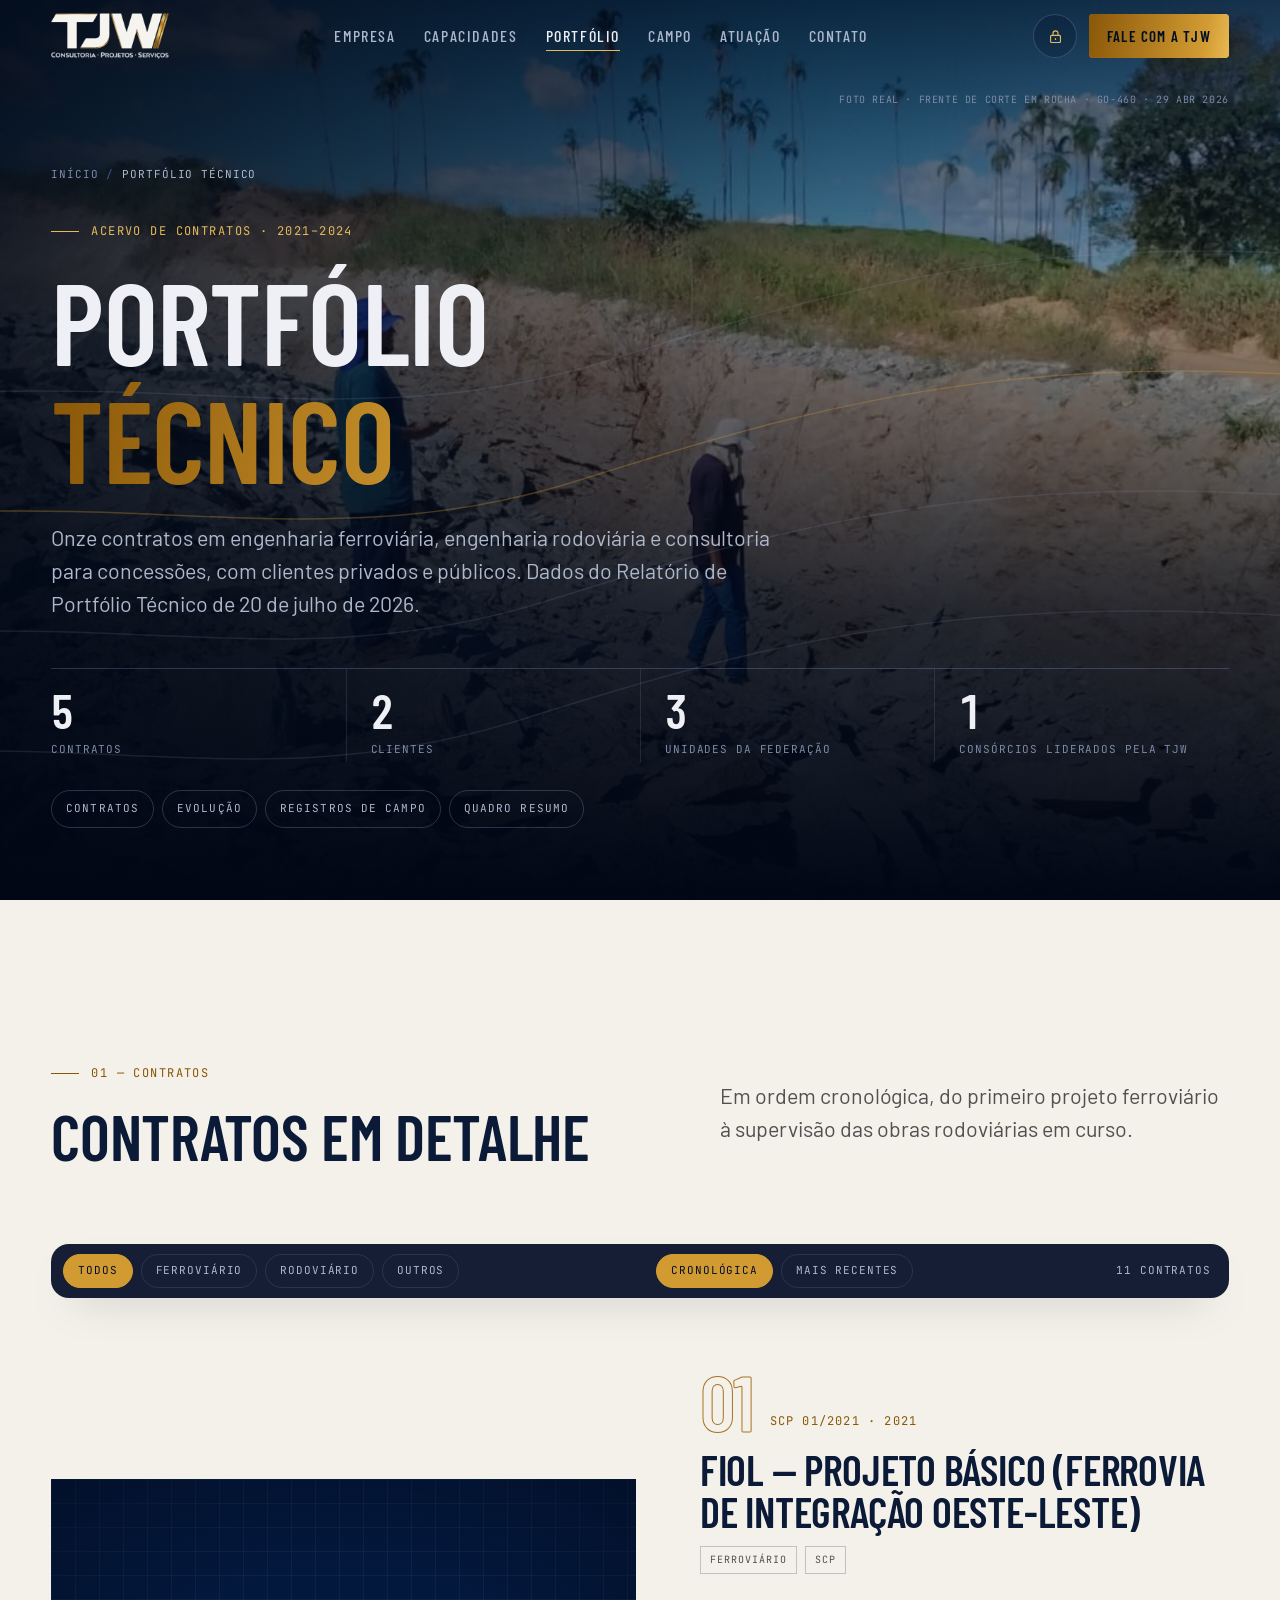
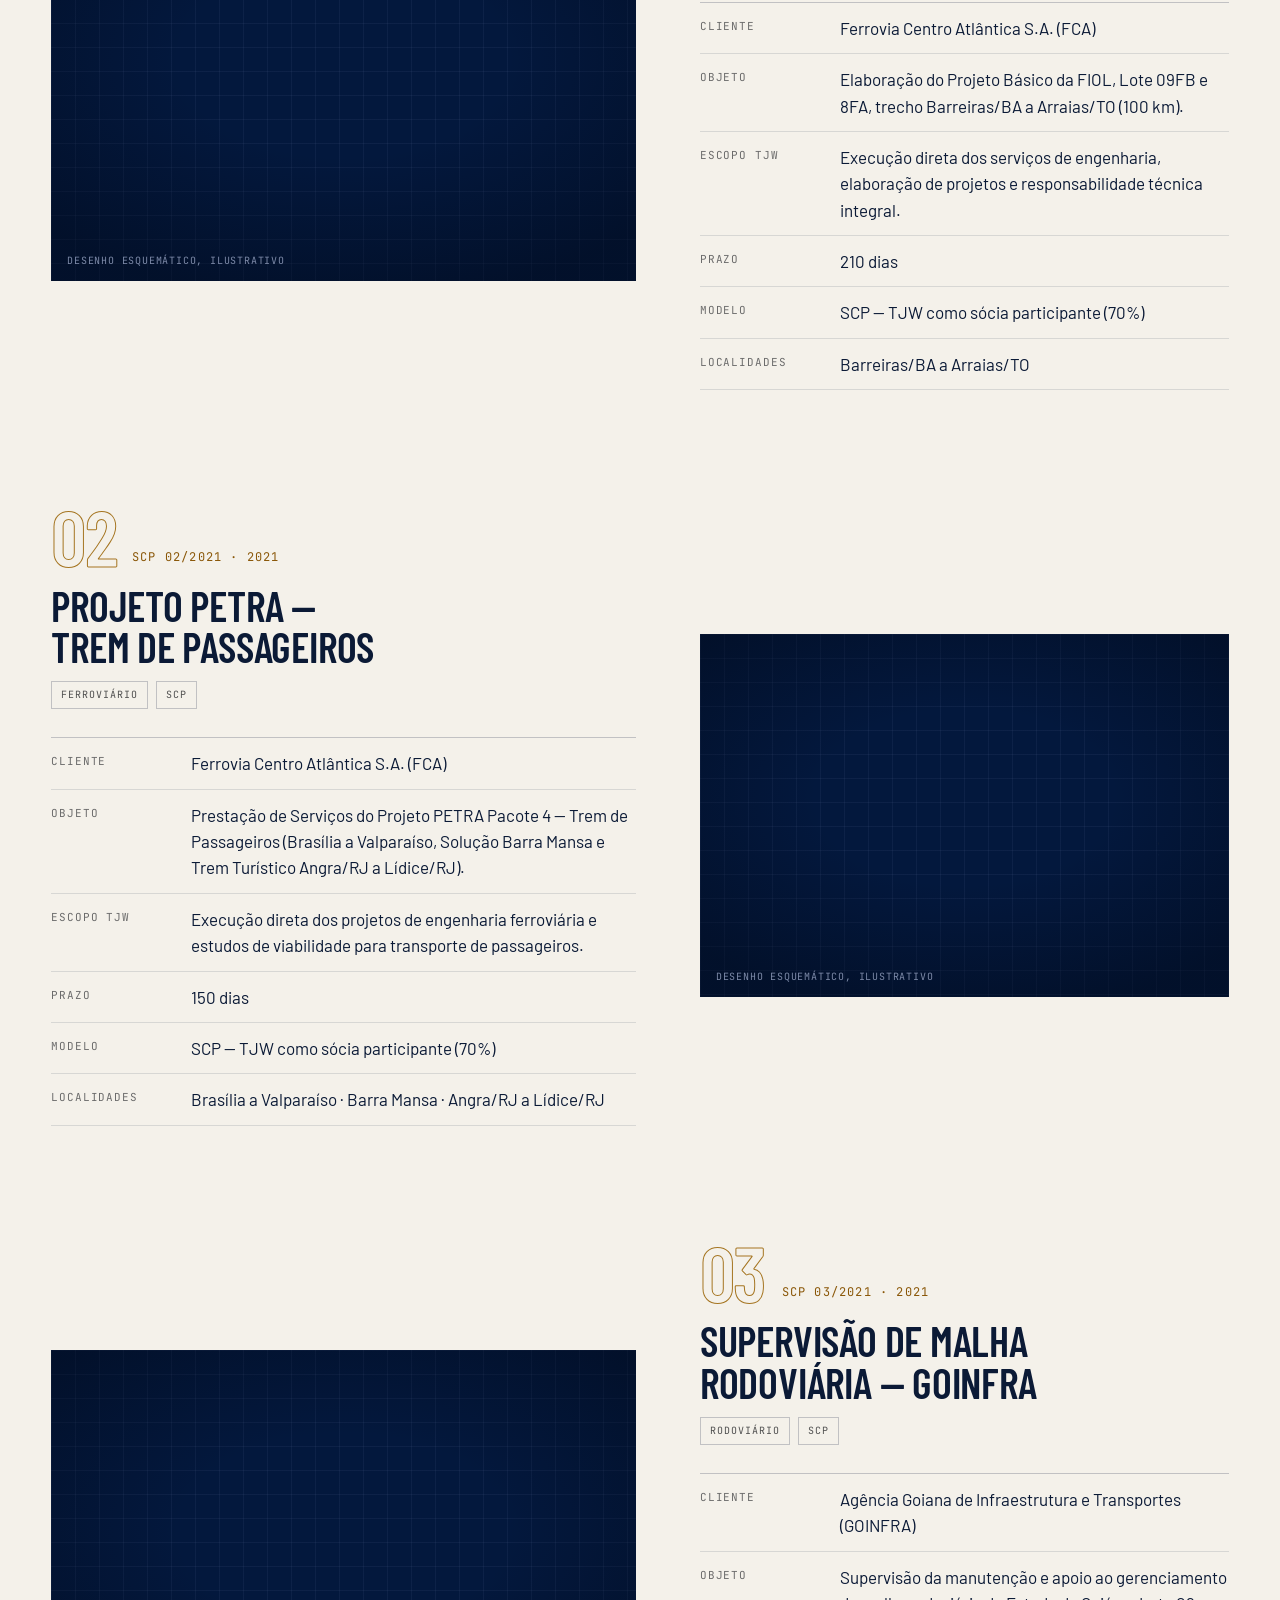
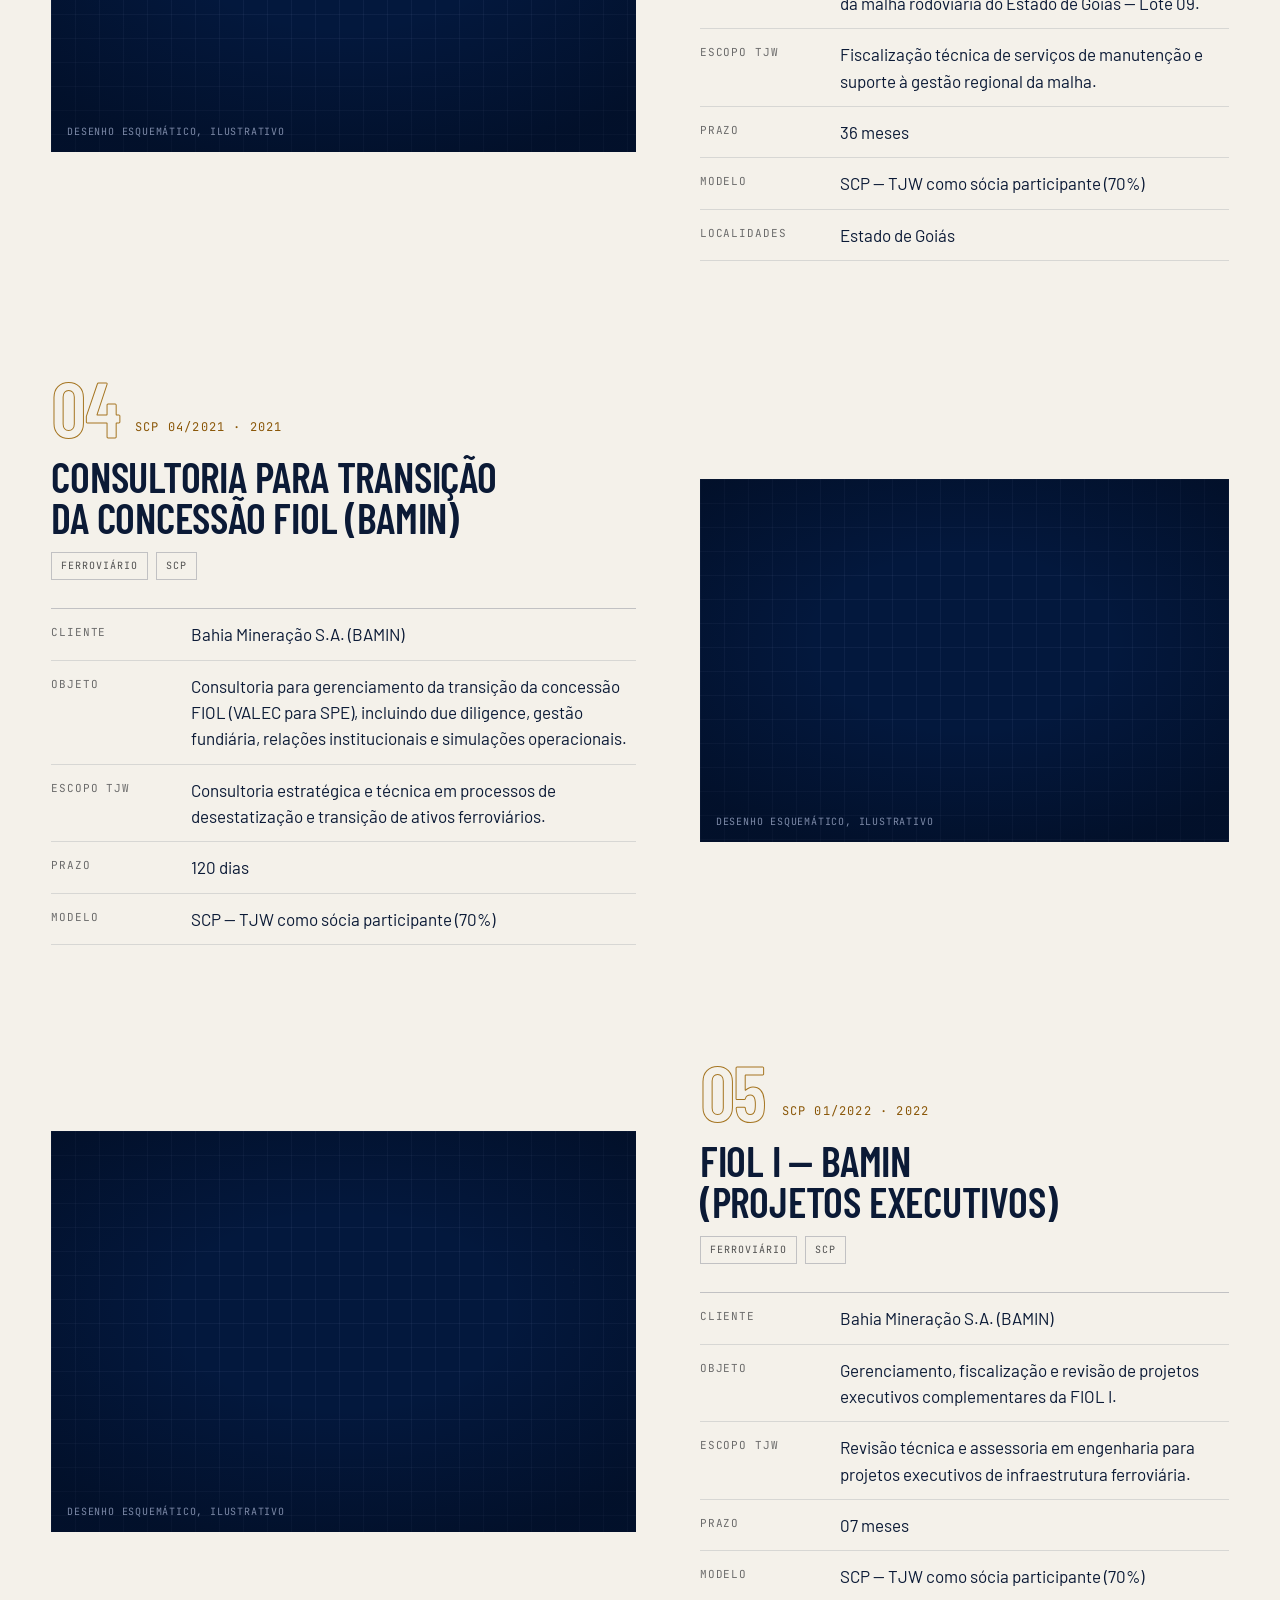
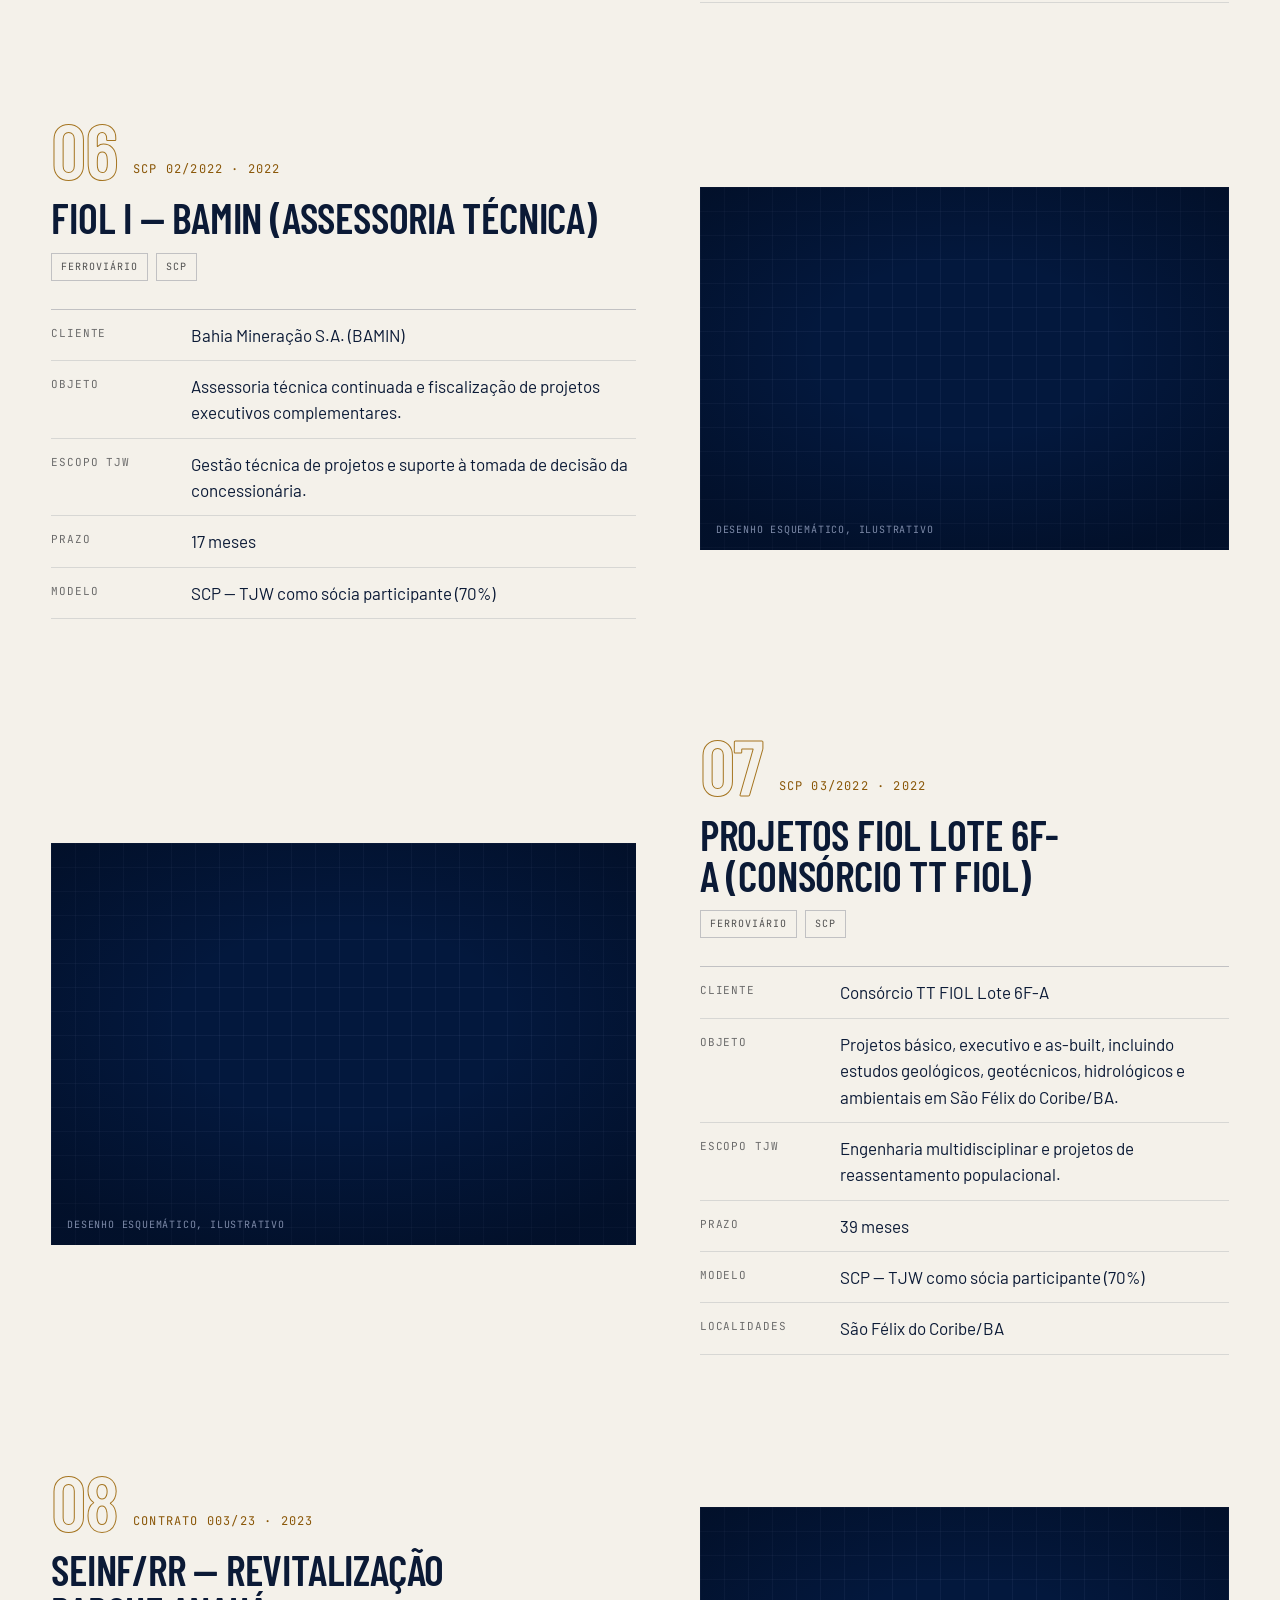
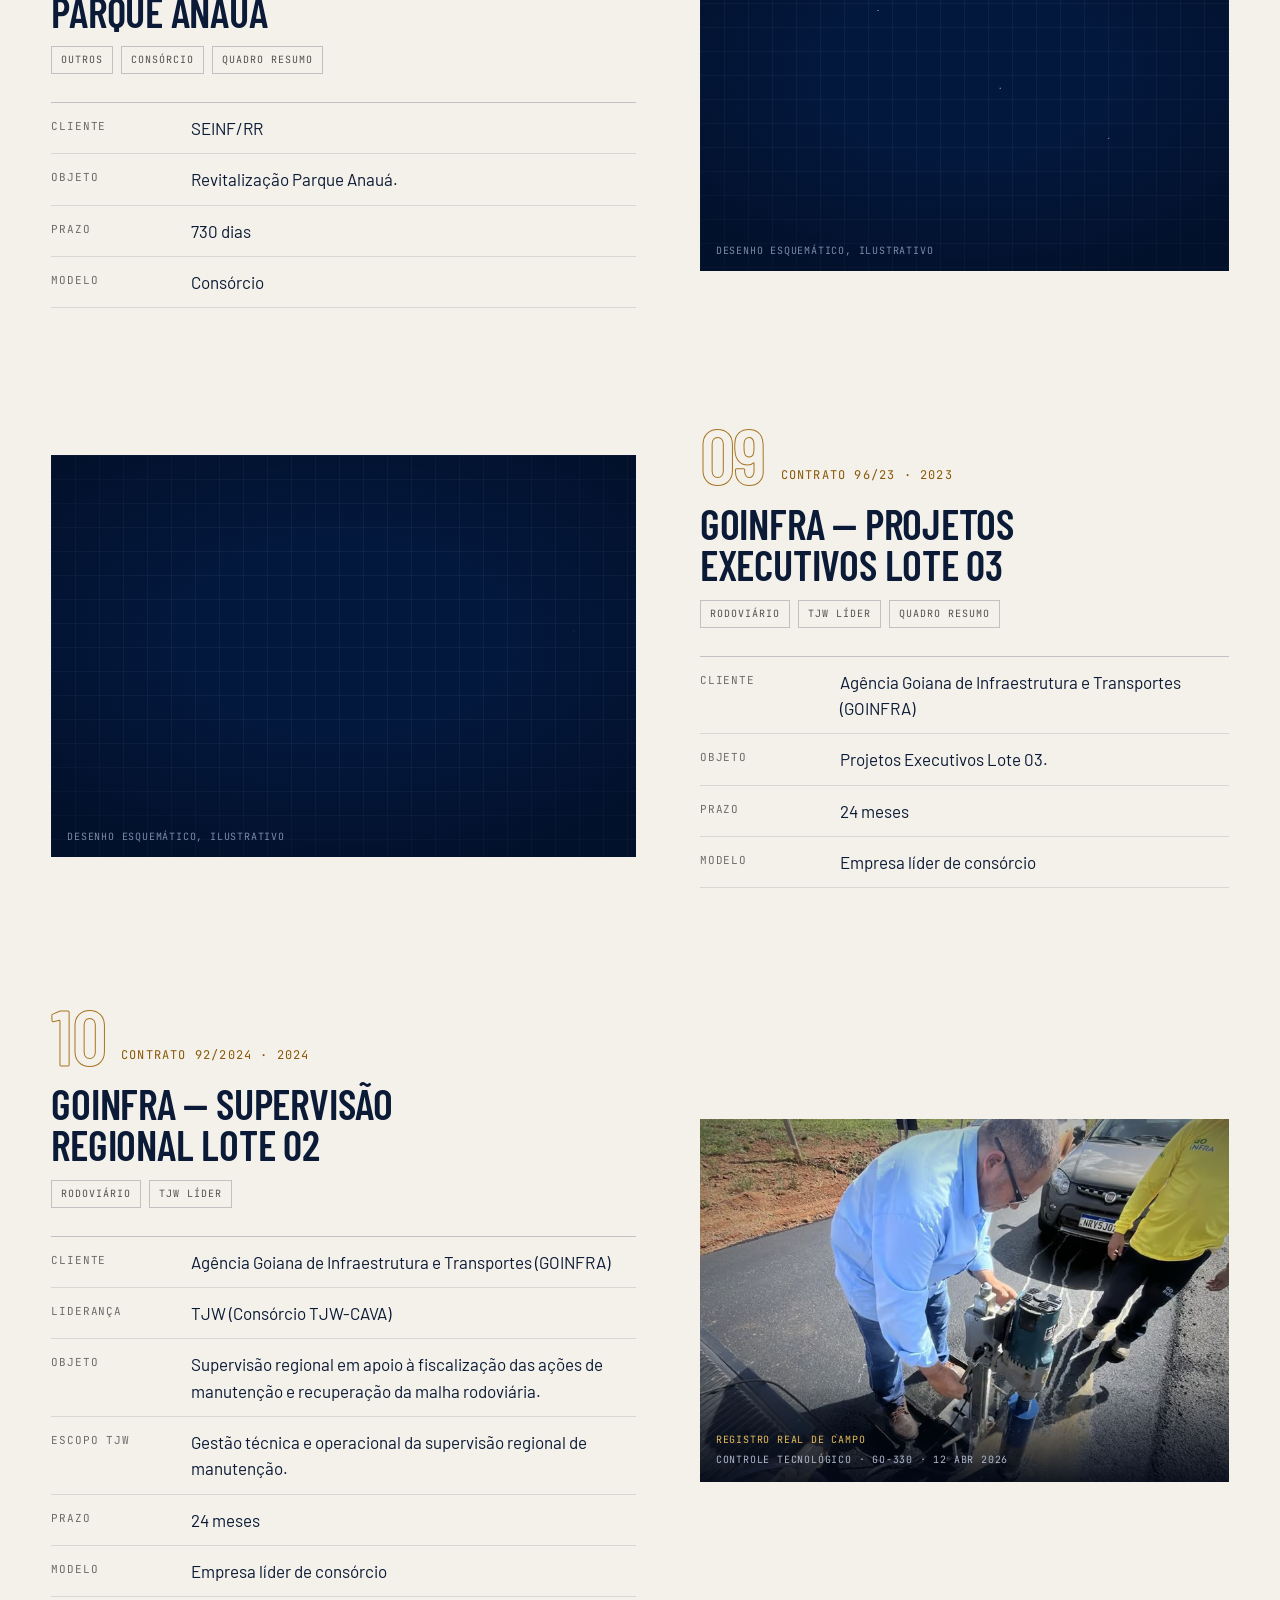
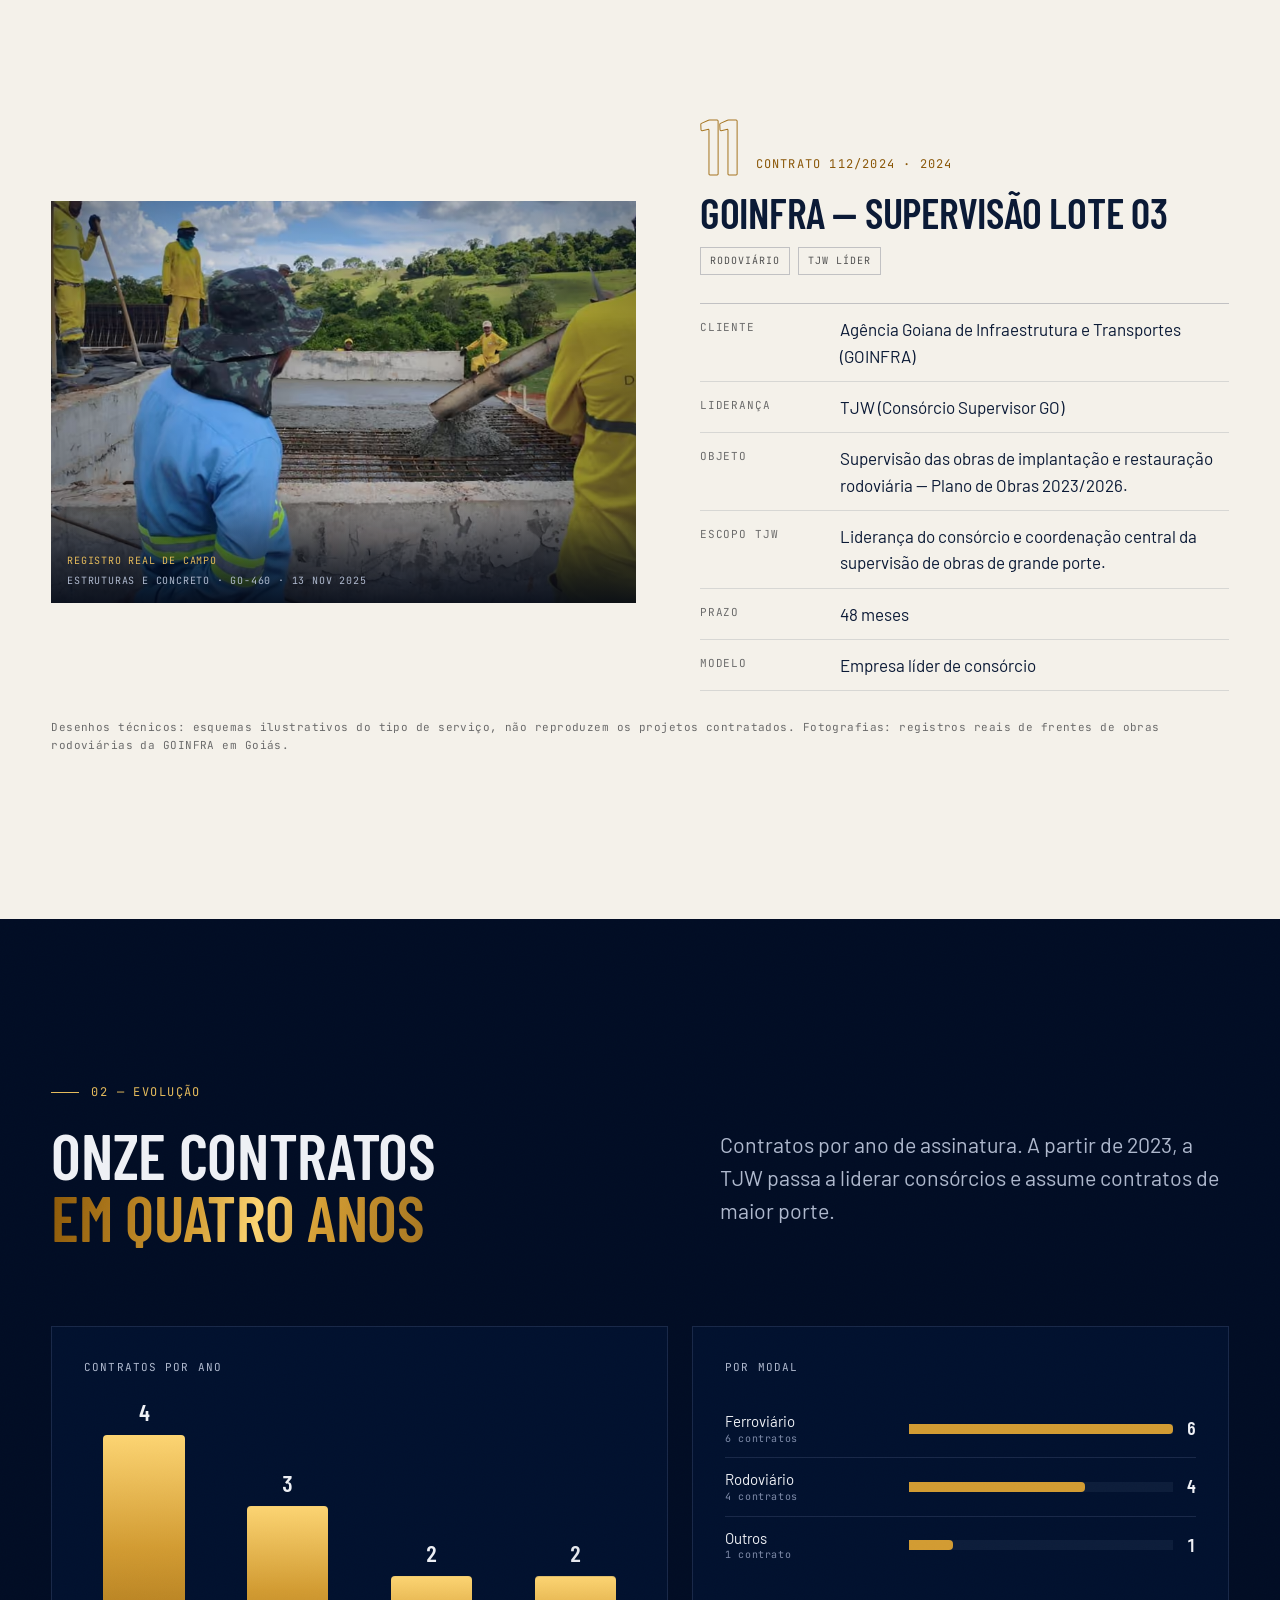
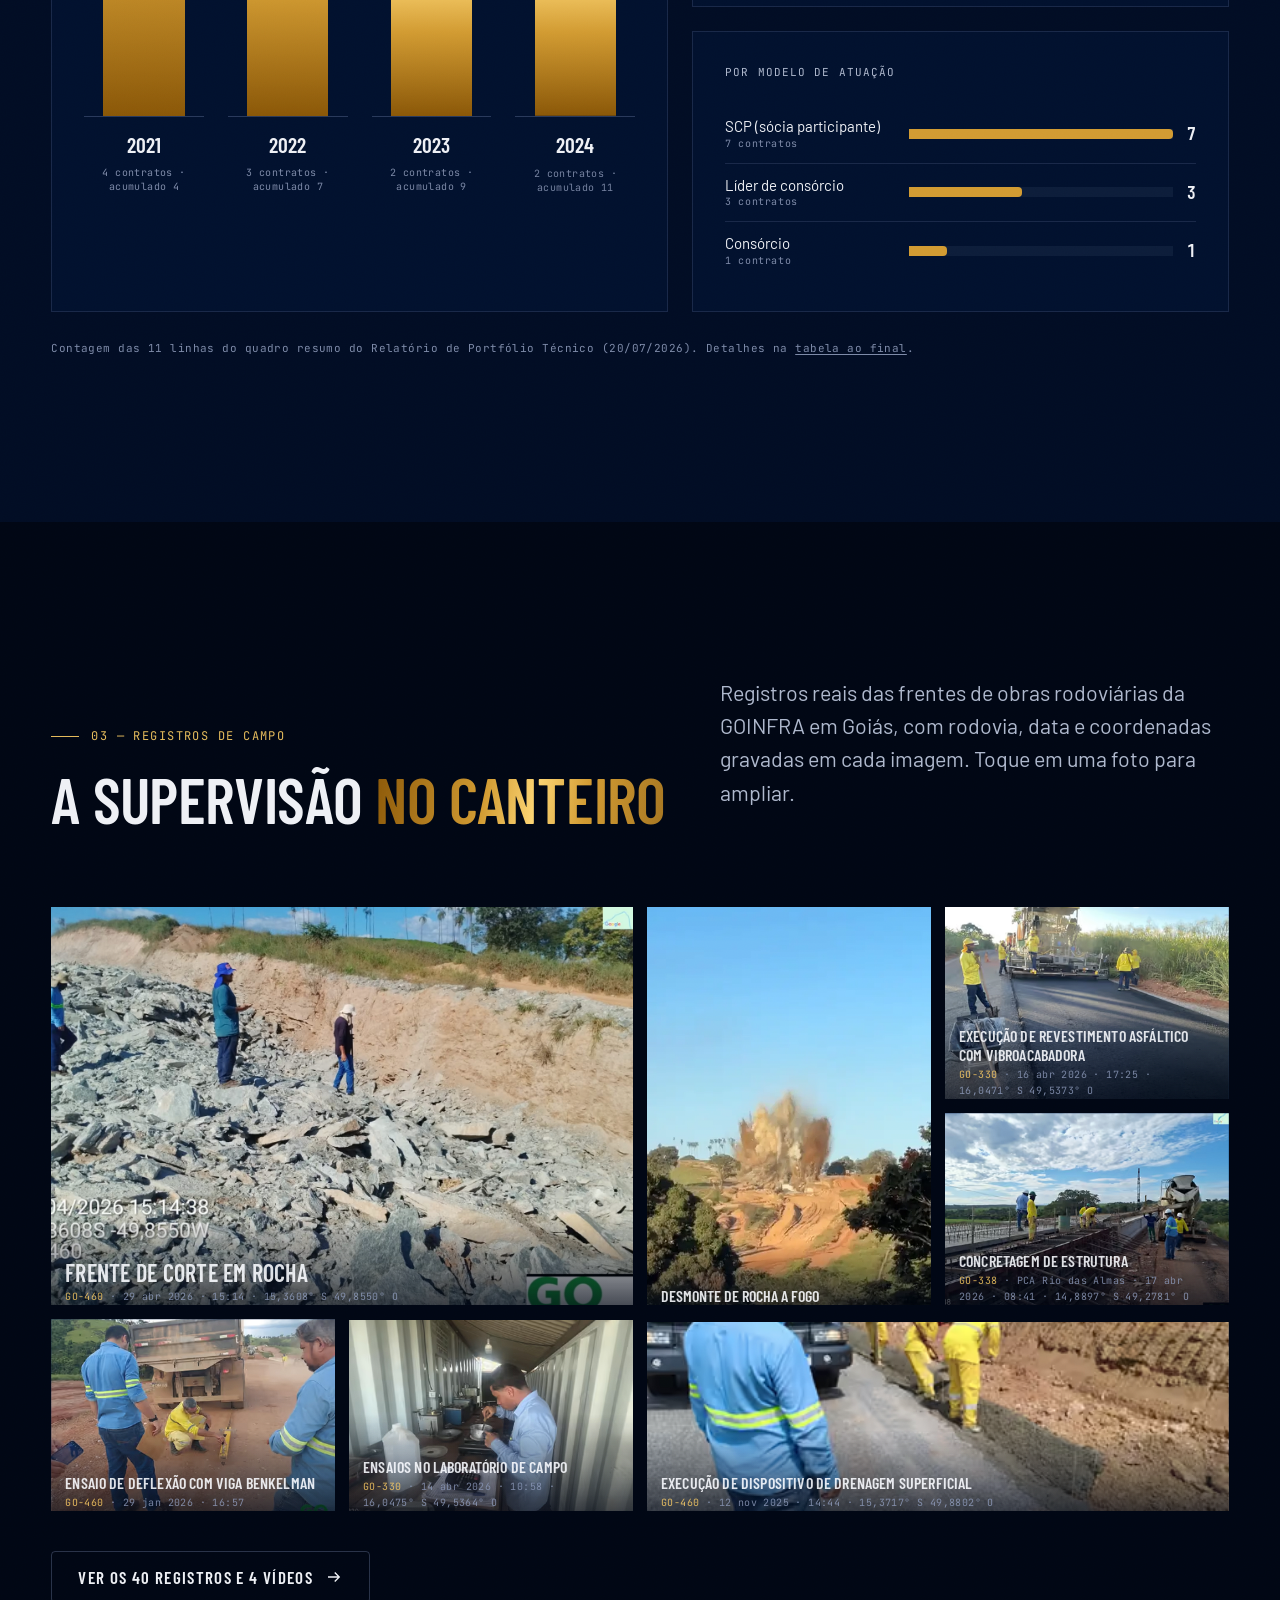
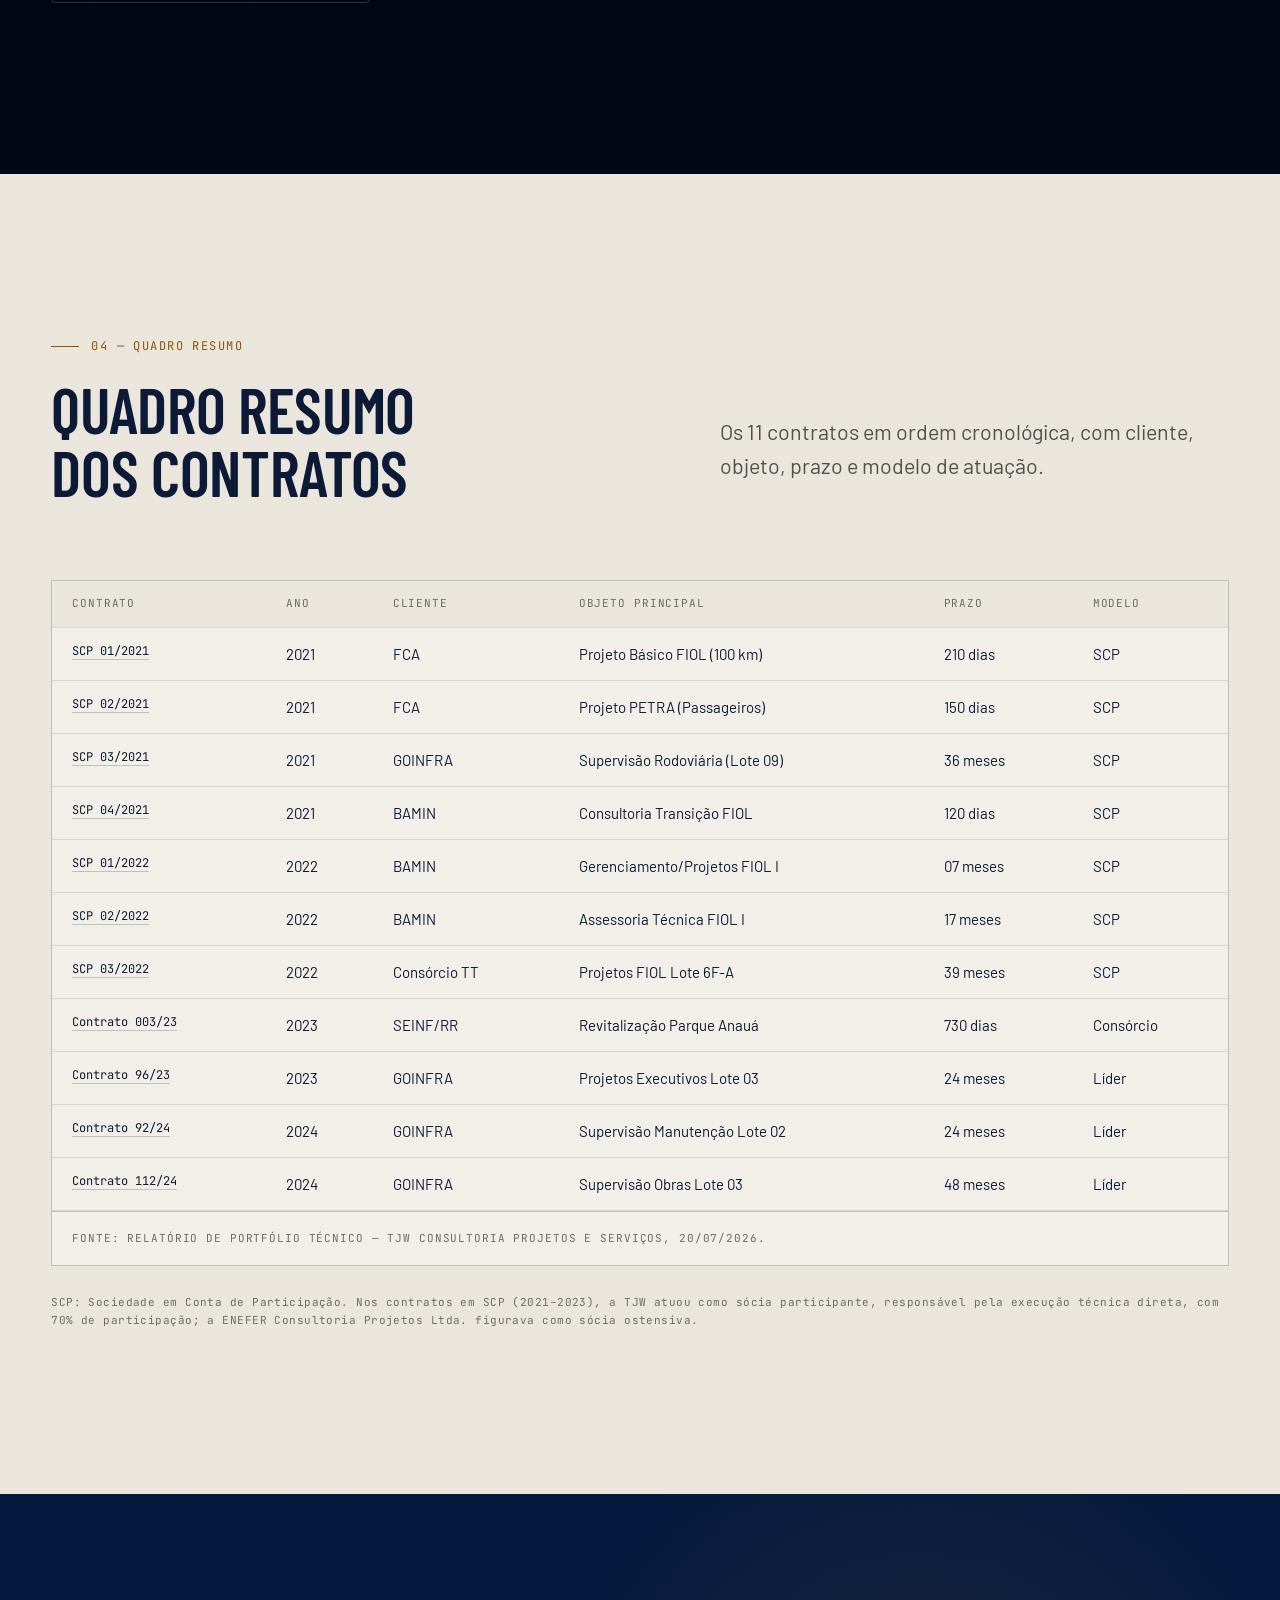
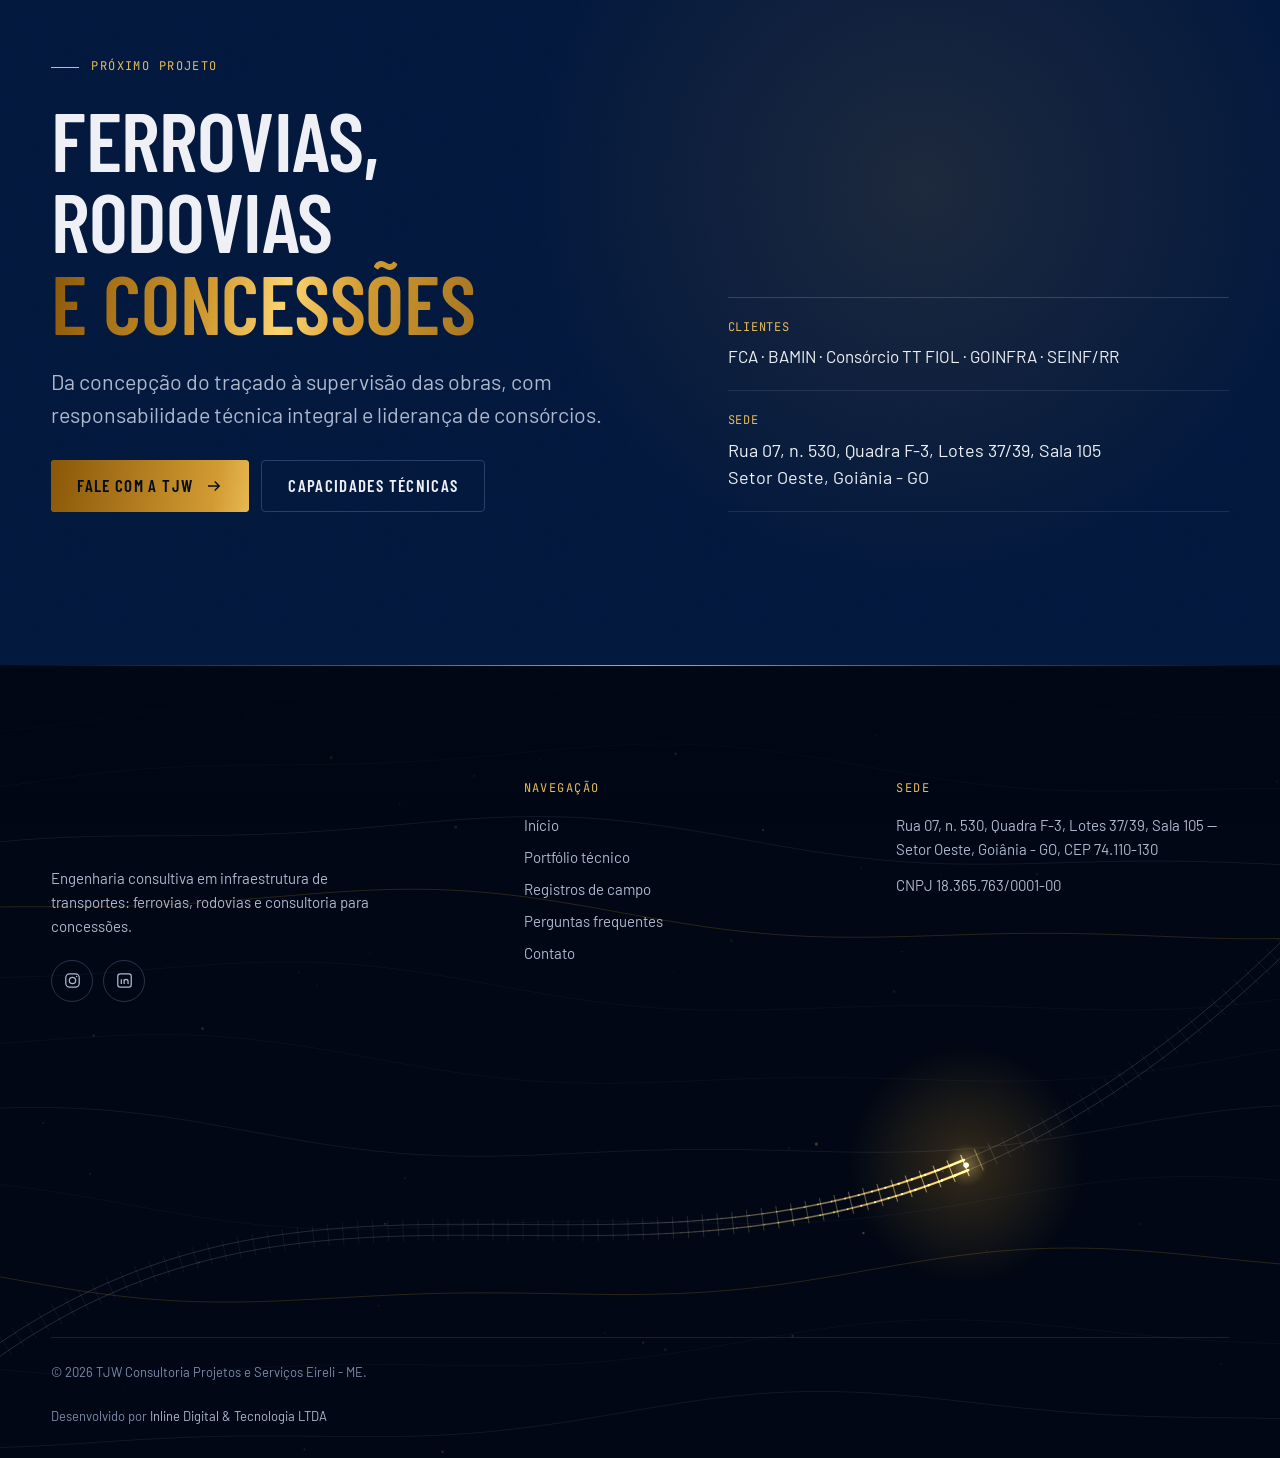
<file: portfolio.html>
<!doctype html>
<html lang="pt-BR">
<head>
  <meta charset="utf-8">
  <meta name="viewport" content="width=device-width, initial-scale=1, viewport-fit=cover">
  <title>Portfólio técnico: 11 contratos em ferrovias e rodovias | TJW Consultoria</title>
  <meta name="description" content="Onze contratos da TJW Consultoria entre 2021 e 2024: FIOL, Projeto PETRA, BAMIN, supervisão de obras da GOINFRA e Parque Anauá, com registros reais de campo.">
  <link rel="canonical" href="https://www.tjwconsultoria.com.br/portfolio/">
  <meta name="robots" content="index, follow, max-image-preview:large">
  <meta name="theme-color" content="#03183d">
  <meta property="og:type" content="website">
  <meta property="og:locale" content="pt_BR">
  <meta property="og:site_name" content="TJW Consultoria">
  <meta property="og:title" content="Portfólio técnico | TJW Consultoria">
  <meta property="og:description" content="11 contratos em engenharia ferroviária, rodoviária e consultoria para concessões, com clientes públicos e privados.">
  <meta property="og:url" content="https://www.tjwconsultoria.com.br/portfolio/">
  <meta property="og:image" content="https://www.tjwconsultoria.com.br/assets/img/og/tjw-consultoria-og.jpg">
  <meta property="og:image:alt" content="TJW Consultoria · Projetos · Serviços">
  <meta property="og:image:alt" content="TJW Consultoria · Projetos · Serviços">
  <meta property="og:image:alt" content="TJW Consultoria · Projetos · Serviços">
  <meta property="og:image:width" content="1200">
  <meta property="og:image:height" content="630">
  <meta name="twitter:card" content="summary_large_image">
  <link rel="icon" href="favicon.ico" sizes="32x32">
  <link rel="icon" href="favicon-32.png" type="image/png" sizes="32x32">
  <link rel="apple-touch-icon" href="apple-touch-icon.png">
  <link rel="manifest" href="site.webmanifest">
  <link rel="preload" href="assets/fonts/barlow-condensed-600.woff2" as="font" type="font/woff2" crossorigin>
  <link rel="preload" href="assets/fonts/barlow-400.woff2" as="font" type="font/woff2" crossorigin>
  <link rel="preload" as="image" type="image/avif" href="assets/img/campo/go-460-corte-em-rocha-panorama-1408.avif" imagesrcset="assets/img/campo/go-460-corte-em-rocha-panorama-480.avif 480w, assets/img/campo/go-460-corte-em-rocha-panorama-960.avif 960w, assets/img/campo/go-460-corte-em-rocha-panorama-1408.avif 1408w" imagesizes="100vw" fetchpriority="high">
  <link rel="stylesheet" href="assets/css/main.css">
  <script>
    (function (d) { d.classList.add('js'); if (window.matchMedia && matchMedia('(prefers-reduced-motion: reduce)').matches) d.classList.add('no-motion'); setTimeout(function () { if (!window.__tjwReady) d.classList.add('fallback'); }, 3500); })(document.documentElement);
  </script>
  <script defer src="assets/vendor/gsap.min.js"></script>
  <script defer src="assets/vendor/ScrollTrigger.min.js"></script>
  <script defer src="assets/vendor/lenis.min.js"></script>
  <script defer src="assets/js/main.js"></script>
  <script defer src="assets/js/rodape.js"></script>
  <script defer src="assets/js/campo.js"></script>
  <script defer src="assets/js/portfolio.js"></script>
  <script type="application/ld+json">
{
  "@context": "https://schema.org",
  "@graph": [
    {
      "@type": "BreadcrumbList",
      "itemListElement": [
        {
          "@type": "ListItem",
          "position": 1,
          "name": "Início",
          "item": "https://www.tjwconsultoria.com.br/"
        },
        {
          "@type": "ListItem",
          "position": 2,
          "name": "Portfólio técnico",
          "item": "https://www.tjwconsultoria.com.br/portfolio/"
        }
      ]
    },
    {
      "@type": "CollectionPage",
      "@id": "https://www.tjwconsultoria.com.br/portfolio/#pagina",
      "url": "https://www.tjwconsultoria.com.br/portfolio/",
      "name": "Portfólio técnico — TJW Consultoria",
      "inLanguage": "pt-BR",
      "description": "Onze contratos da TJW Consultoria entre 2021 e 2024 em engenharia ferroviária, rodoviária e consultoria para concessões.",
      "isPartOf": {
        "@id": "https://www.tjwconsultoria.com.br/#site"
      },
      "about": {
        "@id": "https://www.tjwconsultoria.com.br/#organizacao"
      },
      "dateModified": "2026-09-27",
      "primaryImageOfPage": {
        "@type": "ImageObject",
        "url": "https://www.tjwconsultoria.com.br/assets/img/campo/go-460-corte-em-rocha-panorama-1408.webp",
        "width": 1408,
        "height": 768,
        "caption": "Frente de corte em rocha, rodovia GO-460, registro real de campo"
      },
      "mainEntity": {
        "@id": "https://www.tjwconsultoria.com.br/portfolio/#contratos"
      }
    },
    {
      "@type": "ItemList",
      "@id": "https://www.tjwconsultoria.com.br/portfolio/#contratos",
      "name": "Contratos do portfólio da TJW Consultoria",
      "itemListOrder": "https://schema.org/ItemListOrderAscending",
      "numberOfItems": 11,
      "itemListElement": [
        {
          "@type": "ListItem",
          "position": 1,
          "item": {
            "@type": "Service",
            "@id": "https://www.tjwconsultoria.com.br/portfolio/#scp-01-2021",
            "name": "SCP 01/2021 — FIOL — Projeto Básico (Ferrovia de Integração Oeste-Leste)",
            "url": "https://www.tjwconsultoria.com.br/portfolio/#scp-01-2021",
            "serviceType": "Engenharia ferroviário",
            "provider": {
              "@id": "https://www.tjwconsultoria.com.br/#organizacao"
            },
            "description": "Elaboração do Projeto Básico da FIOL, Lote 09FB e 8FA, trecho Barreiras/BA a Arraias/TO (100 km).. Prazo: 210 dias. Ano: 2021.",
            "areaServed": "Barreiras/BA a Arraias/TO"
          }
        },
        {
          "@type": "ListItem",
          "position": 2,
          "item": {
            "@type": "Service",
            "@id": "https://www.tjwconsultoria.com.br/portfolio/#scp-02-2021",
            "name": "SCP 02/2021 — Projeto PETRA — Trem de Passageiros",
            "url": "https://www.tjwconsultoria.com.br/portfolio/#scp-02-2021",
            "serviceType": "Engenharia ferroviário",
            "provider": {
              "@id": "https://www.tjwconsultoria.com.br/#organizacao"
            },
            "description": "Prestação de Serviços do Projeto PETRA Pacote 4 — Trem de Passageiros (Brasília a Valparaíso, Solução Barra Mansa e Trem Turístico Angra/RJ a Lídice/RJ).. Prazo: 150 dias. Ano: 2021.",
            "areaServed": "Brasília a Valparaíso · Barra Mansa · Angra/RJ a Lídice/RJ"
          }
        },
        {
          "@type": "ListItem",
          "position": 3,
          "item": {
            "@type": "Service",
            "@id": "https://www.tjwconsultoria.com.br/portfolio/#scp-03-2021",
            "name": "SCP 03/2021 — Supervisão de Malha Rodoviária — GOINFRA",
            "url": "https://www.tjwconsultoria.com.br/portfolio/#scp-03-2021",
            "serviceType": "Engenharia rodoviário",
            "provider": {
              "@id": "https://www.tjwconsultoria.com.br/#organizacao"
            },
            "description": "Supervisão da manutenção e apoio ao gerenciamento da malha rodoviária do Estado de Goiás — Lote 09.. Prazo: 36 meses. Ano: 2021.",
            "areaServed": "Estado de Goiás"
          }
        },
        {
          "@type": "ListItem",
          "position": 4,
          "item": {
            "@type": "Service",
            "@id": "https://www.tjwconsultoria.com.br/portfolio/#scp-04-2021",
            "name": "SCP 04/2021 — Consultoria para Transição da Concessão FIOL (BAMIN)",
            "url": "https://www.tjwconsultoria.com.br/portfolio/#scp-04-2021",
            "serviceType": "Engenharia ferroviário",
            "provider": {
              "@id": "https://www.tjwconsultoria.com.br/#organizacao"
            },
            "description": "Consultoria para gerenciamento da transição da concessão FIOL (VALEC para SPE), incluindo due diligence, gestão fundiária, relações institucionais e simulações operacionais.. Prazo: 120 dias. Ano: 2021.",
            "areaServed": "Brasil"
          }
        },
        {
          "@type": "ListItem",
          "position": 5,
          "item": {
            "@type": "Service",
            "@id": "https://www.tjwconsultoria.com.br/portfolio/#scp-01-2022",
            "name": "SCP 01/2022 — FIOL I — BAMIN (Projetos Executivos)",
            "url": "https://www.tjwconsultoria.com.br/portfolio/#scp-01-2022",
            "serviceType": "Engenharia ferroviário",
            "provider": {
              "@id": "https://www.tjwconsultoria.com.br/#organizacao"
            },
            "description": "Gerenciamento, fiscalização e revisão de projetos executivos complementares da FIOL I.. Prazo: 07 meses. Ano: 2022.",
            "areaServed": "Brasil"
          }
        },
        {
          "@type": "ListItem",
          "position": 6,
          "item": {
            "@type": "Service",
            "@id": "https://www.tjwconsultoria.com.br/portfolio/#scp-02-2022",
            "name": "SCP 02/2022 — FIOL I — BAMIN (Assessoria Técnica)",
            "url": "https://www.tjwconsultoria.com.br/portfolio/#scp-02-2022",
            "serviceType": "Engenharia ferroviário",
            "provider": {
              "@id": "https://www.tjwconsultoria.com.br/#organizacao"
            },
            "description": "Assessoria técnica continuada e fiscalização de projetos executivos complementares.. Prazo: 17 meses. Ano: 2022.",
            "areaServed": "Brasil"
          }
        },
        {
          "@type": "ListItem",
          "position": 7,
          "item": {
            "@type": "Service",
            "@id": "https://www.tjwconsultoria.com.br/portfolio/#scp-03-2022",
            "name": "SCP 03/2022 — Projetos FIOL Lote 6F-A (Consórcio TT FIOL)",
            "url": "https://www.tjwconsultoria.com.br/portfolio/#scp-03-2022",
            "serviceType": "Engenharia ferroviário",
            "provider": {
              "@id": "https://www.tjwconsultoria.com.br/#organizacao"
            },
            "description": "Projetos básico, executivo e as-built, incluindo estudos geológicos, geotécnicos, hidrológicos e ambientais em São Félix do Coribe/BA.. Prazo: 39 meses. Ano: 2022.",
            "areaServed": "São Félix do Coribe/BA"
          }
        },
        {
          "@type": "ListItem",
          "position": 8,
          "item": {
            "@type": "Service",
            "@id": "https://www.tjwconsultoria.com.br/portfolio/#contrato-003-2023",
            "name": "Contrato 003/23 — SEINF/RR — Revitalização Parque Anauá",
            "url": "https://www.tjwconsultoria.com.br/portfolio/#contrato-003-2023",
            "serviceType": "Engenharia consultiva",
            "provider": {
              "@id": "https://www.tjwconsultoria.com.br/#organizacao"
            },
            "description": "Revitalização Parque Anauá.. Prazo: 730 dias. Ano: 2023.",
            "areaServed": "Roraima"
          }
        },
        {
          "@type": "ListItem",
          "position": 9,
          "item": {
            "@type": "Service",
            "@id": "https://www.tjwconsultoria.com.br/portfolio/#contrato-96-2023",
            "name": "Contrato 96/23 — GOINFRA — Projetos Executivos Lote 03",
            "url": "https://www.tjwconsultoria.com.br/portfolio/#contrato-96-2023",
            "serviceType": "Engenharia rodoviário",
            "provider": {
              "@id": "https://www.tjwconsultoria.com.br/#organizacao"
            },
            "description": "Projetos Executivos Lote 03.. Prazo: 24 meses. Ano: 2023.",
            "areaServed": "Goiás"
          }
        },
        {
          "@type": "ListItem",
          "position": 10,
          "item": {
            "@type": "Service",
            "@id": "https://www.tjwconsultoria.com.br/portfolio/#contrato-92-2024",
            "name": "Contrato 92/2024 — GOINFRA — Supervisão Regional Lote 02",
            "url": "https://www.tjwconsultoria.com.br/portfolio/#contrato-92-2024",
            "serviceType": "Engenharia rodoviário",
            "provider": {
              "@id": "https://www.tjwconsultoria.com.br/#organizacao"
            },
            "description": "Supervisão regional em apoio à fiscalização das ações de manutenção e recuperação da malha rodoviária.. Prazo: 24 meses. Ano: 2024.",
            "areaServed": "Goiás"
          }
        },
        {
          "@type": "ListItem",
          "position": 11,
          "item": {
            "@type": "Service",
            "@id": "https://www.tjwconsultoria.com.br/portfolio/#contrato-112-2024",
            "name": "Contrato 112/2024 — GOINFRA — Supervisão Lote 03",
            "url": "https://www.tjwconsultoria.com.br/portfolio/#contrato-112-2024",
            "serviceType": "Engenharia rodoviário",
            "provider": {
              "@id": "https://www.tjwconsultoria.com.br/#organizacao"
            },
            "description": "Supervisão das obras de implantação e restauração rodoviária — Plano de Obras 2023/2026.. Prazo: 48 meses. Ano: 2024.",
            "areaServed": "Goiás"
          }
        }
      ]
    },
    {
      "@type": "ImageGallery",
      "@id": "https://www.tjwconsultoria.com.br/portfolio/#registros",
      "name": "Registros reais de campo — obras rodoviárias da GOINFRA",
      "url": "https://www.tjwconsultoria.com.br/portfolio/#registros",
      "associatedMedia": [
        {
          "@type": "ImageObject",
          "contentUrl": "https://www.tjwconsultoria.com.br/assets/img/registros/go-460-corte-em-rocha-panorama-1600.webp",
          "width": 1600,
          "height": 1200,
          "caption": "Frente de corte em rocha, rodovia GO-460, registro de 29 de abril de 2026",
          "contentLocation": {
            "@type": "Place",
            "name": "Rodovia GO-460",
            "geo": {
              "@type": "GeoCoordinates",
              "latitude": -15.3608,
              "longitude": -49.855
            }
          }
        },
        {
          "@type": "ImageObject",
          "contentUrl": "https://www.tjwconsultoria.com.br/assets/img/registros/go-330-vibroacabadora-revestimento-asfaltico-1280.webp",
          "width": 1280,
          "height": 960,
          "caption": "Execução de revestimento asfáltico com vibroacabadora, rodovia GO-330, registro de 16 de abril de 2026",
          "contentLocation": {
            "@type": "Place",
            "name": "Rodovia GO-330",
            "geo": {
              "@type": "GeoCoordinates",
              "latitude": -16.0471,
              "longitude": -49.5373
            }
          }
        },
        {
          "@type": "ImageObject",
          "contentUrl": "https://www.tjwconsultoria.com.br/assets/img/registros/go-338-pca-rio-das-almas-concretagem-1280.webp",
          "width": 1280,
          "height": 960,
          "caption": "Concretagem de estrutura na PCA Rio das Almas, rodovia GO-338, registro de 17 de abril de 2026",
          "contentLocation": {
            "@type": "Place",
            "name": "Rodovia GO-338",
            "geo": {
              "@type": "GeoCoordinates",
              "latitude": -14.8897,
              "longitude": -49.2781
            }
          }
        },
        {
          "@type": "ImageObject",
          "contentUrl": "https://www.tjwconsultoria.com.br/assets/img/registros/go-460-ensaio-deflexao-viga-benkelman-1280.webp",
          "width": 1280,
          "height": 960,
          "caption": "Ensaio de deflexão com viga Benkelman, rodovia GO-460, registro de 29 de janeiro de 2026"
        },
        {
          "@type": "ImageObject",
          "contentUrl": "https://www.tjwconsultoria.com.br/assets/img/registros/go-330-laboratorio-de-campo-ensaios-1280.webp",
          "width": 1280,
          "height": 960,
          "caption": "Ensaios no laboratório de campo, rodovia GO-330, registro de 14 de abril de 2026",
          "contentLocation": {
            "@type": "Place",
            "name": "Rodovia GO-330",
            "geo": {
              "@type": "GeoCoordinates",
              "latitude": -16.0475,
              "longitude": -49.5364
            }
          }
        },
        {
          "@type": "ImageObject",
          "contentUrl": "https://www.tjwconsultoria.com.br/assets/img/registros/go-460-drenagem-superficial-1280.webp",
          "width": 1280,
          "height": 960,
          "caption": "Execução de dispositivo de drenagem superficial, rodovia GO-460, registro de 12 de novembro de 2025",
          "contentLocation": {
            "@type": "Place",
            "name": "Rodovia GO-460",
            "geo": {
              "@type": "GeoCoordinates",
              "latitude": -15.3717,
              "longitude": -49.8802
            }
          }
        },
        {
          "@type": "VideoObject",
          "name": "Desmonte de rocha a fogo em frente de obra rodoviária",
          "description": "Vídeo real de campo: desmonte de rocha a fogo em corte rodoviário.",
          "contentUrl": "https://www.tjwconsultoria.com.br/assets/video/desmonte-a.mp4",
          "thumbnailUrl": "https://www.tjwconsultoria.com.br/assets/video/desmonte-a-poster.webp",
          "uploadDate": "2026-09-27"
        }
      ]
    }
  ]
}
  </script>
</head>
<body>
  <a class="skip-link" href="#conteudo">Pular para o conteúdo</a>

  <header class="site-header" data-transparente>
    <div class="wrap">
      <a class="brand" href="https://www.tjwconsultoria.com.br/" aria-label="TJW Consultoria — página inicial">
        <img src="assets/img/marca/tjw-consultoria-logo-negativo.png" width="334" height="132" alt="TJW Consultoria · Projetos · Serviços">
      </a>
      <nav class="nav-main" aria-label="Principal">
        <ul>
          <li><a href="https://www.tjwconsultoria.com.br/#empresa">Empresa</a></li>
          <li><a href="https://www.tjwconsultoria.com.br/#capacidades">Capacidades</a></li>
          <li><a href="https://www.tjwconsultoria.com.br/portfolio/" aria-current="page">Portfólio</a></li>
          <li><a href="https://www.tjwconsultoria.com.br/campo/">Campo</a></li>
          <li><a href="https://www.tjwconsultoria.com.br/#atuacao">Atuação</a></li>
          <li><a href="https://www.tjwconsultoria.com.br/#contato">Contato</a></li>
        </ul>
      </nav>
      <a class="acesso" href="https://tjw.inlinedigital.com.br/login" target="_blank" rel="noopener nofollow" title="Sistema corporativo TJW (abre em nova aba)"><svg viewBox="0 0 24 24" fill="none" stroke="currentColor" stroke-width="1.6" aria-hidden="true"><rect x="5" y="10.5" width="14" height="10" rx="1.5"/><path d="M8.5 10.5V7.5a3.5 3.5 0 0 1 7 0v3"/><path d="M12 14.5v2.5"/></svg><span class="acesso__txt">Acesso corporativo</span><span class="visually-hidden"> (abre em nova aba)</span></a>
      <a class="btn btn--gold header-cta" href="https://www.tjwconsultoria.com.br/#contato">Fale com a TJW</a>
      <button class="menu-toggle" type="button" aria-expanded="false" aria-controls="menu-movel"><span class="lbl">Menu</span><span class="bars" aria-hidden="true"></span></button>
    </div>
  </header>

  <nav class="nav-mobile" id="menu-movel" aria-label="Menu" inert>
    <ol>
      <li><a href="https://www.tjwconsultoria.com.br/#empresa">Empresa</a></li>
      <li><a href="https://www.tjwconsultoria.com.br/#capacidades">Capacidades</a></li>
      <li><a href="https://www.tjwconsultoria.com.br/portfolio/" aria-current="page">Portfólio</a></li>
      <li><a href="https://www.tjwconsultoria.com.br/campo/">Campo</a></li>
      <li><a href="https://www.tjwconsultoria.com.br/#atuacao">Onde atuamos</a></li>
      <li><a href="https://www.tjwconsultoria.com.br/#contato">Contato</a></li>
    </ol>
    <div class="nav-mobile__foot">
      <p>Rua 07, n. 530, Qd. F-3, Lts. 37/39, Sala 105<br>Setor Oeste, Goiânia - GO</p>
      <!-- REDES SOCIAIS: ao receber os endereços, acrescente em cada <a> href="https://..." target="_blank" rel="noopener" e remova "(em breve)" -->
      <ul class="redes" aria-label="Redes sociais">
        <li><a class="redes__link" aria-label="Instagram da TJW Consultoria (em breve)" title="Instagram · em breve"><svg viewBox="0 0 24 24" fill="none" stroke="currentColor" stroke-width="1.6" aria-hidden="true"><rect x="3.5" y="3.5" width="17" height="17" rx="5"/><circle cx="12" cy="12" r="4"/><circle cx="17.2" cy="6.8" r=".9" fill="currentColor" stroke="none"/></svg></a></li>
        <li><a class="redes__link" aria-label="LinkedIn da TJW Consultoria (em breve)" title="LinkedIn · em breve"><svg viewBox="0 0 24 24" fill="none" stroke="currentColor" stroke-width="1.6" aria-hidden="true"><rect x="3.5" y="3.5" width="17" height="17" rx="3"/><path d="M8 10.5V16.5M8 7.6v.1M11.5 16.5v-6M11.5 13.2c0-1.6 1-2.7 2.5-2.7s2.5 1.1 2.5 2.7v3.3"/></svg></a></li>
      </ul>
      <a class="acesso acesso--menu" href="https://tjw.inlinedigital.com.br/login" target="_blank" rel="noopener nofollow" title="Sistema corporativo TJW (abre em nova aba)"><svg viewBox="0 0 24 24" fill="none" stroke="currentColor" stroke-width="1.6" aria-hidden="true"><rect x="5" y="10.5" width="14" height="10" rx="1.5"/><path d="M8.5 10.5V7.5a3.5 3.5 0 0 1 7 0v3"/><path d="M12 14.5v2.5"/></svg><span class="acesso__txt">Acesso corporativo</span><span class="visually-hidden"> (abre em nova aba)</span></a>
      <a class="btn btn--gold" href="https://www.tjwconsultoria.com.br/#contato">Fale com a TJW</a>
    </div>
  </nav>

  <main id="conteudo">

    <!-- ================= ABERTURA ================= -->
    <section class="pf-hero grain" data-pf-hero aria-labelledby="pg-titulo">
      <div class="pf-hero__media" aria-hidden="true">
        <picture>
                <source type="image/avif" srcset="assets/img/campo/go-460-corte-em-rocha-panorama-480.avif 480w, assets/img/campo/go-460-corte-em-rocha-panorama-960.avif 960w, assets/img/campo/go-460-corte-em-rocha-panorama-1408.avif 1408w" sizes="100vw">
                <source type="image/webp" srcset="assets/img/campo/go-460-corte-em-rocha-panorama-480.webp 480w, assets/img/campo/go-460-corte-em-rocha-panorama-960.webp 960w, assets/img/campo/go-460-corte-em-rocha-panorama-1408.webp 1408w" sizes="100vw">
                <img class="pf-hero__img" src="assets/img/campo/go-460-corte-em-rocha-panorama-960.webp" width="1408" height="768" alt="" fetchpriority="high" decoding="async">
              </picture>
      </div>
      <div class="pf-hero__veu" aria-hidden="true"></div>
      <svg class="pf-hero__linhas" viewBox="0 0 1200 600" preserveAspectRatio="xMidYMid slice" fill="none" stroke="rgba(143,163,207,.18)" aria-hidden="true">
        <path d="M-20 520C200 470 330 540 520 480S860 380 1220 430"/><path d="M-20 440C220 390 350 460 540 400S880 300 1220 350"/><path d="M-20 360C240 310 370 380 560 320S900 220 1220 270" stroke="rgba(210,155,50,.4)"/><path d="M-20 280C260 230 390 300 580 240S920 140 1220 190"/>
        <path class="fluxo" pathLength="1" d="M-20 360C240 310 370 380 560 320S900 220 1220 270"/>
        <path class="fluxo fluxo--2" pathLength="1" d="M-20 520C200 470 330 540 520 480S860 380 1220 430"/>
      </svg>
      <div class="wrap pf-hero__conteudo">
        <nav class="breadcrumb" aria-label="Trilha de navegação" data-in>
          <ol><li><a href="https://www.tjwconsultoria.com.br/">Início</a></li><li><span aria-current="page">Portfólio técnico</span></li></ol>
        </nav>
        <p class="eyebrow" data-in>Acervo de contratos · 2021–2024</p>
        <h1 id="pg-titulo" class="hero__title"><span class="ln"><span>Portfólio</span></span> <span class="ln"><span class="gold-text">técnico</span></span></h1>
        <p class="lead" data-in>Onze contratos em engenharia ferroviária, engenharia rodoviária e consultoria para concessões, com clientes privados e públicos. Dados do Relatório de Portfólio Técnico de 20 de julho de 2026.</p>
        <dl class="pf-kpis" data-in>
          <div><dt>Contratos</dt><dd><span data-count="11">11</span></dd></div>
          <div><dt>Clientes</dt><dd><span data-count="5">5</span></dd></div>
          <div><dt>Unidades da federação</dt><dd><span data-count="6">6</span></dd></div>
          <div><dt>Consórcios liderados pela TJW</dt><dd><span data-count="2">2</span></dd></div>
        </dl>
        <nav class="pf-atalhos" aria-label="Nesta página" data-in>
          <a href="#contratos">Contratos</a><a href="#evolucao">Evolução</a><a href="#registros">Registros de campo</a><a href="#quadro-resumo">Quadro resumo</a>
        </nav>
      </div>
      <p class="pf-hero__foto mono" aria-hidden="true">Foto real · frente de corte em rocha · GO-460 · 29 abr 2026</p>
    </section>

    <!-- ================= CONTRATOS ================= -->
    <section class="section theme-paper pf-contratos" id="contratos" aria-labelledby="cases-titulo">
      <div class="wrap">
        <div class="sec-head sec-head--split">
          <div>
            <p class="eyebrow">01 — Contratos</p>
            <h2 class="h2" id="cases-titulo">Contratos em detalhe</h2>
          </div>
          <p class="lead">Em ordem cronológica, do primeiro projeto ferroviário à supervisão das obras rodoviárias em curso.</p>
        </div>

        <div class="pf-barra" data-casos-ctrl>
          <div class="chips" role="group" aria-label="Filtrar por modal">
            <button class="chip" type="button" data-f="todos" aria-pressed="true">Todos</button>
            <button class="chip" type="button" data-f="ferroviario" aria-pressed="false">Ferroviário</button>
            <button class="chip" type="button" data-f="rodoviario" aria-pressed="false">Rodoviário</button>
            <button class="chip" type="button" data-f="outros" aria-pressed="false">Outros</button>
          </div>
          <div class="chips" role="group" aria-label="Ordenar">
            <button class="chip" type="button" data-o="ordem" aria-pressed="true">Cronológica</button>
            <button class="chip" type="button" data-o="recentes" aria-pressed="false">Mais recentes</button>
          </div>
          <p class="pf-barra__soma" aria-live="polite"><span data-casos-n>11 contratos</span></p>
        </div>

        <div class="casos" data-casos>
          <article class="caso" id="scp-01-2021" data-modal="ferroviario" data-ano="2021" data-ordem="1" aria-labelledby="scp-01-2021-t">
            <figure class="caso__visual">
              <svg class="draw-on" viewBox="0 0 320 200" fill="none" stroke="currentColor" stroke-width="1" aria-hidden="true"><path data-draw pathLength="1" d="M8 176H312"/><path data-draw pathLength="1" d="M28 176L52 156H268L292 176"/><path data-draw pathLength="1" d="M60 156L90 128H230L260 156"/><path data-draw pathLength="1" d="M96 128V120H224V128"/><path class="g" data-draw pathLength="1" stroke-width="1.8" d="M112 120H132M122 120V104M115 104H129"/><path class="g" data-draw pathLength="1" stroke-width="1.8" d="M188 120H208M198 120V104M191 104H205"/><path data-draw pathLength="1" d="M122 90H198M122 85V95M198 85V95"/><text x="160" y="81" text-anchor="middle">bitola</text><text x="254" y="118">lastro</text><text x="14" y="148">sublastro</text><text x="14" y="192">plataforma</text><text x="306" y="24" text-anchor="end">seção tipo · via singela</text></svg>
              <figcaption>Desenho esquemático, ilustrativo</figcaption>
            </figure>
            <div class="caso__corpo">
              <p class="caso__cod"><span class="caso__n" aria-hidden="true">01</span>SCP 01/2021 · 2021</p>
              <h3 id="scp-01-2021-t">FIOL — Projeto Básico (Ferrovia de Integração Oeste-Leste)</h3>
              <ul class="caso__tags" aria-label="Classificação"><li>Ferroviário</li><li>SCP</li></ul>
              <dl class="caso__ficha">
                <div><dt>Cliente</dt><dd>Ferrovia Centro Atlântica S.A. (FCA)</dd></div>
                <div><dt>Objeto</dt><dd>Elaboração do Projeto Básico da FIOL, Lote 09FB e 8FA, trecho Barreiras/BA a Arraias/TO (100 km).</dd></div>
                <div><dt>Escopo TJW</dt><dd>Execução direta dos serviços de engenharia, elaboração de projetos e responsabilidade técnica integral.</dd></div>
                <div><dt>Prazo</dt><dd>210 dias</dd></div>
                <div><dt>Modelo</dt><dd>SCP — TJW como sócia participante (70%)</dd></div>
                <div><dt>Localidades</dt><dd>Barreiras/BA a Arraias/TO</dd></div>
              </dl>
            </div>
          </article>

          <article class="caso" id="scp-02-2021" data-modal="ferroviario" data-ano="2021" data-ordem="2" aria-labelledby="scp-02-2021-t">
            <figure class="caso__visual">
              <svg class="draw-on" viewBox="0 0 320 200" fill="none" stroke="currentColor" stroke-width="1" aria-hidden="true"><path class="g" data-draw pathLength="1" stroke-width="1.8" d="M20 120C80 120 90 70 160 70S250 120 300 120"/><path data-draw pathLength="1" d="M20 128C80 128 90 78 160 78S250 128 300 128"/><circle class="gf" cx="20" cy="124" r="5"/><circle class="gf" cx="160" cy="74" r="5"/><circle class="gf" cx="300" cy="124" r="5"/><path data-draw pathLength="1" d="M40 160H130V176H40ZM134 160H224V176H134Z"/><path data-draw pathLength="1" d="M48 164H60V172H48ZM68 164H80V172H68ZM88 164H100V172H88ZM142 164H154V172H142ZM162 164H174V172H162ZM182 164H194V172H182Z"/><path data-draw pathLength="1" d="M224 160H250L262 176H224"/><path data-draw pathLength="1" d="M20 186H300"/><text x="20" y="108" text-anchor="middle">origem</text><text x="160" y="58" text-anchor="middle">parada</text><text x="300" y="108" text-anchor="middle">destino</text><text x="306" y="24" text-anchor="end">trem de passageiros · esquema</text></svg>
              <figcaption>Desenho esquemático, ilustrativo</figcaption>
            </figure>
            <div class="caso__corpo">
              <p class="caso__cod"><span class="caso__n" aria-hidden="true">02</span>SCP 02/2021 · 2021</p>
              <h3 id="scp-02-2021-t">Projeto PETRA — Trem de Passageiros</h3>
              <ul class="caso__tags" aria-label="Classificação"><li>Ferroviário</li><li>SCP</li></ul>
              <dl class="caso__ficha">
                <div><dt>Cliente</dt><dd>Ferrovia Centro Atlântica S.A. (FCA)</dd></div>
                <div><dt>Objeto</dt><dd>Prestação de Serviços do Projeto PETRA Pacote 4 — Trem de Passageiros (Brasília a Valparaíso, Solução Barra Mansa e Trem Turístico Angra/RJ a Lídice/RJ).</dd></div>
                <div><dt>Escopo TJW</dt><dd>Execução direta dos projetos de engenharia ferroviária e estudos de viabilidade para transporte de passageiros.</dd></div>
                <div><dt>Prazo</dt><dd>150 dias</dd></div>
                <div><dt>Modelo</dt><dd>SCP — TJW como sócia participante (70%)</dd></div>
                <div><dt>Localidades</dt><dd>Brasília a Valparaíso · Barra Mansa · Angra/RJ a Lídice/RJ</dd></div>
              </dl>
            </div>
          </article>

          <article class="caso" id="scp-03-2021" data-modal="rodoviario" data-ano="2021" data-ordem="3" aria-labelledby="scp-03-2021-t">
            <figure class="caso__visual">
              <svg class="draw-on" viewBox="0 0 320 200" fill="none" stroke="currentColor" stroke-width="1" aria-hidden="true"><path class="g" data-draw pathLength="1" stroke-width="1.8" d="M20 70L160 58L300 70"/><path data-draw pathLength="1" d="M20 82L160 70L300 82"/><path data-draw pathLength="1" d="M20 104L160 92L300 104"/><path data-draw pathLength="1" d="M20 126L160 114L300 126"/><path data-draw pathLength="1" d="M20 70V126M300 70V126M20 126L0 156M300 126L320 156M0 156H320"/><path data-draw pathLength="1" d="M160 30V52"/><text x="160" y="24" text-anchor="middle">eixo</text><text x="34" y="79">revestimento</text><text x="34" y="98">base</text><text x="34" y="120">sub-base</text><text x="34" y="146">subleito</text><text x="306" y="186" text-anchor="end">seção transversal</text></svg>
              <figcaption>Desenho esquemático, ilustrativo</figcaption>
            </figure>
            <div class="caso__corpo">
              <p class="caso__cod"><span class="caso__n" aria-hidden="true">03</span>SCP 03/2021 · 2021</p>
              <h3 id="scp-03-2021-t">Supervisão de Malha Rodoviária — GOINFRA</h3>
              <ul class="caso__tags" aria-label="Classificação"><li>Rodoviário</li><li>SCP</li></ul>
              <dl class="caso__ficha">
                <div><dt>Cliente</dt><dd>Agência Goiana de Infraestrutura e Transportes (GOINFRA)</dd></div>
                <div><dt>Objeto</dt><dd>Supervisão da manutenção e apoio ao gerenciamento da malha rodoviária do Estado de Goiás — Lote 09.</dd></div>
                <div><dt>Escopo TJW</dt><dd>Fiscalização técnica de serviços de manutenção e suporte à gestão regional da malha.</dd></div>
                <div><dt>Prazo</dt><dd>36 meses</dd></div>
                <div><dt>Modelo</dt><dd>SCP — TJW como sócia participante (70%)</dd></div>
                <div><dt>Localidades</dt><dd>Estado de Goiás</dd></div>
              </dl>
            </div>
          </article>

          <article class="caso" id="scp-04-2021" data-modal="ferroviario" data-ano="2021" data-ordem="4" aria-labelledby="scp-04-2021-t">
            <figure class="caso__visual">
              <svg class="draw-on" viewBox="0 0 320 200" fill="none" stroke="currentColor" stroke-width="1" aria-hidden="true"><path data-draw pathLength="1" d="M14 70H84V130H14Z"/><path data-draw pathLength="1" d="M236 70H306V130H236Z"/><path class="g" data-draw pathLength="1" stroke-width="1.6" d="M84 100H234M226 94L234 100L226 106"/><path class="gf" d="M120 94L126 100L120 106L114 100Z M160 94L166 100L160 106L154 100Z M200 94L206 100L200 106L194 100Z"/><text x="49" y="104" text-anchor="middle">VALEC</text><text x="271" y="104" text-anchor="middle">SPE</text><text x="120" y="84" text-anchor="middle">due diligence</text><text x="160" y="122" text-anchor="middle">gestão fundiária</text><text x="200" y="76" text-anchor="middle">simulações</text><text x="200" y="85" text-anchor="middle">operacionais</text><text x="160" y="172" text-anchor="middle">transição da concessão</text><path data-draw pathLength="1" d="M84 160H236M84 155V165M236 155V165"/></svg>
              <figcaption>Desenho esquemático, ilustrativo</figcaption>
            </figure>
            <div class="caso__corpo">
              <p class="caso__cod"><span class="caso__n" aria-hidden="true">04</span>SCP 04/2021 · 2021</p>
              <h3 id="scp-04-2021-t">Consultoria para Transição da Concessão FIOL (BAMIN)</h3>
              <ul class="caso__tags" aria-label="Classificação"><li>Ferroviário</li><li>SCP</li></ul>
              <dl class="caso__ficha">
                <div><dt>Cliente</dt><dd>Bahia Mineração S.A. (BAMIN)</dd></div>
                <div><dt>Objeto</dt><dd>Consultoria para gerenciamento da transição da concessão FIOL (VALEC para SPE), incluindo due diligence, gestão fundiária, relações institucionais e simulações operacionais.</dd></div>
                <div><dt>Escopo TJW</dt><dd>Consultoria estratégica e técnica em processos de desestatização e transição de ativos ferroviários.</dd></div>
                <div><dt>Prazo</dt><dd>120 dias</dd></div>
                <div><dt>Modelo</dt><dd>SCP — TJW como sócia participante (70%)</dd></div>
              </dl>
            </div>
          </article>

          <article class="caso" id="scp-01-2022" data-modal="ferroviario" data-ano="2022" data-ordem="5" aria-labelledby="scp-01-2022-t">
            <figure class="caso__visual">
              <svg class="draw-on" viewBox="0 0 320 200" fill="none" stroke="currentColor" stroke-width="1" aria-hidden="true"><path class="g" data-draw pathLength="1" stroke-width="1.8" d="M10 150H110C170 150 190 60 250 60H310"/><path data-draw pathLength="1" d="M10 158H110C174 158 194 68 250 68H310"/><path data-draw pathLength="1" d="M30 146V162M70 146V162M110 146V162M250 56V72M290 56V72"/><path data-draw pathLength="1" d="M110 150L150 30M250 60L150 30" stroke-dasharray=".02 .02"/><circle class="gf" cx="110" cy="154" r="3.5"/><circle class="gf" cx="250" cy="64" r="3.5"/><text x="110" y="180" text-anchor="middle">PC</text><text x="250" y="92" text-anchor="middle">PT</text><text x="158" y="26">R</text><text x="30" y="138" text-anchor="middle">E0</text><text x="70" y="138" text-anchor="middle">E1</text><text x="306" y="186" text-anchor="end">planta · curva horizontal</text></svg>
              <figcaption>Desenho esquemático, ilustrativo</figcaption>
            </figure>
            <div class="caso__corpo">
              <p class="caso__cod"><span class="caso__n" aria-hidden="true">05</span>SCP 01/2022 · 2022</p>
              <h3 id="scp-01-2022-t">FIOL I — BAMIN (Projetos Executivos)</h3>
              <ul class="caso__tags" aria-label="Classificação"><li>Ferroviário</li><li>SCP</li></ul>
              <dl class="caso__ficha">
                <div><dt>Cliente</dt><dd>Bahia Mineração S.A. (BAMIN)</dd></div>
                <div><dt>Objeto</dt><dd>Gerenciamento, fiscalização e revisão de projetos executivos complementares da FIOL I.</dd></div>
                <div><dt>Escopo TJW</dt><dd>Revisão técnica e assessoria em engenharia para projetos executivos de infraestrutura ferroviária.</dd></div>
                <div><dt>Prazo</dt><dd>07 meses</dd></div>
                <div><dt>Modelo</dt><dd>SCP — TJW como sócia participante (70%)</dd></div>
              </dl>
            </div>
          </article>

          <article class="caso" id="scp-02-2022" data-modal="ferroviario" data-ano="2022" data-ordem="6" aria-labelledby="scp-02-2022-t">
            <figure class="caso__visual">
              <svg class="draw-on" viewBox="0 0 320 200" fill="none" stroke="currentColor" stroke-width="1" aria-hidden="true"><path data-draw pathLength="1" d="M40 40H170V176H40Z"/><path data-draw pathLength="1" d="M54 28H184V164"/><path data-draw pathLength="1" d="M68 16H198V152"/><path data-draw pathLength="1" d="M56 64H150M56 80H150M56 96H130M56 112H150M56 128H120"/><path class="g" data-draw pathLength="1" stroke-width="1.8" d="M226 88L240 102L270 70"/><path data-draw pathLength="1" d="M214 56H292V122H214Z"/><text x="253" y="140" text-anchor="middle">revisão</text><text x="253" y="152" text-anchor="middle">técnica</text><text x="105" y="190" text-anchor="middle">projetos executivos</text></svg>
              <figcaption>Desenho esquemático, ilustrativo</figcaption>
            </figure>
            <div class="caso__corpo">
              <p class="caso__cod"><span class="caso__n" aria-hidden="true">06</span>SCP 02/2022 · 2022</p>
              <h3 id="scp-02-2022-t">FIOL I — BAMIN (Assessoria Técnica)</h3>
              <ul class="caso__tags" aria-label="Classificação"><li>Ferroviário</li><li>SCP</li></ul>
              <dl class="caso__ficha">
                <div><dt>Cliente</dt><dd>Bahia Mineração S.A. (BAMIN)</dd></div>
                <div><dt>Objeto</dt><dd>Assessoria técnica continuada e fiscalização de projetos executivos complementares.</dd></div>
                <div><dt>Escopo TJW</dt><dd>Gestão técnica de projetos e suporte à tomada de decisão da concessionária.</dd></div>
                <div><dt>Prazo</dt><dd>17 meses</dd></div>
                <div><dt>Modelo</dt><dd>SCP — TJW como sócia participante (70%)</dd></div>
              </dl>
            </div>
          </article>

          <article class="caso" id="scp-03-2022" data-modal="ferroviario" data-ano="2022" data-ordem="7" aria-labelledby="scp-03-2022-t">
            <figure class="caso__visual">
              <svg class="draw-on" viewBox="0 0 320 200" fill="none" stroke="currentColor" stroke-width="1" aria-hidden="true"><path data-draw pathLength="1" d="M0 60C40 50 80 70 120 58S200 40 240 56S300 64 320 52"/><path data-draw pathLength="1" d="M0 96C60 88 120 102 180 94S280 86 320 96"/><path data-draw pathLength="1" d="M0 132C70 124 140 138 210 128S290 122 320 132"/><path class="g" data-draw pathLength="1" stroke-width="1.8" d="M100 44V176"/><path class="g" data-draw pathLength="1" d="M95 80H105M95 110H105M95 140H105M95 166H105"/><path data-draw pathLength="1" d="M150 114H300"/><path class="gf" d="M166 106H176L171 113Z"/><text x="100" y="36" text-anchor="middle">sondagem</text><text x="182" y="111">NA</text><text x="306" y="80" text-anchor="end">solo</text><text x="306" y="124" text-anchor="end">alteração</text><text x="306" y="160" text-anchor="end">rocha</text></svg>
              <figcaption>Desenho esquemático, ilustrativo</figcaption>
            </figure>
            <div class="caso__corpo">
              <p class="caso__cod"><span class="caso__n" aria-hidden="true">07</span>SCP 03/2022 · 2022</p>
              <h3 id="scp-03-2022-t">Projetos FIOL Lote 6F-A (Consórcio TT FIOL)</h3>
              <ul class="caso__tags" aria-label="Classificação"><li>Ferroviário</li><li>SCP</li></ul>
              <dl class="caso__ficha">
                <div><dt>Cliente</dt><dd>Consórcio TT FIOL Lote 6F-A</dd></div>
                <div><dt>Objeto</dt><dd>Projetos básico, executivo e as-built, incluindo estudos geológicos, geotécnicos, hidrológicos e ambientais em São Félix do Coribe/BA.</dd></div>
                <div><dt>Escopo TJW</dt><dd>Engenharia multidisciplinar e projetos de reassentamento populacional.</dd></div>
                <div><dt>Prazo</dt><dd>39 meses</dd></div>
                <div><dt>Modelo</dt><dd>SCP — TJW como sócia participante (70%)</dd></div>
                <div><dt>Localidades</dt><dd>São Félix do Coribe/BA</dd></div>
              </dl>
            </div>
          </article>

          <article class="caso" id="contrato-003-2023" data-modal="outros" data-ano="2023" data-ordem="8" aria-labelledby="contrato-003-2023-t">
            <figure class="caso__visual">
              <svg class="draw-on" viewBox="0 0 320 200" fill="none" stroke="currentColor" stroke-width="1" aria-hidden="true"><path data-draw pathLength="1" d="M14 20H306V180H14Z"/><path class="g" data-draw pathLength="1" stroke-width="1.6" d="M14 100C80 100 100 50 160 50S240 100 306 100"/><path data-draw pathLength="1" d="M160 20V180M14 150C90 150 120 120 160 120S240 150 306 150"/><circle data-draw pathLength="1" cx="160" cy="100" r="26"/><circle data-draw pathLength="1" cx="70" cy="60" r="8"/><circle data-draw pathLength="1" cx="92" cy="44" r="6"/><circle data-draw pathLength="1" cx="236" cy="150" r="8"/><circle data-draw pathLength="1" cx="258" cy="136" r="6"/><circle data-draw pathLength="1" cx="60" cy="130" r="7"/><text x="160" y="104" text-anchor="middle">praça</text><text x="306" y="194" text-anchor="end">planta esquemática · parque urbano</text></svg>
              <figcaption>Desenho esquemático, ilustrativo</figcaption>
            </figure>
            <div class="caso__corpo">
              <p class="caso__cod"><span class="caso__n" aria-hidden="true">08</span>Contrato 003/23 · 2023</p>
              <h3 id="contrato-003-2023-t">SEINF/RR — Revitalização Parque Anauá</h3>
              <ul class="caso__tags" aria-label="Classificação"><li>Outros</li><li>Consórcio</li><li>Quadro resumo</li></ul>
              <dl class="caso__ficha">
                <div><dt>Cliente</dt><dd>SEINF/RR</dd></div>
                <div><dt>Objeto</dt><dd>Revitalização Parque Anauá.</dd></div>
                <div><dt>Prazo</dt><dd>730 dias</dd></div>
                <div><dt>Modelo</dt><dd>Consórcio</dd></div>
              </dl>
            </div>
          </article>

          <article class="caso" id="contrato-96-2023" data-modal="rodoviario" data-ano="2023" data-ordem="9" aria-labelledby="contrato-96-2023-t">
            <figure class="caso__visual">
              <svg class="draw-on" viewBox="0 0 320 200" fill="none" stroke="currentColor" stroke-width="1" aria-hidden="true"><path data-draw pathLength="1" d="M10 120C50 90 80 80 120 100S190 150 230 120S290 70 310 84"/><path class="g" data-draw pathLength="1" stroke-width="1.8" d="M10 110L120 96L230 118L310 92"/><path data-draw pathLength="1" d="M10 170H310M10 164V176M90 164V176M170 164V176M250 164V176"/><path class="gf" opacity=".22" d="M120 96L230 118L230 120C200 146 160 136 120 100Z"/><text x="34" y="80">terreno</text><text x="262" y="112">greide</text><text x="176" y="146" text-anchor="middle">aterro</text><text x="10" y="190">E0</text><text x="90" y="190" text-anchor="middle">E20</text><text x="170" y="190" text-anchor="middle">E40</text><text x="306" y="24" text-anchor="end">perfil longitudinal</text></svg>
              <figcaption>Desenho esquemático, ilustrativo</figcaption>
            </figure>
            <div class="caso__corpo">
              <p class="caso__cod"><span class="caso__n" aria-hidden="true">09</span>Contrato 96/23 · 2023</p>
              <h3 id="contrato-96-2023-t">GOINFRA — Projetos Executivos Lote 03</h3>
              <ul class="caso__tags" aria-label="Classificação"><li>Rodoviário</li><li>TJW líder</li><li>Quadro resumo</li></ul>
              <dl class="caso__ficha">
                <div><dt>Cliente</dt><dd>Agência Goiana de Infraestrutura e Transportes (GOINFRA)</dd></div>
                <div><dt>Objeto</dt><dd>Projetos Executivos Lote 03.</dd></div>
                <div><dt>Prazo</dt><dd>24 meses</dd></div>
                <div><dt>Modelo</dt><dd>Empresa líder de consórcio</dd></div>
              </dl>
            </div>
          </article>

          <article class="caso" id="contrato-92-2024" data-modal="rodoviario" data-ano="2024" data-ordem="10" aria-labelledby="contrato-92-2024-t">
            <figure class="caso__visual caso__visual--foto">
              <picture>
                <source type="image/avif" srcset="assets/img/campo/go-330-sonda-rotativa-corpo-de-prova-480.avif 480w, assets/img/campo/go-330-sonda-rotativa-corpo-de-prova-960.avif 960w, assets/img/campo/go-330-sonda-rotativa-corpo-de-prova-1280.avif 1280w" sizes="(min-width: 1000px) 46vw, 100vw">
                <source type="image/webp" srcset="assets/img/campo/go-330-sonda-rotativa-corpo-de-prova-480.webp 480w, assets/img/campo/go-330-sonda-rotativa-corpo-de-prova-960.webp 960w, assets/img/campo/go-330-sonda-rotativa-corpo-de-prova-1280.webp 1280w" sizes="(min-width: 1000px) 46vw, 100vw">
                <img src="assets/img/campo/go-330-sonda-rotativa-corpo-de-prova-960.webp" width="1280" height="826" alt="Extração de corpo de prova do revestimento asfáltico com sonda rotativa na rodovia GO-330" loading="lazy" decoding="async">
              </picture>
              <figcaption><span>Registro real de campo</span>Controle tecnológico · GO-330 · 12 abr 2026</figcaption>
            </figure>
            <div class="caso__corpo">
              <p class="caso__cod"><span class="caso__n" aria-hidden="true">10</span>Contrato 92/2024 · 2024</p>
              <h3 id="contrato-92-2024-t">GOINFRA — Supervisão Regional Lote 02</h3>
              <ul class="caso__tags" aria-label="Classificação"><li>Rodoviário</li><li>TJW líder</li></ul>
              <dl class="caso__ficha">
                <div><dt>Cliente</dt><dd>Agência Goiana de Infraestrutura e Transportes (GOINFRA)</dd></div>
                <div><dt>Liderança</dt><dd>TJW (Consórcio TJW-CAVA)</dd></div>
                <div><dt>Objeto</dt><dd>Supervisão regional em apoio à fiscalização das ações de manutenção e recuperação da malha rodoviária.</dd></div>
                <div><dt>Escopo TJW</dt><dd>Gestão técnica e operacional da supervisão regional de manutenção.</dd></div>
                <div><dt>Prazo</dt><dd>24 meses</dd></div>
                <div><dt>Modelo</dt><dd>Empresa líder de consórcio</dd></div>
              </dl>
            </div>
          </article>

          <article class="caso" id="contrato-112-2024" data-modal="rodoviario" data-ano="2024" data-ordem="11" aria-labelledby="contrato-112-2024-t">
            <figure class="caso__visual caso__visual--foto">
              <picture>
                <source type="image/avif" srcset="assets/img/campo/go-460-concretagem-de-laje-480.avif 480w, assets/img/campo/go-460-concretagem-de-laje-960.avif 960w, assets/img/campo/go-460-concretagem-de-laje-1101.avif 1101w" sizes="(min-width: 1000px) 46vw, 100vw">
                <source type="image/webp" srcset="assets/img/campo/go-460-concretagem-de-laje-480.webp 480w, assets/img/campo/go-460-concretagem-de-laje-960.webp 960w, assets/img/campo/go-460-concretagem-de-laje-1101.webp 1101w" sizes="(min-width: 1000px) 46vw, 100vw">
                <img src="assets/img/campo/go-460-concretagem-de-laje-960.webp" width="1101" height="845" alt="Concretagem de laje em frente de obra na rodovia GO-460" loading="lazy" decoding="async">
              </picture>
              <figcaption><span>Registro real de campo</span>Estruturas e concreto · GO-460 · 13 nov 2025</figcaption>
            </figure>
            <div class="caso__corpo">
              <p class="caso__cod"><span class="caso__n" aria-hidden="true">11</span>Contrato 112/2024 · 2024</p>
              <h3 id="contrato-112-2024-t">GOINFRA — Supervisão Lote 03</h3>
              <ul class="caso__tags" aria-label="Classificação"><li>Rodoviário</li><li>TJW líder</li></ul>
              <dl class="caso__ficha">
                <div><dt>Cliente</dt><dd>Agência Goiana de Infraestrutura e Transportes (GOINFRA)</dd></div>
                <div><dt>Liderança</dt><dd>TJW (Consórcio Supervisor GO)</dd></div>
                <div><dt>Objeto</dt><dd>Supervisão das obras de implantação e restauração rodoviária — Plano de Obras 2023/2026.</dd></div>
                <div><dt>Escopo TJW</dt><dd>Liderança do consórcio e coordenação central da supervisão de obras de grande porte.</dd></div>
                <div><dt>Prazo</dt><dd>48 meses</dd></div>
                <div><dt>Modelo</dt><dd>Empresa líder de consórcio</dd></div>
              </dl>
            </div>
          </article>
        </div>
        <p class="fonte">Desenhos técnicos: esquemas ilustrativos do tipo de serviço, não reproduzem os projetos contratados. Fotografias: registros reais de frentes de obras rodoviárias da GOINFRA em Goiás.</p>
      </div>
    </section>

    <!-- ================= EVOLUÇÃO ================= -->
    <section class="section theme-deep grain pf-evolucao" id="evolucao" aria-labelledby="evo-titulo">
      <div class="wrap">
        <div class="sec-head sec-head--split">
          <div>
            <p class="eyebrow">02 — Evolução</p>
            <h2 class="h2" id="evo-titulo">Onze contratos <span class="gold-text">em quatro anos</span></h2>
          </div>
          <p class="lead">Contratos por ano de assinatura. A partir de 2023, a TJW passa a liderar consórcios e assume contratos de maior porte.</p>
        </div>
        <div class="graficos">
          <figure class="grafico grafico--anos" data-grafico>
            <figcaption class="grafico__tit">Contratos por ano</figcaption>
            <ol class="colunas">
              <li class="coluna" tabindex="0" style="--v:1.0000" data-dica="2021 · SCP 01/2021, SCP 02/2021, SCP 03/2021, SCP 04/2021">
                <span class="coluna__val">4</span>
                <span class="coluna__barra"><i></i></span>
                <span class="coluna__ano">2021</span>
                <span class="coluna__info">4 contratos · acumulado 4</span>
              </li>
              <li class="coluna" tabindex="0" style="--v:0.7500" data-dica="2022 · SCP 01/2022, SCP 02/2022, SCP 03/2022">
                <span class="coluna__val">3</span>
                <span class="coluna__barra"><i></i></span>
                <span class="coluna__ano">2022</span>
                <span class="coluna__info">3 contratos · acumulado 7</span>
              </li>
              <li class="coluna" tabindex="0" style="--v:0.5000" data-dica="2023 · Contrato 003/23, Contrato 96/23">
                <span class="coluna__val">2</span>
                <span class="coluna__barra"><i></i></span>
                <span class="coluna__ano">2023</span>
                <span class="coluna__info">2 contratos · acumulado 9</span>
              </li>
              <li class="coluna" tabindex="0" style="--v:0.5000" data-dica="2024 · Contrato 92/24, Contrato 112/24">
                <span class="coluna__val">2</span>
                <span class="coluna__barra"><i></i></span>
                <span class="coluna__ano">2024</span>
                <span class="coluna__info">2 contratos · acumulado 11</span>
              </li>
            </ol>
            <div class="grafico__dica" role="status" aria-live="polite" hidden></div>
          </figure>
          <div class="grafico-par">
            <figure class="grafico" data-grafico>
              <figcaption class="grafico__tit">Por modal</figcaption>
              <ol class="barras">
              <li class="barra" tabindex="0" data-dica="Ferroviário · 6 contratos">
                <span class="barra__rot">Ferroviário<small>6 contratos</small></span>
                <span class="barra__trilho"><i style="--v:1.0000"></i></span>
                <span class="barra__val">6</span>
              </li>
              <li class="barra" tabindex="0" data-dica="Rodoviário · 4 contratos">
                <span class="barra__rot">Rodoviário<small>4 contratos</small></span>
                <span class="barra__trilho"><i style="--v:0.6667"></i></span>
                <span class="barra__val">4</span>
              </li>
              <li class="barra" tabindex="0" data-dica="Outros · 1 contrato">
                <span class="barra__rot">Outros<small>1 contrato</small></span>
                <span class="barra__trilho"><i style="--v:0.1667"></i></span>
                <span class="barra__val">1</span>
              </li>
              </ol>
              <div class="grafico__dica" role="status" aria-live="polite" hidden></div>
            </figure>
            <figure class="grafico" data-grafico>
              <figcaption class="grafico__tit">Por modelo de atuação</figcaption>
              <ol class="barras">
              <li class="barra" tabindex="0" data-dica="SCP (sócia participante) · 7 contratos">
                <span class="barra__rot">SCP (sócia participante)<small>7 contratos</small></span>
                <span class="barra__trilho"><i style="--v:1.0000"></i></span>
                <span class="barra__val">7</span>
              </li>
              <li class="barra" tabindex="0" data-dica="Líder de consórcio · 3 contratos">
                <span class="barra__rot">Líder de consórcio<small>3 contratos</small></span>
                <span class="barra__trilho"><i style="--v:0.4286"></i></span>
                <span class="barra__val">3</span>
              </li>
              <li class="barra" tabindex="0" data-dica="Consórcio · 1 contrato">
                <span class="barra__rot">Consórcio<small>1 contrato</small></span>
                <span class="barra__trilho"><i style="--v:0.1429"></i></span>
                <span class="barra__val">1</span>
              </li>
              </ol>
              <div class="grafico__dica" role="status" aria-live="polite" hidden></div>
            </figure>
          </div>
        </div>
        <p class="fonte">Contagem das 11 linhas do quadro resumo do Relatório de Portfólio Técnico (20/07/2026). Detalhes na <a href="#quadro-resumo">tabela ao final</a>.</p>
      </div>
    </section>

    <!-- ================= REGISTROS DE CAMPO ================= -->
    <section class="section theme-black grain pf-registros" id="registros" aria-labelledby="reg-titulo">
      <div class="wrap">
        <div class="sec-head sec-head--split">
          <div>
            <p class="eyebrow">03 — Registros de campo</p>
            <h2 class="h2" id="reg-titulo">A supervisão <span class="gold-text">no canteiro</span></h2>
          </div>
          <p class="lead">Registros reais das frentes de obras rodoviárias da GOINFRA em Goiás, com rodovia, data e coordenadas gravadas em cada imagem. Toque em uma foto para ampliar.</p>
        </div>
        <div class="grade vitrine">
          <figure class="foto v-grande" data-cat="" data-rod="GO-460" data-full="assets/img/registros/go-460-corte-em-rocha-panorama-1600.webp" data-w="1600" data-h="1200" data-mapa="https://www.google.com/maps?q=-15.3608,-49.855">
            <div class="foto__img">
              <picture>
                <source type="image/avif" srcset="assets/img/registros/go-460-corte-em-rocha-panorama-480.avif 480w, assets/img/registros/go-460-corte-em-rocha-panorama-1600.avif 1600w" sizes="(min-width: 1000px) 60vw, 100vw">
                <source type="image/webp" srcset="assets/img/registros/go-460-corte-em-rocha-panorama-480.webp 480w, assets/img/registros/go-460-corte-em-rocha-panorama-1600.webp 1600w" sizes="(min-width: 1000px) 60vw, 100vw">
                <img src="assets/img/registros/go-460-corte-em-rocha-panorama-480.webp" width="1600" height="1200" alt="Frente de corte em rocha, rodovia GO-460, registro de 29 de abril de 2026" loading="lazy" decoding="async">
              </picture>
              <button type="button" class="abrir"><span class="visually-hidden">Ampliar: Frente de corte em rocha</span></button>
            </div>
            <figcaption><span class="atv">Frente de corte em rocha</span><span class="meta"><b>GO-460</b> · <time datetime="2026-04-29T15:14">29 abr 2026 · 15:14</time> · 15,3608°&nbsp;S 49,8550°&nbsp;O</span><span class="meta">Corte em rocha</span></figcaption>
          </figure>
          <figure class="v-video" data-video>
            <video muted loop playsinline preload="none" width="480" height="848" poster="assets/video/desmonte-a-poster.webp" aria-label="Vídeo real de campo: desmonte de rocha a fogo em frente de obra rodoviária">
              <source src="assets/video/desmonte-a.mp4" type="video/mp4">
            </video>
            <figcaption><span class="atv">Desmonte de rocha a fogo</span><span class="meta">Vídeo real de campo · corte em rocha</span></figcaption>
          </figure>
          <figure class="foto" data-cat="" data-rod="GO-330" data-full="assets/img/registros/go-330-vibroacabadora-revestimento-asfaltico-1280.webp" data-w="1280" data-h="960" data-mapa="https://www.google.com/maps?q=-16.0471,-49.5373">
            <div class="foto__img">
              <picture>
                <source type="image/avif" srcset="assets/img/registros/go-330-vibroacabadora-revestimento-asfaltico-480.avif 480w, assets/img/registros/go-330-vibroacabadora-revestimento-asfaltico-1280.avif 1280w" sizes="(min-width: 1000px) 30vw, 100vw">
                <source type="image/webp" srcset="assets/img/registros/go-330-vibroacabadora-revestimento-asfaltico-480.webp 480w, assets/img/registros/go-330-vibroacabadora-revestimento-asfaltico-1280.webp 1280w" sizes="(min-width: 1000px) 30vw, 100vw">
                <img src="assets/img/registros/go-330-vibroacabadora-revestimento-asfaltico-480.webp" width="1280" height="960" alt="Execução de revestimento asfáltico com vibroacabadora, rodovia GO-330, registro de 16 de abril de 2026" loading="lazy" decoding="async">
              </picture>
              <button type="button" class="abrir"><span class="visually-hidden">Ampliar: Execução de revestimento asfáltico com vibroacabadora</span></button>
            </div>
            <figcaption><span class="atv">Execução de revestimento asfáltico com vibroacabadora</span><span class="meta"><b>GO-330</b> · <time datetime="2026-04-16T17:25">16 abr 2026 · 17:25</time> · 16,0471°&nbsp;S 49,5373°&nbsp;O</span><span class="meta">Pavimentação</span></figcaption>
          </figure>
          <figure class="foto" data-cat="" data-rod="GO-338" data-full="assets/img/registros/go-338-pca-rio-das-almas-concretagem-1280.webp" data-w="1280" data-h="960" data-mapa="https://www.google.com/maps?q=-14.8897,-49.2781">
            <div class="foto__img">
              <picture>
                <source type="image/avif" srcset="assets/img/registros/go-338-pca-rio-das-almas-concretagem-480.avif 480w, assets/img/registros/go-338-pca-rio-das-almas-concretagem-1280.avif 1280w" sizes="(min-width: 1000px) 30vw, 100vw">
                <source type="image/webp" srcset="assets/img/registros/go-338-pca-rio-das-almas-concretagem-480.webp 480w, assets/img/registros/go-338-pca-rio-das-almas-concretagem-1280.webp 1280w" sizes="(min-width: 1000px) 30vw, 100vw">
                <img src="assets/img/registros/go-338-pca-rio-das-almas-concretagem-480.webp" width="1280" height="960" alt="Concretagem de estrutura na PCA Rio das Almas, rodovia GO-338, registro de 17 de abril de 2026" loading="lazy" decoding="async">
              </picture>
              <button type="button" class="abrir"><span class="visually-hidden">Ampliar: Concretagem de estrutura</span></button>
            </div>
            <figcaption><span class="atv">Concretagem de estrutura</span><span class="meta"><b>GO-338</b> · PCA Rio das Almas · <time datetime="2026-04-17T08:41">17 abr 2026 · 08:41</time> · 14,8897°&nbsp;S 49,2781°&nbsp;O</span><span class="meta">Estruturas e concreto</span></figcaption>
          </figure>
          <figure class="foto" data-cat="" data-rod="GO-460" data-full="assets/img/registros/go-460-ensaio-deflexao-viga-benkelman-1280.webp" data-w="1280" data-h="960">
            <div class="foto__img">
              <picture>
                <source type="image/avif" srcset="assets/img/registros/go-460-ensaio-deflexao-viga-benkelman-480.avif 480w, assets/img/registros/go-460-ensaio-deflexao-viga-benkelman-1280.avif 1280w" sizes="(min-width: 1000px) 30vw, 100vw">
                <source type="image/webp" srcset="assets/img/registros/go-460-ensaio-deflexao-viga-benkelman-480.webp 480w, assets/img/registros/go-460-ensaio-deflexao-viga-benkelman-1280.webp 1280w" sizes="(min-width: 1000px) 30vw, 100vw">
                <img src="assets/img/registros/go-460-ensaio-deflexao-viga-benkelman-480.webp" width="1280" height="960" alt="Ensaio de deflexão com viga Benkelman, rodovia GO-460, registro de 29 de janeiro de 2026" loading="lazy" decoding="async">
              </picture>
              <button type="button" class="abrir"><span class="visually-hidden">Ampliar: Ensaio de deflexão com viga Benkelman</span></button>
            </div>
            <figcaption><span class="atv">Ensaio de deflexão com viga Benkelman</span><span class="meta"><b>GO-460</b> · <time datetime="2026-01-29T16:57">29 jan 2026 · 16:57</time></span><span class="meta">Controle tecnológico</span></figcaption>
          </figure>
          <figure class="foto" data-cat="" data-rod="GO-330" data-full="assets/img/registros/go-330-laboratorio-de-campo-ensaios-1280.webp" data-w="1280" data-h="960" data-mapa="https://www.google.com/maps?q=-16.0475,-49.5364">
            <div class="foto__img">
              <picture>
                <source type="image/avif" srcset="assets/img/registros/go-330-laboratorio-de-campo-ensaios-480.avif 480w, assets/img/registros/go-330-laboratorio-de-campo-ensaios-1280.avif 1280w" sizes="(min-width: 1000px) 30vw, 100vw">
                <source type="image/webp" srcset="assets/img/registros/go-330-laboratorio-de-campo-ensaios-480.webp 480w, assets/img/registros/go-330-laboratorio-de-campo-ensaios-1280.webp 1280w" sizes="(min-width: 1000px) 30vw, 100vw">
                <img src="assets/img/registros/go-330-laboratorio-de-campo-ensaios-480.webp" width="1280" height="960" alt="Ensaios no laboratório de campo, rodovia GO-330, registro de 14 de abril de 2026" loading="lazy" decoding="async">
              </picture>
              <button type="button" class="abrir"><span class="visually-hidden">Ampliar: Ensaios no laboratório de campo</span></button>
            </div>
            <figcaption><span class="atv">Ensaios no laboratório de campo</span><span class="meta"><b>GO-330</b> · <time datetime="2026-04-14T10:58">14 abr 2026 · 10:58</time> · 16,0475°&nbsp;S 49,5364°&nbsp;O</span><span class="meta">Laboratório de campo</span></figcaption>
          </figure>
          <figure class="foto v-larga" data-cat="" data-rod="GO-460" data-full="assets/img/registros/go-460-drenagem-superficial-1280.webp" data-w="1280" data-h="960" data-mapa="https://www.google.com/maps?q=-15.3717,-49.8802">
            <div class="foto__img">
              <picture>
                <source type="image/avif" srcset="assets/img/registros/go-460-drenagem-superficial-480.avif 480w, assets/img/registros/go-460-drenagem-superficial-1280.avif 1280w" sizes="(min-width: 1000px) 30vw, 100vw">
                <source type="image/webp" srcset="assets/img/registros/go-460-drenagem-superficial-480.webp 480w, assets/img/registros/go-460-drenagem-superficial-1280.webp 1280w" sizes="(min-width: 1000px) 30vw, 100vw">
                <img src="assets/img/registros/go-460-drenagem-superficial-480.webp" width="1280" height="960" alt="Execução de dispositivo de drenagem superficial, rodovia GO-460, registro de 12 de novembro de 2025" loading="lazy" decoding="async">
              </picture>
              <button type="button" class="abrir"><span class="visually-hidden">Ampliar: Execução de dispositivo de drenagem superficial</span></button>
            </div>
            <figcaption><span class="atv">Execução de dispositivo de drenagem superficial</span><span class="meta"><b>GO-460</b> · <time datetime="2025-11-12T14:44">12 nov 2025 · 14:44</time> · 15,3717°&nbsp;S 49,8802°&nbsp;O</span><span class="meta">Drenagem</span></figcaption>
          </figure>
        </div>
        <p style="margin-top:40px"><a class="btn btn--line" href="https://www.tjwconsultoria.com.br/campo/">Ver os 40 registros e 4 vídeos <svg viewBox="0 0 24 24" fill="none" stroke="currentColor" stroke-width="1.8" aria-hidden="true"><path d="M4 12h15M13 6l6 6-6 6"/></svg></a></p>
      </div>
    </section>

    <!-- ================= QUADRO RESUMO ================= -->
    <section class="section theme-paper-2" id="quadro-resumo" aria-labelledby="quadro-titulo">
      <div class="wrap">
        <div class="sec-head sec-head--split">
          <div>
            <p class="eyebrow">04 — Quadro resumo</p>
            <h2 class="h2" id="quadro-titulo">Quadro resumo dos contratos</h2>
          </div>
          <p class="lead">Os 11 contratos em ordem cronológica, com cliente, objeto, prazo e modelo de atuação.</p>
        </div>
        <div class="tabela-wrap" tabindex="0" role="region" aria-labelledby="quadro-titulo">
          <table class="tabela">
            <caption>Fonte: Relatório de Portfólio Técnico — TJW Consultoria Projetos e Serviços, 20/07/2026.</caption>
            <thead>
              <tr><th scope="col">Contrato</th><th scope="col">Ano</th><th scope="col">Cliente</th><th scope="col">Objeto principal</th><th scope="col">Prazo</th><th scope="col">Modelo</th></tr>
            </thead>
            <tbody>
              <tr><th scope="row"><a href="#scp-01-2021">SCP 01/2021</a></th><td>2021</td><td>FCA</td><td>Projeto Básico FIOL (100 km)</td><td>210 dias</td><td>SCP</td></tr>
              <tr><th scope="row"><a href="#scp-02-2021">SCP 02/2021</a></th><td>2021</td><td>FCA</td><td>Projeto PETRA (Passageiros)</td><td>150 dias</td><td>SCP</td></tr>
              <tr><th scope="row"><a href="#scp-03-2021">SCP 03/2021</a></th><td>2021</td><td>GOINFRA</td><td>Supervisão Rodoviária (Lote 09)</td><td>36 meses</td><td>SCP</td></tr>
              <tr><th scope="row"><a href="#scp-04-2021">SCP 04/2021</a></th><td>2021</td><td>BAMIN</td><td>Consultoria Transição FIOL</td><td>120 dias</td><td>SCP</td></tr>
              <tr><th scope="row"><a href="#scp-01-2022">SCP 01/2022</a></th><td>2022</td><td>BAMIN</td><td>Gerenciamento/Projetos FIOL I</td><td>07 meses</td><td>SCP</td></tr>
              <tr><th scope="row"><a href="#scp-02-2022">SCP 02/2022</a></th><td>2022</td><td>BAMIN</td><td>Assessoria Técnica FIOL I</td><td>17 meses</td><td>SCP</td></tr>
              <tr><th scope="row"><a href="#scp-03-2022">SCP 03/2022</a></th><td>2022</td><td>Consórcio TT</td><td>Projetos FIOL Lote 6F-A</td><td>39 meses</td><td>SCP</td></tr>
              <tr><th scope="row"><a href="#contrato-003-2023">Contrato 003/23</a></th><td>2023</td><td>SEINF/RR</td><td>Revitalização Parque Anauá</td><td>730 dias</td><td>Consórcio</td></tr>
              <tr><th scope="row"><a href="#contrato-96-2023">Contrato 96/23</a></th><td>2023</td><td>GOINFRA</td><td>Projetos Executivos Lote 03</td><td>24 meses</td><td>Líder</td></tr>
              <tr><th scope="row"><a href="#contrato-92-2024">Contrato 92/24</a></th><td>2024</td><td>GOINFRA</td><td>Supervisão Manutenção Lote 02</td><td>24 meses</td><td>Líder</td></tr>
              <tr><th scope="row"><a href="#contrato-112-2024">Contrato 112/24</a></th><td>2024</td><td>GOINFRA</td><td>Supervisão Obras Lote 03</td><td>48 meses</td><td>Líder</td></tr>
            </tbody>
          </table>
        </div>
        <p class="fonte">SCP: Sociedade em Conta de Participação. Nos contratos em SCP (2021–2023), a TJW atuou como sócia participante, responsável pela execução técnica direta, com 70% de participação; a ENEFER Consultoria Projetos Ltda. figurava como sócia ostensiva.</p>
      </div>
    </section>

    <!-- ================= CHAMADA ================= -->
    <section class="section theme-navy grain contato pf-chamada" aria-labelledby="chamada-titulo">
      <div class="wrap contato__grid">
        <div>
          <p class="eyebrow">Próximo projeto</p>
          <h2 id="chamada-titulo">Ferrovias, rodovias <span class="gold-text">e concessões</span></h2>
          <p class="lead" style="margin-top:22px">Da concepção do traçado à supervisão das obras, com responsabilidade técnica integral e liderança de consórcios.</p>
          <div class="contato__ctas">
            <a class="btn btn--gold" href="https://www.tjwconsultoria.com.br/#contato">Fale com a TJW <svg viewBox="0 0 24 24" fill="none" stroke="currentColor" stroke-width="1.8" aria-hidden="true"><path d="M4 12h15M13 6l6 6-6 6"/></svg></a>
            <a class="btn btn--line" href="https://www.tjwconsultoria.com.br/#capacidades">Capacidades técnicas</a>
          </div>
        </div>
        <ul class="canais">
          <li><span class="mono">Clientes</span><span>FCA · BAMIN · Consórcio TT FIOL · GOINFRA · SEINF/RR</span></li>
          <li><span class="mono">Sede</span><address>Rua 07, n. 530, Quadra F-3, Lotes 37/39, Sala 105<br>Setor Oeste, Goiânia - GO</address></li>
        </ul>
      </div>
    </section>
  </main>

  <dialog class="lightbox" aria-label="Registro ampliado">
    <div class="lightbox__bar">
      <span class="mono" data-lb-pos></span>
      <div class="lightbox__nav">
        <button class="lb-btn" type="button" data-lb="prev" aria-label="Registro anterior">←</button>
        <button class="lb-btn" type="button" data-lb="next" aria-label="Próximo registro">→</button>
        <a class="lb-btn" data-lb-mapa target="_blank" rel="noopener" style="display:inline-flex;align-items:center;text-decoration:none">Ver no mapa</a>
        <button class="lb-btn" type="button" data-lb="close">Fechar</button>
      </div>
    </div>
    <figure class="lightbox__fig"><img alt="" data-lb-img></figure>
    <div class="lightbox__cap"><span class="atv" data-lb-atv></span><span class="meta" data-lb-meta></span></div>
  </dialog>

  <footer class="site-footer">
    <canvas class="rodape__cena" aria-hidden="true"></canvas>
    <div class="wrap">
      <div class="footer-grid">
        <div class="footer-brand">
          <span class="marca-luz"><img src="assets/img/marca/tjw-consultoria-logo-negativo.png" width="334" height="132" alt="TJW Consultoria · Projetos · Serviços" loading="lazy"></span>
          <p>Engenharia consultiva em infraestrutura de transportes: ferrovias, rodovias e consultoria para concessões.</p>
          <!-- REDES SOCIAIS: ao receber os endereços, acrescente em cada <a> href="https://..." target="_blank" rel="noopener" e remova "(em breve)" -->
          <ul class="redes" aria-label="Redes sociais">
            <li><a class="redes__link" aria-label="Instagram da TJW Consultoria (em breve)" title="Instagram · em breve"><svg viewBox="0 0 24 24" fill="none" stroke="currentColor" stroke-width="1.6" aria-hidden="true"><rect x="3.5" y="3.5" width="17" height="17" rx="5"/><circle cx="12" cy="12" r="4"/><circle cx="17.2" cy="6.8" r=".9" fill="currentColor" stroke="none"/></svg></a></li>
            <li><a class="redes__link" aria-label="LinkedIn da TJW Consultoria (em breve)" title="LinkedIn · em breve"><svg viewBox="0 0 24 24" fill="none" stroke="currentColor" stroke-width="1.6" aria-hidden="true"><rect x="3.5" y="3.5" width="17" height="17" rx="3"/><path d="M8 10.5V16.5M8 7.6v.1M11.5 16.5v-6M11.5 13.2c0-1.6 1-2.7 2.5-2.7s2.5 1.1 2.5 2.7v3.3"/></svg></a></li>
          </ul>
        </div>
        <nav aria-label="Rodapé">
          <h2>Navegação</h2>
          <ul>
            <li><a href="https://www.tjwconsultoria.com.br/">Início</a></li>
            <li><a href="https://www.tjwconsultoria.com.br/portfolio/" aria-current="page">Portfólio técnico</a></li>
            <li><a href="https://www.tjwconsultoria.com.br/campo/">Registros de campo</a></li>
            <li><a href="https://www.tjwconsultoria.com.br/#perguntas">Perguntas frequentes</a></li>
            <li><a href="https://www.tjwconsultoria.com.br/#contato">Contato</a></li>
          </ul>
        </nav>
        <div>
          <h2>Sede</h2>
          <address style="font-style:normal">Rua 07, n. 530, Quadra F-3, Lotes 37/39, Sala 105 — Setor Oeste, Goiânia - GO, CEP 74.110-130</address>
          <p style="margin-top:12px">CNPJ 18.365.763/0001-00</p>
        </div>
      </div>
      <div class="rodape__marca" aria-hidden="true">
        <svg viewBox="0 0 1000 150" preserveAspectRatio="xMidYMid meet" focusable="false">
          <defs>
            <linearGradient id="rodape-brilho" gradientUnits="userSpaceOnUse" x1="-170" y1="0" x2="170" y2="0">
              <stop offset="0" stop-color="#d29b32" stop-opacity="0"/>
              <stop offset=".38" stop-color="#d29b32" stop-opacity=".55"/>
              <stop offset=".5" stop-color="#fcd472" stop-opacity=".95"/>
              <stop offset=".62" stop-color="#d29b32" stop-opacity=".55"/>
              <stop offset="1" stop-color="#d29b32" stop-opacity="0"/>
            </linearGradient>
          </defs>
          <text class="contorno" x="0" y="130" textLength="1000" lengthAdjust="spacingAndGlyphs">TJW CONSULTORIA</text>
          <text class="luz" x="0" y="130" textLength="1000" lengthAdjust="spacingAndGlyphs">TJW CONSULTORIA</text>
        </svg>
      </div>
      <div class="footer-legal">
        <p>© 2026 TJW Consultoria Projetos e Serviços Eireli - ME.</p>
      </div>
      <p class="footer-credito">Desenvolvido por <a class="credito" href="https://inlinedigital.com.br" target="_blank" rel="noopener" title="Inline Digital &amp; Tecnologia LTDA (abre em nova aba)">Inline Digital &amp; Tecnologia LTDA</a></p>
    </div>
  </footer>
</body>
</html>
</file>
<file: assets/css/main.css>
/* ==========================================================================
   TJW Consultoria · Projetos · Serviços — folha de estilos principal
   Design system derivado do logotipo: azul-marinho + dourado metálico + cinza.
   HTML/CSS/JS puros. Sem frameworks.
   ========================================================================== */

/* ---------- Fontes (auto-hospedadas) ---------- */
@font-face { font-family: "Barlow Condensed"; src: url("../fonts/barlow-condensed-500.woff2") format("woff2"); font-weight: 500; font-style: normal; font-display: swap; }
@font-face { font-family: "Barlow Condensed"; src: url("../fonts/barlow-condensed-600.woff2") format("woff2"); font-weight: 600; font-style: normal; font-display: swap; }
@font-face { font-family: "Barlow"; src: url("../fonts/barlow-400.woff2") format("woff2"); font-weight: 400; font-style: normal; font-display: swap; }
@font-face { font-family: "Barlow"; src: url("../fonts/barlow-400-italic.woff2") format("woff2"); font-weight: 400; font-style: italic; font-display: swap; }
@font-face { font-family: "Barlow"; src: url("../fonts/barlow-500.woff2") format("woff2"); font-weight: 500; font-style: normal; font-display: swap; }
@font-face { font-family: "Barlow"; src: url("../fonts/barlow-600.woff2") format("woff2"); font-weight: 600; font-style: normal; font-display: swap; }
@font-face { font-family: "JetBrains Mono"; src: url("../fonts/jetbrains-mono-400.woff2") format("woff2"); font-weight: 400; font-style: normal; font-display: swap; }

/* ---------- Tokens ---------- */
:root {
  /* Marinho (logo: #03183D → #17316B) */
  --navy-990: #010714;
  --navy-950: #020d24;
  --navy-900: #03183d;
  --navy-850: #071d46;
  --navy-800: #0c2657;
  --navy-700: #17316b;
  --navy-500: #3b5694;
  --navy-300: #8fa3cf;

  /* Dourado metálico (logo: #8A5708 → #D29B32 → #FCD472) */
  --gold-800: #6e4506;
  --gold-700: #8a5708;
  --gold-600: #a57521;
  --gold-500: #d29b32;
  --gold-300: #e4ba5b;
  --gold-100: #fcd472;
  --gold-grad: linear-gradient(100deg, #8a5708 0%, #d29b32 38%, #fcd472 55%, #d29b32 72%, #a57521 100%);

  /* Neutros (cinza do subtítulo do logo: #505050) */
  --paper: #f4f1ea;
  --paper-2: #ebe6db;
  --paper-3: #e0d9ca;
  --ink: #0b1a36;
  --ink-2: #505050;
  --ink-3: #6b6b6b;

  --on-dark: #eef0f5;
  --on-dark-2: #aeb8cd;
  --on-dark-3: #7d8aa8;
  --line-dark: rgba(143, 163, 207, 0.16);
  --line-dark-2: rgba(143, 163, 207, 0.28);
  --line-light: rgba(11, 26, 54, 0.12);
  --line-light-2: rgba(11, 26, 54, 0.22);

  /* Tipografia */
  --f-display: "Barlow Condensed", "Arial Narrow", "Roboto Condensed", sans-serif;
  --f-body: "Barlow", "Segoe UI", Roboto, Helvetica, Arial, sans-serif;
  --f-mono: "JetBrains Mono", ui-monospace, "Cascadia Mono", Consolas, monospace;

  --fs-h1: clamp(2.55rem, 1.2rem + 5.4vw, 6.6rem);
  --fs-h2: clamp(2.05rem, 1.1rem + 3.6vw, 4.6rem);
  --fs-h3: clamp(1.4rem, 1.05rem + 1.1vw, 2rem);
  --fs-lead: clamp(1.08rem, 0.98rem + 0.45vw, 1.35rem);
  --fs-body: 1.0625rem;
  --fs-small: 0.9375rem;
  --fs-mono: 0.75rem;

  /* Espaço */
  --gutter: clamp(16px, 4vw, 56px);
  --maxw: 1320px;
  --section-y: clamp(88px, 12vw, 180px);
  --radius: 4px;
  --header-h: 72px;

  --ease-out: cubic-bezier(0.16, 1, 0.3, 1);
}

/* ---------- Base ---------- */
*, *::before, *::after { box-sizing: border-box; }
html { -webkit-text-size-adjust: 100%; text-size-adjust: 100%; scroll-padding-top: var(--header-h); }
html.lenis, html.lenis body { height: auto; }
.lenis.lenis-smooth { scroll-behavior: auto !important; }
.lenis.lenis-stopped { overflow: hidden; }
body {
  margin: 0;
  background: var(--navy-950);
  color: var(--on-dark);
  font-family: var(--f-body);
  font-size: var(--fs-body);
  line-height: 1.6;
  -webkit-font-smoothing: antialiased;
  -moz-osx-font-smoothing: grayscale;
  overflow-x: hidden;
}
img, svg, video, canvas, picture { display: block; max-width: 100%; }
img, video { height: auto; }
a { color: inherit; text-decoration-thickness: 1px; text-underline-offset: 0.2em; }
p { margin: 0 0 1em; }
h1, h2, h3, h4 { margin: 0; font-family: var(--f-display); font-weight: 600; line-height: 0.98; letter-spacing: -0.005em; text-wrap: balance; }
ul, ol { margin: 0; padding: 0; list-style: none; }
dl, dd { margin: 0; }
button { font: inherit; color: inherit; cursor: pointer; }
::selection { background: var(--gold-500); color: var(--navy-950); }
:focus-visible { outline: 2px solid var(--gold-300); outline-offset: 3px; border-radius: 2px; }

.visually-hidden { position: absolute !important; width: 1px; height: 1px; padding: 0; margin: -1px; overflow: hidden; clip: rect(0 0 0 0); white-space: nowrap; border: 0; }
.skip-link { position: absolute; left: 12px; top: -60px; z-index: 200; background: var(--gold-500); color: var(--navy-950); padding: 10px 16px; font-weight: 600; text-decoration: none; border-radius: var(--radius); transition: top .2s; }
.skip-link:focus { top: 12px; }

.wrap { width: 100%; max-width: var(--maxw); margin-inline: auto; padding-inline: var(--gutter); }
.section { position: relative; padding-block: var(--section-y); }
.theme-paper { background: var(--paper); color: var(--ink); }
.theme-paper-2 { background: var(--paper-2); color: var(--ink); }
.theme-navy { background: var(--navy-900); color: var(--on-dark); }
.theme-deep { background: var(--navy-950); color: var(--on-dark); }
.theme-black { background: var(--navy-990); color: var(--on-dark); }

/* Grão de filme sutil nas seções escuras */
.grain::after {
  content: ""; position: absolute; inset: 0; pointer-events: none; z-index: 1; opacity: .07; mix-blend-mode: soft-light;
  background-image: url("data:image/svg+xml;utf8,<svg xmlns='http://www.w3.org/2000/svg' width='160' height='160'><filter id='n'><feTurbulence type='fractalNoise' baseFrequency='.9' numOctaves='2' stitchTiles='stitch'/></filter><rect width='100%' height='100%' filter='url(%23n)'/></svg>");
}

/* ---------- Tipografia utilitária ---------- */
.mono { font-family: var(--f-mono); font-size: var(--fs-mono); letter-spacing: 0.06em; text-transform: uppercase; }
.eyebrow { display: inline-flex; align-items: center; gap: 12px; font-family: var(--f-mono); font-size: var(--fs-mono); letter-spacing: 0.12em; text-transform: uppercase; color: var(--gold-300); margin: 0 0 22px; }
.eyebrow::before { content: ""; width: 28px; height: 1px; background: currentColor; }
.theme-paper .eyebrow, .theme-paper-2 .eyebrow { color: var(--gold-700); }
.h2 { font-size: var(--fs-h2); text-transform: uppercase; }
.h3 { font-size: var(--fs-h3); text-transform: uppercase; letter-spacing: 0.01em; }
.lead { font-size: var(--fs-lead); line-height: 1.55; color: var(--on-dark-2); max-width: 62ch; }
.theme-paper .lead, .theme-paper-2 .lead { color: var(--ink-2); }
.gold-text { background: var(--gold-grad); -webkit-background-clip: text; background-clip: text; color: transparent; }
.muted { color: var(--on-dark-3); }
.theme-paper .muted, .theme-paper-2 .muted { color: var(--ink-3); }
.fonte { font-family: var(--f-mono); font-size: 0.6875rem; letter-spacing: 0.04em; color: var(--on-dark-3); margin-top: 28px; }
.theme-paper .fonte, .theme-paper-2 .fonte { color: var(--ink-3); }

.sec-head { display: grid; gap: 18px; margin-bottom: clamp(40px, 6vw, 80px); }
.sec-head--split { grid-template-columns: 1fr; align-items: end; }
@media (min-width: 900px) { .sec-head--split { grid-template-columns: 1.1fr 0.9fr; gap: 48px; } }

/* ---------- Botões ---------- */
.btn { --b: var(--gold-500); position: relative; display: inline-flex; align-items: center; gap: 12px; min-height: 52px; padding: 0 26px; border-radius: var(--radius); font-family: var(--f-display); font-weight: 600; font-size: 1.0625rem; letter-spacing: 0.08em; text-transform: uppercase; text-decoration: none; overflow: hidden; isolation: isolate; transition: color .35s var(--ease-out), border-color .35s, background-color .35s; }
.btn svg { width: 18px; height: 18px; flex: none; transition: transform .35s var(--ease-out); }
.btn:hover svg { transform: translateX(4px); }
.btn--gold { background: var(--gold-500); color: var(--navy-950); }
.btn--gold::before { content: ""; position: absolute; inset: 0; z-index: -1; background: var(--gold-grad); background-size: 220% 100%; background-position: 0% 0; transition: background-position .8s var(--ease-out); }
.btn--gold:hover::before { background-position: 100% 0; }
.btn--line { border: 1px solid var(--line-dark-2); color: var(--on-dark); }
.btn--line:hover { border-color: var(--gold-300); color: var(--gold-100); }
.theme-paper .btn--line, .theme-paper-2 .btn--line { border-color: var(--line-light-2); color: var(--ink); }
.theme-paper .btn--line:hover, .theme-paper-2 .btn--line:hover { border-color: var(--gold-700); color: var(--gold-800); }
.link-arrow { display: inline-flex; align-items: center; gap: 10px; font-family: var(--f-display); font-weight: 600; letter-spacing: 0.08em; text-transform: uppercase; text-decoration: none; color: var(--gold-300); border-bottom: 1px solid currentColor; padding-bottom: 4px; }
.theme-paper .link-arrow, .theme-paper-2 .link-arrow { color: var(--gold-800); }
.link-arrow svg { width: 16px; height: 16px; transition: transform .35s var(--ease-out); }
.link-arrow:hover svg { transform: translateX(4px); }

/* ---------- Cabeçalho ---------- */
.site-header { position: fixed; inset: 0 0 auto; z-index: 100; height: var(--header-h); transition: background-color .45s, backdrop-filter .45s, box-shadow .45s, transform .45s var(--ease-out); }
.site-header .wrap { height: 100%; display: flex; align-items: center; justify-content: space-between; gap: 24px; max-width: none; }
.site-header.is-solid { background: rgba(2, 13, 36, 0.82); -webkit-backdrop-filter: blur(14px) saturate(1.2); backdrop-filter: blur(14px) saturate(1.2); box-shadow: 0 1px 0 var(--line-dark); }
.site-header.is-hidden { transform: translateY(-100%); }
.brand { position: relative; display: block; flex: none; }
.brand img { width: 118px; height: auto; transition: transform .9s var(--ease-out), filter .9s var(--ease-out); }

/* Marca: aproximação suave + reflexo dourado recortado pelo próprio logotipo */
.brand::after, .marca-luz::after {
  content: ""; position: absolute; inset: 0; pointer-events: none;
  background: linear-gradient(105deg, transparent 38%, rgba(252, 212, 114, .9) 50%, transparent 62%) 160% 0 / 260% 100% no-repeat;
  -webkit-mask: url("../img/marca/tjw-consultoria-logo-negativo.png") center / contain no-repeat;
  mask: url("../img/marca/tjw-consultoria-logo-negativo.png") center / contain no-repeat;
  mix-blend-mode: screen; opacity: 0; transition: opacity .3s;
}
.brand:hover img, .brand:focus-visible img { transform: scale(1.06); filter: drop-shadow(0 6px 18px rgba(210, 155, 50, .28)); }
.brand:hover::after, .brand:focus-visible::after, .marca-luz:hover::after { opacity: 1; animation: reflexo 1.1s var(--ease-out) forwards; }
.brand:hover::after, .brand:focus-visible::after { transform: scale(1.06); }
@keyframes reflexo { from { background-position: 160% 0; } to { background-position: -60% 0; } }
.nav-main { display: none; }
.nav-main ul { display: flex; gap: clamp(18px, 2.2vw, 36px); }
.nav-main a { position: relative; font-family: var(--f-display); font-weight: 500; font-size: 1rem; letter-spacing: 0.1em; text-transform: uppercase; text-decoration: none; color: var(--on-dark-2); padding-block: 8px; transition: color .3s; }
.nav-main a::after { content: ""; position: absolute; left: 0; right: 0; bottom: 2px; height: 1px; background: var(--gold-300); transform: scaleX(0); transform-origin: right; transition: transform .45s var(--ease-out); }
.nav-main a:hover, .nav-main a[aria-current="page"], .nav-main a.is-active { color: var(--on-dark); }
.nav-main a:hover::after, .nav-main a[aria-current="page"]::after, .nav-main a.is-active::after { transform: scaleX(1); transform-origin: left; }
.header-cta { display: none; }
.menu-toggle { display: inline-flex; align-items: center; gap: 10px; background: none; border: 1px solid var(--line-dark-2); border-radius: var(--radius); height: 44px; padding: 0 14px; font-family: var(--f-display); font-weight: 600; letter-spacing: .1em; text-transform: uppercase; font-size: .9375rem; }
.menu-toggle .bars { position: relative; width: 18px; height: 10px; }
.menu-toggle .bars::before, .menu-toggle .bars::after { content: ""; position: absolute; left: 0; right: 0; height: 1.5px; background: currentColor; transition: transform .4s var(--ease-out), top .4s var(--ease-out); }
.menu-toggle .bars::before { top: 0; } .menu-toggle .bars::after { top: 8.5px; }
.menu-toggle[aria-expanded="true"] .bars::before { top: 4.25px; transform: rotate(45deg); }
.menu-toggle[aria-expanded="true"] .bars::after { top: 4.25px; transform: rotate(-45deg); }
@media (min-width: 1100px) {
  .nav-main { display: block; }
  .menu-toggle { display: none; }
  .header-cta { display: inline-flex; min-height: 44px; padding: 0 18px; font-size: .9375rem; }
}

/* Menu móvel */
.nav-mobile { position: fixed; inset: 0; z-index: 90; background: var(--navy-950); padding: calc(var(--header-h) + 24px) var(--gutter) 32px; display: flex; flex-direction: column; justify-content: space-between; visibility: hidden; opacity: 0; transition: opacity .4s var(--ease-out), visibility 0s .4s; overflow-y: auto; }
.nav-mobile.is-open { visibility: visible; opacity: 1; transition: opacity .4s var(--ease-out); }
.nav-mobile ol { counter-reset: n; }
.nav-mobile li { counter-increment: n; border-bottom: 1px solid var(--line-dark); }
.nav-mobile li a { display: flex; align-items: baseline; gap: 16px; padding: 16px 0; font-family: var(--f-display); font-weight: 600; font-size: clamp(2rem, 9vw, 3rem); text-transform: uppercase; text-decoration: none; line-height: 1; }
.nav-mobile li a::before { content: counter(n, decimal-leading-zero); font-family: var(--f-mono); font-size: .75rem; color: var(--gold-300); letter-spacing: .1em; }
.nav-mobile .nav-mobile__foot { margin-top: 32px; color: var(--on-dark-2); font-size: var(--fs-small); }
@media (min-width: 1100px) { .nav-mobile { display: none; } }

/* ---------- Trilho de estaqueamento (progresso por seção) ---------- */
.estacas { display: none; }
@media (min-width: 1280px) and (hover: hover) {
  .estacas { display: block; position: fixed; right: 22px; top: 50%; transform: translateY(-50%); z-index: 80; mix-blend-mode: difference; }
  .estacas ol { position: relative; display: grid; gap: 18px; padding-right: 2px; }
  .estacas ol::before { content: ""; position: absolute; right: 3px; top: 4px; bottom: 4px; width: 1px; background: rgba(255,255,255,.28); }
  .estacas li a { display: flex; align-items: center; justify-content: flex-end; gap: 12px; text-decoration: none; color: #fff; font-family: var(--f-mono); font-size: 0.625rem; letter-spacing: .12em; text-transform: uppercase; }
  .estacas li a span { opacity: 0; transform: translateX(6px); transition: opacity .3s, transform .3s var(--ease-out); }
  .estacas li a::after { content: ""; width: 7px; height: 7px; border: 1px solid #fff; background: transparent; transform: rotate(45deg); transition: background-color .3s, transform .3s; }
  .estacas li a:hover span, .estacas li a.is-active span { opacity: .9; transform: none; }
  .estacas li a.is-active::after { background: #fff; transform: rotate(45deg) scale(1.2); }
}

/* ==========================================================================
   HERO — traçado
   ========================================================================== */
.hero { position: relative; height: 100vh; height: 100svh; min-height: 620px; background: radial-gradient(120% 90% at 70% 40%, var(--navy-850) 0%, var(--navy-950) 62%, var(--navy-990) 100%); overflow: hidden; color: var(--on-dark); }
.hero__canvas { position: absolute; inset: 0; width: 100%; height: 100%; }
/* Camada opcional de vídeo cinematográfico (Higgsfield) sob o traçado — ver higgsfield/LEIA-ME.md */
.hero__bg { position: absolute; inset: 0; opacity: .5; }
.hero__bg canvas { width: 100%; height: 100%; }
.hero__canvas canvas { width: 100%; height: 100%; }
.hero__static { position: absolute; inset: 0; width: 100%; height: 100%; object-fit: cover; opacity: .9; }
@media (max-width: 759px) { .hero .hero__shade { background: linear-gradient(180deg, rgba(1,7,20,.15) 0%, rgba(1,7,20,.72) 38%, rgba(1,7,20,.9) 100%) !important; } }
.hero__shade { position: absolute; inset: 0; pointer-events: none; background: linear-gradient(90deg, rgba(1,7,20,.86) 0%, rgba(1,7,20,.55) 38%, rgba(1,7,20,0) 70%), linear-gradient(0deg, rgba(1,7,20,.85) 0%, rgba(1,7,20,0) 36%); }
.hero__content { position: relative; z-index: 3; height: 100%; display: flex; flex-direction: column; justify-content: flex-end; padding-top: calc(var(--header-h) + 24px); padding-bottom: clamp(24px, 4vh, 44px); }
.hero__title { font-size: var(--fs-h1); text-transform: uppercase; max-width: 14.5ch; }
.hero__title .ln { display: block; overflow: hidden; padding-bottom: .04em; }
.hero__title .ln > span { display: block; }
.hero__lead { margin-top: clamp(18px, 2.4vh, 28px); max-width: 54ch; font-size: var(--fs-lead); color: var(--on-dark-2); }
.hero__lead strong { color: var(--on-dark); font-weight: 500; }
.hero__ctas { display: flex; flex-wrap: wrap; gap: 12px; margin-top: clamp(22px, 3vh, 36px); }
.hero__stats { margin-top: clamp(28px, 5vh, 56px); display: grid; grid-template-columns: repeat(2, 1fr); border-top: 1px solid var(--line-dark-2); }
.hero__stats > div { padding: 16px 16px 4px 0; }
.hero__stats > div + div { padding-left: 16px; border-left: 1px solid var(--line-dark); }
.hero__stats > div:nth-child(3) { padding-left: 0; border-left: 0; }
.hero__stats dt { font-family: var(--f-mono); font-size: 0.6875rem; letter-spacing: .08em; text-transform: uppercase; color: var(--on-dark-3); order: 2; }
.hero__stats dd { font-family: var(--f-display); font-weight: 600; font-size: clamp(1.6rem, 1.1rem + 1.6vw, 2.5rem); line-height: 1; color: var(--on-dark); margin-bottom: 6px; }
.hero__stats > div { display: flex; flex-direction: column-reverse; }
@media (min-width: 760px) {
  .hero__stats { grid-template-columns: repeat(4, 1fr); }
  .hero__stats > div:nth-child(3) { padding-left: 16px; border-left: 1px solid var(--line-dark); }
}
.hero__nota { position: absolute; right: var(--gutter); bottom: 14px; z-index: 3; font-family: var(--f-mono); font-size: 0.625rem; letter-spacing: .1em; text-transform: uppercase; color: var(--on-dark-3); display: none; }
@media (min-width: 760px) { .hero__nota { display: block; } }
.hero__statement { position: absolute; inset: 0; z-index: 3; display: grid; place-items: center; text-align: center; pointer-events: none; opacity: 0; padding: var(--gutter); }
.hero__statement p { font-family: var(--f-display); font-weight: 600; text-transform: uppercase; font-size: clamp(2rem, 1rem + 4vw, 5rem); line-height: .98; max-width: 18ch; margin: 0; text-shadow: 0 2px 30px rgba(1,7,20,.8); }
.js .hero [data-in] { opacity: 0; }
.js.no-motion .hero [data-in], .js.fallback .hero [data-in] { opacity: 1; }
.scroll-cue { position: absolute; left: 50%; bottom: 18px; z-index: 3; width: 1px; height: 42px; background: linear-gradient(var(--gold-300), transparent); transform-origin: top; animation: cue 2.4s var(--ease-out) infinite; display: none; }
@media (min-width: 760px) { .scroll-cue { display: block; } }
@keyframes cue { 0% { transform: scaleY(0); opacity: 1; } 60% { transform: scaleY(1); opacity: 1; } 100% { transform: scaleY(1); opacity: 0; } }

/* ==========================================================================
   EMPRESA
   ========================================================================== */
.manifesto { font-family: var(--f-display); font-weight: 500; font-size: clamp(1.75rem, 1rem + 2.6vw, 3.4rem); line-height: 1.08; letter-spacing: -0.005em; max-width: 26ch; color: var(--ink); text-wrap: pretty; }
.manifesto .w { transition: color .2s; }
.js .manifesto.is-split .w { color: rgba(11, 26, 54, 0.18); }
.manifesto em { font-style: normal; color: var(--gold-700); }
.empresa-grid { display: grid; gap: clamp(40px, 6vw, 96px); margin-top: clamp(48px, 7vw, 110px); }
@media (min-width: 980px) { .empresa-grid { grid-template-columns: 1.15fr 0.85fr; align-items: start; } }
.empresa-texto p { font-size: var(--fs-lead); color: var(--ink-2); max-width: 60ch; }
.ficha { position: relative; border: 1px solid var(--line-light-2); background: rgba(255,255,255,.35); padding: clamp(22px, 3vw, 36px); }
.ficha::before { content: ""; position: absolute; left: -1px; top: -1px; width: 56px; height: 3px; background: var(--gold-grad); }
.ficha h3 { font-family: var(--f-mono); font-weight: 400; font-size: var(--fs-mono); letter-spacing: .14em; text-transform: uppercase; color: var(--gold-700); margin-bottom: 18px; line-height: 1.4; }
.ficha dl { display: grid; gap: 14px; }
.ficha dl > div { display: grid; gap: 2px; padding-bottom: 14px; border-bottom: 1px solid var(--line-light); }
.ficha dl > div:last-child { border-bottom: 0; padding-bottom: 0; }
.ficha dt { font-family: var(--f-mono); font-size: 0.6875rem; letter-spacing: .08em; text-transform: uppercase; color: var(--ink-3); }
.ficha dd { font-weight: 500; color: var(--ink); line-height: 1.45; }

/* ---------- Números ---------- */
.numeros { display: grid; grid-template-columns: 1fr; border-top: 1px solid var(--line-dark-2); }
.numeros > div { padding: clamp(22px, 3vw, 36px) 0; border-bottom: 1px solid var(--line-dark); display: grid; gap: 8px; }
.numeros .num { font-family: var(--f-display); font-weight: 600; font-size: clamp(3.2rem, 2rem + 5vw, 7.5rem); line-height: .9; letter-spacing: -0.02em; }
.numeros .num small { font-size: .42em; letter-spacing: 0; margin-left: .08em; }
.numeros .num .pre { font-size: .38em; vertical-align: .95em; margin-right: .12em; letter-spacing: 0; }
.numeros .num { margin: 0; }
.numeros .lbl { font-size: var(--fs-small); color: var(--on-dark-2); max-width: 30ch; margin: 0; }
@media (min-width: 700px) { .numeros { grid-template-columns: repeat(2, 1fr); } .numeros > div:nth-child(odd) { padding-right: 32px; } .numeros > div:nth-child(even) { padding-left: 32px; border-left: 1px solid var(--line-dark); } }
@media (min-width: 1180px) { .numeros { grid-template-columns: repeat(4, 1fr); } .numeros > div { padding-inline: 28px !important; border-left: 1px solid var(--line-dark); } .numeros > div:first-child { padding-left: 0 !important; border-left: 0; } }

/* ==========================================================================
   CAPACIDADES
   ========================================================================== */
.caps { position: relative; }
.caps__track { display: grid; gap: 1px; background: var(--line-dark); border-block: 1px solid var(--line-dark); }
.cap { position: relative; background: var(--navy-900); padding: clamp(28px, 4vw, 48px) clamp(20px, 3vw, 40px); display: grid; gap: 22px; align-content: start; overflow: hidden; }
.cap__n { font-family: var(--f-mono); font-size: var(--fs-mono); color: var(--gold-300); letter-spacing: .12em; }
.cap h3 { font-size: clamp(1.7rem, 1.2rem + 1.6vw, 2.6rem); text-transform: uppercase; }
.cap p { color: var(--on-dark-2); max-width: 40ch; margin: 0; }
.cap__fig { width: 100%; max-width: 420px; aspect-ratio: 16 / 10; color: var(--navy-300); }
.cap__fig svg { width: 100%; height: 100%; overflow: visible; }
.cap__fig .g { stroke: var(--gold-500); }
.cap__fig .gf { fill: var(--gold-500); }
.cap__fig text { font-family: var(--f-mono); font-size: 7.5px; letter-spacing: .06em; fill: var(--on-dark-3); text-transform: uppercase; }
.cap::after { content: ""; position: absolute; left: 0; bottom: 0; height: 2px; width: 100%; background: var(--gold-grad); transform: scaleX(0); transform-origin: left; transition: transform .8s var(--ease-out); }
.cap:hover::after, .cap:focus-within::after { transform: scaleX(1); }
@media (min-width: 760px) { .caps__track { grid-template-columns: repeat(2, 1fr); } }
@media (min-width: 1100px) {
  .caps--h .caps__viewport { overflow: hidden; }
  .caps--h .caps__track { display: flex; width: max-content; gap: 1px; }
  .caps--h { padding-top: calc(var(--header-h) + 40px); padding-bottom: 40px; }
  .caps--h .sec-head { margin-bottom: 32px; }
  .caps--h .cap { width: min(38vw, 540px); height: clamp(380px, calc(100vh - var(--header-h) - 330px), 600px); align-content: space-between; }
  .caps--h .cap__fig { max-width: 360px; }
  .caps--h .caps__nota { margin-top: 12px; }
}
.caps__nota { margin-top: 18px; }

/* ==========================================================================
   MODELOS DE ATUAÇÃO — linha férrea com desvio (AMV)
   ========================================================================== */
.modelos { display: grid; gap: clamp(40px, 5vw, 72px); }
@media (min-width: 1000px) { .modelos { grid-template-columns: 1fr 1fr; } }
.modelo { position: relative; padding-top: 28px; border-top: 1px solid var(--line-light-2); }
.modelo .tag { display: inline-block; font-family: var(--f-mono); font-size: 0.6875rem; letter-spacing: .1em; text-transform: uppercase; padding: 6px 10px; border: 1px solid var(--line-light-2); color: var(--ink-2); margin-bottom: 18px; }
.modelo h3 { font-size: var(--fs-h3); text-transform: uppercase; margin-bottom: 18px; color: var(--ink); }
.modelo blockquote { margin: 0; padding-left: 18px; border-left: 2px solid var(--gold-500); color: var(--ink-2); }
.modelo p { color: var(--ink-2); }
.modelo strong { color: var(--ink); font-weight: 600; }

.linha-tempo { margin-top: clamp(56px, 7vw, 100px); }
.linha-tempo__svg { width: 100%; height: auto; display: none; color: var(--ink); }
.linha-tempo__svg text { font-family: var(--f-mono); font-size: 11px; letter-spacing: .05em; fill: var(--ink-2); }
.linha-tempo__svg .ano { font-family: var(--f-display); font-weight: 600; font-size: 30px; fill: var(--ink); letter-spacing: 0; }
.linha-tempo__svg .rot { font-size: 10px; fill: var(--gold-800); letter-spacing: .12em; }
.linha-tempo__lista { display: grid; gap: 0; border-left: 2px solid var(--gold-500); margin-left: 6px; }
.linha-tempo__lista > li { position: relative; padding: 0 0 26px 24px; }
.linha-tempo__lista > li::before { content: ""; position: absolute; left: -7px; top: 6px; width: 12px; height: 12px; background: var(--paper); border: 2px solid var(--gold-600); transform: rotate(45deg); }
.linha-tempo__lista .ano { font-family: var(--f-display); font-weight: 600; font-size: 1.8rem; line-height: 1; }
@media (min-width: 900px) { .linha-tempo__svg { display: block; } .linha-tempo .linha-tempo__lista { display: none; } }
.linha-tempo__lista .itens { font-family: var(--f-mono); font-size: 0.75rem; color: var(--ink-2); margin-top: 6px; line-height: 1.7; }

/* ==========================================================================
   PORTFÓLIO — gráfico de escala
   ========================================================================== */
.pf { display: grid; gap: clamp(32px, 4vw, 56px); }
@media (min-width: 1100px) { .pf { grid-template-columns: minmax(0, 1.55fr) minmax(0, 0.8fr); align-items: start; } }
.pf__ctrl { display: flex; flex-wrap: wrap; justify-content: space-between; gap: 14px 24px; align-items: center; margin-bottom: 20px; }
.chips { display: flex; flex-wrap: wrap; gap: 8px; }
.chip { min-height: 38px; padding: 0 14px; border-radius: 999px; border: 1px solid var(--line-dark-2); background: transparent; font-family: var(--f-mono); font-size: 0.6875rem; letter-spacing: .08em; text-transform: uppercase; color: var(--on-dark-2); transition: background-color .25s, color .25s, border-color .25s; }
.chip:hover { border-color: var(--gold-300); color: var(--on-dark); }
.chip[aria-pressed="true"] { background: var(--gold-500); border-color: var(--gold-500); color: var(--navy-950); }
.theme-paper .chip, .theme-paper-2 .chip { border-color: var(--line-light-2); color: var(--ink-2); }
.theme-paper .chip[aria-pressed="true"], .theme-paper-2 .chip[aria-pressed="true"] { background: var(--ink); border-color: var(--ink); color: var(--paper); }
.pf__lista { border-top: 1px solid var(--line-dark-2); }
.pf__row { position: relative; display: grid; grid-template-columns: 1fr auto; gap: 4px 18px; padding: 16px 4px 18px; border-bottom: 1px solid var(--line-dark); text-decoration: none; color: inherit; outline-offset: -2px; transition: background-color .3s; }
.pf__row:hover, .pf__row:focus-visible, .pf__row.is-hover { background: rgba(143,163,207,.06); }
.pf__row[hidden] { display: none; }
.pf__cod { font-family: var(--f-mono); font-size: 0.6875rem; letter-spacing: .06em; color: var(--on-dark-3); text-transform: uppercase; grid-column: 1 / -1; display: flex; gap: 10px; flex-wrap: wrap; }
.pf__cod .m { color: var(--gold-300); }
.pf__nome { font-family: var(--f-display); font-weight: 600; font-size: clamp(1.15rem, 1rem + .5vw, 1.45rem); line-height: 1.1; text-transform: uppercase; letter-spacing: .01em; }
.pf__nome small { display: block; font-family: var(--f-body); font-weight: 400; font-size: var(--fs-small); text-transform: none; letter-spacing: 0; color: var(--on-dark-2); margin-top: 4px; }
.pf__valor { font-family: var(--f-display); font-weight: 600; font-size: clamp(1.15rem, 1rem + .5vw, 1.45rem); text-align: right; white-space: nowrap; align-self: start; }
.pf__valor small { display: block; font-family: var(--f-mono); font-weight: 400; font-size: 0.625rem; letter-spacing: .06em; color: var(--on-dark-3); }
.pf__bar { grid-column: 1 / -1; height: 8px; margin-top: 10px; position: relative; }
.pf__bar::before { content: ""; position: absolute; inset: 3px 0; background: var(--line-dark); }
.pf__bar i { position: absolute; left: 0; top: 0; bottom: 0; width: calc(var(--v) * 100%); min-width: 4px; background: var(--gold-500); border-radius: 0 4px 4px 0; transform-origin: left; }
.pf__row:hover .pf__bar i, .pf__row:focus-visible .pf__bar i { background: var(--gold-100); }
.pf__total { display: flex; justify-content: space-between; gap: 16px; align-items: baseline; padding: 20px 4px 0; }
.pf__total .mono { color: var(--on-dark-3); }
.pf__total strong { font-family: var(--f-display); font-weight: 600; font-size: clamp(1.8rem, 1.2rem + 1.8vw, 2.8rem); line-height: 1; }
.pf__detalhe { display: none; }
@media (min-width: 1100px) {
  .pf__detalhe { display: block; position: sticky; top: calc(var(--header-h) + 32px); border: 1px solid var(--line-dark-2); padding: 32px; background: linear-gradient(160deg, rgba(23,49,107,.35), rgba(2,13,36,.2)); min-height: 420px; }
  .pf__detalhe .mono { color: var(--gold-300); }
  .pf__detalhe h3 { font-size: 2rem; text-transform: uppercase; margin: 14px 0 20px; }
  .pf__detalhe dl { display: grid; gap: 14px; }
  .pf__detalhe dt { font-family: var(--f-mono); font-size: .6875rem; letter-spacing: .08em; text-transform: uppercase; color: var(--on-dark-3); }
  .pf__detalhe dd { color: var(--on-dark-2); font-size: var(--fs-small); line-height: 1.5; }
  .pf__detalhe .v { font-family: var(--f-display); font-weight: 600; font-size: 1.6rem; color: var(--on-dark); }
}

/* ==========================================================================
   CAMPO — sequência real + galeria
   ========================================================================== */
.campo-seq { position: relative; }
.campo-seq__stage { position: relative; display: grid; gap: 32px; }
.campo-seq__media { position: relative; width: 100%; max-width: 460px; aspect-ratio: 9 / 16; margin-inline: auto; background: #000; overflow: hidden; border: 1px solid var(--line-dark); }
.campo-seq__media canvas, .campo-seq__media img { position: absolute; inset: 0; width: 100%; height: 100%; object-fit: cover; }
.campo-seq__media .rotulo { position: absolute; left: 12px; right: 12px; bottom: 12px; z-index: 2; display: flex; justify-content: space-between; gap: 8px; font-family: var(--f-mono); font-size: .625rem; letter-spacing: .08em; text-transform: uppercase; color: rgba(255,255,255,.85); text-shadow: 0 1px 8px rgba(0,0,0,.8); }
.campo-seq__media::after { content: ""; position: absolute; inset: 0; pointer-events: none; background: linear-gradient(0deg, rgba(1,7,20,.65), transparent 30%); }
.campo-seq__marcas { position: absolute; inset: 10px; pointer-events: none; z-index: 2; }
.campo-seq__marcas i { position: absolute; width: 14px; height: 14px; border-color: rgba(252,212,114,.8); border-style: solid; border-width: 0; }
.campo-seq__marcas i:nth-child(1) { left: 0; top: 0; border-left-width: 1px; border-top-width: 1px; }
.campo-seq__marcas i:nth-child(2) { right: 0; top: 0; border-right-width: 1px; border-top-width: 1px; }
.campo-seq__marcas i:nth-child(3) { left: 0; bottom: 0; border-left-width: 1px; border-bottom-width: 1px; }
.campo-seq__marcas i:nth-child(4) { right: 0; bottom: 0; border-right-width: 1px; border-bottom-width: 1px; }
.campo-steps { display: grid; gap: 28px; }
.campo-step { border-top: 1px solid var(--line-dark-2); padding-top: 18px; }
.campo-step .mono { color: var(--gold-300); }
.campo-step h3 { font-size: var(--fs-h3); text-transform: uppercase; margin: 10px 0 12px; }
.campo-step p { color: var(--on-dark-2); max-width: 46ch; }
@media (min-width: 1000px) {
  .campo-seq__stage { grid-template-columns: 1fr minmax(320px, 0.75fr); align-items: center; min-height: 100vh; padding-block: calc(var(--header-h) + 16px) 32px; gap: 64px; }
  .campo-seq__media { height: min(78vh, 780px); width: auto; max-width: none; }
  .campo-seq.is-pinned .campo-steps { position: relative; min-height: 360px; }
  .campo-seq.is-pinned .campo-step { position: absolute; inset: 0 0 auto 0; opacity: 0; }
  .campo-seq.is-pinned .campo-step:first-child { opacity: 1; }
}

.galeria { position: relative; margin-top: clamp(64px, 8vw, 120px); }
.galeria__track { display: grid; gap: 28px 16px; padding-inline: var(--gutter); }
.foto { position: relative; margin: 0; }
.foto__img { position: relative; overflow: hidden; background: var(--navy-800) center / cover no-repeat; }
.foto__img picture { position: absolute; inset: 0; }
.foto__img img { width: 100%; height: 100%; object-fit: cover; transition: transform 1.2s var(--ease-out), opacity .6s; }
.foto:hover .foto__img img { transform: scale(1.04); }
.foto figcaption { padding-top: 12px; display: grid; gap: 4px; }
.foto figcaption .atv { font-family: var(--f-display); font-weight: 600; font-size: 1.15rem; line-height: 1.15; text-transform: uppercase; letter-spacing: .01em; }
.foto figcaption .meta { font-family: var(--f-mono); font-size: 0.6875rem; letter-spacing: .04em; color: var(--on-dark-3); }
.foto figcaption .meta b { font-weight: 400; color: var(--gold-300); }
.galeria__track .foto__img { aspect-ratio: 4 / 3; }
@media (min-width: 700px) { .galeria__track { grid-template-columns: repeat(2, 1fr); gap: 24px; } }
@media (min-width: 1100px) {
  .galeria--h .galeria__viewport { overflow: hidden; }
  .galeria--h .galeria__track { display: flex; width: max-content; gap: 28px; align-items: flex-start; padding-right: var(--gutter); }
  .galeria--h .foto { width: clamp(380px, 34vw, 580px); }
  .galeria--h .foto.is-wide { width: clamp(620px, 52vw, 900px); }
  .galeria--h .foto.is-tall { width: clamp(280px, 22vw, 380px); }
  .galeria--h .foto.is-wide .foto__img { aspect-ratio: 16 / 9; }
  .galeria--h .foto.is-tall .foto__img { aspect-ratio: 9 / 14; }
  .galeria--h .foto__img { height: auto; }
}
.galeria__intro { display: grid; gap: 16px; margin-bottom: 8px; }
.galeria__intro > * { margin: 0; }
@media (min-width: 1100px) { .galeria--h .galeria__intro { width: clamp(320px, 26vw, 420px); margin: 0 40px 0 0; flex: none; align-self: center; } }

/* ==========================================================================
   ONDE ATUAMOS — mapa
   ========================================================================== */
.mapa-grid { display: grid; gap: clamp(40px, 5vw, 80px); align-items: center; }
@media (min-width: 1000px) { .mapa-grid { grid-template-columns: 1.05fr 0.95fr; } }
.mapa { position: relative; width: 100%; max-width: 640px; margin-inline: auto; }
.mapa svg { width: 100%; height: auto; overflow: visible; }
.mapa .uf { fill: rgba(23, 49, 107, 0.35); stroke: rgba(143, 163, 207, 0.35); stroke-width: 0.6; vector-effect: non-scaling-stroke; transition: fill .4s; }
.mapa .uf.on { fill: rgba(210, 155, 50, 0.2); stroke: var(--gold-300); stroke-width: 1; }
.mapa .uf.on.is-hover { fill: rgba(210, 155, 50, 0.42); }
.mapa .uf-lbl { font-family: var(--f-mono); font-size: 9px; fill: var(--gold-100); letter-spacing: .08em; pointer-events: none; text-anchor: middle; }
.mapa .arco { fill: none; stroke: var(--gold-300); stroke-width: 1; vector-effect: non-scaling-stroke; opacity: .75; }
.mapa .pt { fill: var(--gold-100); }
.mapa .pt-campo { fill: none; stroke: var(--on-dark); stroke-width: .8; vector-effect: non-scaling-stroke; }
.mapa .sede { fill: var(--gold-100); }
.mapa .sede-ring { fill: none; stroke: var(--gold-100); stroke-width: 1; vector-effect: non-scaling-stroke; transform-box: fill-box; transform-origin: center; animation: pulso 2.8s var(--ease-out) infinite; }
@keyframes pulso { 0% { transform: scale(.6); opacity: 1; } 100% { transform: scale(3.2); opacity: 0; } }
.mapa .sede-lbl { font-family: var(--f-display); font-weight: 600; font-size: 12px; fill: var(--on-dark); letter-spacing: .06em; text-transform: uppercase; }
.mapa-legenda { display: flex; flex-wrap: wrap; gap: 8px 20px; margin-top: 16px; font-family: var(--f-mono); font-size: .6875rem; color: var(--on-dark-3); letter-spacing: .04em; }
.mapa-legenda span { display: inline-flex; align-items: center; gap: 8px; }
.mapa-legenda i { width: 10px; height: 10px; display: inline-block; }
.mapa-legenda .l-uf { background: rgba(210,155,50,.35); border: 1px solid var(--gold-300); }
.mapa-legenda .l-pt { border-radius: 50%; background: var(--gold-100); width: 7px; height: 7px; }
.mapa-legenda .l-campo { border-radius: 50%; border: 1px solid var(--on-dark); width: 8px; height: 8px; }
.ufs { display: grid; gap: 0; border-top: 1px solid var(--line-dark-2); }
.ufs > li { display: grid; grid-template-columns: 56px 1fr; gap: 16px; padding: 16px 0; border-bottom: 1px solid var(--line-dark); transition: background-color .3s; }
.ufs > li.is-hover { background: rgba(143,163,207,.06); }
.ufs .sigla { font-family: var(--f-display); font-weight: 600; font-size: 1.9rem; line-height: 1; color: var(--gold-300); }
.ufs h3 { font-family: var(--f-body); font-weight: 600; font-size: 1rem; text-transform: none; letter-spacing: 0; line-height: 1.3; }
.ufs p { margin: 4px 0 0; color: var(--on-dark-2); font-size: var(--fs-small); line-height: 1.5; }

/* ==========================================================================
   CLIENTES E PARCEIROS
   ========================================================================== */
.clientes { display: grid; grid-template-columns: 1fr; border-top: 1px solid var(--line-light-2); }
.cliente { display: grid; gap: 6px; padding: clamp(22px, 3vw, 36px) 0; border-bottom: 1px solid var(--line-light); }
.cliente { position: relative; isolation: isolate; }
.cliente::before { content: ""; position: absolute; inset: 0; z-index: -1; pointer-events: none; background: radial-gradient(280px circle at var(--mx, 50%) var(--my, 50%), rgba(210, 155, 50, .16), transparent 70%); opacity: 0; transition: opacity .6s var(--ease-out); }
.cliente::after { content: ""; position: absolute; left: 0; right: 0; bottom: -1px; height: 2px; background: var(--gold-grad); transform: scaleX(0); transform-origin: right; transition: transform .8s var(--ease-out); }
.cliente:hover::before { opacity: 1; }
.cliente:hover::after { transform: scaleX(1); transform-origin: left; }
.cliente .sigla {
  font-family: var(--f-display); font-weight: 600; font-size: clamp(2.2rem, 1.4rem + 2.6vw, 4rem); line-height: .95; letter-spacing: -0.01em; justify-self: start;
  background: linear-gradient(90deg, var(--gold-700) 0%, var(--gold-500) 22%, var(--gold-600) 44%, var(--ink) 50%, var(--ink) 100%) 100% 0 / 200% 100% no-repeat;
  -webkit-background-clip: text; background-clip: text; color: transparent;
  transition: background-position 1s var(--ease-out), transform .8s var(--ease-out);
}
.cliente:hover .sigla { background-position: 0 0; transform: translateX(6px); }

/* Faixa contínua de siglas (velocidade reage ao scroll) */
.faixa { overflow: hidden; margin: clamp(8px, 2vw, 24px) 0 clamp(40px, 5vw, 72px); border-block: 1px solid var(--line-light); padding-block: clamp(10px, 1.4vw, 18px); -webkit-mask: linear-gradient(90deg, transparent, #000 8%, #000 92%, transparent); mask: linear-gradient(90deg, transparent, #000 8%, #000 92%, transparent); }
.faixa__trilho { display: flex; align-items: center; gap: clamp(20px, 3vw, 44px); width: max-content; animation: faixa 48s linear infinite; will-change: transform; }
.faixa__trilho span { font-family: var(--f-display); font-weight: 600; font-size: clamp(3rem, 1.6rem + 6vw, 8.5rem); line-height: 1; text-transform: uppercase; white-space: nowrap; color: transparent; -webkit-text-stroke: 1px rgba(11, 26, 54, .28); }
.faixa__trilho span.o { background: var(--gold-grad); -webkit-background-clip: text; background-clip: text; -webkit-text-stroke: 0; opacity: .85; }
.faixa__trilho i { flex: none; width: 12px; height: 12px; border: 1.5px solid var(--gold-600); transform: rotate(45deg); }
@keyframes faixa { to { transform: translateX(calc(-50% - clamp(20px, 3vw, 44px) / 2)); } }
.cliente .nome { color: var(--ink-2); }
.cliente__logo { display: block; height: 48px; width: auto; max-width: 180px; object-fit: contain; object-position: left center; margin: 6px 0 4px; filter: grayscale(1) contrast(1.05); opacity: .85; transition: filter .4s, opacity .4s; }
.cliente:hover .cliente__logo { filter: none; opacity: 1; }
.cliente .tipo { font-family: var(--f-mono); font-size: .6875rem; letter-spacing: .08em; text-transform: uppercase; color: var(--gold-700); }
@media (min-width: 760px) { .clientes { grid-template-columns: repeat(2, 1fr); } .cliente:nth-child(odd) { padding-right: 28px; } .cliente:nth-child(even) { padding-left: 28px; border-left: 1px solid var(--line-light); } }
@media (min-width: 1180px) { .clientes { grid-template-columns: repeat(3, 1fr); } .cliente { padding-inline: 28px !important; border-left: 1px solid var(--line-light); } .cliente:nth-child(3n+1) { padding-left: 0 !important; border-left: 0; } }
.parceiros { display: grid; gap: 28px; margin-top: clamp(48px, 6vw, 88px); }
@media (min-width: 900px) { .parceiros { grid-template-columns: repeat(3, 1fr); gap: 40px; } }
.parceiros h3 { font-family: var(--f-mono); font-weight: 400; font-size: var(--fs-mono); letter-spacing: .12em; text-transform: uppercase; color: var(--gold-700); margin-bottom: 14px; line-height: 1.4; }
.parceiros ul { display: flex; flex-wrap: wrap; gap: 8px; }
.parceiros li { position: relative; overflow: hidden; isolation: isolate; font-family: var(--f-display); font-weight: 600; font-size: 1.3rem; letter-spacing: .04em; text-transform: uppercase; padding: 8px 14px; border: 1px solid var(--line-light-2); color: var(--ink); transition: color .5s var(--ease-out), border-color .5s, transform .5s var(--ease-out); }
.parceiros li::before { content: ""; position: absolute; inset: 0; z-index: -1; background: var(--ink); transform: translateY(101%); transition: transform .55s var(--ease-out); }
.parceiros li:hover { color: var(--gold-100); border-color: var(--ink); }
.parceiros li:hover::before { transform: translateY(0); }
.parceiros p { color: var(--ink-2); font-size: var(--fs-small); margin-top: 12px; }

/* ==========================================================================
   LIDERANÇA
   ========================================================================== */
.lideranca { display: grid; gap: clamp(28px, 4vw, 48px); }
@media (min-width: 900px) { .lideranca { grid-template-columns: 1.2fr 0.8fr; } }
.lideranca > div { perspective: 1200px; }
.pessoa { position: relative; height: 100%; padding: clamp(28px, 4vw, 48px); border: 1px solid var(--line-light-2); background: rgba(255,255,255,.4); overflow: hidden; transform-style: preserve-3d; transition: transform .7s var(--ease-out), box-shadow .7s var(--ease-out), border-color .7s; }
.pessoa:hover { border-color: rgba(165, 117, 33, .45); box-shadow: 0 30px 60px -30px rgba(11, 26, 54, .35); }
.pessoa > :not(.pessoa__luz) { position: relative; }
.pessoa__luz { position: absolute; inset: 0; pointer-events: none; background: radial-gradient(420px circle at var(--mx, 30%) var(--my, 0%), rgba(252, 212, 114, .28), transparent 65%); opacity: 0; transition: opacity .6s var(--ease-out); }
.pessoa:hover .pessoa__luz { opacity: 1; }
/* cantos de prancha técnica */
.pessoa::after {
  content: ""; position: absolute; inset: 10px; pointer-events: none; --c: var(--gold-600); --t: 14px;
  background:
    linear-gradient(var(--c), var(--c)) 0 0 / var(--t) 1px, linear-gradient(var(--c), var(--c)) 0 0 / 1px var(--t),
    linear-gradient(var(--c), var(--c)) 100% 0 / var(--t) 1px, linear-gradient(var(--c), var(--c)) 100% 0 / 1px var(--t),
    linear-gradient(var(--c), var(--c)) 0 100% / var(--t) 1px, linear-gradient(var(--c), var(--c)) 0 100% / 1px var(--t),
    linear-gradient(var(--c), var(--c)) 100% 100% / var(--t) 1px, linear-gradient(var(--c), var(--c)) 100% 100% / 1px var(--t);
  background-repeat: no-repeat; opacity: .55; transition: inset .7s var(--ease-out), opacity .7s;
}
.pessoa:hover::after { inset: 18px; opacity: 1; }
.pessoa .papel { font-family: var(--f-mono); font-size: .6875rem; letter-spacing: .1em; text-transform: uppercase; color: var(--gold-700); }
.pessoa h3 { font-size: clamp(1.9rem, 1.3rem + 2vw, 3.2rem); text-transform: uppercase; margin: 14px 0 6px; color: var(--ink); }
.pessoa .nota { font-style: italic; color: var(--ink-3); }
.pessoa p { color: var(--ink-2); margin-top: 18px; max-width: 48ch; }
.pessoa--memoria::before { content: ""; position: absolute; left: 0; top: 0; bottom: 0; width: 3px; background: linear-gradient(180deg, var(--gold-700), var(--gold-100) 50%, var(--gold-600)); transform: scaleY(var(--barra, 1)); transform-origin: top; }

/* ==========================================================================
   FAQ
   ========================================================================== */
.faq { border-top: 1px solid var(--line-light-2); max-width: 980px; }
.faq details { border-bottom: 1px solid var(--line-light-2); }
.faq summary { list-style: none; display: flex; justify-content: space-between; gap: 24px; align-items: center; padding: 24px 0; cursor: pointer; font-family: var(--f-display); font-weight: 600; font-size: clamp(1.25rem, 1rem + .8vw, 1.7rem); text-transform: uppercase; line-height: 1.1; color: var(--ink); }
.faq summary::-webkit-details-marker { display: none; }
.faq summary::after { content: ""; flex: none; width: 14px; height: 14px; border-right: 1.5px solid var(--gold-700); border-bottom: 1.5px solid var(--gold-700); transform: rotate(45deg) translateY(-4px); transition: transform .35s var(--ease-out); }
.faq details[open] summary::after { transform: rotate(225deg) translateY(-4px); }
.faq .resp { padding: 0 0 26px; color: var(--ink-2); max-width: 72ch; }
.faq .resp p:last-child { margin-bottom: 0; }

/* ==========================================================================
   CONTATO
   ========================================================================== */
.contato { position: relative; overflow: hidden; }
.contato::before { content: ""; position: absolute; inset: 0; z-index: 1; pointer-events: none; background: radial-gradient(640px circle at var(--gx, 72%) var(--gy, 38%), rgba(210, 155, 50, .12), transparent 62%); transition: background-position .3s; }
.contato__bg { position: absolute; inset: -4%; opacity: .6; pointer-events: none; transform: translate3d(calc(var(--px, 0) * -22px), calc(var(--py, 0) * -14px), 0); transition: transform 1.2s var(--ease-out); }
.contato__bg svg { width: 100%; height: 100%; }
.contato__bg .fluxo { stroke: var(--gold-100); stroke-width: 1.8; stroke-linecap: round; stroke-dasharray: .09 1.2; stroke-dashoffset: .09; filter: drop-shadow(0 0 5px rgba(252, 212, 114, .9)); animation: fluxo 7.5s cubic-bezier(.45, .05, .35, 1) infinite; }
.contato__bg .fluxo--2 { stroke: var(--navy-300); stroke-width: 1.2; filter: drop-shadow(0 0 4px rgba(143, 163, 207, .8)); animation-duration: 10s; animation-delay: -3.5s; }
.contato__bg .fluxo--3 { stroke-width: 1.2; opacity: .7; animation-duration: 12.5s; animation-delay: -8s; }
@keyframes fluxo { to { stroke-dashoffset: -1; } }
.contato h2 .m { display: inline-block; overflow: hidden; vertical-align: top; padding-bottom: .06em; margin-bottom: -.06em; }
.contato h2 .m > span { display: inline-block; }
.canais > li { position: relative; }
.canais > li::after { content: ""; position: absolute; left: 0; bottom: -1px; height: 1px; width: 100%; background: var(--gold-grad); transform: scaleX(0); transform-origin: left; transition: transform .9s var(--ease-out); }
.canais > li:hover::after { transform: scaleX(1); }
.contato__grid { position: relative; z-index: 2; display: grid; gap: clamp(40px, 5vw, 72px); }
@media (min-width: 1000px) { .contato__grid { grid-template-columns: 1.1fr 0.9fr; align-items: end; } }
.contato h2 { font-size: clamp(2.6rem, 1.2rem + 5vw, 6rem); text-transform: uppercase; max-width: 12ch; }
.canais { display: grid; gap: 0; border-top: 1px solid var(--line-dark-2); }
.canais > li { padding: 20px 0; border-bottom: 1px solid var(--line-dark); display: grid; gap: 6px; }
.canais .mono { color: var(--gold-300); }
.canais address { font-style: normal; font-size: 1.125rem; line-height: 1.5; }
.canais a { text-decoration: none; }
.canais a:hover { color: var(--gold-100); }
.contato__ctas { display: flex; flex-wrap: wrap; gap: 12px; margin-top: 28px; }

/* ==========================================================================
   RODAPÉ
   ========================================================================== */
.site-footer { position: relative; isolation: isolate; overflow: hidden; background: var(--navy-990); color: var(--on-dark-2); padding: clamp(72px, 9vw, 128px) 0 32px; font-size: var(--fs-small); }
.site-footer::before { content: ""; position: absolute; left: 0; right: 0; top: 0; height: 1px; z-index: 1; background: linear-gradient(90deg, transparent, rgba(210, 155, 50, .55) 30%, rgba(252, 212, 114, .8) 50%, rgba(210, 155, 50, .55) 70%, transparent); }
.rodape__cena { position: absolute; inset: 0; z-index: -1; width: 100%; height: 100%; pointer-events: none; }
.site-footer .wrap { position: relative; }
.marca-luz { position: relative; display: inline-block; margin-bottom: 20px; }
.marca-luz img { transition: transform 1s var(--ease-out), filter 1s var(--ease-out); }
.marca-luz:hover img { transform: scale(1.08) translateY(-2px); filter: drop-shadow(0 10px 26px rgba(210, 155, 50, .35)); }
.marca-luz:hover::after { transform: scale(1.08) translateY(-2px); }
.rodape__marca { margin-top: clamp(56px, 8vw, 112px); user-select: none; }
.rodape__marca svg { width: 100%; height: auto; overflow: visible; }
.rodape__marca text { font-family: var(--f-display); font-weight: 600; font-size: 150px; }
.rodape__marca .contorno { fill: rgba(143, 163, 207, .035); stroke: rgba(143, 163, 207, .24); stroke-width: 1; }
.rodape__marca .luz { fill: url(#rodape-brilho); }
.footer-credito { margin: 10px 0 0; font-size: .8125rem; color: var(--on-dark-3); }
.credito { text-decoration: none; color: var(--on-dark-2); transition: color .6s var(--ease-out), text-shadow .6s var(--ease-out); }
.credito:hover, .credito:focus-visible { color: var(--gold-100); text-shadow: 0 0 14px rgba(252, 212, 114, .45); }
.footer-grid { display: grid; gap: 40px; }
@media (min-width: 900px) { .footer-grid { grid-template-columns: 1.3fr 1fr 1fr; } }
.footer-grid h2 { font-family: var(--f-mono); font-weight: 400; font-size: var(--fs-mono); letter-spacing: .12em; text-transform: uppercase; color: var(--gold-300); margin-bottom: 16px; line-height: 1.4; }
.footer-grid ul { display: grid; gap: 8px; }
.footer-grid a { text-decoration: none; }
.footer-grid a:hover { color: var(--on-dark); }
.footer-brand img { width: 150px; }
.footer-brand p { max-width: 42ch; }
.footer-legal { margin-top: 56px; padding-top: 24px; border-top: 1px solid var(--line-dark); display: grid; gap: 10px; font-size: .8125rem; color: var(--on-dark-3); }
@media (min-width: 900px) { .footer-legal { grid-template-columns: 1fr auto; } }

/* ==========================================================================
   PÁGINAS INTERNAS
   ========================================================================== */
.page-hero { position: relative; padding: calc(var(--header-h) + clamp(56px, 8vw, 120px)) 0 clamp(48px, 6vw, 88px); background: radial-gradient(90% 120% at 80% 0%, var(--navy-800) 0%, var(--navy-950) 60%); overflow: hidden; }
.page-hero h1 { font-size: clamp(2.6rem, 1.2rem + 5vw, 6rem); text-transform: uppercase; max-width: 16ch; }
.page-hero .lead { margin-top: 22px; }
.page-hero__linhas { position: absolute; inset: 0; pointer-events: none; opacity: .5; }
.breadcrumb { margin-bottom: 28px; }
.breadcrumb ol { display: flex; flex-wrap: wrap; gap: 8px; font-family: var(--f-mono); font-size: .6875rem; letter-spacing: .08em; text-transform: uppercase; color: var(--on-dark-3); }
.breadcrumb li + li::before { content: "/"; margin-right: 8px; color: var(--navy-500); }
.breadcrumb a { text-decoration: none; }
.breadcrumb a:hover { color: var(--gold-100); }
.breadcrumb [aria-current] { color: var(--on-dark-2); }

.resumo { display: grid; grid-template-columns: repeat(2, 1fr); gap: 1px; background: var(--line-dark); border: 1px solid var(--line-dark); margin-top: clamp(32px, 4vw, 56px); }
.resumo > div { background: var(--navy-950); padding: 20px; display: flex; flex-direction: column-reverse; gap: 6px; }
.resumo dt { font-family: var(--f-mono); font-size: .6875rem; letter-spacing: .08em; text-transform: uppercase; color: var(--on-dark-3); }
.resumo dd { font-family: var(--f-display); font-weight: 600; font-size: clamp(1.6rem, 1.1rem + 1.4vw, 2.4rem); line-height: 1; }
@media (min-width: 900px) { .resumo { grid-template-columns: repeat(4, 1fr); } }

.cases { display: grid; gap: 0; }
.case { display: grid; gap: 24px; padding: clamp(40px, 5vw, 72px) 0; border-top: 1px solid var(--line-light-2); scroll-margin-top: calc(var(--header-h) + 16px); }
.case:target { background: linear-gradient(90deg, rgba(210,155,50,.08), transparent 70%); }
@media (min-width: 980px) { .case { grid-template-columns: 0.42fr 1fr; gap: 56px; } }
.case__head .mono { color: var(--gold-700); }
.case__head h2 { font-size: clamp(1.8rem, 1.2rem + 1.8vw, 2.8rem); text-transform: uppercase; margin: 12px 0 14px; color: var(--ink); }
.case__head .modal { display: inline-flex; gap: 8px; flex-wrap: wrap; }
.case__head .modal span { font-family: var(--f-mono); font-size: .625rem; letter-spacing: .1em; text-transform: uppercase; padding: 5px 9px; border: 1px solid var(--line-light-2); color: var(--ink-2); }
.case__valor { font-family: var(--f-display); font-weight: 600; font-size: clamp(2rem, 1.4rem + 2vw, 3.2rem); color: var(--ink); line-height: 1; margin-top: 22px; }
.case__valor small { display: block; font-family: var(--f-mono); font-weight: 400; font-size: .6875rem; letter-spacing: .08em; text-transform: uppercase; color: var(--ink-3); margin-bottom: 8px; }
.case__barra { height: 6px; margin-top: 14px; background: var(--line-light); position: relative; max-width: 360px; }
.case__barra i { position: absolute; left: 0; top: 0; bottom: 0; width: calc(var(--v) * 100%); min-width: 3px; background: var(--gold-600); border-radius: 0 3px 3px 0; }
.case dl { display: grid; gap: 18px; }
.case dl > div { display: grid; gap: 4px; padding-bottom: 18px; border-bottom: 1px solid var(--line-light); }
@media (min-width: 700px) { .case dl > div { grid-template-columns: 160px 1fr; gap: 24px; } }
.case dt { font-family: var(--f-mono); font-size: .6875rem; letter-spacing: .08em; text-transform: uppercase; color: var(--ink-3); padding-top: 4px; }
.case dd { color: var(--ink); line-height: 1.55; }

.tabela-wrap { overflow-x: auto; -webkit-overflow-scrolling: touch; border: 1px solid var(--line-light-2); background: rgba(255,255,255,.35); }
.tabela { width: 100%; min-width: 760px; border-collapse: collapse; font-size: var(--fs-small); }
.tabela caption { text-align: left; padding: 18px 20px; font-family: var(--f-mono); font-size: .6875rem; letter-spacing: .08em; text-transform: uppercase; color: var(--ink-3); caption-side: bottom; border-top: 1px solid var(--line-light-2); }
.tabela th, .tabela td { padding: 14px 20px; text-align: left; border-bottom: 1px solid var(--line-light); vertical-align: top; }
.tabela thead th { font-family: var(--f-mono); font-weight: 400; font-size: .6875rem; letter-spacing: .08em; text-transform: uppercase; color: var(--ink-3); background: var(--paper-2); position: sticky; top: 0; }
.tabela td.num, .tabela th.num { text-align: right; font-variant-numeric: tabular-nums; white-space: nowrap; }
.tabela tbody th { font-family: var(--f-mono); font-weight: 400; font-size: .75rem; white-space: nowrap; }
.tabela tfoot td, .tabela tfoot th { font-weight: 600; background: var(--paper-2); border-bottom: 0; }
.tabela a { text-decoration: none; border-bottom: 1px solid var(--line-light-2); }
.tabela a:hover { border-color: var(--gold-700); }

/* Galeria completa (/campo/) */
.filtros { display: grid; gap: 14px; margin-bottom: 36px; }
.filtros .grupo { display: flex; flex-wrap: wrap; gap: 8px; align-items: center; }
.filtros .grupo > span { font-family: var(--f-mono); font-size: .6875rem; letter-spacing: .1em; text-transform: uppercase; color: var(--on-dark-3); margin-right: 6px; min-width: 74px; }
.grade { display: grid; gap: 28px 20px; grid-template-columns: repeat(auto-fill, minmax(min(100%, 300px), 1fr)); }
.grade .foto[hidden] { display: none; }
.grade .foto__img { aspect-ratio: 4 / 3; }
.grade .foto button.abrir { position: absolute; inset: 0; z-index: 2; width: 100%; height: 100%; background: transparent; border: 0; cursor: zoom-in; }
.grade .foto__img.sq { aspect-ratio: 4 / 3; }
.contador { font-family: var(--f-mono); font-size: .75rem; color: var(--on-dark-3); margin-bottom: 18px; }
.videos { display: grid; gap: 28px 20px; grid-template-columns: repeat(auto-fill, minmax(min(100%, 240px), 1fr)); }
.video { margin: 0; }
.video video { width: 100%; background: #000; border: 1px solid var(--line-dark); }
.video.portrait video { aspect-ratio: 9 / 16; object-fit: cover; }
.video.landscape { grid-column: span 2; }
@media (max-width: 560px) { .video.landscape { grid-column: auto; } }
.video.landscape video { aspect-ratio: 16 / 9; object-fit: cover; }
.video figcaption { padding-top: 10px; }

/* Lightbox */
.lightbox { position: fixed; inset: 0; z-index: 300; width: 100%; height: 100%; max-width: none; max-height: none; margin: 0; padding: 0; border: 0; background: rgba(1,7,20,.96); color: var(--on-dark); }
.lightbox::backdrop { background: rgba(1,7,20,.9); }
.lightbox[open] { display: grid; grid-template-rows: auto 1fr auto; }
.lightbox__bar { display: flex; justify-content: space-between; align-items: center; padding: 12px var(--gutter); gap: 12px; }
.lightbox__bar .mono { color: var(--on-dark-3); }
.lightbox__fig { margin: 0; display: grid; place-items: center; padding: 0 var(--gutter); min-height: 0; }
.lightbox__fig img { max-width: 100%; max-height: 100%; object-fit: contain; }
.lightbox__cap { padding: 14px var(--gutter) 22px; display: grid; gap: 4px; }
.lightbox__cap .atv { font-family: var(--f-display); font-weight: 600; font-size: 1.3rem; text-transform: uppercase; }
.lightbox__cap .meta { font-family: var(--f-mono); font-size: .75rem; color: var(--on-dark-3); }
.lb-btn { min-width: 44px; min-height: 44px; border: 1px solid var(--line-dark-2); background: transparent; border-radius: var(--radius); padding: 0 12px; font-family: var(--f-mono); font-size: .75rem; letter-spacing: .08em; text-transform: uppercase; }
.lb-btn:hover { border-color: var(--gold-300); color: var(--gold-100); }
.lightbox__nav { display: flex; gap: 8px; }

/* 404 */
.nf { min-height: 100svh; display: grid; place-items: center; text-align: center; padding: var(--gutter); }
.nf h1 { font-size: clamp(3rem, 2rem + 6vw, 8rem); }

/* ==========================================================================
   ACESSO CORPORATIVO (cabeçalho e menu móvel)
   ========================================================================== */
.acesso {
  position: relative; display: inline-flex; align-items: center; justify-content: center; gap: 10px; flex: none;
  height: 44px; min-width: 44px; padding: 0 12px; border: 1px solid var(--line-dark-2); border-radius: 999px;
  font-family: var(--f-mono); font-size: .6875rem; letter-spacing: .12em; text-transform: uppercase; text-decoration: none; color: var(--on-dark-2);
  background: rgba(2, 13, 36, .25); overflow: hidden; isolation: isolate;
  transition: color .5s var(--ease-out), border-color .5s var(--ease-out), box-shadow .6s var(--ease-out);
}
.acesso::before { content: ""; position: absolute; inset: 0; z-index: -1; background: radial-gradient(120% 140% at 0% 50%, rgba(210, 155, 50, .22), transparent 60%); opacity: 0; transition: opacity .6s var(--ease-out); }
.acesso svg { width: 17px; height: 17px; flex: none; color: var(--gold-300); transition: transform .6s var(--ease-out); }
.acesso svg path:first-of-type { transition: transform .5s var(--ease-out); transform-origin: 15.5px 10.5px; }
.acesso:hover, .acesso:focus-visible { color: var(--gold-100); border-color: rgba(228, 186, 91, .55); box-shadow: 0 0 22px -6px rgba(210, 155, 50, .55); }
.acesso:hover::before, .acesso:focus-visible::before { opacity: 1; }
.acesso:hover svg path:first-of-type, .acesso:focus-visible svg path:first-of-type { transform: rotate(18deg) translateY(-1px); }
.acesso__txt { display: none; }
.site-header .acesso { margin-left: auto; }
.site-header .acesso + .header-cta { margin-left: -12px; }
@media (min-width: 1100px) { .site-header .nav-main { margin-left: auto; } }
@media (min-width: 1360px) { .site-header .acesso { padding: 0 16px 0 14px; } .site-header .acesso__txt { display: inline; } }
.acesso--menu { width: 100%; height: 52px; margin-bottom: 12px; border-radius: var(--radius); }
.acesso--menu .acesso__txt { display: inline; }

/* ==========================================================================
   DESTAQUES PONTUAIS
   ========================================================================== */
/* Nome da administração atual: brilho dourado sutil ao passar o cursor */
.pessoa--atual h3 { transition: color .9s var(--ease-out), text-shadow .9s var(--ease-out); cursor: default; }
.pessoa--atual h3:hover { color: var(--gold-700); text-shadow: 0 0 1px rgba(210, 155, 50, .35), 0 0 22px rgba(228, 186, 91, .45); }

/* Botão de destaque (portfólio) */
.btn--destaque { color: var(--gold-100); border: 1px solid rgba(210, 155, 50, .65); background: rgba(210, 155, 50, .07); animation: destaque 3.2s var(--ease-out) infinite; }
.btn--destaque::before { content: ""; position: absolute; inset: 0; z-index: -1; background: var(--gold-grad); background-size: 220% 100%; transform: translateX(-101%); transition: transform .7s var(--ease-out), background-position .9s var(--ease-out); }
.btn--destaque svg { width: 20px; height: 20px; transition: transform .6s var(--ease-out); }
.btn--destaque:hover, .btn--destaque:focus-visible { color: var(--navy-950); border-color: var(--gold-300); animation: none; }
.btn--destaque:hover::before, .btn--destaque:focus-visible::before { transform: none; background-position: 100% 0; }
.btn--destaque:hover svg, .btn--destaque:focus-visible svg { transform: translateX(5px); }
@keyframes destaque { 0% { box-shadow: 0 0 0 0 rgba(210, 155, 50, .45); } 70%, 100% { box-shadow: 0 0 0 12px rgba(210, 155, 50, 0); } }

/* Pulsos de luz sobre curvas de nível (reuso) */
.pf-hero__linhas .fluxo { fill: none; stroke: var(--gold-100); stroke-width: 1.8; stroke-linecap: round; stroke-dasharray: .09 1.2; stroke-dashoffset: .09; filter: drop-shadow(0 0 5px rgba(252, 212, 114, .9)); animation: fluxo 8s cubic-bezier(.45, .05, .35, 1) infinite; }
.pf-hero__linhas .fluxo--2 { stroke: var(--navy-300); stroke-width: 1.2; filter: drop-shadow(0 0 4px rgba(143, 163, 207, .8)); animation-duration: 11s; animation-delay: -4s; }

/* ==========================================================================
   PORTFÓLIO
   ========================================================================== */
.pf-hero { position: relative; min-height: 100vh; min-height: 100svh; display: flex; align-items: flex-end; overflow: hidden; background: var(--navy-990); color: var(--on-dark); padding: calc(var(--header-h) + 56px) 0 clamp(40px, 6vw, 72px); }
.pf-hero__media { position: absolute; inset: 0; }
.pf-hero__media picture, .pf-hero__img { position: absolute; inset: 0; width: 100%; height: 100%; }
.pf-hero__video { position: absolute; inset: 0; width: 100%; height: 100%; object-fit: cover; opacity: 0; transition: opacity 1.6s var(--ease-out); }
.pf-hero__video.is-on { opacity: 1; }
.pf-hero__img { object-fit: cover; object-position: 60% 50%; transform-origin: 62% 45%; }
.pf-hero__veu { position: absolute; inset: 0; background: linear-gradient(180deg, rgba(1, 7, 20, .7) 0%, rgba(1, 7, 20, .15) 30%, rgba(1, 7, 20, .78) 68%, var(--navy-990) 100%), linear-gradient(90deg, rgba(1, 7, 20, .85) 0%, rgba(1, 7, 20, .25) 65%, rgba(1, 7, 20, .1) 100%); }
.pf-hero__linhas { position: absolute; inset: 0; width: 100%; height: 100%; opacity: .75; pointer-events: none; }
.pf-hero__conteudo { position: relative; z-index: 2; }
.pf-hero .hero__title { font-size: clamp(3rem, 1.3rem + 7.4vw, 9rem); max-width: none; }
.pf-hero .lead { margin-top: 22px; }
.pf-hero__foto { position: absolute; right: var(--gutter); top: calc(var(--header-h) + 20px); z-index: 2; margin: 0; font-size: .625rem; color: var(--on-dark-3); display: none; }
@media (min-width: 900px) { .pf-hero__foto { display: block; } }
.pf-kpis { display: grid; grid-template-columns: repeat(2, 1fr); margin-top: clamp(28px, 4vw, 48px); border-top: 1px solid var(--line-dark-2); }
.pf-kpis > div { display: flex; flex-direction: column-reverse; gap: 6px; padding: 18px 16px 4px 0; }
.pf-kpis dt { font-family: var(--f-mono); font-size: .6875rem; letter-spacing: .08em; text-transform: uppercase; color: var(--on-dark-3); }
.pf-kpis dd { font-family: var(--f-display); font-weight: 600; font-size: clamp(1.9rem, 1.2rem + 2.2vw, 3.2rem); line-height: 1; font-variant-numeric: tabular-nums; }
@media (min-width: 900px) { .pf-kpis { grid-template-columns: repeat(4, 1fr); } .pf-kpis > div + div { padding-left: 24px; border-left: 1px solid var(--line-dark); } }
.pf-atalhos { display: flex; flex-wrap: wrap; gap: 8px; margin-top: 28px; }
.pf-atalhos a { font-family: var(--f-mono); font-size: .6875rem; letter-spacing: .1em; text-transform: uppercase; text-decoration: none; color: var(--on-dark-2); padding: 9px 14px; border: 1px solid var(--line-dark-2); border-radius: 999px; transition: color .4s, border-color .4s, background-color .4s; }
.pf-atalhos a:hover { color: var(--gold-100); border-color: var(--gold-300); background: rgba(210, 155, 50, .08); }

/* Barra de filtros */
.pf-barra { position: sticky; top: 12px; z-index: 20; display: flex; flex-wrap: wrap; align-items: center; justify-content: space-between; gap: 10px 18px; margin-bottom: clamp(40px, 6vw, 72px); padding: 10px 12px; border-radius: 18px; background: rgba(2, 13, 36, .92); -webkit-backdrop-filter: blur(12px); backdrop-filter: blur(12px); color: var(--on-dark); box-shadow: 0 18px 40px -24px rgba(1, 7, 20, .6); }
.theme-paper .pf-barra .chip { min-height: 34px; border-color: var(--line-dark); color: var(--on-dark-2); }
.theme-paper .pf-barra .chip:hover { border-color: var(--gold-300); color: var(--on-dark); }
.theme-paper .pf-barra .chip[aria-pressed="true"] { background: var(--gold-500); border-color: var(--gold-500); color: var(--navy-950); }
.pf-barra__soma { margin: 0 6px; font-family: var(--f-mono); font-size: .6875rem; letter-spacing: .08em; text-transform: uppercase; color: var(--on-dark-2); }
.pf-barra__soma strong { font-weight: 400; color: var(--gold-100); }

/* Contratos */
.casos { display: grid; gap: clamp(64px, 9vw, 128px); }
.caso { display: grid; gap: 28px; align-items: center; scroll-margin-top: calc(var(--header-h) + 90px); }
.caso[hidden] { display: none; }
@media (min-width: 1000px) {
  .caso { grid-template-columns: minmax(0, 1.05fr) minmax(0, .95fr); gap: clamp(40px, 5vw, 80px); }
  .caso.is-inv .caso__visual { order: 2; }
}
.caso__visual { position: relative; margin: 0; aspect-ratio: 16 / 11; display: grid; place-items: center; overflow: hidden; isolation: isolate; background: var(--navy-900); color: var(--navy-300); }
.caso__visual::before { content: ""; position: absolute; inset: 0; z-index: -1; background-image: linear-gradient(rgba(143, 163, 207, .07) 1px, transparent 1px), linear-gradient(90deg, rgba(143, 163, 207, .07) 1px, transparent 1px); background-size: 24px 24px; }
.caso__visual::after { content: ""; position: absolute; inset: 0; pointer-events: none; background: radial-gradient(70% 60% at 50% 45%, transparent 40%, rgba(1, 7, 20, .45) 100%); }
.caso__visual svg { width: 84%; height: auto; }
.caso__visual svg text { font-family: var(--f-mono); font-size: 7.5px; letter-spacing: .06em; fill: var(--on-dark-3); text-transform: uppercase; stroke: none; }
.caso__visual .g { stroke: var(--gold-500); }
.caso__visual .gf { fill: var(--gold-500); stroke: none; }
.caso__visual figcaption { position: absolute; left: 16px; bottom: 12px; z-index: 2; font-family: var(--f-mono); font-size: .625rem; letter-spacing: .08em; text-transform: uppercase; color: var(--on-dark-3); }
.caso__visual--foto picture { position: absolute; inset: 0; }
.caso__visual--foto img { width: 100%; height: 100%; object-fit: cover; transition: transform 1.4s var(--ease-out); }
.caso__visual--foto figcaption { left: 0; right: 0; bottom: 0; padding: 48px 16px 14px; background: linear-gradient(180deg, transparent, rgba(1, 7, 20, .85)); color: var(--on-dark-2); }
.caso__visual--foto figcaption span { display: block; color: var(--gold-300); margin-bottom: 4px; }
.caso:hover .caso__visual--foto img { transform: scale(1.04); }
.caso__cod { display: flex; align-items: flex-end; gap: 16px; margin: 0; font-family: var(--f-mono); font-size: .75rem; letter-spacing: .1em; text-transform: uppercase; color: var(--gold-700); }
.caso__n { font-family: var(--f-display); font-weight: 600; font-size: clamp(3.4rem, 2.2rem + 3.4vw, 5.6rem); line-height: .78; letter-spacing: -0.02em; color: transparent; -webkit-text-stroke: 1px var(--gold-600); transition: color .8s var(--ease-out); }
.caso:hover .caso__n { color: rgba(210, 155, 50, .16); }
.caso h3 { font-size: clamp(1.8rem, 1.2rem + 1.8vw, 2.8rem); text-transform: uppercase; margin: 18px 0 14px; color: var(--ink); }
.caso__tags { display: flex; flex-wrap: wrap; gap: 8px; }
.caso__tags li { font-family: var(--f-mono); font-size: .625rem; letter-spacing: .1em; text-transform: uppercase; padding: 5px 9px; border: 1px solid var(--line-light-2); color: var(--ink-2); }
.caso__valor { margin-top: 26px; }
.caso__valor small { display: block; font-family: var(--f-mono); font-size: .6875rem; letter-spacing: .08em; text-transform: uppercase; color: var(--ink-3); margin-bottom: 8px; }
.caso__valor strong { display: block; font-family: var(--f-display); font-weight: 600; font-size: clamp(2rem, 1.4rem + 2vw, 3.2rem); line-height: 1; color: var(--ink); font-variant-numeric: tabular-nums; }
.caso__barra { position: relative; display: block; height: 6px; margin-top: 14px; max-width: 420px; background: var(--line-light); }
.caso__barra i { position: absolute; left: 0; top: 0; bottom: 0; width: calc(var(--v) * 100%); min-width: 3px; background: var(--gold-grad); border-radius: 0 3px 3px 0; transform-origin: left; }
.caso__ficha { display: grid; margin-top: 28px; border-top: 1px solid var(--line-light-2); }
.caso__ficha > div { display: grid; gap: 4px; padding: 12px 0; border-bottom: 1px solid var(--line-light); }
@media (min-width: 700px) { .caso__ficha > div { grid-template-columns: 120px 1fr; gap: 20px; } }
.caso__ficha dt { font-family: var(--f-mono); font-size: .6875rem; letter-spacing: .08em; text-transform: uppercase; color: var(--ink-3); padding-top: 3px; }
.caso__ficha dd { color: var(--ink); line-height: 1.55; }

/* Evolução: gráficos */
.graficos { display: grid; gap: 24px; }
@media (min-width: 1000px) { .graficos { grid-template-columns: 1.15fr 1fr; } }
.grafico-par { display: grid; gap: 24px; }
.grafico { position: relative; margin: 0; padding: clamp(20px, 3vw, 32px); border: 1px solid var(--line-dark); background: rgba(3, 24, 61, .4); }
.grafico__tit { font-family: var(--f-mono); font-size: .6875rem; letter-spacing: .1em; text-transform: uppercase; color: var(--on-dark-2); margin-bottom: 24px; }
.colunas { --alt: clamp(170px, 22vw, 300px); display: grid; grid-template-columns: repeat(4, 1fr); gap: clamp(8px, 2vw, 24px); align-items: end; }
.coluna { display: flex; flex-direction: column; align-items: stretch; text-align: center; outline-offset: 4px; cursor: default; }
.coluna__val { font-family: var(--f-display); font-weight: 600; font-size: clamp(1rem, .8rem + .8vw, 1.5rem); line-height: 1.1; margin-bottom: 10px; font-variant-numeric: tabular-nums; }
.coluna__barra { position: relative; height: calc(var(--v) * var(--alt)); min-height: 4px; border-bottom: 1px solid var(--line-dark-2); }
.coluna__barra i { position: absolute; left: 16%; right: 16%; top: 0; bottom: 0; border-radius: 4px 4px 0 0; background: linear-gradient(180deg, var(--gold-100), var(--gold-500) 40%, var(--gold-700)); transform-origin: bottom; transition: filter .4s; }
.coluna:hover .coluna__barra i, .coluna:focus-visible .coluna__barra i { filter: brightness(1.18) drop-shadow(0 0 12px rgba(252, 212, 114, .35)); }
.coluna__ano { font-family: var(--f-display); font-weight: 600; font-size: 1.35rem; margin-top: 10px; }
.coluna__info { font-family: var(--f-mono); font-size: .5625rem; letter-spacing: .04em; color: var(--on-dark-3); line-height: 1.45; margin-top: 4px; }
@media (min-width: 700px) { .coluna__info { font-size: .625rem; } }
.barras { display: grid; }
.barra { display: grid; grid-template-columns: minmax(110px, 36%) 1fr auto; align-items: center; gap: 14px; padding: 12px 0; border-bottom: 1px solid var(--line-dark); cursor: default; outline-offset: 2px; }
.barra:last-child { border-bottom: 0; }
.barra__rot { font-size: var(--fs-small); line-height: 1.25; }
.barra__rot small { display: block; font-family: var(--f-mono); font-size: .625rem; letter-spacing: .06em; color: var(--on-dark-3); margin-top: 2px; }
.barra__trilho { position: relative; height: 10px; background: rgba(143, 163, 207, .08); }
.barra__trilho i { position: absolute; left: 0; top: 0; bottom: 0; width: calc(var(--v) * 100%); background: var(--gold-500); border-radius: 0 4px 4px 0; transform-origin: left; transition: background-color .4s; }
.barra:hover .barra__trilho i, .barra:focus-visible .barra__trilho i { background: var(--gold-100); }
.barra__val { font-family: var(--f-display); font-weight: 600; font-size: 1.15rem; font-variant-numeric: tabular-nums; }
.grafico__dica { position: absolute; z-index: 5; left: 0; top: 0; max-width: 280px; padding: 9px 12px; pointer-events: none; font-family: var(--f-mono); font-size: .6875rem; line-height: 1.5; letter-spacing: .02em; color: var(--on-dark); background: var(--navy-950); border: 1px solid var(--line-dark-2); box-shadow: 0 12px 30px -12px rgba(0, 0, 0, .6); }

/* Registros: mosaico */
.grade.vitrine { display: grid; gap: 12px; grid-template-columns: repeat(2, 1fr); grid-auto-rows: 44vw; grid-auto-flow: dense; }
@media (min-width: 1000px) { .grade.vitrine { grid-template-columns: repeat(4, 1fr); grid-auto-rows: clamp(170px, 15vw, 240px); gap: 14px; } }
.vitrine > figure { position: relative; margin: 0; overflow: hidden; background: var(--navy-900); }
.vitrine .v-grande { grid-column: span 2; grid-row: span 2; }
.vitrine .v-larga { grid-column: span 2; }
.vitrine .v-video { grid-row: span 2; }
.vitrine .foto__img { position: absolute; inset: 0; aspect-ratio: auto; }
.vitrine video { position: absolute; inset: 0; width: 100%; height: 100%; object-fit: cover; }
.vitrine figcaption { position: absolute; left: 0; right: 0; bottom: 0; z-index: 3; display: grid; gap: 3px; padding: 44px 14px 12px; pointer-events: none; background: linear-gradient(180deg, transparent, rgba(1, 7, 20, .88)); }
.vitrine figcaption .atv { font-family: var(--f-display); font-weight: 600; font-size: 1rem; line-height: 1.15; text-transform: uppercase; }
.vitrine figcaption .meta { font-family: var(--f-mono); font-size: .625rem; letter-spacing: .04em; color: var(--on-dark-3); }
.vitrine figcaption .meta b { font-weight: 400; color: var(--gold-300); }
.vitrine figcaption .meta:last-child { display: none; }
@media (min-width: 1000px) {
  .vitrine figcaption { transform: translateY(12px); opacity: .92; transition: transform .6s var(--ease-out), opacity .6s; }
  .vitrine > figure:hover figcaption { transform: none; opacity: 1; }
  .vitrine .v-grande figcaption .atv { font-size: 1.5rem; }
}

/* Tabela: barra de escala junto ao valor */
.tab-barra { position: relative; float: left; width: 56px; height: 4px; margin: .62em 14px 0 0; background: var(--line-light); }
.tab-barra i { position: absolute; left: 0; top: 0; bottom: 0; width: calc(var(--v) * 100%); min-width: 2px; background: var(--gold-600); }
.tabela tbody tr { transition: background-color .3s; }
.tabela tbody tr:hover { background: rgba(210, 155, 50, .07); }

.pf-chamada h2 { max-width: 14ch; }
@media (max-width: 759px) {
  .pf-barra { position: static; }
  .vitrine > figure:not(.v-grande) figcaption .meta { display: none; }
  .vitrine figcaption { padding: 36px 12px 10px; }
  .vitrine figcaption .atv { font-size: .875rem; }
}

/* ==========================================================================
   HERO — o conteúdo nunca sobe para baixo do cabeçalho
   ========================================================================== */
.hero__content { justify-content: safe flex-end; padding-top: calc(var(--header-h) + clamp(28px, 6vh, 64px)); }
.hero__title { font-size: min(var(--fs-h1), 11.2vh); }
@media (max-height: 820px) and (min-width: 760px) {
  .hero__lead { font-size: 1.05rem; margin-top: 14px; }
  .hero__ctas { margin-top: 18px; }
  .hero__stats { margin-top: 22px; }
  .hero__stats > div { padding-top: 12px; }
}
@media (max-height: 700px) and (min-width: 760px) { .hero__lead { display: none; } }

/* ==========================================================================
   EMPRESA — estrutura técnica ao fundo
   ========================================================================== */
.empresa__estrutura { margin-top: clamp(48px, 6vw, 88px); pointer-events: none; -webkit-mask: linear-gradient(180deg, #000 62%, transparent 100%); mask: linear-gradient(180deg, #000 62%, transparent 100%); }
.estrutura { display: block; width: 100%; height: auto; overflow: hidden; }
.estrutura path { stroke-linecap: round; stroke-linejoin: round; }
.estrutura__base { stroke: rgba(11, 26, 54, .2); stroke-width: 1; }
.estrutura__ouro { stroke: rgba(165, 117, 33, .5); stroke-width: 1.2; }
.estrutura__txt text { font-family: var(--f-mono); font-size: 11px; letter-spacing: .08em; text-transform: uppercase; fill: rgba(11, 26, 54, .38); }
.estrutura .ponte-luz { fill: none; stroke: var(--gold-300); stroke-width: 3; stroke-linecap: round; stroke-dasharray: .07 1.2; stroke-dashoffset: .07; filter: drop-shadow(0 0 6px rgba(228, 186, 91, .9)); animation: fluxo 9s cubic-bezier(.45, .05, .35, 1) infinite; }
[data-risco] { stroke-dasharray: 1; stroke-dashoffset: 0; }
@media (max-width: 699px) { .estrutura__txt text { font-size: 18px; } .estrutura__txt text:last-child { display: none; } }

/* ==========================================================================
   ESCALA COMPROVADA — visuais de apoio e régua
   ========================================================================== */
.num__viz { margin-top: 18px; min-height: 58px; color: var(--on-dark-3); }
.num__viz > span { display: block; margin-top: 8px; font-family: var(--f-mono); font-size: .625rem; letter-spacing: .08em; text-transform: uppercase; }
.faixa-contratos { display: flex; gap: 2px; height: 12px; }
.faixa-contratos i { display: block; min-width: 3px; background: var(--gold-500); border-radius: 2px; transform-origin: left; transition: background-color .3s, filter .3s; }
.faixa-contratos i:first-child { background: var(--gold-300); }
.faixa-contratos i:hover { background: var(--gold-100); filter: drop-shadow(0 0 6px rgba(252, 212, 114, .6)); }
.anos-mini { display: grid; grid-template-columns: repeat(4, 1fr); gap: 8px; align-items: end; }
.anos-mini li { display: grid; gap: 6px; justify-items: start; }
.anos-mini .losangos { display: flex; flex-wrap: wrap; gap: 5px; min-height: 12px; }
.anos-mini .losangos i { width: 8px; height: 8px; border: 1px solid var(--gold-300); background: rgba(210, 155, 50, .35); transform: rotate(45deg); }
.anos-mini b { font-family: var(--f-mono); font-weight: 400; font-size: .625rem; letter-spacing: .06em; }
.km-mini { width: 100%; max-width: 280px; height: auto; overflow: visible; }
.km-mini__base { stroke: var(--line-dark-2); stroke-width: 2; }
.km-mini__ticks { stroke: var(--on-dark-3); stroke-width: 1; }
.km-mini__luz { stroke: var(--gold-300); stroke-width: 2; stroke-linecap: round; stroke-dasharray: 1; stroke-dashoffset: 0; }
.km-mini circle { fill: var(--gold-300); }
.km-mini text { font-family: var(--f-mono); font-size: 8px; letter-spacing: .06em; fill: var(--on-dark-3); text-transform: uppercase; }
.num__viz--mapa svg { width: 100%; max-width: 120px; height: auto; display: block; }
.num__viz--mapa .uf { fill: rgba(143, 163, 207, .08); stroke: rgba(143, 163, 207, .3); stroke-width: 1; vector-effect: non-scaling-stroke; transition: fill .6s, stroke .6s; }
.num__viz--mapa .uf.on { fill: rgba(210, 155, 50, .55); stroke: var(--gold-300); }
.regua { position: relative; margin-top: clamp(40px, 5vw, 64px); overflow: hidden; border-top: 1px solid var(--line-dark); -webkit-mask: linear-gradient(90deg, transparent, #000 10%, #000 90%, transparent); mask: linear-gradient(90deg, transparent, #000 10%, #000 90%, transparent); }
.regua__trilho { display: flex; width: max-content; will-change: transform; }
.regua__trilho span { position: relative; width: 48px; height: 34px; flex: none; font-family: var(--f-mono); font-size: .5625rem; letter-spacing: .06em; color: var(--on-dark-3); padding: 16px 0 0 4px; }
.regua__trilho span::before { content: ""; position: absolute; left: 0; top: 0; width: 1px; height: 6px; background: var(--line-dark-2); }
.regua__trilho span.m::before { height: 12px; background: var(--gold-500); }

/* ==========================================================================
   CAPACIDADES — pranchas técnicas animadas
   ========================================================================== */
.caps { isolation: isolate; }
.caps::before { content: ""; position: absolute; inset: 0; z-index: -1; pointer-events: none; background-image: linear-gradient(rgba(143, 163, 207, .05) 1px, transparent 1px), linear-gradient(90deg, rgba(143, 163, 207, .05) 1px, transparent 1px); background-size: 32px 32px; -webkit-mask: radial-gradient(80% 70% at 50% 50%, #000, transparent); mask: radial-gradient(80% 70% at 50% 50%, #000, transparent); }
.cap { isolation: isolate; }
.cap::before { content: ""; position: absolute; inset: 0; z-index: -1; pointer-events: none; background: radial-gradient(360px circle at var(--mx, 50%) var(--my, 30%), rgba(210, 155, 50, .1), transparent 70%); opacity: 0; transition: opacity .6s var(--ease-out); }
.cap:hover::before { opacity: 1; }
.cap__fig { max-width: 520px; aspect-ratio: 8 / 5; }
.caps--h .cap { grid-template-rows: auto minmax(0, 1fr) auto; }
.caps--h .cap__fig { max-width: 100%; aspect-ratio: auto; height: 100%; min-height: 0; }
.cap__fig text { font-size: 8.5px; }
.cap__fig .t-sub { fill: var(--gold-300); }
.cap__fig .t-ouro { fill: var(--gold-300); }
.cap__fig .t-lider { font-family: var(--f-display); font-weight: 600; font-size: 13px; letter-spacing: .04em; fill: var(--navy-950); }
.cap__fig [data-p] { transition: transform 1s var(--ease-out); }
.cap__fig [data-p="1"] { transform: translate(calc(var(--px, 0) * -5px), calc(var(--py, 0) * -4px)); }
.cap__fig [data-p="2"] { transform: translate(calc(var(--px, 0) * 5px), calc(var(--py, 0) * 4px)); }
.cap__fig [data-p="3"] { transform: translate(calc(318px + var(--px, 0) * 10px), calc(96px + var(--py, 0) * 8px)); }
.cap__fig .pulso { stroke: var(--gold-100); stroke-width: 2.2; stroke-linecap: round; stroke-dasharray: .07 1.2; stroke-dashoffset: .07; filter: drop-shadow(0 0 4px rgba(252, 212, 114, .9)); animation: fluxo 4.2s cubic-bezier(.45, .05, .35, 1) infinite; }
.cap__fig .pulso--b { animation-delay: -2.1s; }
.cap__fig .pulso--v { animation-duration: 3.4s; }
.cap__fig .gira { animation: gira 24s linear infinite; }
.cap__fig .gira--lenta { animation-duration: 40s; }
.cap__fig .gira--inv { animation-direction: reverse; animation-duration: 18s; }
.cap__fig .varre { animation: varre 5.5s cubic-bezier(.45, .05, .35, 1) infinite; }
.cap__fig .chuva { stroke-dasharray: 5 9; animation: chuva 1.1s linear infinite; }
.cap__fig .boia { animation: boia 3s ease-in-out infinite; }
.cap__fig .pisca { animation: pisca 2.8s ease-in-out infinite; }
.cap:not(.is-vivo) .cap__fig * { animation-play-state: paused !important; }
@keyframes gira { to { transform: rotate(360deg); } }
@keyframes varre { from { transform: translateX(-40px); } to { transform: translateX(400px); } }
@keyframes chuva { to { stroke-dashoffset: -28; } }
@keyframes boia { 50% { transform: translateY(4px); } }
@keyframes pisca { 50% { opacity: .35; } }

/* ==========================================================================
   LINHA DO TEMPO — feixe percorre o traçado
   ========================================================================== */
.linha-tempo__svg .lt-fluxo { fill: none; stroke: var(--gold-300); stroke-width: 3; stroke-linecap: round; stroke-dasharray: .05 1.2; stroke-dashoffset: .05; filter: drop-shadow(0 0 5px rgba(228, 186, 91, .9)); opacity: 0; transition: opacity .8s; animation: fluxo 7s cubic-bezier(.45, .05, .35, 1) infinite; }
.linha-tempo.is-viva .lt-fluxo { opacity: 1; }
.linha-tempo__svg .lt-trem { opacity: 0; transition: opacity .5s; }
.linha-tempo.is-ativa .lt-trem { opacity: 1; }
.linha-tempo.is-viva .lt-trem { opacity: 0; }
.lt-trem__halo { fill: rgba(252, 212, 114, .28); }
.lt-trem__nucleo { fill: var(--gold-100); stroke: var(--gold-600); stroke-width: 1.5; }
.linha-tempo__svg .est { transition: fill .5s var(--ease-out); }
.linha-tempo__svg .est.on { fill: var(--gold-500); }
.linha-tempo__svg .ano { transition: fill .6s var(--ease-out); }
.linha-tempo__svg .ano.on { fill: var(--gold-700); }

/* ==========================================================================
   REDES SOCIAIS
   ========================================================================== */
.redes, .footer-grid .redes { display: flex; gap: 10px; margin: 22px 0 0; }
.redes__link { display: grid; place-items: center; width: 42px; height: 42px; border: 1px solid var(--line-dark-2); border-radius: 50%; color: var(--on-dark-2); transition: color .5s var(--ease-out), border-color .5s var(--ease-out), box-shadow .6s var(--ease-out), transform .5s var(--ease-out); }
.redes__link svg { width: 19px; height: 19px; }
.redes__link:hover, .redes__link:focus-visible { color: var(--gold-100); border-color: rgba(228, 186, 91, .6); box-shadow: 0 0 18px -6px rgba(210, 155, 50, .6); transform: translateY(-2px); }
.redes__link:not([href]) { cursor: default; }
.nav-mobile__foot .redes { margin: 0 0 18px; }

/* ---------- Movimento reduzido ---------- */
@media (prefers-reduced-motion: reduce) {
  *, *::before, *::after { animation-duration: 0.01ms !important; animation-iteration-count: 1 !important; transition-duration: 0.01ms !important; scroll-behavior: auto !important; }
  .scroll-cue, .mapa .sede-ring, .contato__bg .fluxo { display: none; }
  .faixa__trilho { animation: none; }
}

/* ---------- Impressão ---------- */
@media print {
  .site-header, .nav-mobile, .estacas, .hero__canvas, .scroll-cue, .campo-seq__media, .contato__bg, .rodape__cena, .rodape__marca, .faixa { display: none !important; }
  body, .theme-navy, .theme-deep, .theme-black, .hero, .page-hero { background: #fff !important; color: #000 !important; }
  .hero { height: auto; min-height: 0; }
  .section { padding-block: 24px; }
  a { text-decoration: underline; }
}

/* ---------- Traço progressivo de desenhos técnicos (visível sem JS) ---------- */
[data-draw] { stroke-dasharray: 1; stroke-dashoffset: 0; }
.js:not(.no-motion):not(.fallback) .hero__title .ln > span { transform: translate(0, 105%); }
</file>
